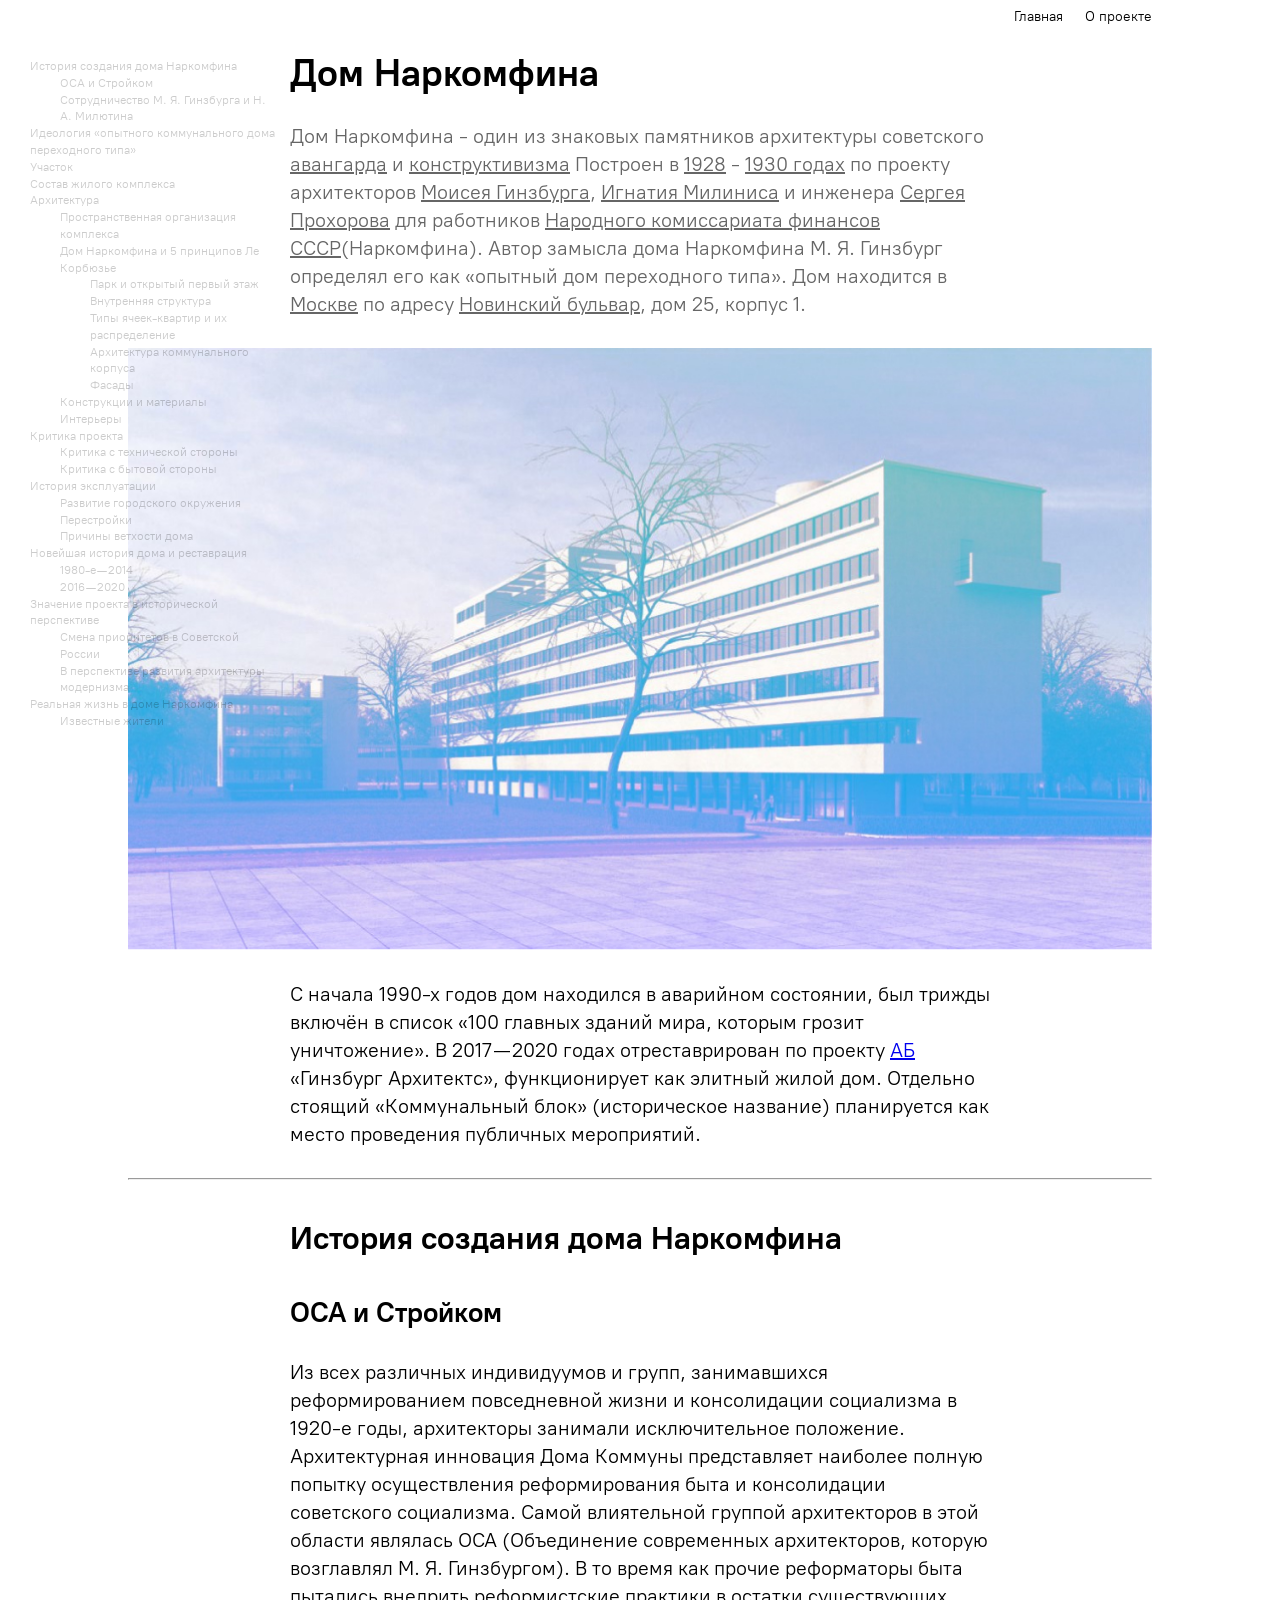
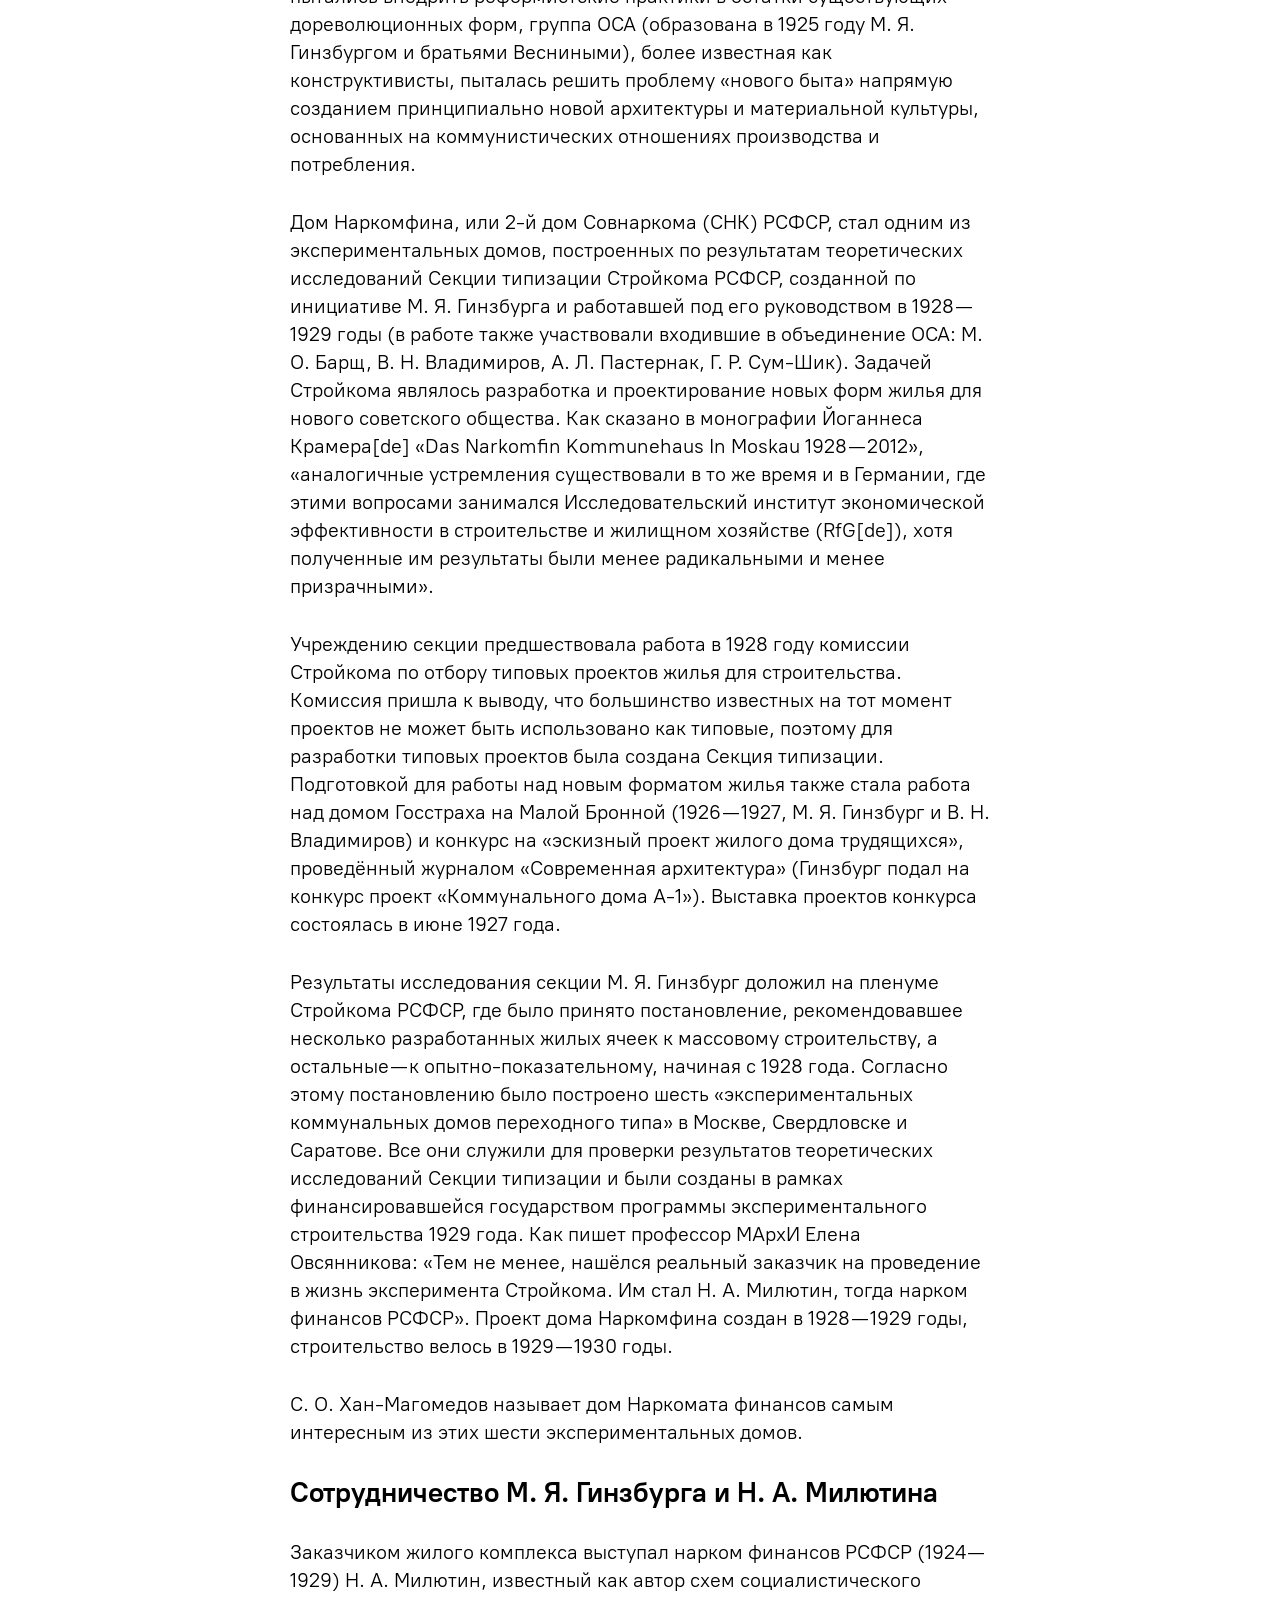
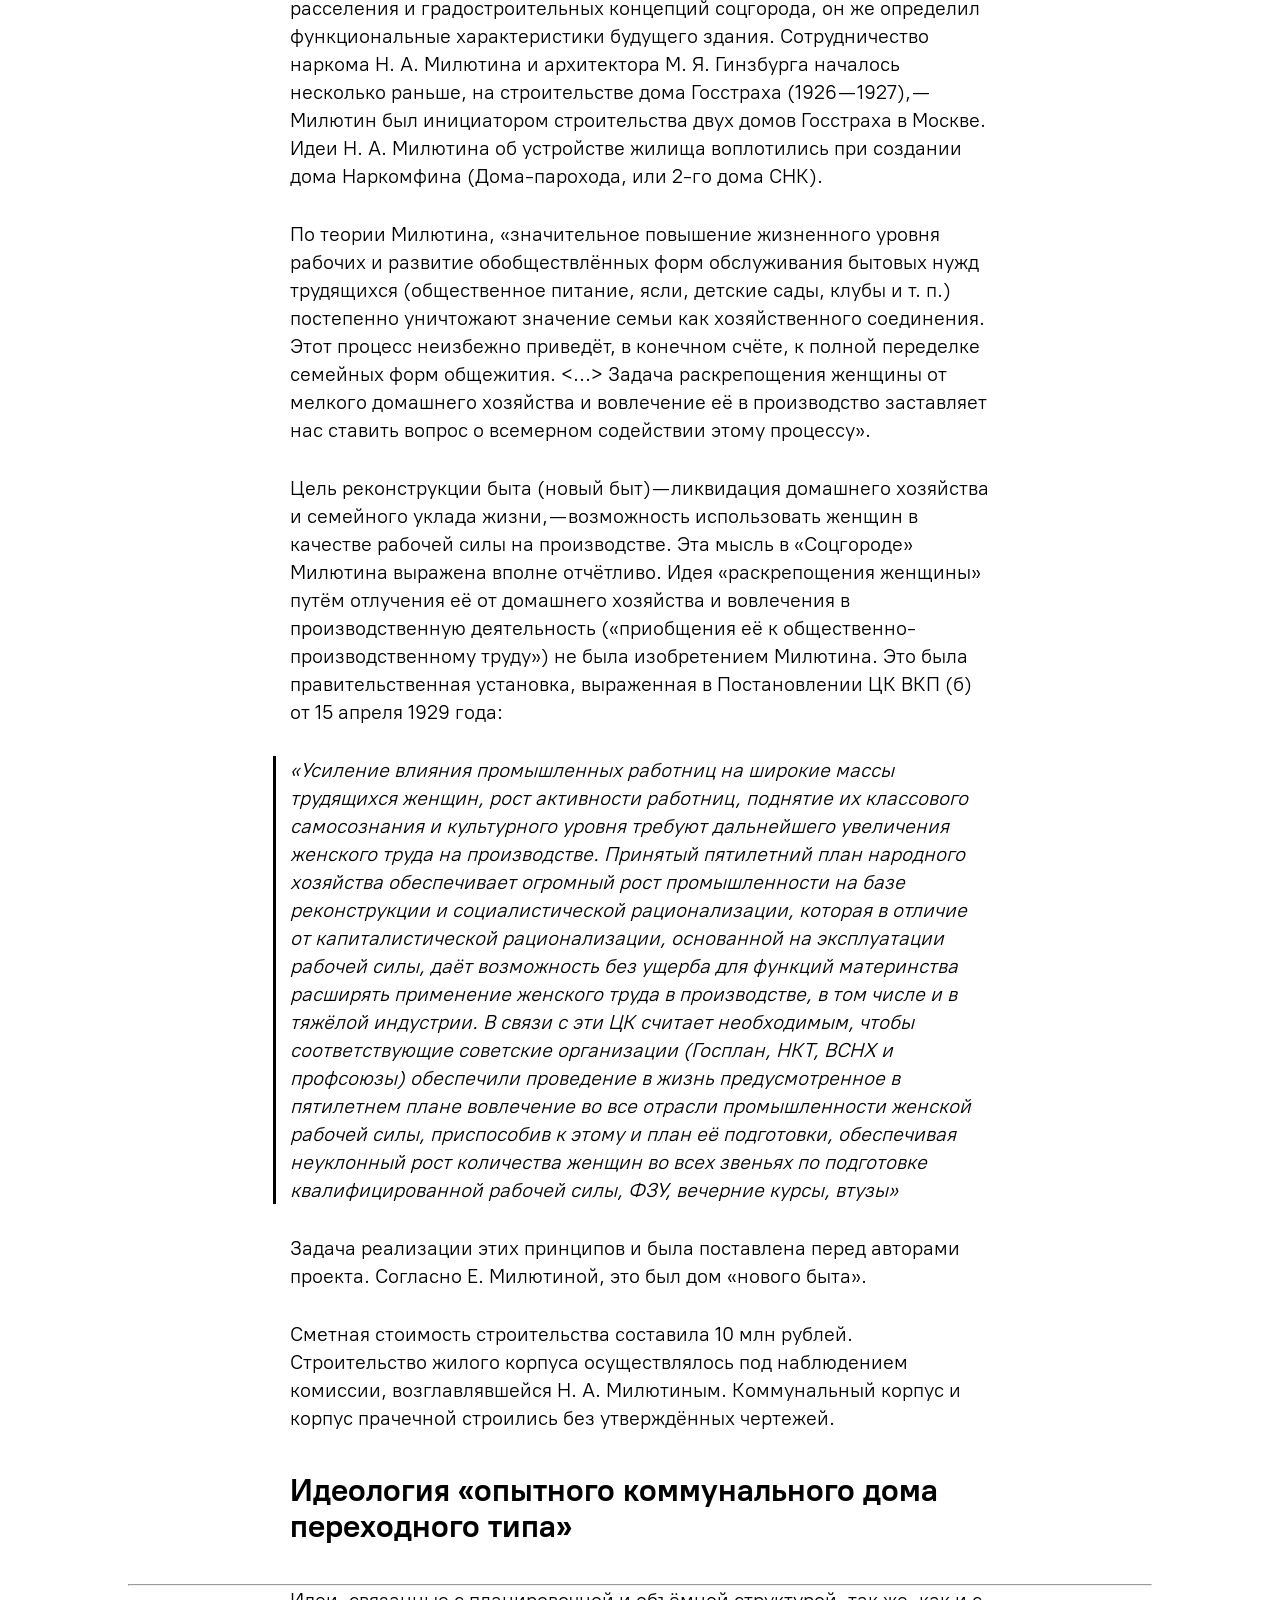
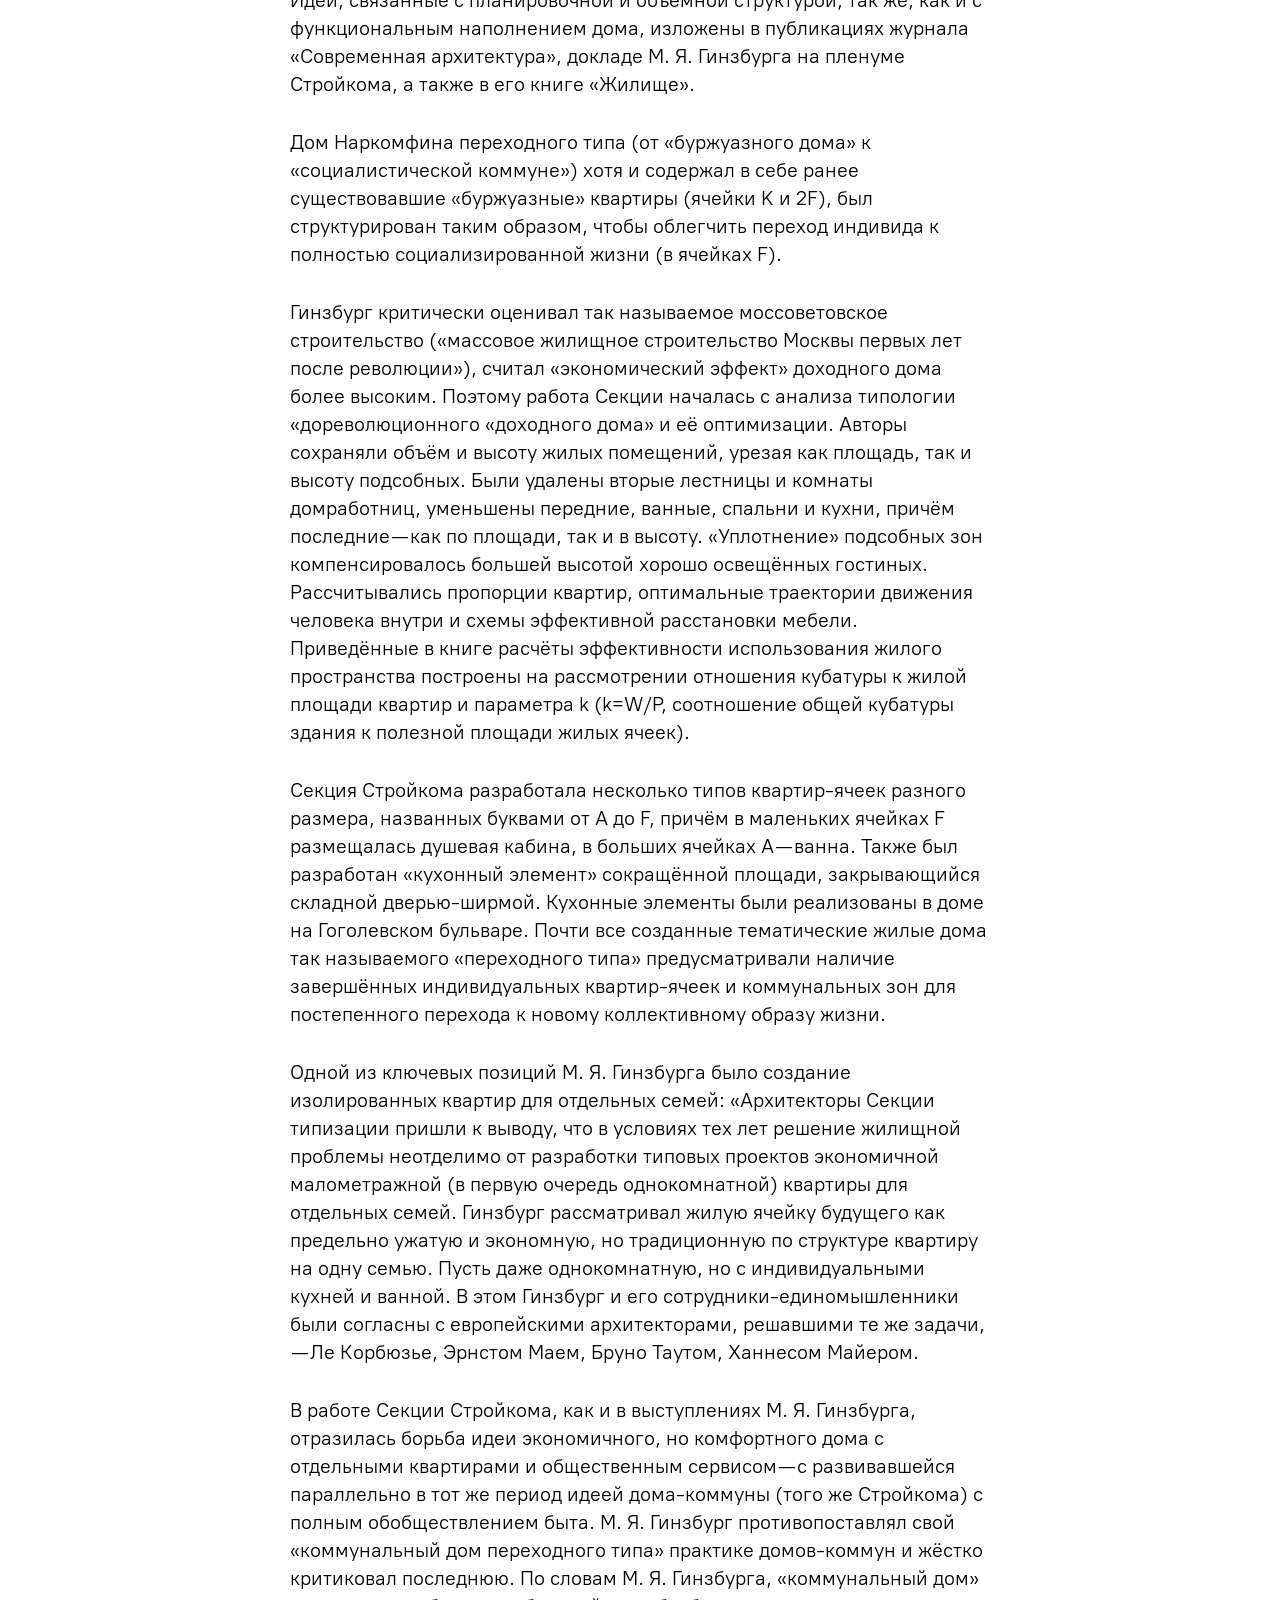
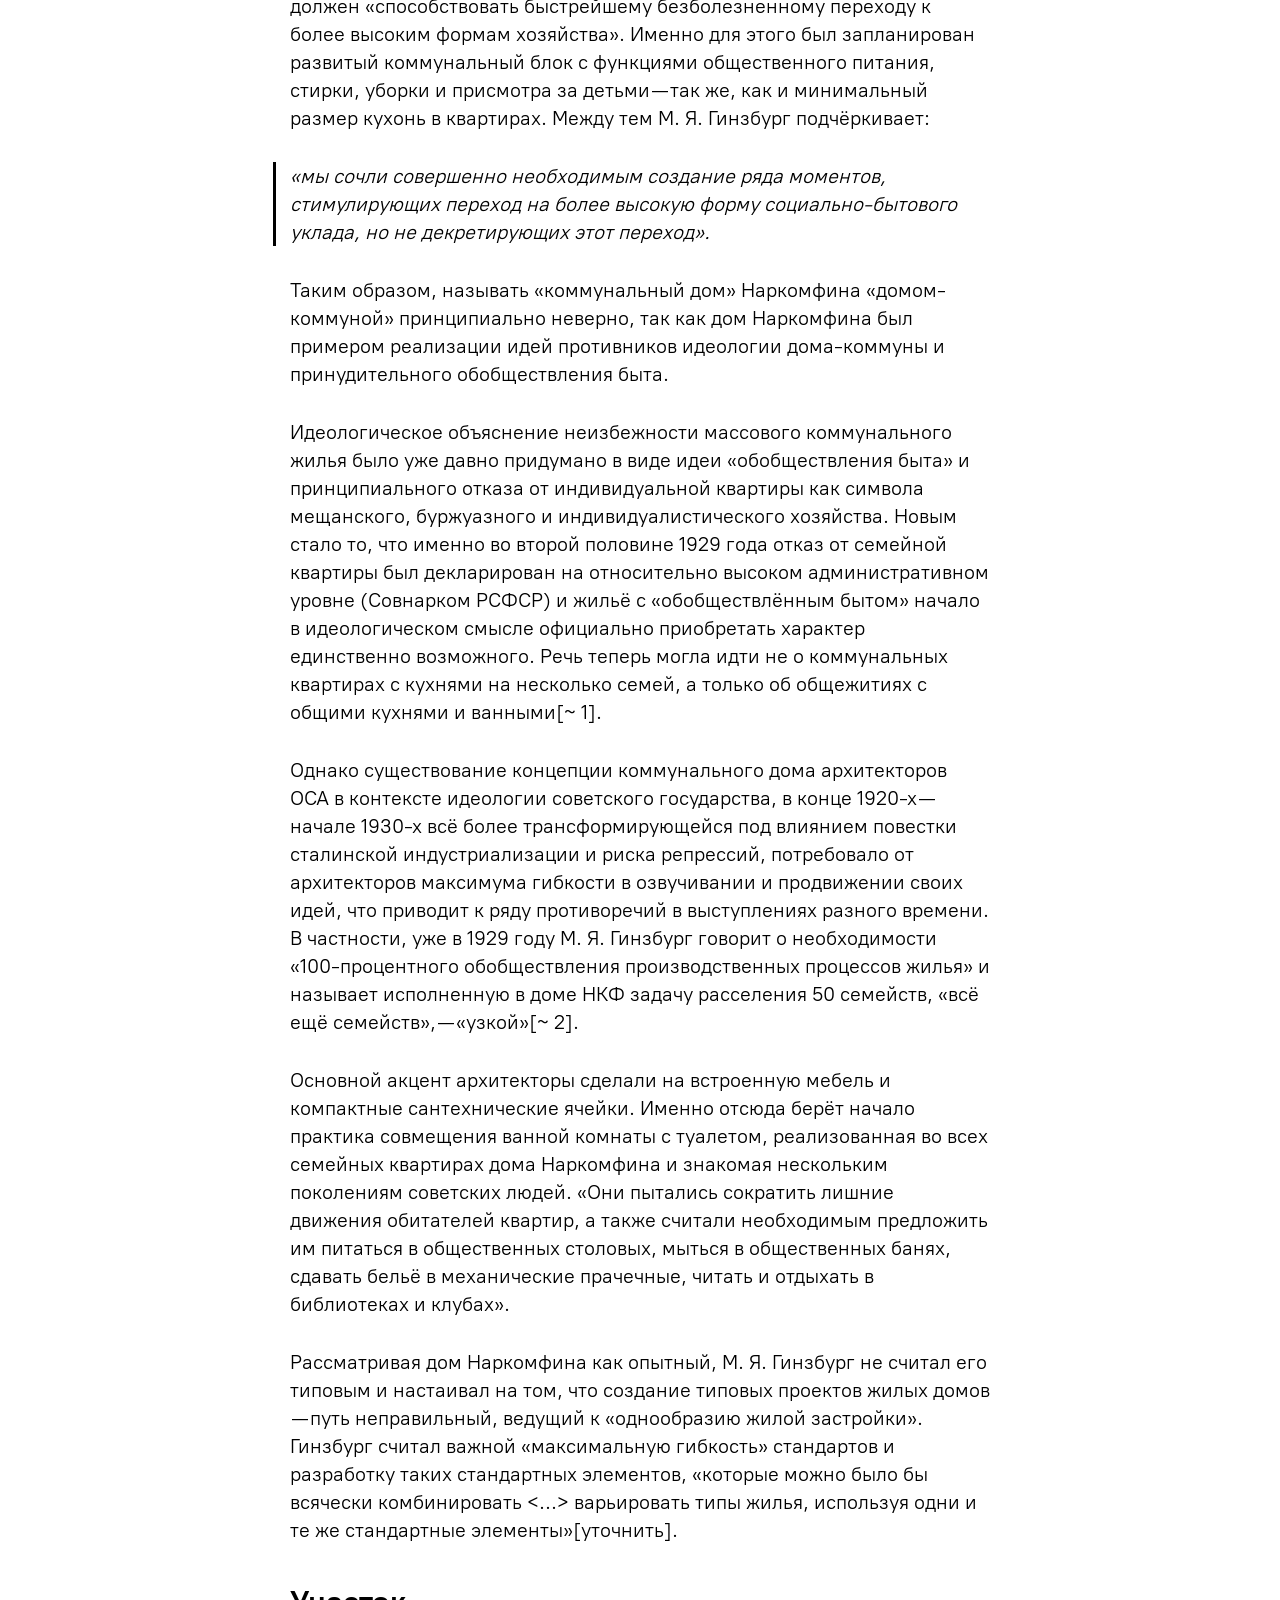
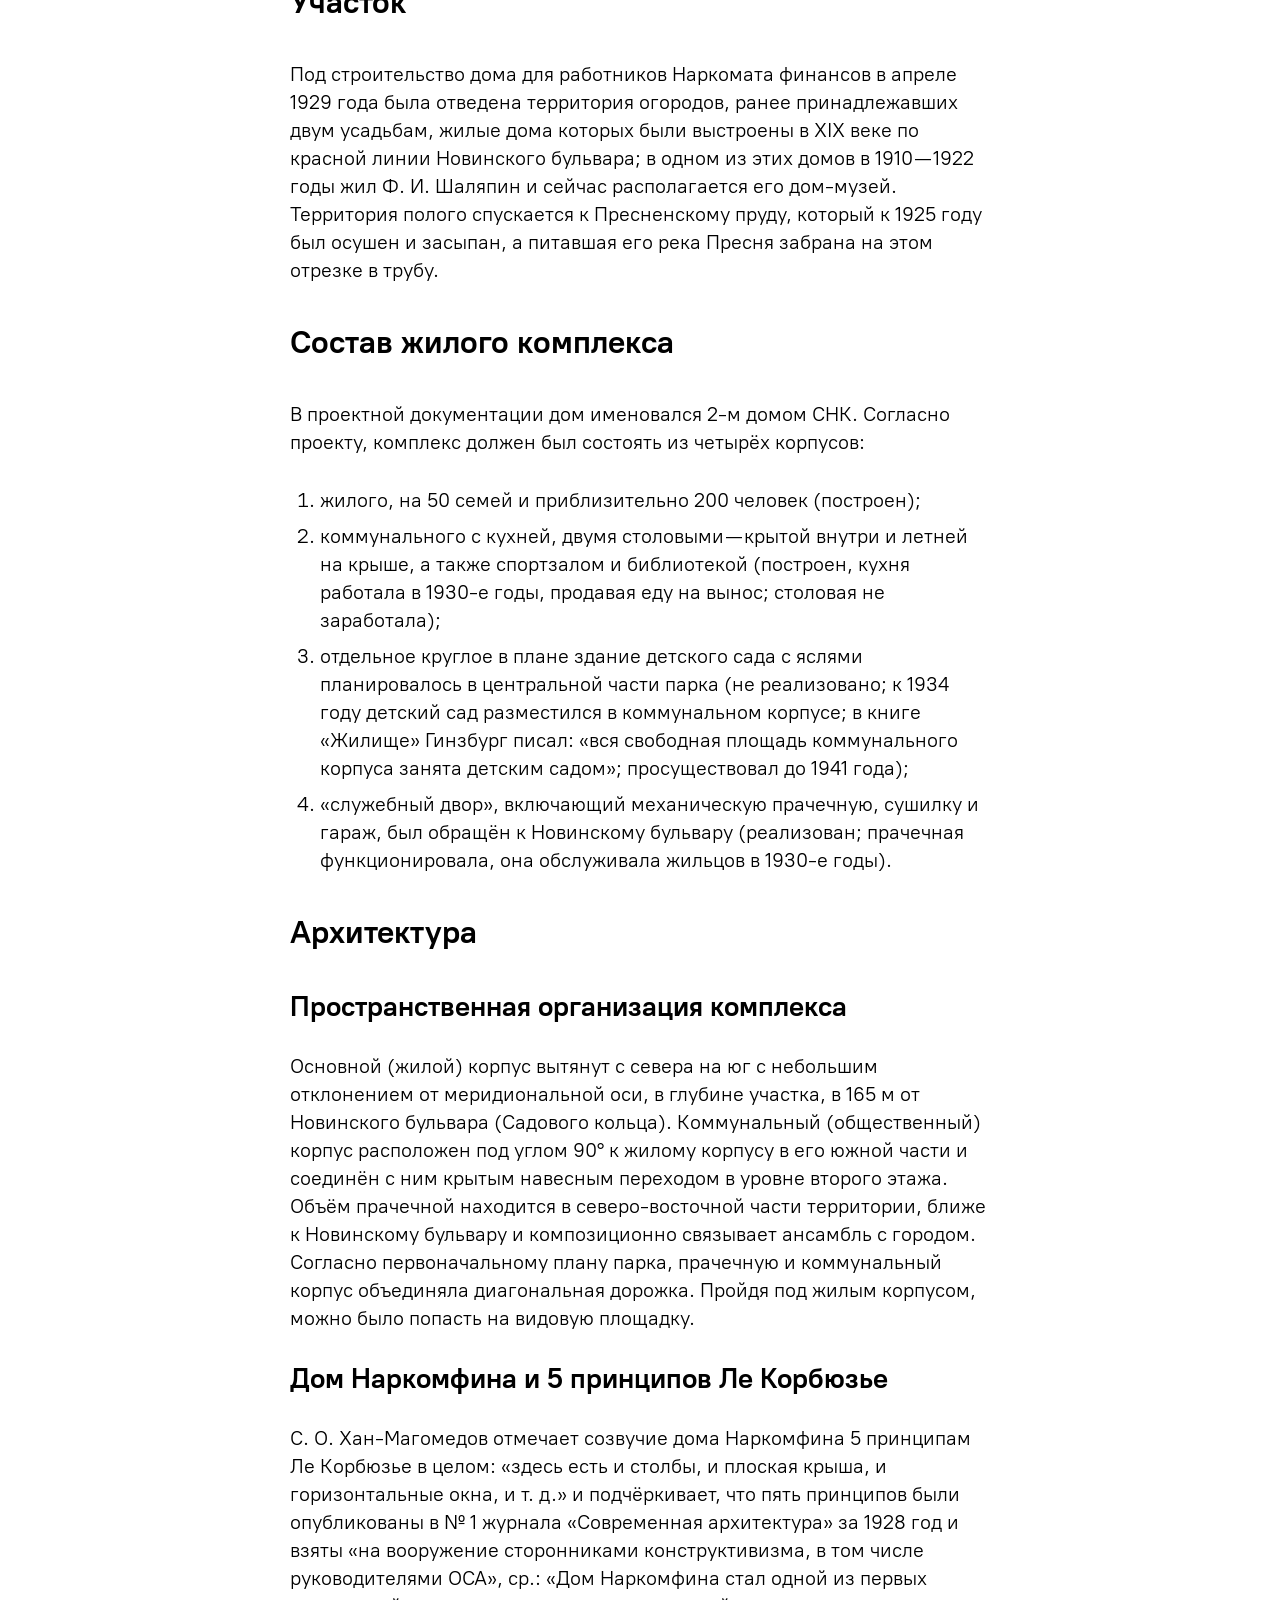
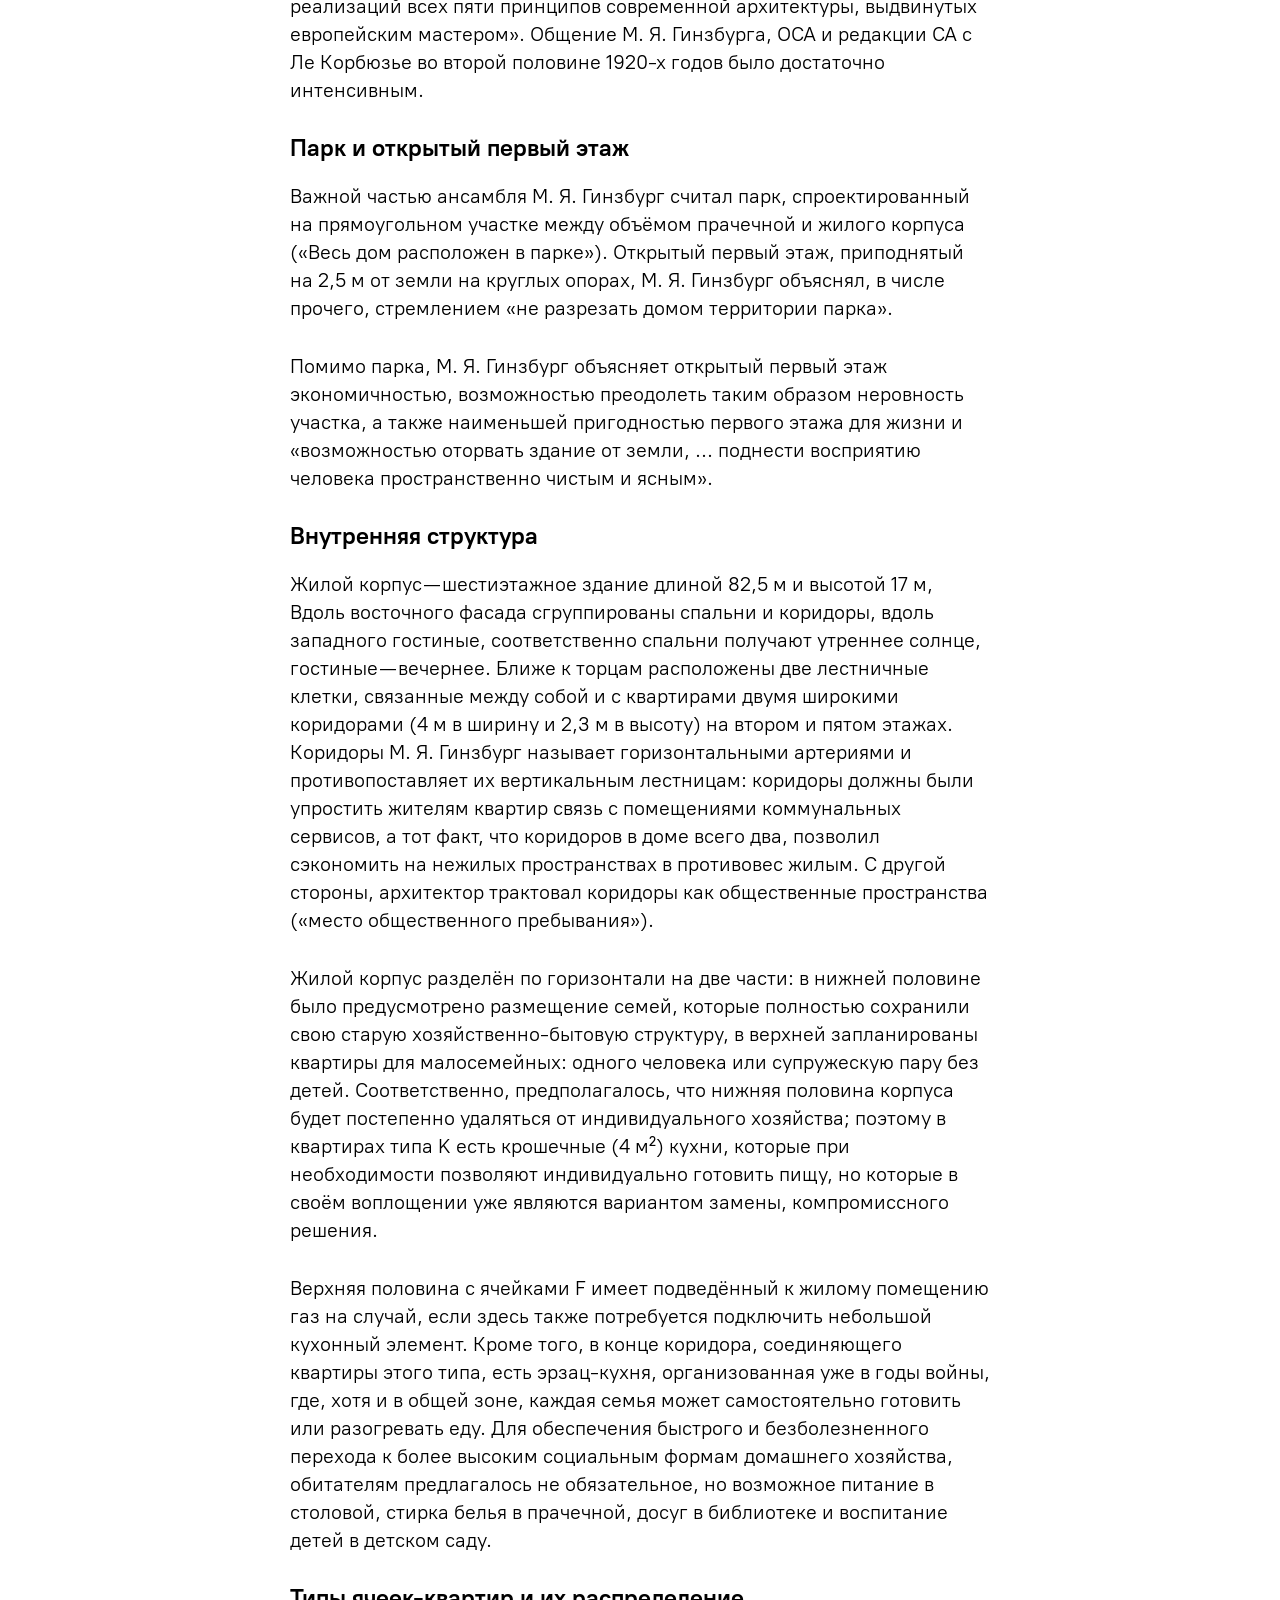
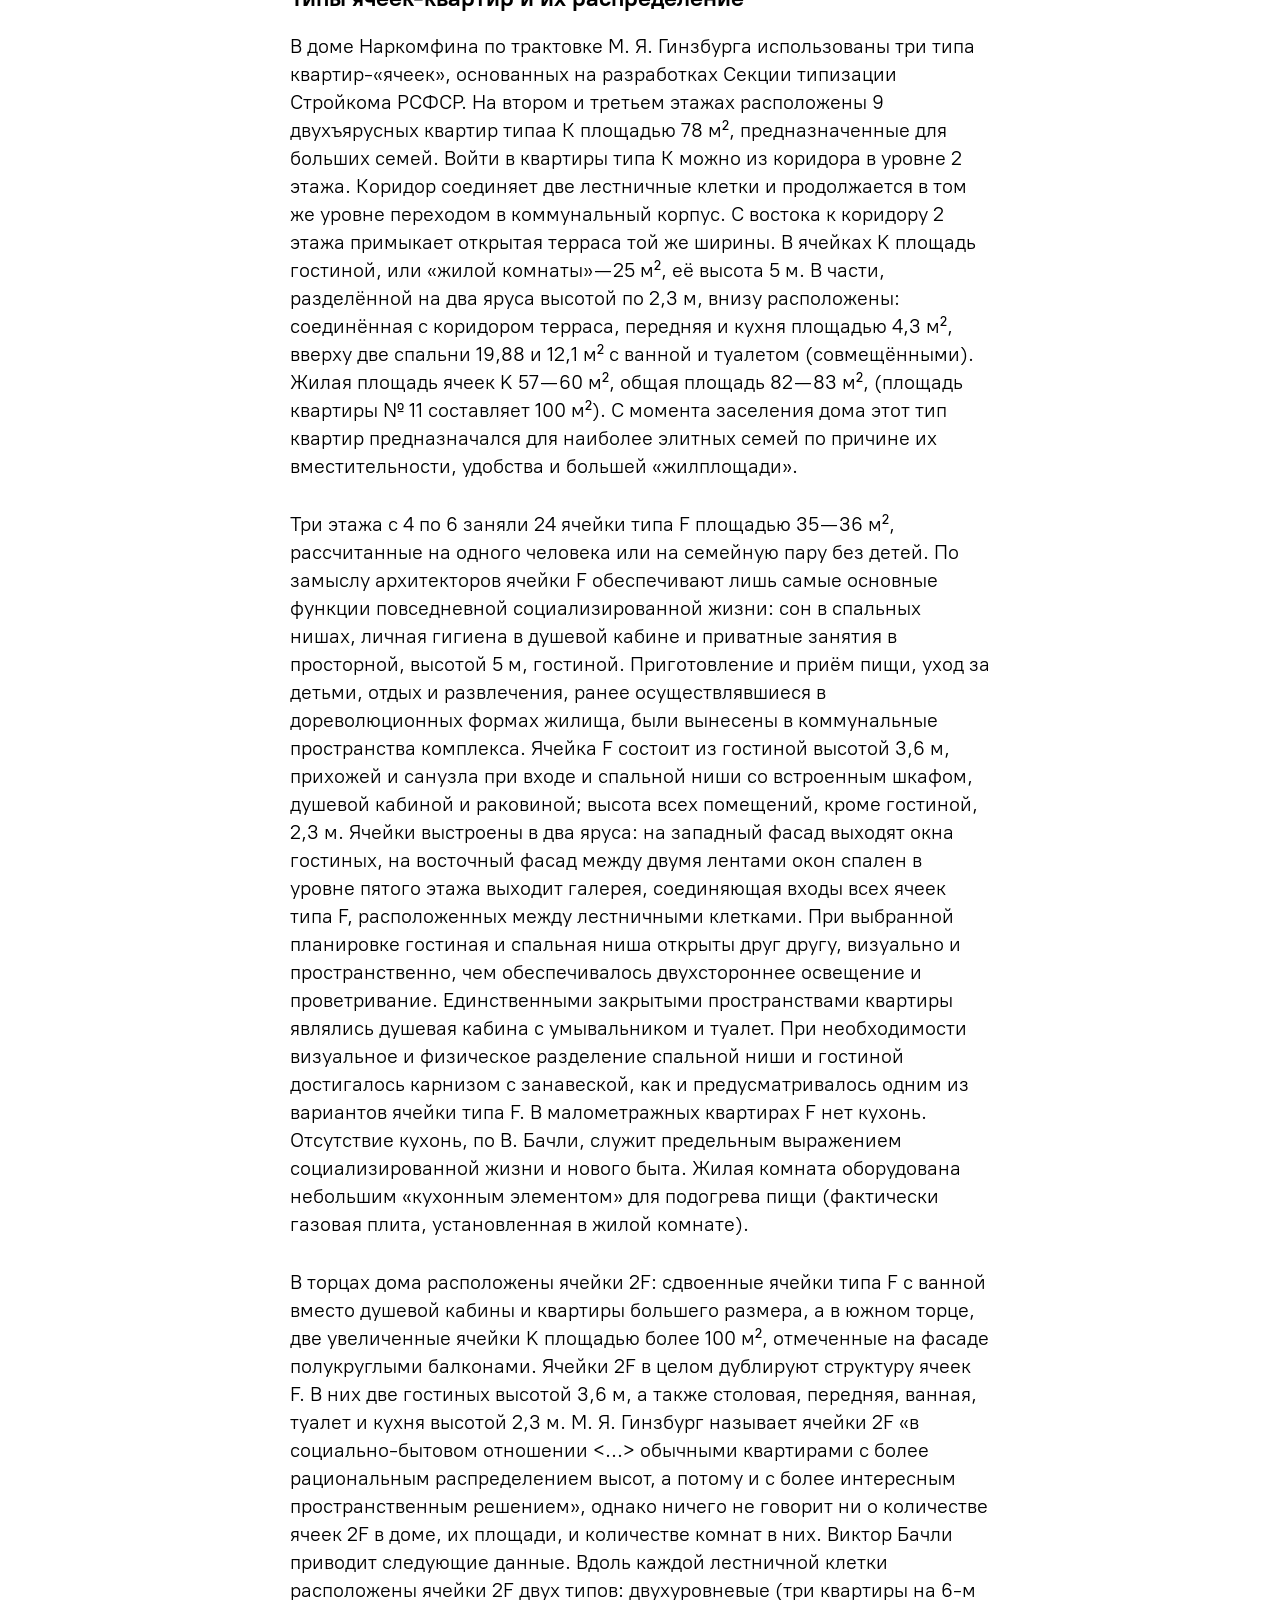
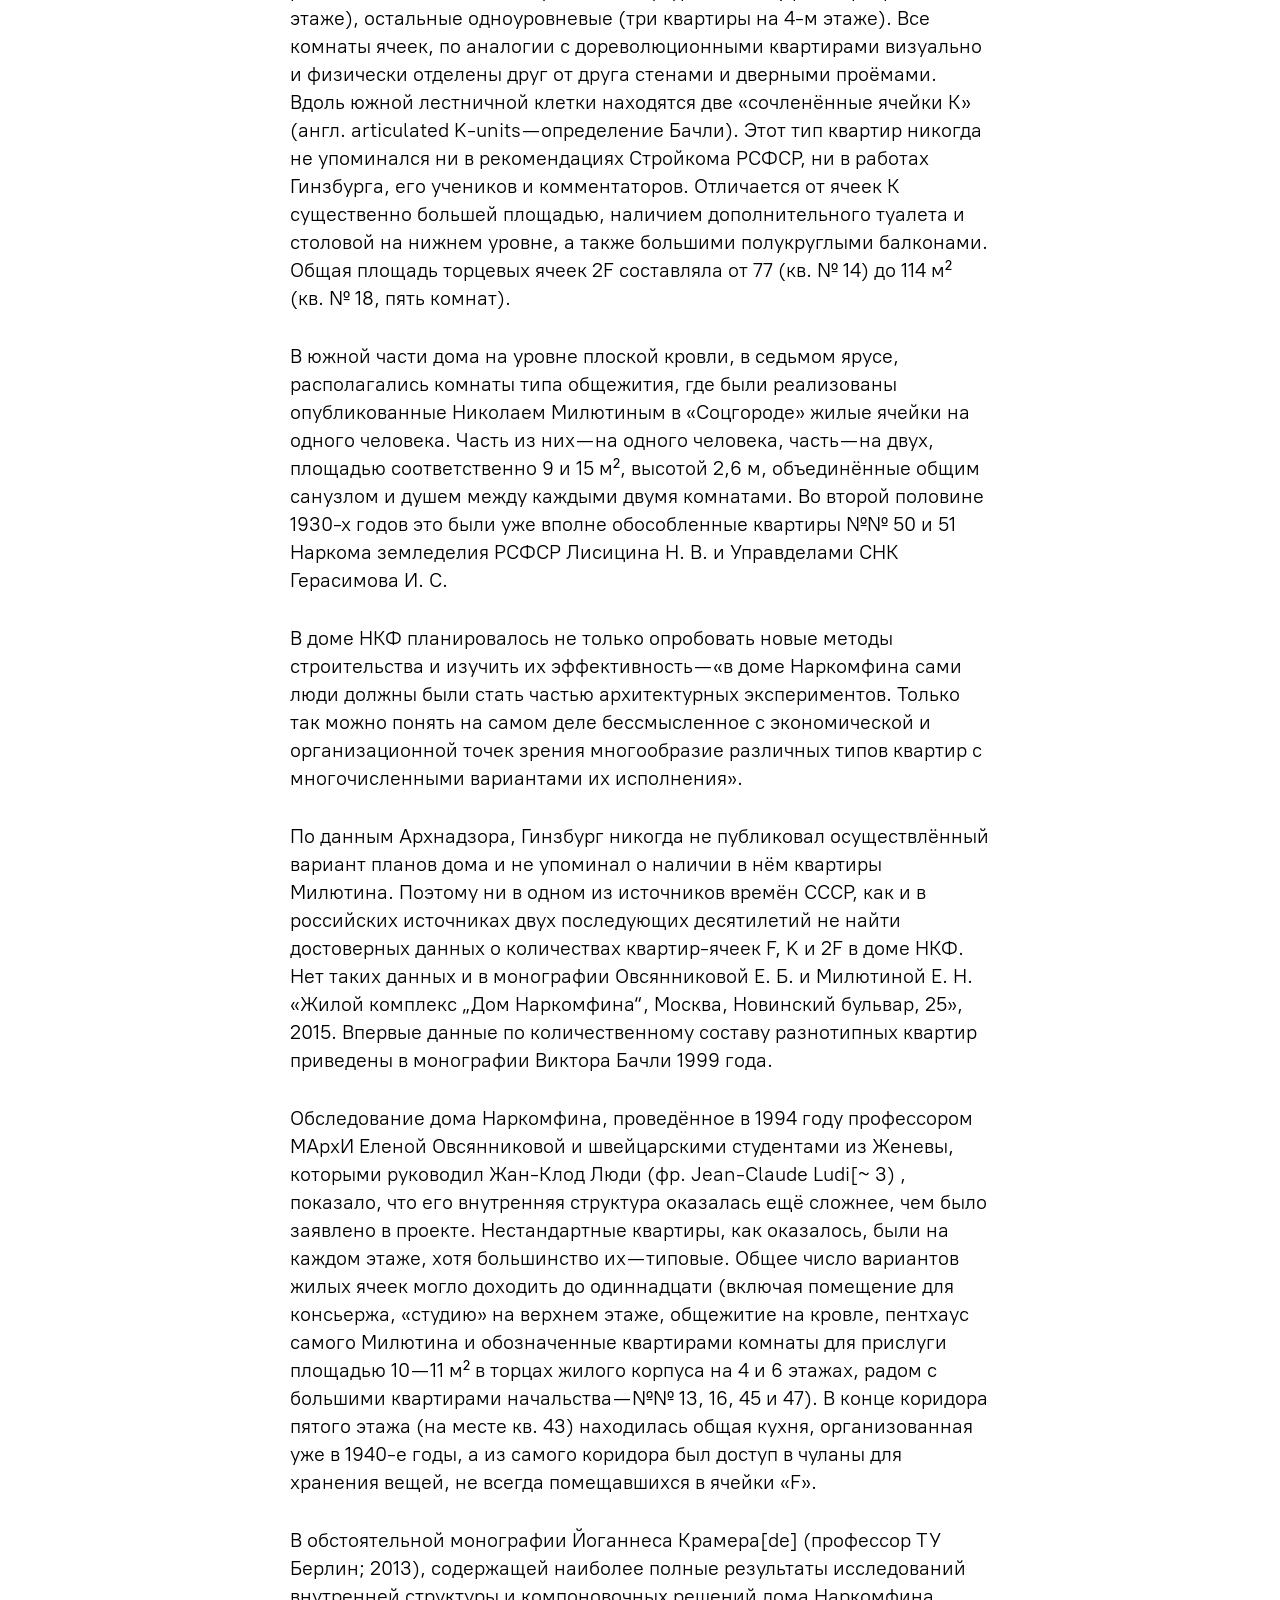
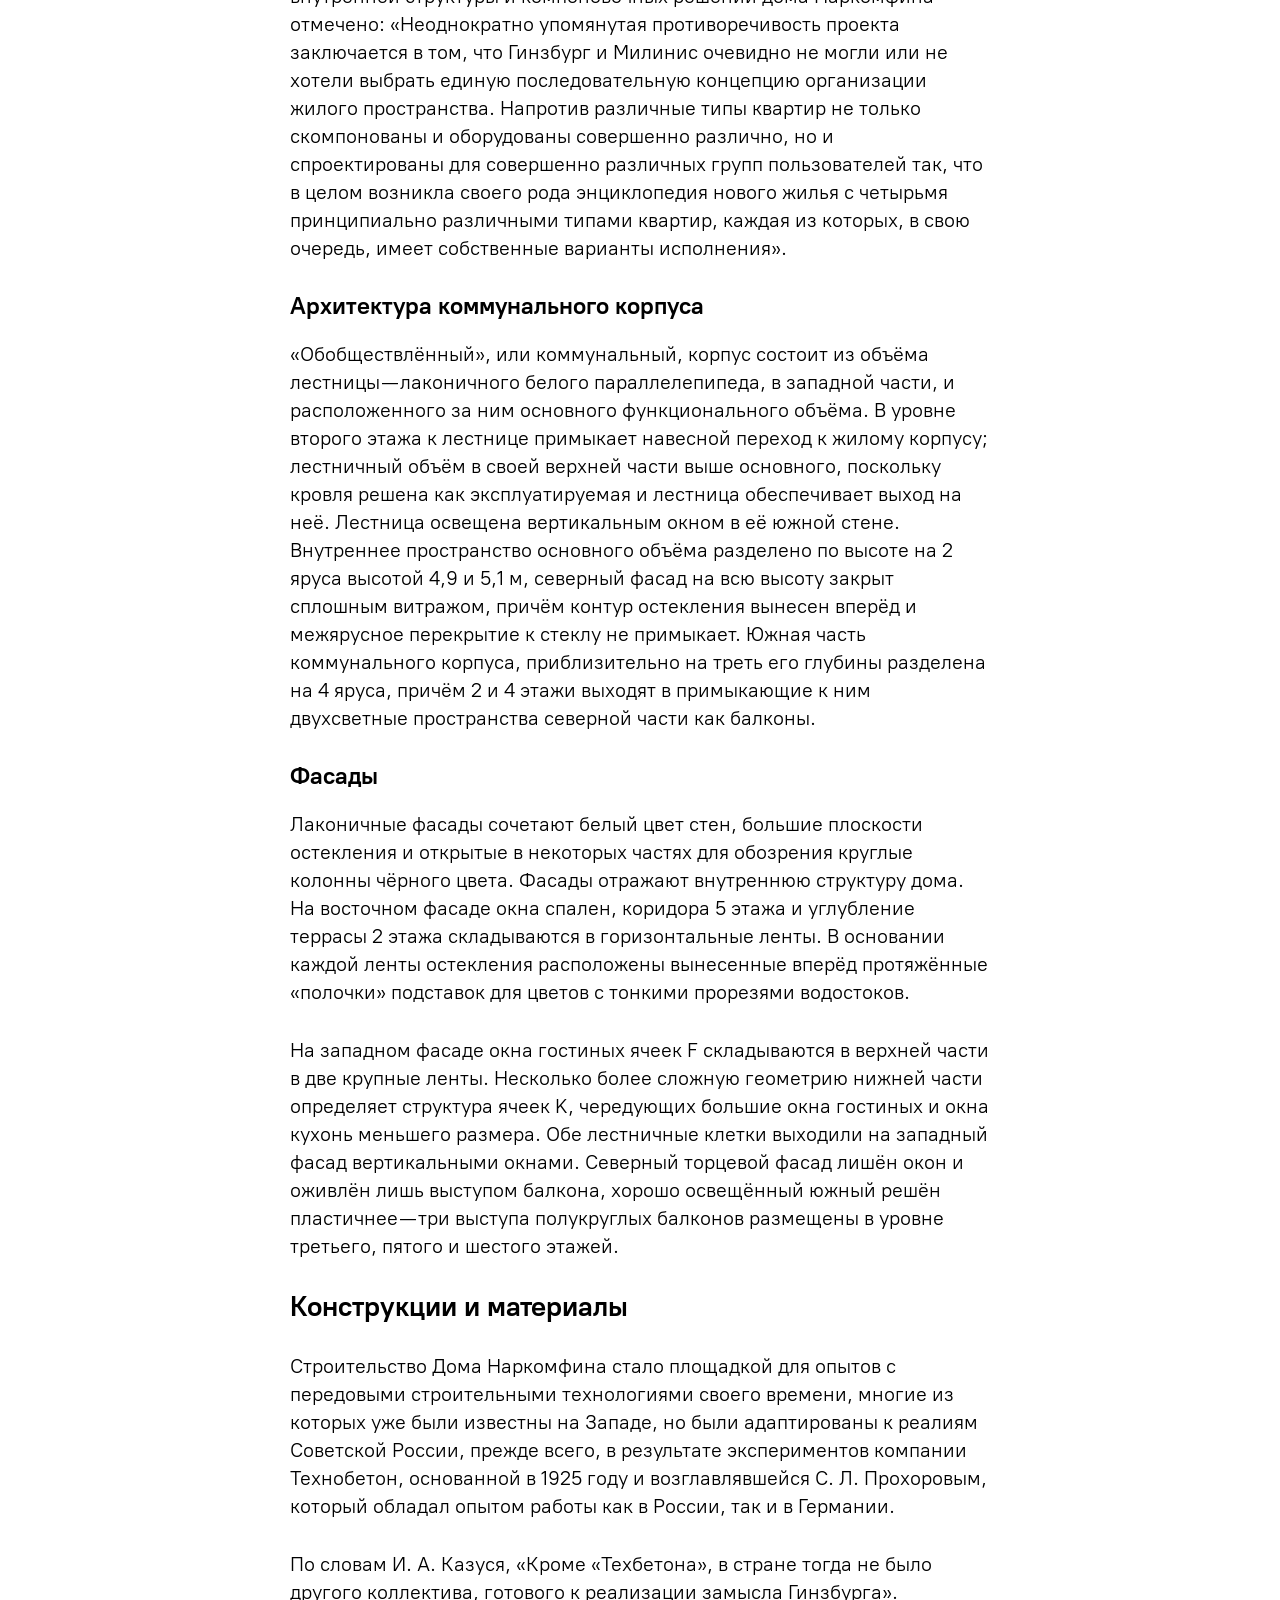
<file: index.html>
<!doctype html>
<html lang="ru">
  <head>
    <meta charset="UTF-8" />
    <meta name="viewport" content="width=device-width, initial-scale=1.0" />
    <title>Дом Наркомфина</title>
    <link rel="stylesheet" href="stylesheets/style.css" />
    <link rel="icon" href="images/favicon.ico" type="image/x-icon" />
    <link rel="icon" href="images/favicon.png" type="image/png" />
  </head>
  <body>
    <nav class="menubar">
      <a href="index.html">Главная</a>
      <a href="about.html">О проекте</a>
    </nav>
    <nav class="sidebar">
      <ul>
        <li><a href="#1">История создания дома Наркомфина</a></li>
        <ul>
          <li><a href="#1_1">ОСА и Стройком</a></li>
          <li>
            <a href="#1_2">Сотрудничество М. Я. Гинзбурга и Н. А. Милютина</a>
          </li>
        </ul>
        <li>
          <a href="#2"
            >Идеология «опытного коммунального дома переходного типа»</a
          >
        </li>
        <li><a href="#3">Участок</a></li>
        <li><a href="#4">Состав жилого комплекса</a></li>
        <li><a href="#5">Архитектура</a></li>
        <ul>
          <li><a href="#5_1">Пространственная организация комплекса</a></li>
          <li><a href="#5_2">Дом Наркомфина и 5 принципов Ле Корбюзье</a></li>
          <ul>
            <li><a href="#5_2_1">Парк и открытый первый этаж</a></li>
            <li><a href="#5_2_2">Внутренняя структура</a></li>
            <li><a href="#5_2_3">Типы ячеек-квартир и их распределение</a></li>
            <li><a href="#5_2_4">Архитектура коммунального корпуса</a></li>
            <li><a href="#5_2_5">Фасады</a></li>
          </ul>
          <li><a href="#5_3">Конструкции и материалы</a></li>
          <li><a href="#5_4">Интерьеры</a></li>
        </ul>
        <li><a href="#6">Критика проекта</a></li>
        <ul>
          <li><a href="#6_1">Критика с технической стороны</a></li>
          <li><a href="#6_2">Критика с бытовой стороны</a></li>
        </ul>
        <li><a href="#7">История эксплуатации</a></li>
        <ul>
          <li><a href="#7_1">Развитие городского окружения</a></li>
          <li><a href="#7_2">Перестройки</a></li>
          <li><a href="#7_3">Причины ветхости дома</a></li>
        </ul>
        <li><a href="#8">Новейшая история дома и реставрация</a></li>
        <ul>
          <li><a href="#8_1">1980-е — 2014</a></li>
          <li><a href="#8_2">2016—2020</a></li>
        </ul>
        <li><a href="#9">Значение проекта в исторической перспективе</a></li>
        <ul>
          <li><a href="#9_1">Смена приоритетов в Советской России</a></li>
          <li>
            <a href="#9_2">В перспективе развития архитектуры модернизма</a>
          </li>
        </ul>
        <li><a href="#10">Реальная жизнь в доме Наркомфина</a></li>
        <ul>
          <li><a href="#10_1">Известные жители</a></li>
        </ul>
      </ul>
    </nav>

    <h1>Дом Наркомфина</h1>
    <p>
      <b>Дом Наркомфина</b> - один из знаковых памятников архитектуры советского
      <a
        href="https://ru.wikipedia.org/wiki/%D0%90%D0%B2%D0%B0%D0%BD%D0%B3%D0%B0%D1%80%D0%B4_(%D0%B8%D1%81%D0%BA%D1%83%D1%81%D1%81%D1%82%D0%B2%D0%BE)"
        >авангарда</a
      >
      и
      <a
        href="https://ru.wikipedia.org/wiki/%D0%9A%D0%BE%D0%BD%D1%81%D1%82%D1%80%D1%83%D0%BA%D1%82%D0%B8%D0%B2%D0%B8%D0%B7%D0%BC_(%D0%B8%D1%81%D0%BA%D1%83%D1%81%D1%81%D1%82%D0%B2%D0%BE)"
        >конструктивизма</a
      >
      Построен в
      <a href="https://ru.wikipedia.org/wiki/1928_%D0%B3%D0%BE%D0%B4">1928</a>
      -
      <a href="https://ru.wikipedia.org/wiki/1930_%D0%B3%D0%BE%D0%B4"
        >1930 годах</a
      >
      по проекту архитекторов
      <a
        href="https://ru.wikipedia.org/wiki/%D0%93%D0%B8%D0%BD%D0%B7%D0%B1%D1%83%D1%80%D0%B3,_%D0%9C%D0%BE%D0%B8%D1%81%D0%B5%D0%B9_%D0%AF%D0%BA%D0%BE%D0%B2%D0%BB%D0%B5%D0%B2%D0%B8%D1%87"
        >Моисея Гинзбурга</a
      >,
      <a
        href="https://ru.wikipedia.org/wiki/%D0%9C%D0%B8%D0%BB%D0%B8%D0%BD%D0%B8%D1%81,_%D0%98%D0%B3%D0%BD%D0%B0%D1%82%D0%B8%D0%B9_%D0%A4%D1%80%D0%B0%D0%BD%D1%86%D0%B5%D0%B2%D0%B8%D1%87"
        >Игнатия Милиниса</a
      >
      и инженера
      <a
        href="https://ru.wikipedia.org/wiki/%D0%A1%D0%B5%D1%80%D0%B3%D0%B5%D0%B9_%D0%9B%D1%8C%D0%B2%D0%BE%D0%B2%D0%B8%D1%87_%D0%9F%D1%80%D0%BE%D1%85%D0%BE%D1%80%D0%BE%D0%B2"
        >Сергея Прохорова</a
      >
      для работников
      <a
        href="https://ru.wikipedia.org/wiki/%D0%9D%D0%B0%D1%80%D0%BE%D0%B4%D0%BD%D1%8B%D0%B9_%D0%BA%D0%BE%D0%BC%D0%B8%D1%81%D1%81%D0%B0%D1%80%D0%B8%D0%B0%D1%82_%D1%84%D0%B8%D0%BD%D0%B0%D0%BD%D1%81%D0%BE%D0%B2_%D0%A1%D0%A1%D0%A1%D0%A0"
        >Народного комиссариата финансов СССР</a
      >(Наркомфина). Автор замысла дома Наркомфина М. Я. Гинзбург определял его
      как «опытный дом переходного типа». Дом находится в
      <a
        href="https://ru.wikipedia.org/wiki/%D0%9C%D0%BE%D1%81%D0%BA%D0%B2%D0%B0"
        >Москве</a
      >
      по адресу
      <a
        href="https://ru.wikipedia.org/wiki/%D0%9D%D0%BE%D0%B2%D0%B8%D0%BD%D1%81%D0%BA%D0%B8%D0%B9_%D0%B1%D1%83%D0%BB%D1%8C%D0%B2%D0%B0%D1%80"
        >Новинский бульвар</a
      >, дом 25, корпус 1.
    </p>
    <img src="images/narkomfin.jpg" alt="обложка статьи" />
    <p>
      С начала 1990-х годов дом находился в аварийном состоянии, был трижды
      включён в список «100 главных зданий мира, которым грозит уничтожение». В
      2017—2020 годах отреставрирован по проекту
      <a
        href="https://ru.wikipedia.org/wiki/%D0%90%D1%80%D1%85%D0%B8%D1%82%D0%B5%D0%BA%D1%82%D1%83%D1%80%D0%BD%D0%BE%D0%B5_%D0%B1%D1%8E%D1%80%D0%BE"
        >АБ</a
      >
      «Гинзбург Архитектс», функционирует как элитный жилой дом. Отдельно
      стоящий «Коммунальный блок» (историческое название) планируется как место
      проведения публичных мероприятий.
    </p>
    <hr />
    <h2 id="1">История создания дома Наркомфина</h2>

    <h3 id="1_1">ОСА и Стройком</h3>
    <p>
      Из всех различных индивидуумов и групп, занимавшихся реформированием
      повседневной жизни и консолидации социализма в 1920-е годы, архитекторы
      занимали исключительное положение. Архитектурная инновация Дома Коммуны
      представляет наиболее полную попытку осуществления реформирования быта и
      консолидации советского социализма. Самой влиятельной группой архитекторов
      в этой области являлась ОСА (Объединение современных архитекторов, которую
      возглавлял М. Я. Гинзбургом). В то время как прочие реформаторы быта
      пытались внедрить реформистские практики в остатки существующих
      дореволюционных форм, группа ОСА (образована в 1925 году М. Я. Гинзбургом
      и братьями Весниными), более известная как конструктивисты, пыталась
      решить проблему «нового быта» напрямую созданием принципиально новой
      архитектуры и материальной культуры, основанных на коммунистических
      отношениях производства и потребления.
    </p>
    <p>
      Дом Наркомфина, или 2-й дом Совнаркома (СНК) РСФСР, стал одним из
      экспериментальных домов, построенных по результатам теоретических
      исследований Секции типизации Стройкома РСФСР, созданной по инициативе М.
      Я. Гинзбурга и работавшей под его руководством в 1928—1929 годы (в работе
      также участвовали входившие в объединение ОСА: М. О. Барщ, В. Н.
      Владимиров, А. Л. Пастернак, Г. Р. Сум-Шик). Задачей Стройкома являлось
      разработка и проектирование новых форм жилья для нового советского
      общества. Как сказано в монографии Йоганнеса Крамера[de] «Das Narkomfin
      Kommunehaus In Moskau 1928—2012»,
      <i
        >«аналогичные устремления существовали в то же время и в Германии, где
        этими вопросами занимался Исследовательский институт экономической
        эффективности в строительстве и жилищном хозяйстве (RfG[de]), хотя
        полученные им результаты были менее радикальными и менее призрачными».
      </i>
    </p>
    <p>
      Учреждению секции предшествовала работа в 1928 году комиссии Стройкома по
      отбору типовых проектов жилья для строительства. Комиссия пришла к выводу,
      что большинство известных на тот момент проектов не может быть
      использовано как типовые, поэтому для разработки типовых проектов была
      создана Секция типизации. Подготовкой для работы над новым форматом жилья
      также стала работа над домом Госстраха на Малой Бронной (1926—1927, М. Я.
      Гинзбург и В. Н. Владимиров) и конкурс на «эскизный проект жилого дома
      трудящихся», проведённый журналом «Современная архитектура» (Гинзбург
      подал на конкурс проект «Коммунального дома А-1»). Выставка проектов
      конкурса состоялась в июне 1927 года.
    </p>
    <p>
      Результаты исследования секции М. Я. Гинзбург доложил на пленуме Стройкома
      РСФСР, где было принято постановление, рекомендовавшее несколько
      разработанных жилых ячеек к массовому строительству, а остальные — к
      опытно-показательному, начиная с 1928 года. Согласно этому постановлению
      было построено шесть «экспериментальных коммунальных домов переходного
      типа» в Москве, Свердловске и Саратове. Все они служили для проверки
      результатов теоретических исследований Секции типизации и были созданы в
      рамках финансировавшейся государством программы экспериментального
      строительства 1929 года. Как пишет профессор МАрхИ Елена Овсянникова: «Тем
      не менее, нашёлся реальный заказчик на проведение в жизнь эксперимента
      Стройкома. Им стал Н. А. Милютин, тогда нарком финансов РСФСР». Проект
      дома Наркомфина создан в 1928—1929 годы, строительство велось в 1929—1930
      годы.
    </p>
    <p>
      С. О. Хан-Магомедов называет дом Наркомата финансов самым интересным из
      этих шести экспериментальных домов.
    </p>
    <h3 id="1_2">Сотрудничество М. Я. Гинзбурга и Н. А. Милютина</h3>
    <p>
      Заказчиком жилого комплекса выступал нарком финансов РСФСР (1924—1929) Н.
      А. Милютин, известный как автор схем социалистического расселения и
      градостроительных концепций соцгорода, он же определил функциональные
      характеристики будущего здания. Сотрудничество наркома Н. А. Милютина и
      архитектора М. Я. Гинзбурга началось несколько раньше, на строительстве
      дома Госстраха (1926—1927), — Милютин был инициатором строительства двух
      домов Госстраха в Москве. Идеи Н. А. Милютина об устройстве жилища
      воплотились при создании дома Наркомфина (Дома-парохода, или 2-го дома
      СНК).
    </p>
    <p>
      По теории Милютина,
      <i>
        «значительное повышение жизненного уровня рабочих и развитие
        обобществлённых форм обслуживания бытовых нужд трудящихся (общественное
        питание, ясли, детские сады, клубы и т. п.) постепенно уничтожают
        значение семьи как хозяйственного соединения. Этот процесс неизбежно
        приведёт, в конечном счёте, к полной переделке семейных форм общежития.
        <…> Задача раскрепощения женщины от мелкого домашнего хозяйства и
        вовлечение её в производство заставляет нас ставить вопрос о всемерном
        содействии этому процессу».
      </i>
    </p>
    <p>
      Цель реконструкции быта (<i>новый быт</i>) — ликвидация домашнего
      хозяйства и семейного уклада жизни, — возможность использовать женщин в
      качестве рабочей силы на производстве. Эта мысль в «Соцгороде» Милютина
      выражена вполне отчётливо. Идея «раскрепощения женщины» путём отлучения её
      от домашнего хозяйства и вовлечения в производственную деятельность
      («приобщения её к общественно-производственному труду») не была
      изобретением Милютина. Это была правительственная установка, выраженная в
      Постановлении ЦК ВКП (б) от 15 апреля 1929 года:
    </p>
    <blockquote class="redBlockquote">
      «Усиление влияния промышленных работниц на широкие массы трудящихся
      женщин, рост активности работниц, поднятие их классового самосознания и
      культурного уровня требуют дальнейшего увеличения женского труда на
      производстве. Принятый пятилетний план народного хозяйства обеспечивает
      огромный рост промышленности на базе реконструкции и социалистической
      рационализации, которая в отличие от капиталистической рационализации,
      основанной на эксплуатации рабочей силы, даёт возможность без ущерба для
      функций материнства расширять применение женского труда в производстве, в
      том числе и в тяжёлой индустрии. В связи с эти ЦК считает необходимым,
      чтобы соответствующие советские организации (Госплан, НКТ, ВСНХ и
      профсоюзы) обеспечили проведение в жизнь предусмотренное в пятилетнем
      плане вовлечение во все отрасли промышленности женской рабочей силы,
      приспособив к этому и план её подготовки, обеспечивая неуклонный рост
      количества женщин во всех звеньях по подготовке квалифицированной рабочей
      силы, ФЗУ, вечерние курсы, втузы»
    </blockquote>
    <p>
      Задача реализации этих принципов и была поставлена перед авторами проекта.
      Согласно Е. Милютиной, это был дом «нового быта».
    </p>
    <p>
      Сметная стоимость строительства составила 10 млн рублей. Строительство
      жилого корпуса осуществлялось под наблюдением комиссии, возглавлявшейся Н.
      А. Милютиным. Коммунальный корпус и корпус прачечной строились без
      утверждённых чертежей.
    </p>
    <h2 id="2">Идеология «опытного коммунального дома переходного типа»</h2>
    <hr />
    <p>
      Идеи, связанные с планировочной и объёмной структурой, так же, как и с
      функциональным наполнением дома, изложены в публикациях журнала
      «Современная архитектура», докладе М. Я. Гинзбурга на пленуме Стройкома, а
      также в его книге «Жилище».
    </p>
    <p>
      Дом Наркомфина переходного типа (от «буржуазного дома» к «социалистической
      коммуне») хотя и содержал в себе ранее существовавшие «буржуазные»
      квартиры (ячейки K и 2F), был структурирован таким образом, чтобы
      облегчить переход индивида к полностью социализированной жизни (в ячейках
      F).
    </p>
    <p>
      Гинзбург критически оценивал так называемое моссоветовское строительство
      («массовое жилищное строительство Москвы первых лет после революции»),
      считал «экономический эффект» доходного дома более высоким. Поэтому работа
      Секции началась с анализа типологии «дореволюционного «доходного дома» и
      её оптимизации. Авторы сохраняли объём и высоту жилых помещений, урезая
      как площадь, так и высоту подсобных. Были удалены вторые лестницы и
      комнаты домработниц, уменьшены передние, ванные, спальни и кухни, причём
      последние — как по площади, так и в высоту. «Уплотнение» подсобных зон
      компенсировалось большей высотой хорошо освещённых гостиных.
      Рассчитывались пропорции квартир, оптимальные траектории движения человека
      внутри и схемы эффективной расстановки мебели. Приведённые в книге расчёты
      эффективности использования жилого пространства построены на рассмотрении
      отношения кубатуры к жилой площади квартир и параметра k (k=W/P,
      соотношение общей кубатуры здания к полезной площади жилых ячеек).
    </p>
    <p>
      Секция Стройкома разработала несколько типов квартир-ячеек разного
      размера, названных буквами от A до F, причём в маленьких ячейках F
      размещалась душевая кабина, в больших ячейках А — ванна. Также был
      разработан «кухонный элемент» сокращённой площади, закрывающийся складной
      дверью-ширмой. Кухонные элементы были реализованы в доме на Гоголевском
      бульваре. Почти все созданные тематические жилые дома так называемого
      «переходного типа» предусматривали наличие завершённых индивидуальных
      квартир-ячеек и коммунальных зон для постепенного перехода к новому
      коллективному образу жизни.
    </p>
    <p>
      Одной из ключевых позиций М. Я. Гинзбурга было создание изолированных
      квартир для отдельных семей: «Архитекторы Секции типизации пришли к
      выводу, что в условиях тех лет решение жилищной проблемы неотделимо от
      разработки типовых проектов экономичной малометражной (в первую очередь
      однокомнатной) квартиры для отдельных семей. Гинзбург рассматривал жилую
      ячейку будущего как предельно ужатую и экономную, но традиционную по
      структуре квартиру на одну семью. Пусть даже однокомнатную, но с
      индивидуальными кухней и ванной. В этом Гинзбург и его
      сотрудники-единомышленники были согласны с европейскими архитекторами,
      решавшими те же задачи, — Ле Корбюзье, Эрнстом Маем, Бруно Таутом,
      Ханнесом Майером.
    </p>
    <p>
      В работе Секции Стройкома, как и в выступлениях М. Я. Гинзбурга,
      отразилась борьба идеи экономичного, но комфортного дома с отдельными
      квартирами и общественным сервисом — с развивавшейся параллельно в тот же
      период идеей дома-коммуны (того же Стройкома) с полным обобществлением
      быта. М. Я. Гинзбург противопоставлял свой «коммунальный дом переходного
      типа» практике домов-коммун и жёстко критиковал последнюю. По словам М. Я.
      Гинзбурга, «коммунальный дом» должен
      <i
        >«способствовать быстрейшему безболезненному переходу к более высоким
        формам хозяйства»</i
      >. Именно для этого был запланирован развитый коммунальный блок с
      функциями общественного питания, стирки, уборки и присмотра за детьми —
      так же, как и минимальный размер кухонь в квартирах. Между тем М. Я.
      Гинзбург подчёркивает:
    </p>
    <blockquote>
      <i
        >«мы сочли совершенно необходимым создание ряда моментов, стимулирующих
        переход на более высокую форму социально-бытового уклада, но не
        декретирующих этот переход».</i
      >
    </blockquote>
    <p>
      Таким образом, называть «коммунальный дом» Наркомфина «домом-коммуной»
      принципиально неверно, так как дом Наркомфина был примером реализации идей
      противников идеологии дома-коммуны и принудительного обобществления быта.
    </p>
    <p>
      Идеологическое объяснение неизбежности массового коммунального жилья было
      уже давно придумано в виде идеи «обобществления быта» и принципиального
      отказа от индивидуальной квартиры как символа мещанского, буржуазного и
      индивидуалистического хозяйства. Новым стало то, что именно во второй
      половине 1929 года отказ от семейной квартиры был декларирован на
      относительно высоком административном уровне (Совнарком РСФСР) и жильё с
      «обобществлённым бытом» начало в идеологическом смысле официально
      приобретать характер единственно возможного. Речь теперь могла идти не о
      коммунальных квартирах с кухнями на несколько семей, а только об
      общежитиях с общими кухнями и ванными[~ 1].
    </p>
    <p>
      Однако существование концепции коммунального дома архитекторов ОСА в
      контексте идеологии советского государства, в конце 1920-х — начале 1930-х
      всё более трансформирующейся под влиянием повестки сталинской
      индустриализации и риска репрессий, потребовало от архитекторов максимума
      гибкости в озвучивании и продвижении своих идей, что приводит к ряду
      противоречий в выступлениях разного времени. В частности, уже в 1929 году
      М. Я. Гинзбург говорит о необходимости «100-процентного обобществления
      производственных процессов жилья» и называет исполненную в доме НКФ задачу
      расселения 50 семейств, <i>«всё ещё семейств»</i>, — «узкой»[~ 2].
    </p>
    <p>
      Основной акцент архитекторы сделали на встроенную мебель и компактные
      сантехнические ячейки. Именно отсюда берёт начало практика совмещения
      ванной комнаты с туалетом, реализованная во всех семейных квартирах дома
      Наркомфина и знакомая нескольким поколениям советских людей.
      <i>
        «Они пытались сократить лишние движения обитателей квартир, а также
        считали необходимым предложить им питаться в общественных столовых,
        мыться в общественных банях, сдавать бельё в механические прачечные,
        читать и отдыхать в библиотеках и клубах».
      </i>
    </p>
    <p>
      Рассматривая дом Наркомфина как опытный, М. Я. Гинзбург не считал его
      типовым и настаивал на том, что создание типовых проектов жилых домов —
      путь неправильный, ведущий к «однообразию жилой застройки». Гинзбург
      считал важной «максимальную гибкость» стандартов и разработку таких
      стандартных элементов, «которые можно было бы всячески комбинировать <…>
      варьировать типы жилья, используя одни и те же стандартные
      элементы»[уточнить].
    </p>
    <h2 id="3">Участок</h2>
    <p>
      Под строительство дома для работников Наркомата финансов в апреле 1929
      года была отведена территория огородов, ранее принадлежавших двум
      усадьбам, жилые дома которых были выстроены в XIX веке по красной линии
      Новинского бульвара; в одном из этих домов в 1910—1922 годы жил Ф. И.
      Шаляпин и сейчас располагается его дом-музей. Территория полого спускается
      к Пресненскому пруду, который к 1925 году был осушен и засыпан, а питавшая
      его река Пресня забрана на этом отрезке в трубу.
    </p>
    <h2 id="4">Состав жилого комплекса</h2>

    <p>
      В проектной документации дом именовался 2-м домом СНК. Согласно проекту,
      комплекс должен был состоять из четырёх корпусов:
    </p>
    <ol>
      <li>жилого, на 50 семей и приблизительно 200 человек (построен);</li>
      <li>
        коммунального с кухней, двумя столовыми — крытой внутри и летней на
        крыше, а также спортзалом и библиотекой (построен, кухня работала в
        1930-е годы, продавая еду на вынос; столовая не заработала);
      </li>
      <li>
        отдельное круглое в плане здание детского сада с яслями планировалось в
        центральной части парка (не реализовано; к 1934 году детский сад
        разместился в коммунальном корпусе; в книге «Жилище» Гинзбург писал:
        «вся свободная площадь коммунального корпуса занята детским садом»;
        просуществовал до 1941 года);
      </li>
      <li>
        «служебный двор», включающий механическую прачечную, сушилку и гараж,
        был обращён к Новинскому бульвару (реализован; прачечная
        функционировала, она обслуживала жильцов в 1930-е годы).
      </li>
    </ol>
    <h2 id="5">Архитектура</h2>

    <h3 id="">Пространственная организация комплекса</h3>
    <p>
      Основной (жилой) корпус вытянут с севера на юг с небольшим отклонением от
      меридиональной оси, в глубине участка, в 165 м от Новинского бульвара
      (Садового кольца). Коммунальный (общественный) корпус расположен под углом
      90° к жилому корпусу в его южной части и соединён с ним крытым навесным
      переходом в уровне второго этажа. Объём прачечной находится в
      северо-восточной части территории, ближе к Новинскому бульвару и
      композиционно связывает ансамбль с городом. Согласно первоначальному плану
      парка, прачечную и коммунальный корпус объединяла диагональная дорожка.
      Пройдя под жилым корпусом, можно было попасть на видовую площадку.
    </p>
    <h3 id="">Дом Наркомфина и 5 принципов Ле Корбюзье</h3>
    <p>
      С. О. Хан-Магомедов отмечает созвучие дома Наркомфина 5 принципам Ле
      Корбюзье в целом: «здесь есть и столбы, и плоская крыша, и горизонтальные
      окна, и т. д.» и подчёркивает, что пять принципов были опубликованы в № 1
      журнала «Современная архитектура» за 1928 год и взяты «на вооружение
      сторонниками конструктивизма, в том числе руководителями ОСА», ср.: «Дом
      Наркомфина стал одной из первых реализаций всех пяти принципов современной
      архитектуры, выдвинутых европейским мастером». Общение М. Я. Гинзбурга,
      ОСА и редакции СА с Ле Корбюзье во второй половине 1920-х годов было
      достаточно интенсивным.
    </p>
    <h4 id="5_2_1">Парк и открытый первый этаж</h4>
    <p>
      Важной частью ансамбля М. Я. Гинзбург считал парк, спроектированный на
      прямоугольном участке между объёмом прачечной и жилого корпуса («Весь дом
      расположен в парке»). Открытый первый этаж, приподнятый на 2,5 м от земли
      на круглых опорах, М. Я. Гинзбург объяснял, в числе прочего, стремлением
      «не разрезать домом территории парка».
    </p>
    <p>
      Помимо парка, М. Я. Гинзбург объясняет открытый первый этаж
      экономичностью, возможностью преодолеть таким образом неровность участка,
      а также наименьшей пригодностью первого этажа для жизни и «возможностью
      оторвать здание от земли, … поднести восприятию человека пространственно
      чистым и ясным».
    </p>
    <h4 id="5_2_2">Внутренняя структура</h4>
    <p>
      Жилой корпус — шестиэтажное здание длиной 82,5 м и высотой 17 м, Вдоль
      восточного фасада сгруппированы спальни и коридоры, вдоль западного
      гостиные, соответственно спальни получают утреннее солнце, гостиные —
      вечернее. Ближе к торцам расположены две лестничные клетки, связанные
      между собой и с квартирами двумя широкими коридорами (4 м в ширину и 2,3 м
      в высоту) на втором и пятом этажах. Коридоры М. Я. Гинзбург называет
      горизонтальными артериями и противопоставляет их вертикальным лестницам:
      коридоры должны были упростить жителям квартир связь с помещениями
      коммунальных сервисов, а тот факт, что коридоров в доме всего два,
      позволил сэкономить на нежилых пространствах в противовес жилым. С другой
      стороны, архитектор трактовал коридоры как общественные пространства
      («место общественного пребывания»).
    </p>
    <p>
      Жилой корпус разделён по горизонтали на две части: в нижней половине было
      предусмотрено размещение семей, которые полностью сохранили свою старую
      хозяйственно-бытовую структуру, в верхней запланированы квартиры для
      малосемейных: одного человека или супружескую пару без детей.
      Соответственно, предполагалось, что нижняя половина корпуса будет
      постепенно удаляться от индивидуального хозяйства; поэтому в квартирах
      типа K есть крошечные (4 м²) кухни, которые при необходимости позволяют
      индивидуально готовить пищу, но которые в своём воплощении уже являются
      вариантом замены, компромиссного решения.
    </p>
    <p>
      Верхняя половина с ячейками F имеет подведённый к жилому помещению газ на
      случай, если здесь также потребуется подключить небольшой кухонный
      элемент. Кроме того, в конце коридора, соединяющего квартиры этого типа,
      есть эрзац-кухня, организованная уже в годы войны, где, хотя и в общей
      зоне, каждая семья может самостоятельно готовить или разогревать еду. Для
      обеспечения быстрого и безболезненного перехода к более высоким социальным
      формам домашнего хозяйства, обитателям предлагалось не обязательное, но
      возможное питание в столовой, стирка белья в прачечной, досуг в библиотеке
      и воспитание детей в детском саду.
    </p>
    <h4 id="5_2_3">Типы ячеек-квартир и их распределение</h4>
    <p>
      В доме Наркомфина по трактовке М. Я. Гинзбурга использованы три типа
      квартир-«ячеек», основанных на разработках Секции типизации Стройкома
      РСФСР. На втором и третьем этажах расположены 9 двухъярусных квартир
      <b>типаа К</b> площадью 78 м², предназначенные для больших семей. Войти в
      квартиры типа К можно из коридора в уровне 2 этажа. Коридор соединяет две
      лестничные клетки и продолжается в том же уровне переходом в коммунальный
      корпус. С востока к коридору 2 этажа примыкает открытая терраса той же
      ширины. В <b>ячейках K</b> площадь гостиной, или «жилой комнаты» — 25 м²,
      её высота 5 м. В части, разделённой на два яруса высотой по 2,3 м, внизу
      расположены: соединённая с коридором терраса, передняя и кухня площадью
      4,3 м², вверху две спальни 19,88 и 12,1 м² с ванной и туалетом
      (совмещёнными). Жилая площадь ячеек K 57—60 м², общая площадь 82—83 м²,
      (площадь квартиры № 11 составляет 100 м²). С момента заселения дома этот
      тип квартир предназначался для наиболее элитных семей по причине их
      вместительности, удобства и большей «жилплощади».
    </p>
    <p>
      Три этажа с 4 по 6 заняли 24 ячейки <b>типа F</b> площадью 35—36 м²,
      рассчитанные на одного человека или на семейную пару без детей. По замыслу
      архитекторов ячейки F обеспечивают лишь самые основные функции
      повседневной социализированной жизни: сон в спальных нишах, личная гигиена
      в душевой кабине и приватные занятия в просторной, высотой 5 м, гостиной.
      Приготовление и приём пищи, уход за детьми, отдых и развлечения, ранее
      осуществлявшиеся в дореволюционных формах жилища, были вынесены в
      коммунальные пространства комплекса. Ячейка F состоит из гостиной высотой
      3,6 м, прихожей и санузла при входе и спальной ниши со встроенным шкафом,
      душевой кабиной и раковиной; высота всех помещений, кроме гостиной, 2,3 м.
      Ячейки выстроены в два яруса: на западный фасад выходят окна гостиных, на
      восточный фасад между двумя лентами окон спален в уровне пятого этажа
      выходит галерея, соединяющая входы всех ячеек типа F, расположенных между
      лестничными клетками. При выбранной планировке гостиная и спальная ниша
      открыты друг другу, визуально и пространственно, чем обеспечивалось
      двухстороннее освещение и проветривание. Единственными закрытыми
      пространствами квартиры являлись душевая кабина с умывальником и туалет.
      При необходимости визуальное и физическое разделение спальной ниши и
      гостиной достигалось карнизом с занавеской, как и предусматривалось одним
      из вариантов ячейки <b>типа F</b>. В малометражных квартирах F нет кухонь.
      Отсутствие кухонь, по В. Бачли, служит предельным выражением
      социализированной жизни и нового быта. Жилая комната оборудована небольшим
      «кухонным элементом» для подогрева пищи (фактически газовая плита,
      установленная в жилой комнате).
    </p>
    <p>
      В торцах дома расположены <b>ячейки 2F</b>: сдвоенные ячейки типа F с
      ванной вместо душевой кабины и квартиры большего размера, а в южном торце,
      две <b>увеличенные ячейки K</b> площадью более 100 м², отмеченные на
      фасаде полукруглыми балконами. Ячейки 2F в целом дублируют структуру ячеек
      F. В них две гостиных высотой 3,6 м, а также столовая, передняя, ванная,
      туалет и кухня высотой 2,3 м. М. Я. Гинзбург называет ячейки 2F «в
      социально-бытовом отношении <…> обычными квартирами с более рациональным
      распределением высот, а потому и с более интересным пространственным
      решением», однако ничего не говорит ни о количестве ячеек 2F в доме, их
      площади, и количестве комнат в них. Виктор Бачли приводит следующие
      данные. Вдоль каждой лестничной клетки расположены ячейки 2F двух типов:
      двухуровневые (три квартиры на 6-м этаже), остальные одноуровневые (три
      квартиры на 4-м этаже). Все комнаты ячеек, по аналогии с дореволюционными
      квартирами визуально и физически отделены друг от друга стенами и дверными
      проёмами. Вдоль южной лестничной клетки находятся две
      <i>«сочленённые ячейки К» (англ. articulated K-units</i> — определение
      Бачли). Этот тип квартир никогда не упоминался ни в рекомендациях
      Стройкома РСФСР, ни в работах Гинзбурга, его учеников и комментаторов.
      Отличается от ячеек К существенно большей площадью, наличием
      дополнительного туалета и столовой на нижнем уровне, а также большими
      полукруглыми балконами. Общая площадь торцевых <b>ячеек 2F</b> составляла
      от 77 (кв. № 14) до 114 м² (кв. № 18, пять комнат).
    </p>
    <p>
      В южной части дома на уровне плоской кровли, в седьмом ярусе,
      располагались комнаты типа общежития, где были реализованы опубликованные
      Николаем Милютиным в «Соцгороде» жилые ячейки на одного человека. Часть из
      них — на одного человека, часть — на двух, площадью соответственно 9 и 15
      м², высотой 2,6 м, объединённые общим санузлом и душем между каждыми двумя
      комнатами. Во второй половине 1930-х годов это были уже вполне
      обособленные квартиры №№ 50 и 51 Наркома земледелия РСФСР Лисицина Н. В. и
      Управделами СНК Герасимова И. С.
    </p>
    <p>
      В доме НКФ планировалось не только опробовать новые методы строительства и
      изучить их эффективность —
      <i>
        «в доме Наркомфина сами люди должны были стать частью архитектурных
        экспериментов. Только так можно понять на самом деле бессмысленное с
        экономической и организационной точек зрения многообразие различных
        типов квартир с многочисленными вариантами их исполнения».
      </i>
    </p>
    <p>
      По данным Архнадзора, Гинзбург никогда не публиковал осуществлённый
      вариант планов дома и не упоминал о наличии в нём квартиры Милютина.
      Поэтому ни в одном из источников времён СССР, как и в российских
      источниках двух последующих десятилетий не найти достоверных данных о
      количествах квартир-ячеек F, K и 2F в доме НКФ. Нет таких данных и в
      монографии Овсянниковой Е. Б. и Милютиной Е. Н. «Жилой комплекс „Дом
      Наркомфина“, Москва, Новинский бульвар, 25», 2015. Впервые данные по
      количественному составу разнотипных квартир приведены в монографии Виктора
      Бачли 1999 года.
    </p>
    <p>
      Обследование дома Наркомфина, проведённое в 1994 году профессором МАрхИ
      Еленой Овсянниковой и швейцарскими студентами из Женевы, которыми
      руководил Жан-Клод Люди (фр. <i>Jean-Claude Ludi[~ 3</i>) , показало, что
      его внутренняя структура оказалась ещё сложнее, чем было заявлено в
      проекте. Нестандартные квартиры, как оказалось, были на каждом этаже, хотя
      большинство их — типовые. Общее число вариантов жилых ячеек могло доходить
      до одиннадцати (включая помещение для консьержа, «студию» на верхнем
      этаже, общежитие на кровле, пентхаус самого Милютина и обозначенные
      квартирами комнаты для прислуги площадью 10—11 м² в торцах жилого корпуса
      на 4 и 6 этажах, радом с большими квартирами начальства — №№ 13, 16, 45 и
      47). В конце коридора пятого этажа (на месте кв. 43) находилась общая
      кухня, организованная уже в 1940-е годы, а из самого коридора был доступ в
      чуланы для хранения вещей, не всегда помещавшихся в ячейки «F».
    </p>
    <p>
      В обстоятельной монографии Йоганнеса Крамера[de] (профессор ТУ Берлин;
      2013), содержащей наиболее полные результаты исследований внутренней
      структуры и компоновочных решений дома Наркомфина отмечено:
      <i
        >«Неоднократно упомянутая противоречивость проекта заключается в том,
        что Гинзбург и Милинис очевидно не могли или не хотели выбрать единую
        последовательную концепцию организации жилого пространства. Напротив
        различные типы квартир не только скомпонованы и оборудованы совершенно
        различно, но и спроектированы для совершенно различных групп
        пользователей так, что в целом возникла своего рода энциклопедия нового
        жилья с четырьмя принципиально различными типами квартир, каждая из
        которых, в свою очередь, имеет собственные варианты исполнения».
      </i>
    </p>
    <h4 id="5_2_4">Архитектура коммунального корпуса</h4>
    <p>
      «Обобществлённый», или коммунальный, корпус состоит из объёма лестницы —
      лаконичного белого параллелепипеда, в западной части, и расположенного за
      ним основного функционального объёма. В уровне второго этажа к лестнице
      примыкает навесной переход к жилому корпусу; лестничный объём в своей
      верхней части выше основного, поскольку кровля решена как эксплуатируемая
      и лестница обеспечивает выход на неё. Лестница освещена вертикальным окном
      в её южной стене. Внутреннее пространство основного объёма разделено по
      высоте на 2 яруса высотой 4,9 и 5,1 м, северный фасад на всю высоту закрыт
      сплошным витражом, причём контур остекления вынесен вперёд и межярусное
      перекрытие к стеклу не примыкает. Южная часть коммунального корпуса,
      приблизительно на треть его глубины разделена на 4 яруса, причём 2 и 4
      этажи выходят в примыкающие к ним двухсветные пространства северной части
      как балконы.
    </p>
    <h4 id="5_2_5">Фасады</h4>
    <p>
      Лаконичные фасады сочетают белый цвет стен, большие плоскости остекления и
      открытые в некоторых частях для обозрения круглые колонны чёрного цвета.
      Фасады отражают внутреннюю структуру дома. На восточном фасаде окна
      спален, коридора 5 этажа и углубление террасы 2 этажа складываются в
      горизонтальные ленты. В основании каждой ленты остекления расположены
      вынесенные вперёд протяжённые «полочки» подставок для цветов с тонкими
      прорезями водостоков.
    </p>
    <p>
      На западном фасаде окна гостиных ячеек F складываются в верхней части в
      две крупные ленты. Несколько более сложную геометрию нижней части
      определяет структура ячеек K, чередующих большие окна гостиных и окна
      кухонь меньшего размера. Обе лестничные клетки выходили на западный фасад
      вертикальными окнами. Северный торцевой фасад лишён окон и оживлён лишь
      выступом балкона, хорошо освещённый южный решён пластичнее — три выступа
      полукруглых балконов размещены в уровне третьего, пятого и шестого этажей.
    </p>
    <h3 id="">Конструкции и материалы</h3>
    <p>
      Строительство Дома Наркомфина стало площадкой для опытов с передовыми
      строительными технологиями своего времени, многие из которых уже были
      известны на Западе, но были адаптированы к реалиям Советской России,
      прежде всего, в результате экспериментов компании Технобетон, основанной в
      1925 году и возглавлявшейся С. Л. Прохоровым, который обладал опытом
      работы как в России, так и в Германии.
    </p>
    <p>
      По словам И. А. Казуся, «Кроме «Техбетона», в стране тогда не было другого
      коллектива, готового к реализации замысла Гинзбурга».
    </p>
    <p>
      Конструктивная схема дома включает несущий монолитный железобетонный
      каркас, самонесущие наружные и внутренние стены из бетонитовых камней и
      перекрытия из монолитного железобетона с заполнением из пустотелых
      бетонитовых камней. Жилой корпус на три блока двумя деформационными швами.
      Монолитные ленточные фундаменты имеют различную глубину заложения в
      зависимости от состояния грунтов на конкретных участках.
    </p>
    <h4 id="">Железобетонный каркас</h4>
    <p>Несущая конструкция всех корпусов — железобетонный каркас.</p>
    <blockquote>
      <i
        >«Статическую нагрузку несут круглые железобетонные столбы с арматурой
        Консидера. В поперечном направлении расстояние между осями 3,50 и 4,50
        м. В продольном направлении — 3,75 м. Столбы в продольном и поперечном
        направлении связаны железобетонными прогонами. В поперечном направлении
        имеются консоли по обе стороны, дающие общую глубину корпуса 10,15 м.
        Таким образом почти все столбы оказываются внутри архитектурного
        пространства, и наружные стены по каждому этажу передают нагрузку
        столбам через консоли. Толщина столбов 35 см. Наружные стены выполнены
        из пустотелых шлакобетонных камней типа „Крестьянин“ в полтора камня с
        засыпкой между камнями 6 см шлака. Общая толщина наружных стен 36
        см».</i
      >
    </blockquote>
    <p>
      Как следует из иллюстраций, приведённых в книге Е. Овсянниковой и Е.
      Милютиной «Жилой комплекс «Дом Наркомфина», выполненных в 2007 году, когда
      штукатурка стен повсеместно обвалилась, материалом стен главного фасада
      являлись шлаковые блоки, а торцевые поверхности дома выполнены из
      обожжённого кирпича.
    </p>
    <h4 id="">Блоки Прохорова</h4>
    <p>
      Важным нововведением С. Л. Прохорова стало использование блоков
      «холодного» бетонитового камня с двумя крупными отверстиями: для
      междуэтажных перекрытий и внутри вертикальных стен между квартирами и в
      ограждении лестничных клеток. Пустоты блоков использовали для прокладки
      канализационных, водосточных и вентиляционных каналов, размещённых внутри
      здания.
    </p>
    <p>
      «Холодные» блоки с двумя отверстиями М. Я. Гинзбург называет «обычными для
      немецкого бетонного строительства» (действительно, они известны, в
      частности, в практике Баухауса). С. Л. Прохоров организовал производство
      похожих блоков с крупными отверстиями прямо на стройплощадке дома
      Наркомфина с использованием станков для производства блоков «Крестьянин»,
      куда подкладывались деревянные вкладыши для изготовления отверстий.
      Впоследствии они получили название «блоков Прохорова».
    </p>
    <p>
      В составе межэтажных перекрытий бетонитовые блоки чередовались с балками
      из армированного бетона. Ширина основных армированных балок, соединяющих
      колонны, — 40 см, между ними на расстоянии 50—60 см отливались
      дополнительные балки шириной 10—15 см; между ними с помощью досок
      специальной опалубки (без гвоздей) укладывали бетонитовые блоки с
      отверстиями внутри. Перекрытие получалось прочным и лёгким. Такая
      технология позволяла экономить до 20 процентов бетона по сравнению с
      монолитной железобетонной плитой.
    </p>
    <h4 id="">Инженерные коммуникации</h4>
    <p>
      Блоки Прохорова позволили спрятать каналы канализации и водоснабжения и
      вентиляции в стены и перекрытия, освободив пространство квартир (поверху
      была проложена только электропроводка). Часть чугунных канализационных
      труб была проложена в составе перекрытий, в местах стыковки больших и
      малых квартир-«ячеек» для прокладки канализации использовались сдвоенные
      балки. Поскольку трубы заливали бетоном вместе с блоками и с арматурой,
      это повлекло отложенные проблемы с доступом к ним для ремонта во время
      эксплуатации, который по этой причине не осуществлялся, протечкам и
      последующей необходимости в разборке и замене части стен во время
      реставрации.
    </p>
    <h4 id="">Внешние стены</h4>
    <p>
      Каркас колонн позволил снять конструктивную нагрузку с внешних стен,
      сделав их самонесущими, и позволил использовать ленточные окна,
      отказавшись от вертикальных простенков. Внешние стены дома сложены из
      бетонных «камней» типа «Крестьянин», со щелевидными пустотами внутри.
      Данный материал напоминает поризованные керамические блоки-«камни», широко
      используемые в современном строительстве. Блоки «Крестьянин»,
      использованные в доме Наркомфина, находят аналогии в современной
      строительной продукции, по размерам и другим параметрам. В составе внешних
      стен блоки укладывали вперевязку в три слоя: целый блок, теплоизоляционный
      слой шлака и полблока. Стена получалась тонкой, 36 см, лёгкой и тёплой. С.
      Л. Прохоров подчёркивал, что такая конструкция стены позволяет экономить
      до 25 % бетона, а её теплоизоляционный эффект лучше, чем у кирпичной стены
      в 2,5 кирпича.
    </p>
    <h4 id="">Другие экспериментальные материалы</h4>
    <p>
      Камышит и соломит, материалы, нередко упоминаемые в связи с Домом
      Наркомфина и строительством периода авангарда в целом, представляют собой
      теплоизоляционные материалы — аналог современной минеральной ваты
      органического происхождения, — из сухой травы или соломы. В доме
      Наркомфина камышит и соломит были использованы в небольшом количестве,
      преимущественно для теплоизоляции мест, в которых балки основного каркаса
      выходят на внешний контур, ради того, чтобы избежать возникновения
      «мостиков холода».
    </p>
    <p>
      Фибролит — прессованные плиты из деревянной стружки и опилок, можно
      считать предтечей современного ДСП[уточнить] или ДВП. В доме Наркомфина
      фибролит использовался только для межкомнатных перегородок. Этот материал
      не выдержал испытания временем, плиты деформировались и утратили несущую
      способность.
    </p>
    <p>
      Ксилолит — покрытие пола из опилок, связанных магнезитом, по
      эксплуатационным качествам аналогичен цементному наливному полу, но теплее
      и мягче. В доме Наркомфина толщина напольного покрытия из ксилолита — 2
      см, его укладывали в 2 слоя. Покрытие сохранилось и законсервировано в
      Коммунальном корпусе и на ступеньках лестниц. Ксилолит по-прежнему
      применяется в интерьерах промышленных помещений
    </p>
    <p>
      Плоская гольццементная кровля дома утеплена шлаком и снабжена водостоками,
      проведёнными в теле внешних стен дома, в частности, на южном торце.
      Мощение кровли было выполнено бетонными плитками с заполнением из гальки.
      Примерно 30—35 % плиток сохранилось и законсервировано по время
      реставрации 2017—2020 годов.
    </p>
    <p>
      Технологические решения кровли с теплоизоляцией «торфоплитами» из
      прессованного торфа и гидроизоляцией битумом следовали схеме,
      разработанной ведущим германским специалистом по плоским крышам Эрнстом
      Маем.
    </p>
    <h3 id="">Интерьеры</h3>
    <h4 id="">Освещение</h4>
    <p>
      Архитекторы дома Наркомфина уделяли большое внимание освещённости
      внутренних пространств. «Лучшей системой», зрительно расширяющей
      пространство, М. Я. Гинзбург называет «горизонтальную световую ленту,
      подтянутую к потолку». При этом по словам архитектора «горизонтальная
      лента даёт значительно более равномерную освещённость». Расчёты коснулись
      и оптимальных отрезков стены выше и ниже окна: в обоих случаях оптимальной
      названа высота простенка 1 м сверху или снизу. Идеальным же решением
      признано сплошное остекление, апробированное в доме Наркомфина на примере
      витража коммунального корпуса.
    </p>
    <h4 id="">Сдвижные окна</h4>
    <p>
      Одно из нововведений дома Наркомфина — окна, скользящие по направляющим,
      сходные с изобретёнными Ле Корбюзье и Пьером Жаннере. Они были
      «доработаны» с учётом климата. Ленточные окна включали два элемента:
      подвижные и неподвижные. Неподвижные с железобетонными рамами, подвижные —
      с дубовыми, скользящими на роликах по направляющему рельсу и
      прижимающимися к бетону рукояткой с эксцентриком. Места прижима в окне с
      деревянной рамой были обиты брезентом и войлоком.
    </p>
    <h4 id="">Цвет</h4>
    <p>
      Эксперименты с цветом в доме Наркомфина стали продолжением опытов, начатых
      М. Я. Гинзбургом в архитектурной комнате бывшего МВТУ (ныне МГТУ им. Н. Э.
      Баумана) и признанных автором не очень удачными: «длительное пребывание в
      этой комнате утомляло». Работой по подбору цветовых решений квартир дома
      Наркомфина руководил художник из Баухауса профессор Хиннерк Шепер[de].
      Стены в квартирах не оклеивали обоями, а гладко окрашивали — тёплые гаммы
      колеров для одних квартир и холодные для других. В квартирах тёплой гаммы
      для потолка была выбрана светлая охра, для стен лимонно-жёлтый. В холодной
      гамме для потолка использовали голубой оттенок брауншвейг, стены же были
      голубоватого и зеленоватого оттенков[~ 4]. В обоих случаях была выбрана
      менее интенсивная гамма, чем в опыте с комнатой МВТУ.
    </p>
    <p>
      «Опыты показали, что тёплая гамма пространственно ограничивает объём:
      холодная же, наоборот, как бы расширяет помещение», — пишет М. Я.
      Гинзбург. Вывод, сделанный архитекторами из экспериментальной раскраски
      интерьеров — следует быть чрезвычайно осторожным в выборе цвета, а яркий
      цвет уместен на потолке, куда мы смотрим не так часто: поэтому основной,
      более яркий тон в окраске квартир дома Наркомфина применялся именно на
      потолках.
    </p>
    <p>
      Во всех жилых помещениях семейных квартир полы из дубового паркета
      (широкий паркет 8 см). В ванных комнатах, по крайней мере, трёхкомнатных
      квартир до 1960 года сохранялись полы из пробкового дерева, позднее
      заменены кафельной плиткой. Электропроводка открытого типа — витой провод
      на фарфоровых изоляторах. Электровыключатели поворотные, как и розетки,
      также фарфоровые.
    </p>
    <h2 id="6">Критика проекта</h2>

    <p>
      Дому Наркомфина посвящено большое количество публикаций, как в советских,
      так и в зарубежных источниках. В западных источниках описания дома
      Наркомфина нередко сопровождаются определениями «утопия» и «утопический» —
      «проект дома Наркомфина — продукт утопических мечтаний молодого Советского
      государства» (англ.
      <i>utopian housing project)[~ 5].</i> В советских публикациях авторы
      старались избегать такой трактовки, привычно используя лексику типа
      «эксперимент», «экспериментальный», «переходного типа» и тому подобной, не
      акцентируя внимание на его результатах[~ 6].
    </p>
    <h3 id="6_1">С технической стороны</h3>
    <p>
      Объектом критики, в первую очередь со стороны качества использованных
      строительных материалов, стали несущие стены, так как жилой корпус ни разу
      не ремонтировали за все почти 90 лет его существования. Штукатурка фасадов
      осыпалась, а стены из кустарно выполненных цементных и шлаковых блоков,
      сделанных прямо на стройке, разрушались. Наполнителями в цементном
      растворе служили разные подручные материалы, в том числе металлургический
      шлак, солома, камыш.
    </p>
    <p>
      Каркасная конструкция дома на опорах весьма затруднила устройство в нём
      вертикальных коммуникаций, не говоря о промерзании нижнего жилого этажа.
      Канализационные стояки пришлось утеплять и пропускать в нестандартных,
      специально утолщённых колоннах, что первоначально не учитывалось в
      эскизном архитектурном решении. Ряд проблем вызвала и плоская кровля и
      связанные с ней протечки. Исполнение такой кровли требует особой
      тщательности и качественных материалов, которые в период строительства
      можно было достать только благодаря инициативе заказчика ранга Милютина.
      Такая кровля требует постоянного ухода — прочистки загрязнённых или
      замёрзших внутренних водостоков, починки покрытия, регулярного сбрасывания
      снега.
    </p>
    <p>
      Использованный во внутренней отделке дома «камышит» оказался плохим
      звукоизолирующим материалом, в частности, в качестве внутренних
      перегородок между первоначально «спальными комнатами», в силу
      обстоятельств заселённых различными семьями. По этому поводу было
      высказано много критических замечаний. К моменту окончания войны
      вентиляционные шахты оказались забитыми, вытяжная вентиляция повсеместно
      не работала. Из-за отсутствия Фиксационных чертежей здания, а также
      поэтажных чертежей разводок водоснабжения, дом оказался фактически
      неремонтопригодным, чем объясняется непроведение капитальных ремонтов за
      весь период его существования.
    </p>
    <p>
      Эксперимент с устройством раздвижных горизонтальных окон
      <i>«не достиг цели и вызвал нарекания жильцов». </i> Ленточные окна
      шириной во всю стену совершенно не отвечали реалиям московского климата.
      Места прижима в окне с деревянной рамой были обиты брезентом и войлоком.
      Через пару десятилетий уплотнения износились, к тому же бетонные рамы
      стали осыпаться, обнажая металлическую арматуру, сдвижные элементы окон
      заклинивали и в зимнее время пропускали холодный воздух.
    </p>
    <p>
      Оборудование квартир не удалось сделать идеальным, ни стилистически, ни
      функционально. Например, там, где удавалось поставить ванну, то это были
      громоздкие дореволюционные чугунные изделия, занимавшие слишком много
      места в габаритах первоначально запланированных душевых кабин. Солидная по
      площади ванная комната была только в квартире Милютина.
    </p>
    <h3 id="6_2">С бытовой стороны</h3>
    <p>
      С бытовой стороны Дом Наркомфина также вызывал множество нареканий.
      Основой явилось нарушение заложенного в проекте принципа заселения типовых
      ячеек (квартир), связанного с тяжелейшим жилищным кризисом в СССР. В Доме
      Наркомфина в 1940—1970-е годы были распространены примеры
      квартир-коммуналок, когда одной из семей приходилось жить в общей комнате,
      а другой — в спальне. При этом минимальные размеры кухонь и санузлов
      приводили к скандалам и, в результате, к резкой критике архитектуры
      авангарда и системы в целом. По-видимому, благополучными исключениями
      являлись квартиры бывших наркомов Н. Милютина и Н. Семашко.
    </p>
    <p>
      Не выдержал Дом Наркомфина и конкуренцию с традиционными в отношении
      строительных технологий домами, выстроенными по инициативе Моссовета. Если
      в Доме Наркомфина лёгкие бетонные блоки разрушались, то толстые и
      непромерзаемые кирпичные стены домов Моссовета до сих пор отличаются
      хорошей звукоизоляцией всех помещений и сохраняют микроклимат в квартирах.
    </p>
    <p>
      В итоге Дом Наркомфина так и не стал «домом-коммуной переходного типа» — к
      середине 1930-х годов утопические проекты первых лет советской власти
      сошли на нет, да и сами жильцы отказались от этой идеи.
    </p>
    <p>
      По словам современного автора
      <i
        >«довольно быстро выяснилось, что номенклатурная элита не готова жить по
        утопическим заветам Гинзбурга»[63</i
      >
      . По данным Виктора Бачли, в предвоенные годы почти половина домохозяйств
      (семей) дома Наркомфина содержала домработницу и не показывала желания
      социализироваться.
    </p>
    <p>
      Идущую вдоль нижнего коридора галерею, предназначенную для встреч и
      общения, быстро превратили в места для сушки белья, позднее — в
      индивидуальные кладовки; терраса с садом на крыше так и не была достроена,
      а общей столовой почти никто не пользовался. Жильцы с удовольствием
      покупали в столовой готовые блюда, однако предпочитали забирать их с собой
      в квартиры, а не питаться вместе[~ 7]. В таком виде коммунальный корпус
      существовал недолго. Через некоторое время общественное питание перестало
      удовлетворять основную массу жильцов, и кухня стала нерентабельной. Вслед
      за этим изменилось и назначение двухсветных залов. Они были приспособлены
      вначале под типографию, а в дальнейшем — под конструкторское бюро.
    </p>
    <p>
      Успешно функционировали только два коммунальных хозяйственно-бытовых
      учреждения: прачечная и детский сад (в коммунальном корпусе). Но и они во
      время войны были закрыты.
    </p>
    <p>
      Авторы монографии советского периода (1986), посвящённой Дому Наркомфина,
      подводя итоги, писали, что «эксперимент с организацией новых форм ведения
      социально-бытового хозяйства для начала 1930-х годов был преждевременным и
      оказался несостоятельным».
    </p>
    <p>
      Английский историк материальной культуры Виктор Бачли в своей работе 1999
      года писал более откровенно, что
      <i
        >«утопизм и стремление к реформированию повседневной жизни, положенные в
        основу проекта дома Наркомфина, впали в немилость практически сразу по
        его завершении. С началом пятилетки и консолидации власти Сталиным
        заложенные в проект идеи коллективизма и феминизма были отвергнуты как
        левацкие и троцкистские».
      </i>
    </p>
    <p>
      По словам современного автора, искусствоведа, проживавшего в доме
      Наркомфина,
      <i
        >«местные жители, владельцы ячеек, наследники номенклатурных работников,
        Моисея Гинзбурга люто ненавидели за его отрицание быта».</i
      >
    </p>
    <h2 id="7">История эксплуатации и проект реставрации</h2>

    <h3 id="">Развитие городского окружения</h3>
    <p>
      В 1933—1935 году на территории, первоначально предназначавшейся для
      детского сада и яслей жилого комплекса (вдоль его южной границы), по
      проекту архитектора Сергея Леонтовича был построен жилой дом работников
      Совнаркома (дом 25, корп. 10), композиционно никак не связанный с
      комплексом. СНК РСФСР выбрал архитектуру, более отвечающую преобладающему
      климату, и построил дом в классическом стиле по проекту архитектора
      Леонтовича. Второй дом СНК был отчётливо «буржуазным», состоящим из
      роскошных отдельных D-ячеек, предназначенных для размещения нуклеарных
      семей, с большими отдельными кухнями.
    </p>
    <p>
      В итоге сохранение усадебных построек по линии Новинского бульвара, а
      также строительство в границах первоначально отведённого участка ещё
      одного жилого дома, чужеродного комплексу, не позволило полностью
      осуществить авторский замысел по организации пространства. К 1934 году
      комплекс начал утрачивать композиционную целостность. Изменения коснулись
      парка между жилым и общественным корпусами и прачечной. В 1937 году были
      пересажены деревья с Новинского бульвара, что нарушило визуальные связи
      элементов композиции. Застройка «пространства первого этажа» прачечной
      исключила возможность прохода через её объём на территорию комплекса.
      Вместе с тем фото немецкой аэросъёмки 1941 года показывает, что
      диагональная дорожка парка от прачечной до сочленения обоих корпусов
      Наркомфина сохранилась.
    </p>
    <p>
      Не были построены: детский сад и ясли, жилой корпус второй очереди (авторы
      проекта архитекторы М. Я. Гинзбург и Г. А. Зунблат) и комплекс служебного
      дворика, объединяющего гараж для жильцов, прачечную, котельную. Сооружена
      была лишь прачечная, использовавшаяся жильцами лишь в первые годы, а после
      войны перешедшая в ведомственное подчинение.
    </p>
    <p>
      К началу 1940-х годов участок вдоль северной границы территории жилого
      комплекса (за дворовым фасадом корпуса прачечной во всю его длину, и в
      глубину двора вплоть до дома Наркомфина с его восточной, северной и
      частично с западной сторон) был выделен под ведомственный гараж СНК РСФСР,
      позднее Совмина РСФСР, его территория площадью около гектара была покрыта
      асфальтом, гараж обнесён забором, а парк за домом с видом на Москва-реку
      был ликвидирован. Гараж просуществовал до 1965 года. В начале 1950-х годов
      в непосредственной близости от дома Наркомфина была возведена одна из
      сталинских высоток — жилой дом на Кудринской площади, ставшая
      архитектурной доминантой Краснопресненского района.
    </p>
    <h3 id="">Перестройки</h3>
    <p>
      С середины 1930-х годов дом № 25, корп. 1 стоял на балансе Совета народных
      комиссаров, с 1946 года — Совета Министров РСФСР вплоть до начала 1960-х
      годов. В 1961 году снят с баланса Совета Министров РСФСР и передан в
      общегородское подчинение (в ЖЭК-6). Коммунальный блок остался на балансе
      Совмина РСФСР и выполнял функцию типографии.
    </p>
    <p>
      В процессе строительства в выходящем на кровлю объёме, предназначенном для
      вентиляционной камеры, разместилась двухуровневая квартира-«пентхаус»
      министра финансов Николая Милютина, спроектированная им для своей семьи с
      согласия М. Гинзбурга[~ 8].
    </p>
    <p>
      Поскольку отдельно стоящее здание детского сада и яслей не было построено,
      значительную часть коммунального корпуса отдали под детский сад. Из
      предусмотренных замыслом общественных функций этого корпуса в 1930-е годы
      в полную силу заработала только кухня. Столовая работала вполсилы,
      поскольку жильцы предпочитали брать обеды на дом. Через некоторое время
      общественное питание перестало удовлетворять основную массу жильцов, и
      кухня стала нерентабельной. Вслед за этим изменилось и назначение
      двухсветных залов. Они были приспособлены вначале под типографию, а в
      дальнейшем — под конструкторское бюро.
    </p>
    <p>
      Идущую вдоль нижнего коридора галерею, предназначенную для встреч и
      общения, жильцы коммунальных квартир постепенно превратили в
      индивидуальные кладовки. В 1930-е годы северная торцевая часть галереи
      второго этажа заложена с образованием дополнительного помещения. В ячейках
      К — в процессе превращения их в коммунальные[~ 9] — парапеты галерей
      верхних уровней повсеместно были заложены в 1930-е и 1940-е годы, на узких
      площадках галерей образованы дополнительные кухни,
      <i
        >тем самым визуально просторный характер квартир был сильно изуродован. </i
      >Совмещённые санузлы квартир типов К и 2F повсеместно были переоборудованы
      в раздельные установкой дополнительных перегородок за счёт уменьшении
      площади ванных комнат.
    </p>
    <p>
      К 1936 году ввиду острого дефицита жилья пролёты между столбами-опорами
      первого этажа были застроены, здесь были размещены дополнительные шесть
      квартир (сверх пятидесяти проектных) с частичным заглублением их в цоколь,
      в общий тамбур которых (на две квартиры) с улицы можно было попасть
      спуском по четырём ступенькам вниз. По планировке трёхкомнатные квартиры
      принципиально отличалась от имевшихся в доме. Включали три жилые комнаты,
      и отдельные кухню, ванную комнату и туалет. Бачли называет их вполне
      сталинскими квартирами.
    </p>
    <p>
      После репрессий 1937—1938 годов небольшие комнаты-квартиры №№ 13, 16, 45,
      47 и большая квартира 43 семьи репрессированного Д. З. Лебедя (стала
      коммунальной кухней) исчезают из реестров домохозяйств дома Наркомфина и,
      как следует из поэтажных планов, приведённых в монографиях Крамера и
      Бачли, в сопредельных с большими квартирами стенах были сделаны проходы, а
      сами комнаты таким образом были включены в их состав (№№ 13, 16, 45 и 47).
    </p>
    <p>
      К началу 1990-х годов из двадцати четырёх ячеек F сохранили оригинальную
      планировку лишь четыре ячейки-квартиры, в которых дифференциация
      пространства обеспечивалась занавесками — практика, отвечавшая
      первоначальным замыслам архитекторов. В остальных квартирах этого типа
      была выполнена сегментация объёма посредством возведения стены с дверью,
      чем обеспечивалось создание полностью изолированной спальной комнаты.
    </p>
    <p>
      После войны в северной части цокольного этажа было организовано служебное
      общежитие (до войны это была отдельная квартира на одну семью, глава
      которой, научный консультант Совета народных комиссаров, был репрессирован
      в 1937 году, а на освободившуюся площадь вселились уже три семьи), третье
      в доме. Служебное помещение было также пристроено к южному фасаду,
      надстроен коммунальный корпус. В 1959 году со стороны западного фасада
      дома пристроена лифтовая шахта, соединённая переходами с основной
      лестницей и примыкающая вплотную к вытяжной трубе котельной.
    </p>
    <p>
      Практически все трёхкомнатные квартиры нижних этажей превратились в
      коммунальные, к чему не были приспособлены; минимальные размеры кухонь и
      санузлов приводили к скандалам. Минимальная ширина лестницы с двумя
      поворотами, соединяющей оба яруса трёхкомнатных квартир, не позволяла
      поднимать по ней габаритную мебель, набиравшую популярность к началу
      1960-х годов. По ней было невозможно спустить с верхнего яруса (где
      располагались спальни) гроб с телом умершего, и покойника приходилось
      выносить на руках.
    </p>
    <p>
      Как пишет в своих воспоминаниях о Доме Наркомфина Екатерина Милютина,
      «квартиры для одиночек заселили семьями, семейные сделали коммунальными.
      Вместо закрытой столовой (коммунальный корпус) на пятом этаже сделали
      коммунальную кухню с рядами плит и корыт. Детский сад закрыли,
      коммунальный корпус превратился в типографию. Прачечная сохранилась, но
      она постепенно перестала обслуживать жильцов. В конце концов дом передали
      в ЖЭК, покрасили немыслимой жёлтой краской и перестали ремонтировать».
    </p>
    <p>
      По состоянию на начало 1960-х годов в доме насчитывалось 58 квартир со 178
      жителями.
    </p>
    <h3 id="">Причины ветхости дома</h3>
    <p>
      За все годы существования дома не было выполнено ни одного капитального
      ремонта. В конце 1970-х власти Москвы собирались сделать капремонт, для
      чего выселили тридцать квартир, но так и не успели. Процесс расселения
      возобновился в конце 1980-х годов, однако по состоянию на начало 2008 года
      там проживало около 15 семей (в реальности одиночек). Отсутствие
      капитального ремонта привели к тому, что дом очень сильно обветшал, его
      состояние долгое время оценивалось экспертами как «критическое». В 2006
      году дом Наркомфина был включён в список памятников мировой культуры,
      находящихся под угрозой исчезновения Всемирного фонда памятников[en]. С
      2010 года часть пустых квартир сдана в аренду под мастерские либо жилые
      помещения, которые в основном заняла «творческая молодёжь», небезразличная
      к архитектурному шедевру.
    </p>
    <p>
      Отсутствие капитального ремонта дома (помимо окраски фасадов) объясняется
      тем, что дом оказался неремонтопригодным — после войны 1941—1945 годов в
      архивах не оказалось детальных чертежей здания, а равным образом и
      чертежей коммуникаций водоснабжения, канализации и вентиляции[~ 10]. Как
      сообщает Е. Б. Овсянникова (2015), «чертежи, чудесным образом, были
      обнаружены в цюрихском архиве Ле Корбюзье». Фиксационные чертежи здания
      также нашлись в 2012 году в семейном архиве А. Гинзбурга
    </p>
    <p>
      Долгое время в публичном пространстве отсутствовала информация о причинах
      бедственного положения дома Наркомфина, так и о не решавшейся на
      протяжении десятилетий ситуации вокруг него. Причина оказалась простой —
      отношение московских властей к эпохе авангарда. Градоначальник Юрий Лужков
      считал себя его идейным противником. Он не уставал повторять, что это
      вредная и ошибочная архитектура. Западные, но не российские средства
      информации цитировали фрагмент выступления Лужкова на открытии ТЦ
      «Новинский пассаж», состоявшемся 8 апреля 2004 года:
      <i
        >«Какая радость, что в нашем городе появляются такие замечательные
        торговые центры, не то, что этот мусор», — сказал Лужков, указывая в
        направлении Наркомфина[~ 11].
      </i>
      — сказал Лужков, указывая в направлении Наркомфина[~ 11].
    </p>
    <h2 id="8">Новейшая история дома и реставрация</h2>
    <p>
      С начала 2000-х годов возникали дискуссии о судьбе дома, предполагавшие
      как снос здания, так и его значительную перестройку. К 2012 году началось
      обрушение конструкций в коммунальном блоке. В 2014 появился проект
      реставрации дома Наркомфина, предложенный архитектурным бюро Kleinewelt
      Architekten, однако исследование самого здания и оригинальных чертежей
      началось только в 2017 году. В том же был утверждён план реконструкции
      здания под руководством внука Моисея Гинзбурга – Алексея и его бюро
      Ginzburg Architects. За ход реконструкции отвечала компания «Лига прав».
      Реконструкция, целью которой было восстановление оригинальных внешней и
      внутренней планировки дома, ленточного остекления, цветовых решений и
      отдельных элементов, была завершена в 2020 году.
    </p>
    <p>
      В 2021 году Музей современного искусства «Гараж» совместно с издательством
      Strelka Press осуществил переиздание книги архитектора Дома Наркомфина
      Моисея Гинзбурга «Стиль и эпоха. Проблемы современной архитектуры», а с
      2022 года «Гараж» проводит по Дому экскурсии и открыл кафе НРКМФН для
      жильцов дома и патронов Музея на третьем этаже коммунального блока.
    </p>
    <h2 id="9">Значение проекта в исторической перспективе</h2>

    <p>
      Дом Наркомфина, будучи задуман как исследовательский эксперимент как
      минимум в нескольких областях: социально-бытовой,
      инженерно-конструктивной, объёмно-планировочной и
      пространственно-пластической, сохранил свою роль знакового примера
      русского авангарда, что проявляется в живом интересе к нему со стороны
      архитекторов, преимущественно западных и части российских, и историков
      авангарда.
    </p>
    <p>
      Принцип компоновки жилых ячеек, подобный применённому в проекте дома
      Наркомфина, был реализован в ряде проектов и на Западе, в частности, в
      построенном в Бреслау[de] (Вроцлаве) по проекту Ганса Шаруна общежитии для
      холостых[de] (1929 год). Наличие коридора, обслуживающего несколько
      уровней, характерно для жилых единиц Ле Корбюзье.
    </p>
    <p>
      Дом безусловно признан важной частью социальных и типологических поисков
      архитектуры модернизма в области жилого строительства, родственных
      экспериментам Баухауса и Ле Корбюзье[~ 12].
    </p>
    <p>
      С начала 1926 года Ле Корбюзье присутствует в списке зарубежных
      корреспондентов журнала «Современная архитектура». В 1926, когда ОСА
      занялось пропагандой плоских кровель, в 4-м номере журнала появились
      комментарии на эту тему архитекторов Бруно Таута, Беренса, Ауда и Ле
      Корбюзье (Кеннет Фремптон. Современная архитектура. Критический взгляд на
      историю развития. М., 1990 (перевод по Thames & Hudson[en], London, 1980,
      1985). С. 256. Ле Корбюзье указан в составе редколлегии двух номеров
      журнала: № 6 за 1928 и № 1 за 1929.
    </p>
    <blockquote>
      «…не в композиционных поисках основная ценность этого экспериментального
      дома, а в поисках нового в социальном отношении типа жилища». С. О.
      Хан-Магомедов.
    </blockquote>
    <p>
      По словам С. О. Хан-Магомедова, ни один из социально-бытовых и
      типологических экспериментов в архитектуре 1920-х годах, ни в
      домах-коммунах, ни в отличных от них домах переходного типа, не был
      доведён до конца: «ни в части проверки экономический целесообразности
      малометражных квартир, ни в части организации коммунального обслуживания
      жителей домов, ни в части применения новой строительной техники».
    </p>
    <p>
      Сдача дома Наркомфина (1930) по времени совпала с критическим переломом в
      судьбе архитектуры в СССР: все профессиональные объединения были
      распущены, а вместо них возник Союз архитекторов СССР, призванный
      определять облик новой советской архитектуры. Конструктивизм и рационализм
      были заклеймены как „формализм“ и иностранные заимствования, чуждые
      советскому человеку. В архитектуре был объявлен курс на «освоение
      классического наследия»[~ 13]. Новое градостроительство с 1931 года было
      ориентировано на создание монументальных городских центров и рассматривало
      в качестве достойной обсуждения жилой архитектуры только декорировавшие
      эти центры отдельные дома. В 1932 году дом Наркомфина был подвергнут
      резкой критике в печати после чего упоминания о „доме работников
      Наркомфина“ исчезают из публичного пространства и появляются лишь спустя
      четыре десятилетия.
    </p>
    <p>
      Окончание строительства и заселение Дома Наркомфина (1931 год) по времени
      совпали с открытием 102-этажного небоскрёба Эмпайр-стейт-билдинг в
      Нью-Йорке. Оба здания носили статусный характер, и каждое из них, в своей
      стране, являлось техническим, технологическим и культурным прорывом, как
      верили их создатели, в будущее. Эмпайр стейт билдинг сохранил своё
      значение, и по сей день остаётся культурным символом Америки (англ.
      <i>American cultural icon);</i> что касается идей и принципов, заложенных
      в проект Дома Наркомфина, то они были преданы забвению вскоре по его
      завершении. Как пишет Виктор Бачли в «Археология социализма»:
    </p>
    <blockquote>
      <i>
        »В свете постановления ЦК ВКП (б) от 16 мая 1930 года «О работе по
        перестройке быта» и пертурбаций в архитектуре предшествующего 1929 года
        жилой дом Наркомфина, на момент его завершения в 1930 году, уже
        представлялся достаточно архаичным. К 1930 году идея перехода от
        буржуазных К-ячеек к социалистическим F-ячейкам и к полностью
        социалистическому Дому Коммуны теряла почву под ногами в пользу вполне
        буржуазных D-ячеек. Завершение строительства дома Наркомфина должно было
        казаться триумфом реформаторов быта, в действительности неуклонно
        терявших почву под ногами перед лицом набиравшего силу сталинского
        аппарата и структурной реорганизации профессии архитектора. К 1932 году,
        во время написания Гинзбургом книги «Жилище», дом Наркомфина уже был
        отправлен власть имущими на свалку истории как своеобразное и архаичное
        проявление ушедшей эпохи".
      </i>
    </blockquote>
    <p>
      Историк сталинской архитектуры Дмитрий Хмельницкий даёт ключ к пониманию
      причин удаления Николая Милютина из архитектуры и последующего ожидания им
      ареста: «Эпопея с „домами-коммунами“ теоретиков Сабсовича и Милютина была
      уникальной попыткой партийных функционеров среднего ранга привязать
      реальное архитектурное проектирование к официальной идеологии[~ 14]. Эта
      попытка дорого обошлась обоим энтузиастам. Однако сама идея
      „обобществления быта“ не была запрещена, наоборот, она последовательно
      проводилась в жизнь с конца 1920-х по середину 1950-х годов. Но
      реализовывалась она не в виде каменных благоустроенных общежитий, а в виде
      коммунальных деревянных бараков».
    </p>
    <h2 id="10">Реальная жизнь в доме Наркомфина</h2>

    <p>
      Дом заселялся в 1931 году (одновременно с заселением Дома на набережной,
      улица Серафимовича, д. 2) представителями советской номенклатуры
      республиканского уровня — наркомами и заместителями наркомов СНК РСФСР,
      начальниками главных управлений наркоматов и т. п. Наиболее заметные из
      них по своему положению занимали квартиры в верхних этажах и в торцах
      жилого корпуса. Позднее, в 1937—1938 годах, большинство из них было
      осуждено и расстреляно как «враги народа»[~ 15].
    </p>
    <p>
      Виктор Бачли, детально исследовавший изменение социального состава дома,
      приходит к выводу о двух волнах «чистки» 1934-го и 1937—1938 годов,
      оказавших сильное влияние на состав обитателей дома Наркомфина; и впервые
      приводит ряд квартир репрессированных жильцов, не вошедших в расстрельные
      списки «Мемориала», дополняя их. По данным Виктора Бачли, практически по
      всем типам ячеек/квартир дома Наркомфина отмечены случаи, когда глава
      семейства, въехавший в освобождённую в результате «чистки» квартиру,
      впоследствии сам был репрессирован, а на освободившуюся жилплощадь были
      поселены новые чиновники наркоматов. Сказанное наглядно проявилось для
      ячеек типа К и ячеек-квартир 2F в торцевых частях дома. При этом автор
      исследования отметил общую тенденцию последовательного понижения
      социального статуса новоприбывавших жильцов дома.
    </p>
    <p>
      По количеству репрессированных жильцов в годы «большого террора» дом
      Наркомфина (он же 2-й дом СНК), вероятно, сопоставим лишь с 1-м домом СНК
      (Дом на набережной). Жильцы, поголовно советская номенклатура
      республиканского уровня, более двадцати квартир были репрессированы
      (фактически это означает репрессии, как минимум, по каждой второй
      квартире). Практически все они были расстреляны, но были и отбывавшие срок
      приговора в ГУЛАГе. И по воспоминаниям Екатерины Милютиной, в конце 1950-х
      годов в дом ещё наведывались взрослые дети семей, выселенные из дома в
      1937 и 1938 годах, желавшие посмотреть на свои квартиры и на тех, кто в
      них теперь живёт.
    </p>
    <p>
      Исследовавший «миграцию» обитателей дома Виктор Бачли сообщает о
      регистрации по всем типам квартир дома Наркомфина замещения выбывших в
      результате репрессий семей чинами НКВД, как по отдельным квартирам, так и
      по комнатам в больших коммунальных квартирах. Все годы существования СССР
      информация о проживавших в той ли иной квартире жильцах, а равным образом,
      и данные о том, куда делись все эти люди, носили характер государственной
      тайны, и задавать такие вопросы было не принято. Несмотря на проживание в
      доме известных партийных и советских деятелей (<i>элите большевиков</i>по
      В. Бачли) на доме Наркомфина никогда не было установлено никаких памятных
      знаков, как и не возникало самой постановки вопроса о сохранения такой
      памяти, видимо, потому, что жизнь большинства указанных деятелей
      трагически закончилась на Бутовском полигоне.
    </p>
    <h3 id="">Известные жители</h3>
    <ul>
      <li>
        Антонов-Овсеенко Владимир Александрович, кв. 48 — нарком юстиции РСФСР,
        с женой Софьей Ивановной Левиной. Расстрелян 10.02.1938 года, жена
        расстреляна 08.02.1938 года.
      </li>
      <li>Бган Ольга Павловна, кв. ? — актриса театра и кино</li>
      <li>
        Бухарцев Дмитрий Павлович, кв. 29 — кандидат экономических наук,
        корреспондент газеты «Известия» в Германии в 1934—1936 годах, сотрудник
        ОГПУ-НКВД; расстрелян 03.06.1937 года.
      </li>
      <li>
        Вишневский Александр Александрович, кв. 35 (5 этаж) — доктор медицинских
        наук (1936), позднее главный хирург Советской армии
      </li>
      <li>
        Воскресенский Кирилл Александрович, кв. ? — учёный-биолог, основатель
        Беломорской биологической станции (1938)
      </li>
      <li>
        Герасимов Иван Семёнович, кв. 51 (7 этаж) — управляющий делами СНК
        РСФСР; расстрелян 26.10.1937 года.
      </li>
      <li>
        Гордеев Михаил Григорьевич, кв. 27 — публицист, коллекционер живописи
      </li>
      <li>
        Гостынский Владимир Викторович, кв. 18 — начальник управления НКФ,
        ближайший помощник Н. Милютина, с семьёй.
      </li>
      <li>
        Гуревич Моисей Григорьевич, кв. 41 — заместитель наркома здравоохранения
        РСФСР. Расстрелян 26.10.1937 года.
      </li>
      <li>
        Гурович, Эдуард Яковлевич, кв. 8 — начальник Восточного центрального
        управления речного транспорта Наркомата водного транспорта СССР.
        Расстрелян 08.01.1938 года.
      </li>
      <li>
        Дейнека Александр Александрович, кв. 7, позже кв. 35 — советский
        живописец с женой Серафимой Ивановной Лычевой
      </li>
      <li>
        Жуков Савелий Григорьевич, кв. 11 — заместитель наркома Наркомата
        Совхозов РСФСР — репрессирован.
      </li>
      <li>
        Инсарова (Окорокова) Ольга Фёдоровна, кв. 11 (после Жукова С. Г.) —
        оперная певица Большого театра.
      </li>
      <li>
        Карклин Мартын Мартынович, кв. 44 — председатель ЦК союза работников
        хозяйственных учреждений. Вдовец, проживал вместе с детьми от первого
        брака (Искра и Ким) и гражданской женой — членом Верховного Суда РСФСР —
        Пуре Паулиной Павловной. Арестован 25 декабря 1937 года, расстрелян 11
        апреля 1938 года. Дети отправлены в детдом (спецприёмник НКВД) в бывшем
        Даниловском монастыре. Паулина Павловна арестована в августе 1938 года,
        сослана
      </li>
      <li>
        Карп Сергей Бенедиктович, кв. 47 — председатель Госплана РСФСР.
        Расстрелян 30.10.1937 года. Жена Сарра Давыдовна Крейндель
        репрессирована как «член семьи врага народа»
      </li>
      <li>
        Келин Пётр Иванович, кв. ? — художник и преподаватель живописи,
        ближайший друг Н. А. Милютина[страница не указана 626 дней].
      </li>
      <li>
        Копылов Николай Васильевич, кв. 12 (4 этаж) — управляющий трестом
        «Оргэнерго» Наркомата тяжёлой промышленности СССР. Арестован 30.09.1936
        г., расстрелян 20.06.1938 года.
      </li>
      <li>
        Крыленко Николай Васильевич, кв. 46 — нарком юстиции СССР. Арестован,
        расстрелян 29.07.1938 года.
      </li>
      <li>
        Крючков Пётр Петрович, кв. 13 — многолетний секретарь А. М. Горького, к
        1937 году директор Музея А. М. Горького, с женой Крючковой Елизаветой
        Захарьевной. Расстрелян 15.03.1938 года, жена расстреляна 17.09.1938.
        После ареста семьи Крючковых квартира № 13 перешла к семье Н. А.
        Семашко.
      </li>
      <li>
        Куперман, Абрам Борухович, кв. 35 (после А. А. Вишневского), 7 (после А.
        А. Дейнеки).
      </li>
      <li>
        Лебедь Дмитрий Захарович, кв. 43 (5 этаж) — зам. председателя Совнаркома
        РСФСР. Расстрелян 30.10.1937 года. Квартира 43 аннулирована, на её месте
        образована коммунальная кухня.
      </li>
      <li>
        Лисицын Николай Васильевич, кв. 50 (7 этаж) — нарком земледелия РСФСР.
        Расстрелян 22.08.1938 года.
      </li>
      <li>
        Милютин Николай Александрович, кв. 49 (7 этаж) — в 1924—1929 годах
        наркомфин РСФСР, в 1929 году председатель Малого СНК — один из идеологов
        «новых форм социалистического жилища». Квартира Милютина,
        спроектированная и построенная им для своей семьи с согласия М.
        Гинзбурга, находилась на крыше здания, в помещении, запланированном под
        вентиляционную камеру, оборудование для которой не было закуплено из-за
        нехватки денег. Двухуровневая квартира — первый в мире «пентхауз».
      </li>
      <li>
        Полуян Ян Васильевич, кв. 26 — начальник Главного энергетического
        управления Наркомата коммунального хозяйства РСФСР, расстрелян 8.10.1937
        года
      </li>
      <li>
        Рыскулов Турар Рыскулович, кв. 40 — заместитель председателя СНК РСФСР.
      </li>
      <li>
        Семашко Николай Александрович, кв. 14 — бывший нарком здравоохранения
        РСФСР, с семьёй
      </li>
      <li>
        Соколов Николай Константинович, кв. 42 — председатель Правления Госбанка
        СССР; арестован 21.12.1940 года, расстрелян 30.07.1941 года.
      </li>
      <li>Соловьёв Владимир Александрович, кв. ? — драматург</li>
      <li>
        Сулимов Даниил Егорович, кв. 45 — председатель СНК РСФСР. Проживал
        вместе с женой Сулимовой Е. Н., сыном Владимиром и племянницей Агрипиной
        Сулимовой. Сулимов был арестован 27.06.1937 года, расстрелян 27.11.1937
        года. Спустя 3 недели после его ареста была арестована жена Елена
        Николаевна, осуждена на 25 лет лагерей, этапирована в Магадан. Сына и
        племянницу выселили из квартиры
      </li>
    </ul>
    <p>
      В период отделки здания в нём находилась мастерская М. Я. Гинзбурга (см.
      фото, автор Владимир Грюнталь). По воспоминаниям старожилов, живших здесь
      в 1940—1950-х годах, в первую очередь, Милютиных (кв. 49), Семашко (кв.
      14), Зайцевых (кв. 3), при заселении дома Гинзбургу была предложена в нём
      квартира, но он отказался, отдав предпочтение жилью традиционной
      архитектуры
    </p>
    <p>
      Контингент живущих был в какой-то мере однородным лишь в первые годы после
      заселения дома. После чистки 1934-го, арестов 1937—1938 годов и окончания
      Великой Отечественной войны он существенным образом изменился. В конце
      1950-х годов дом был передан в общегородское подчинение, небольшое число
      номенклатурных жильцов переселилось в благоустроенные квартиры на
      Ленинском проспекте, а освободившиеся помещения были заполнены работниками
      коммунальных служб и ЖЭКов.
    </p>
    <p>
      На 1970-й год в доме насчитывалось более пятнадцати коммунальных квартир.
      Из 24 квартир типа F коммунальными стали не менее восьми, из 9 квартир
      типа К коммунальными стали шесть. Заметное освобождение коммунальных
      квартир первого этажа, как наименее приемлемых, отмечено к 1977 году. А в
      1980-е годы оказалась покинутой и большая часть квартир типа F.
    </p>
    <p>
      В начале 1970-х годов в доме проводились съёмки восьмисерийного
      телевизионного художественного фильма «Такая короткая долгая жизнь».
    </p>
    <!-- <div>
      <div class="square"></div>
    </div> -->
  </body>
</html>
</file>
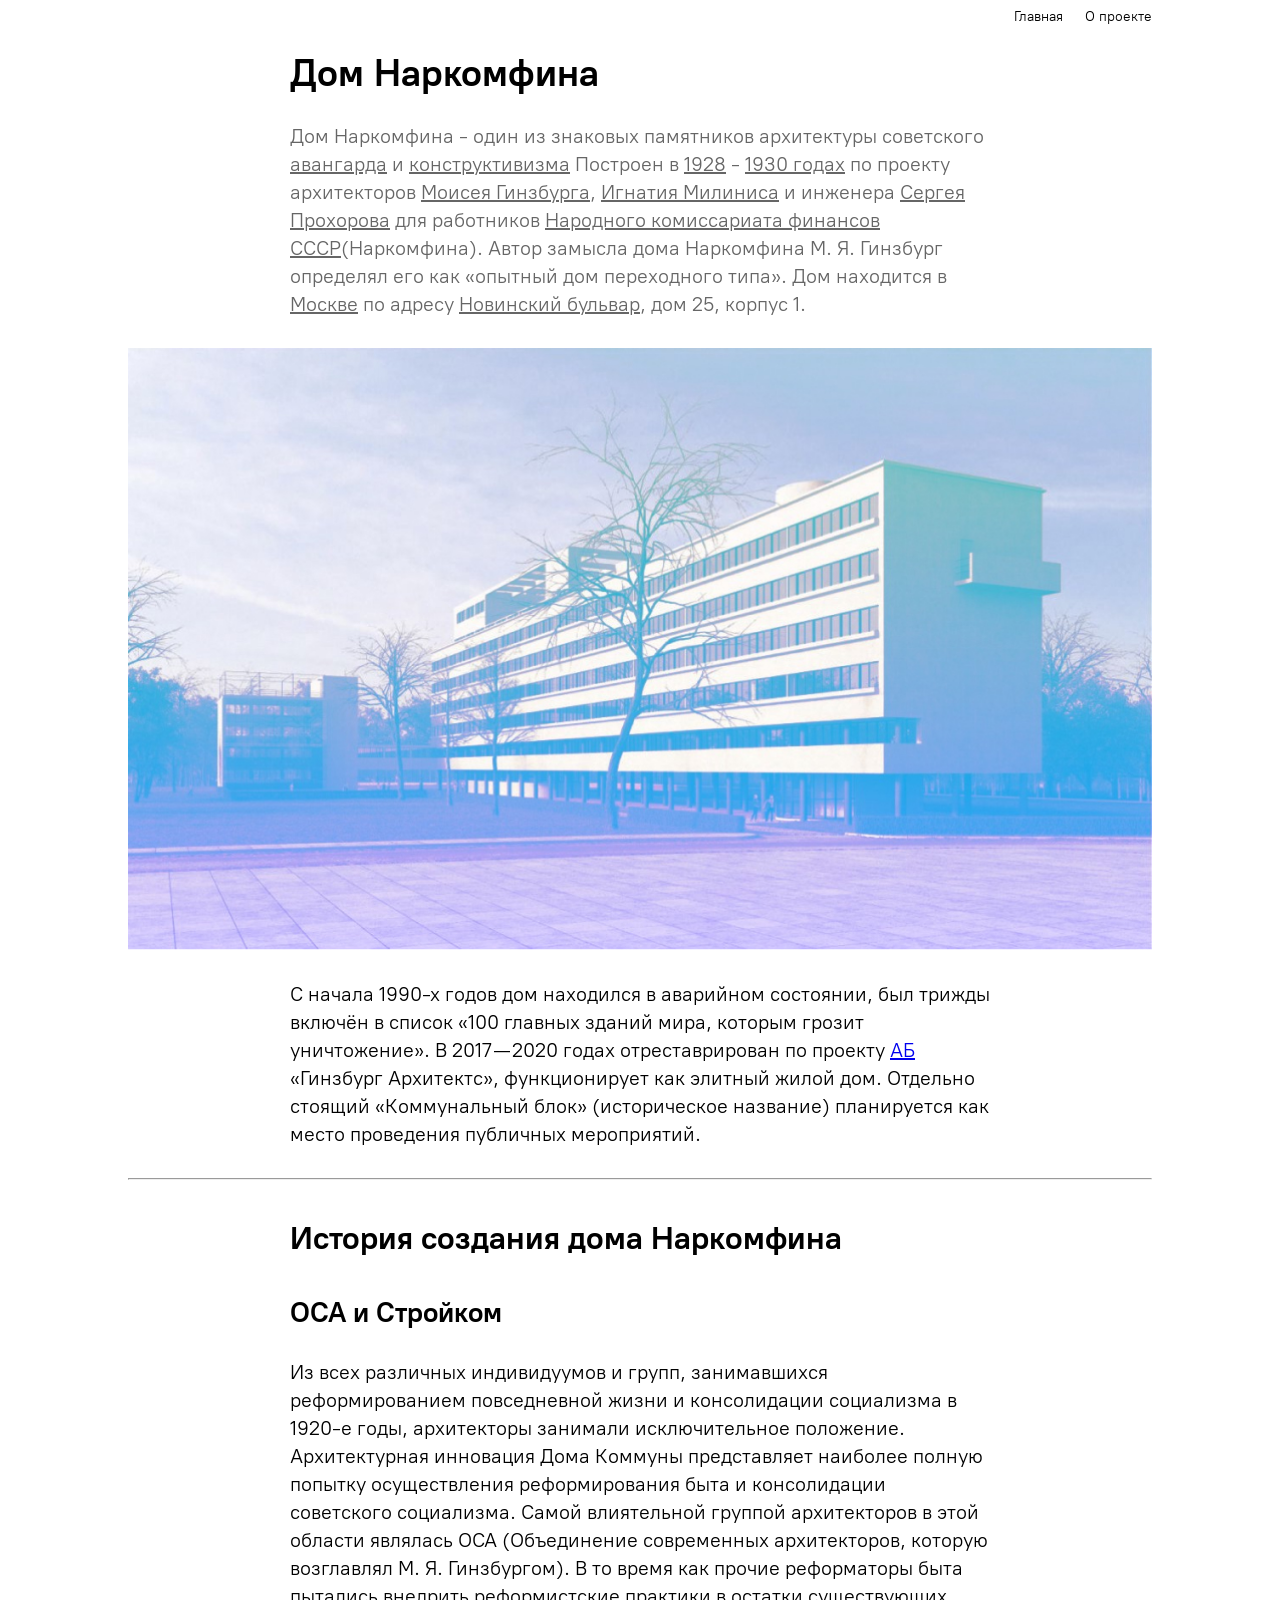
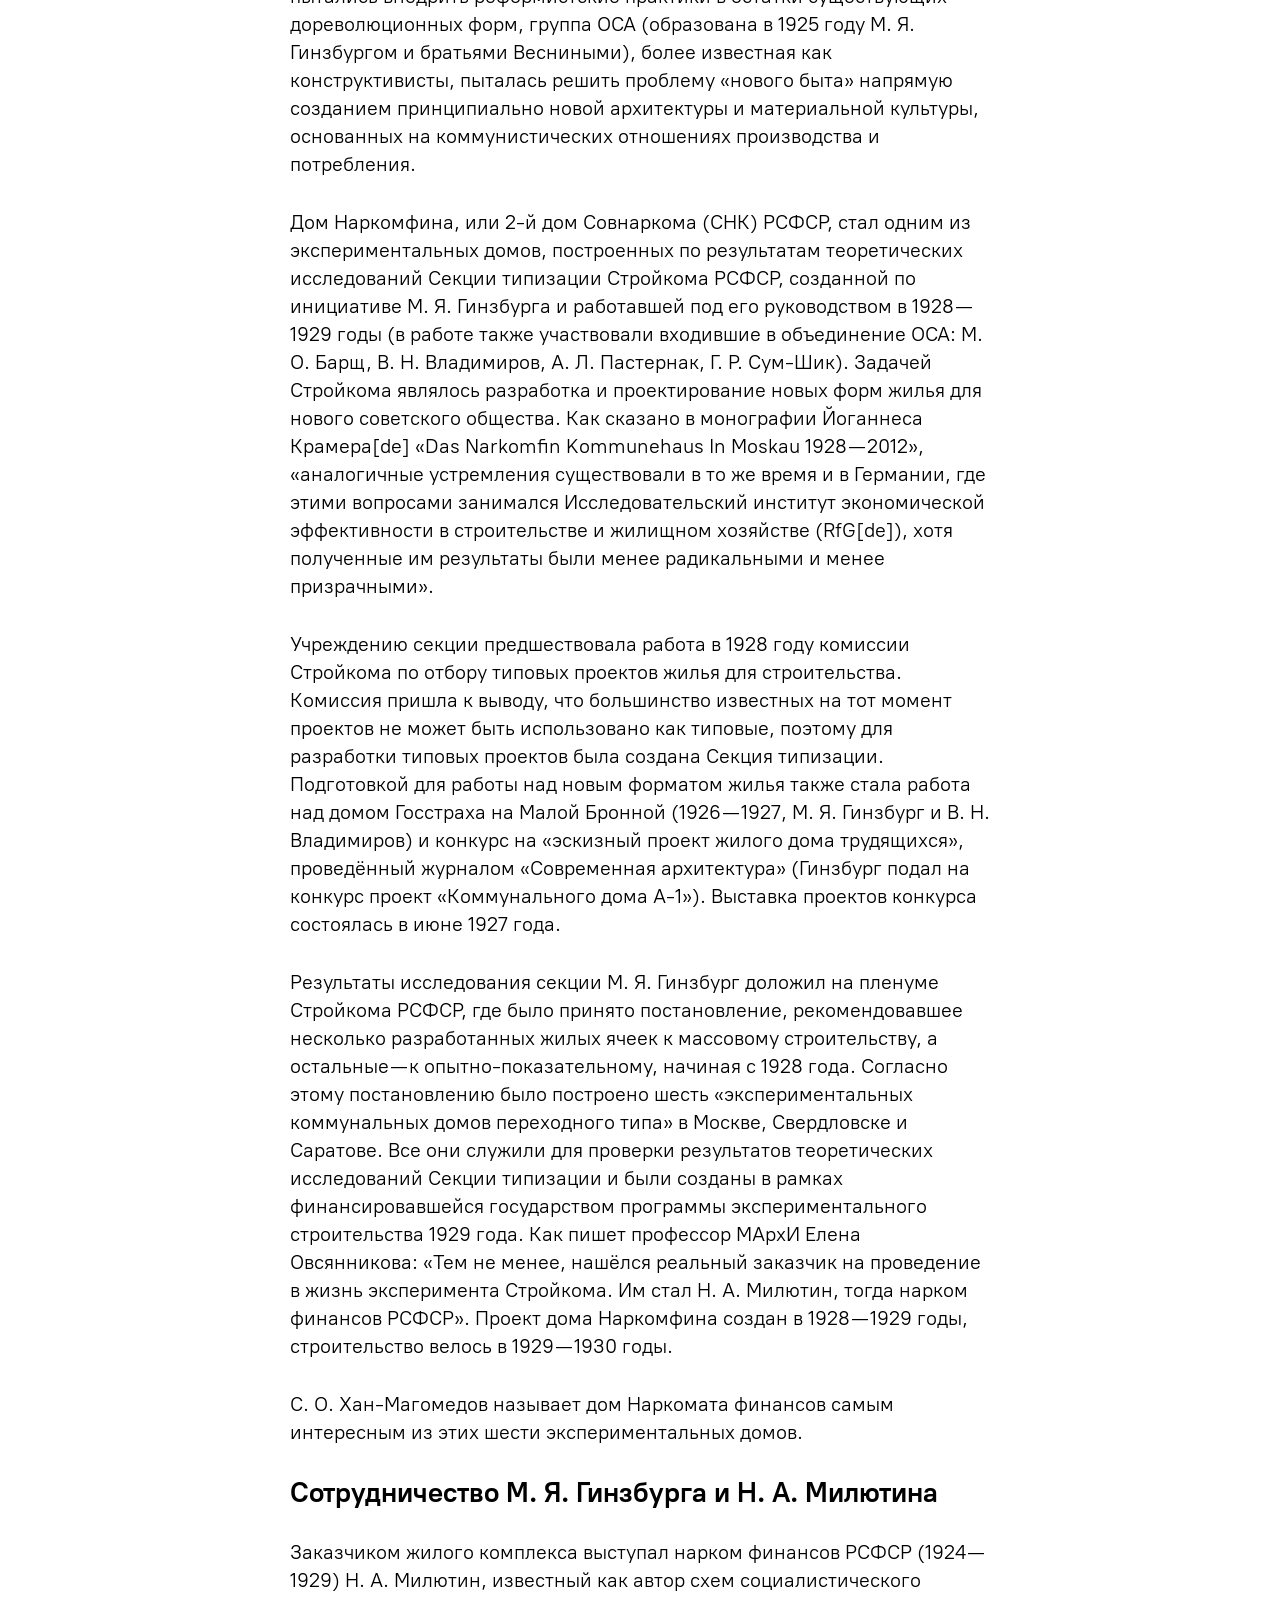
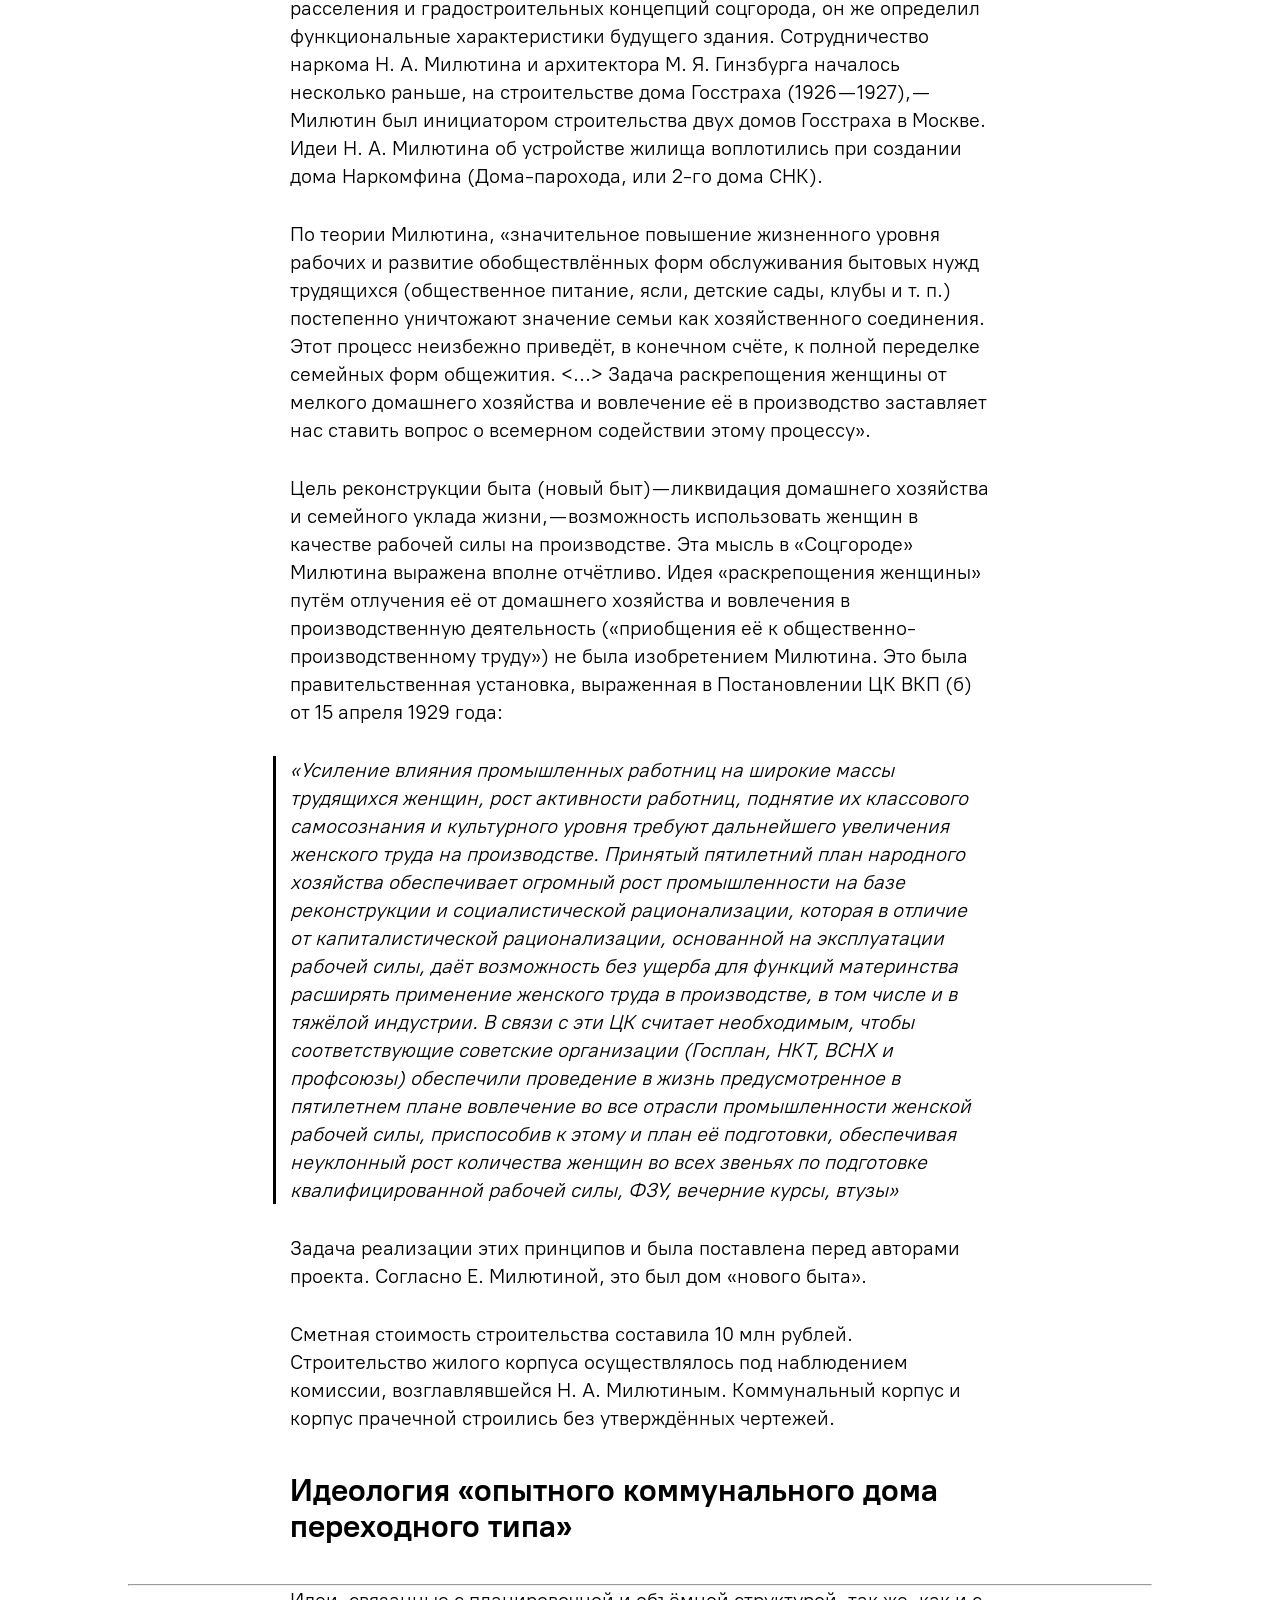
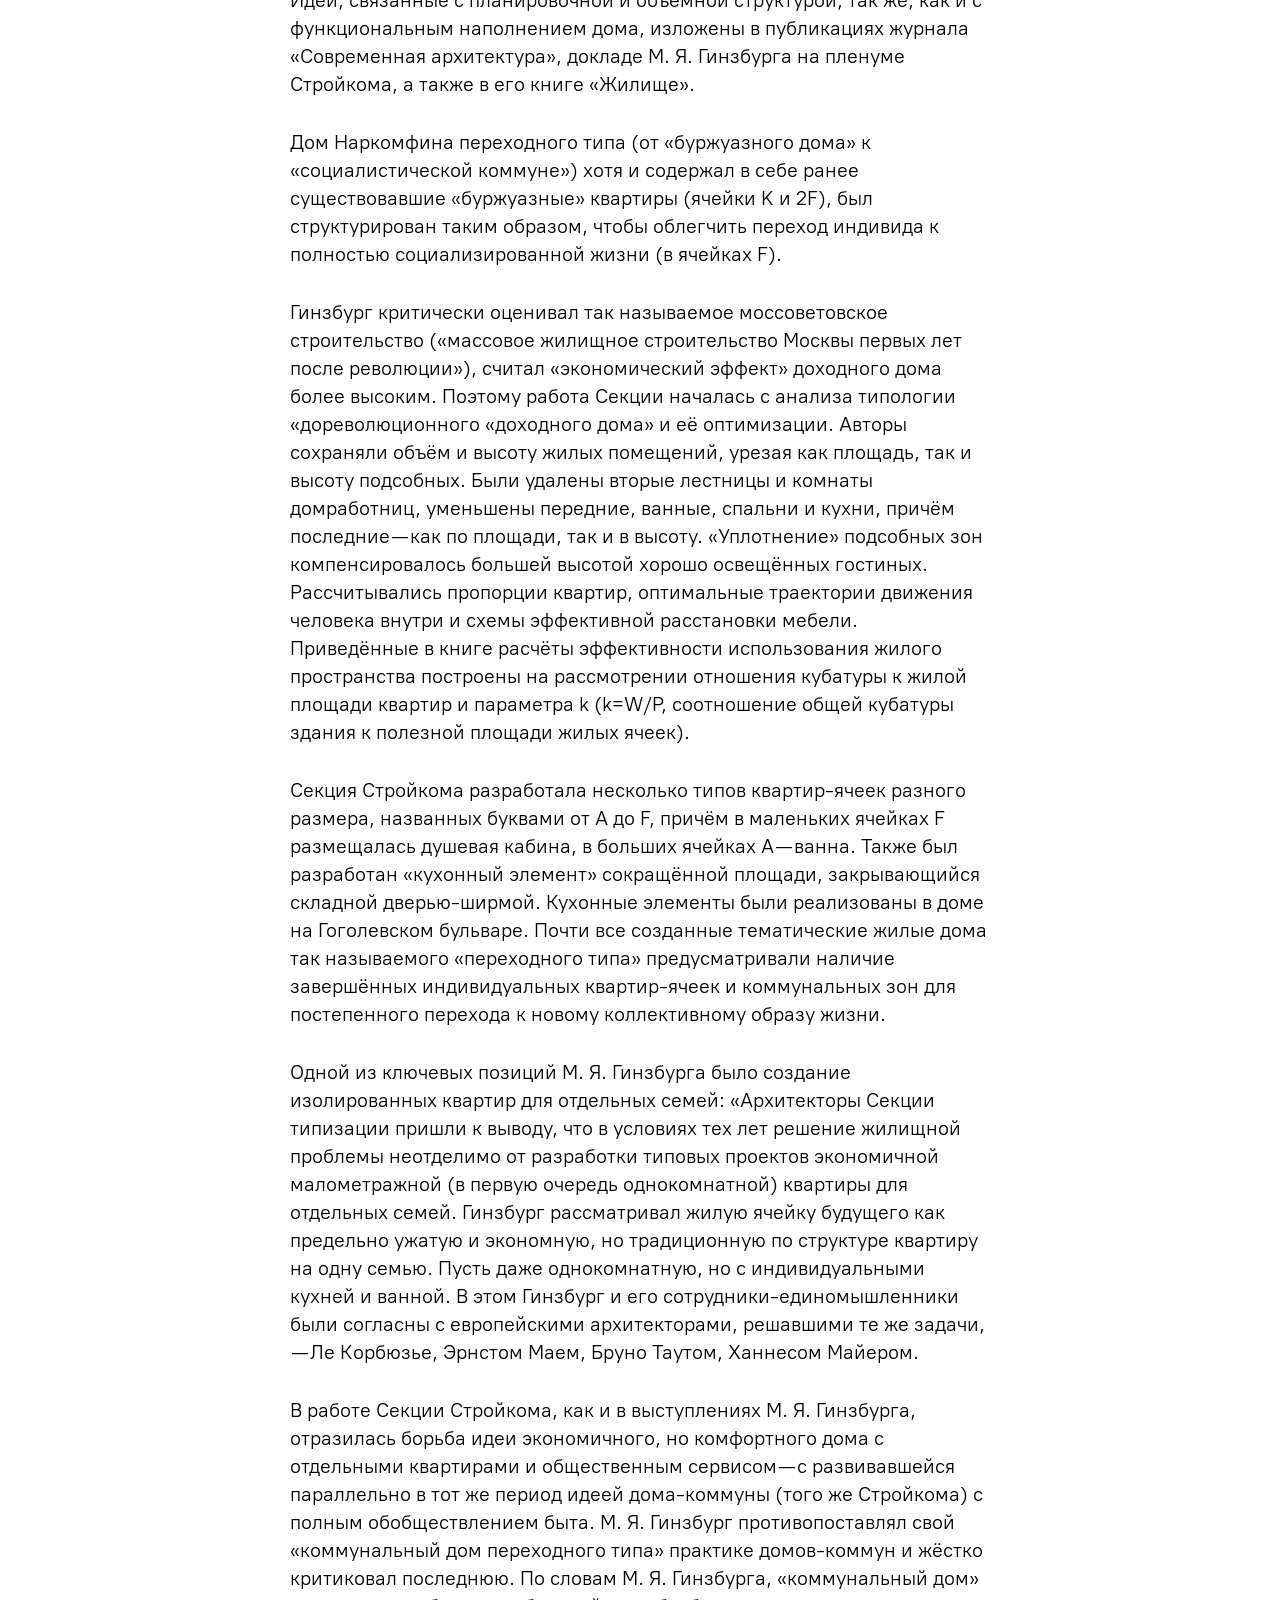
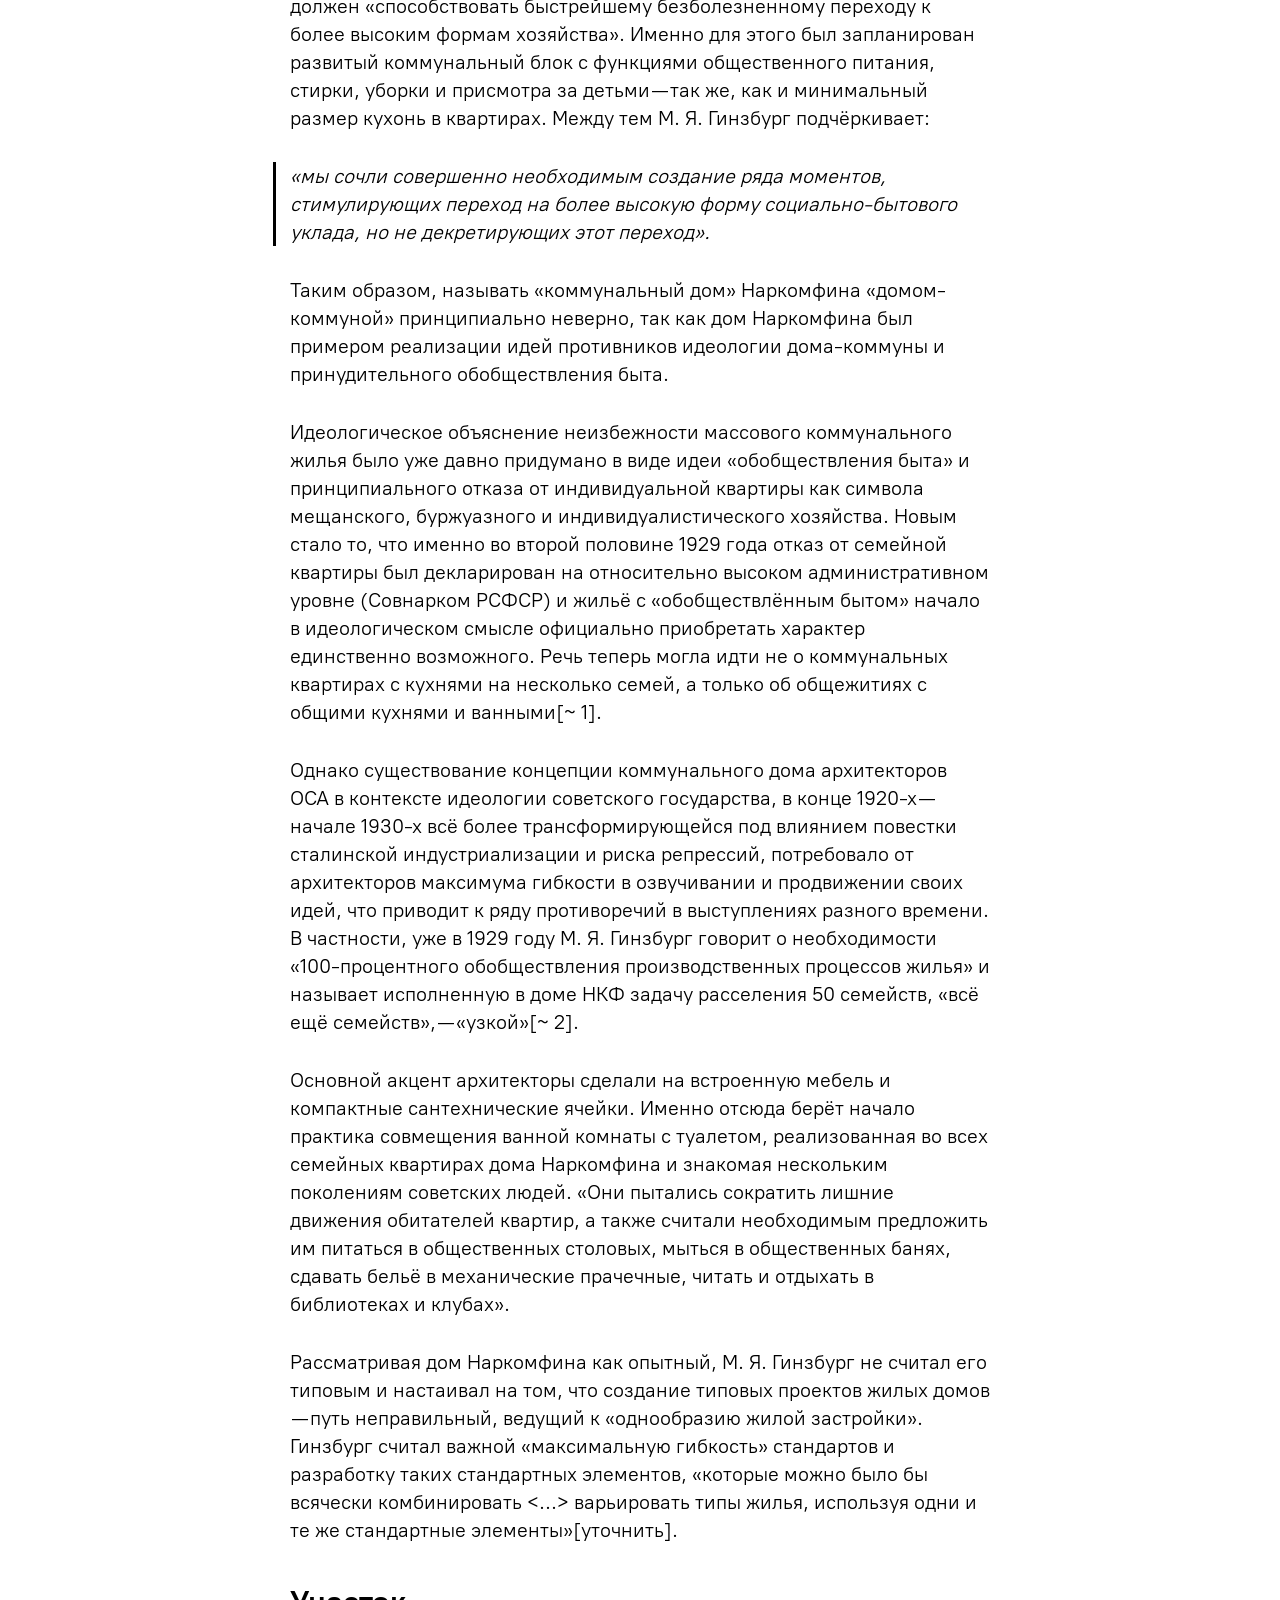
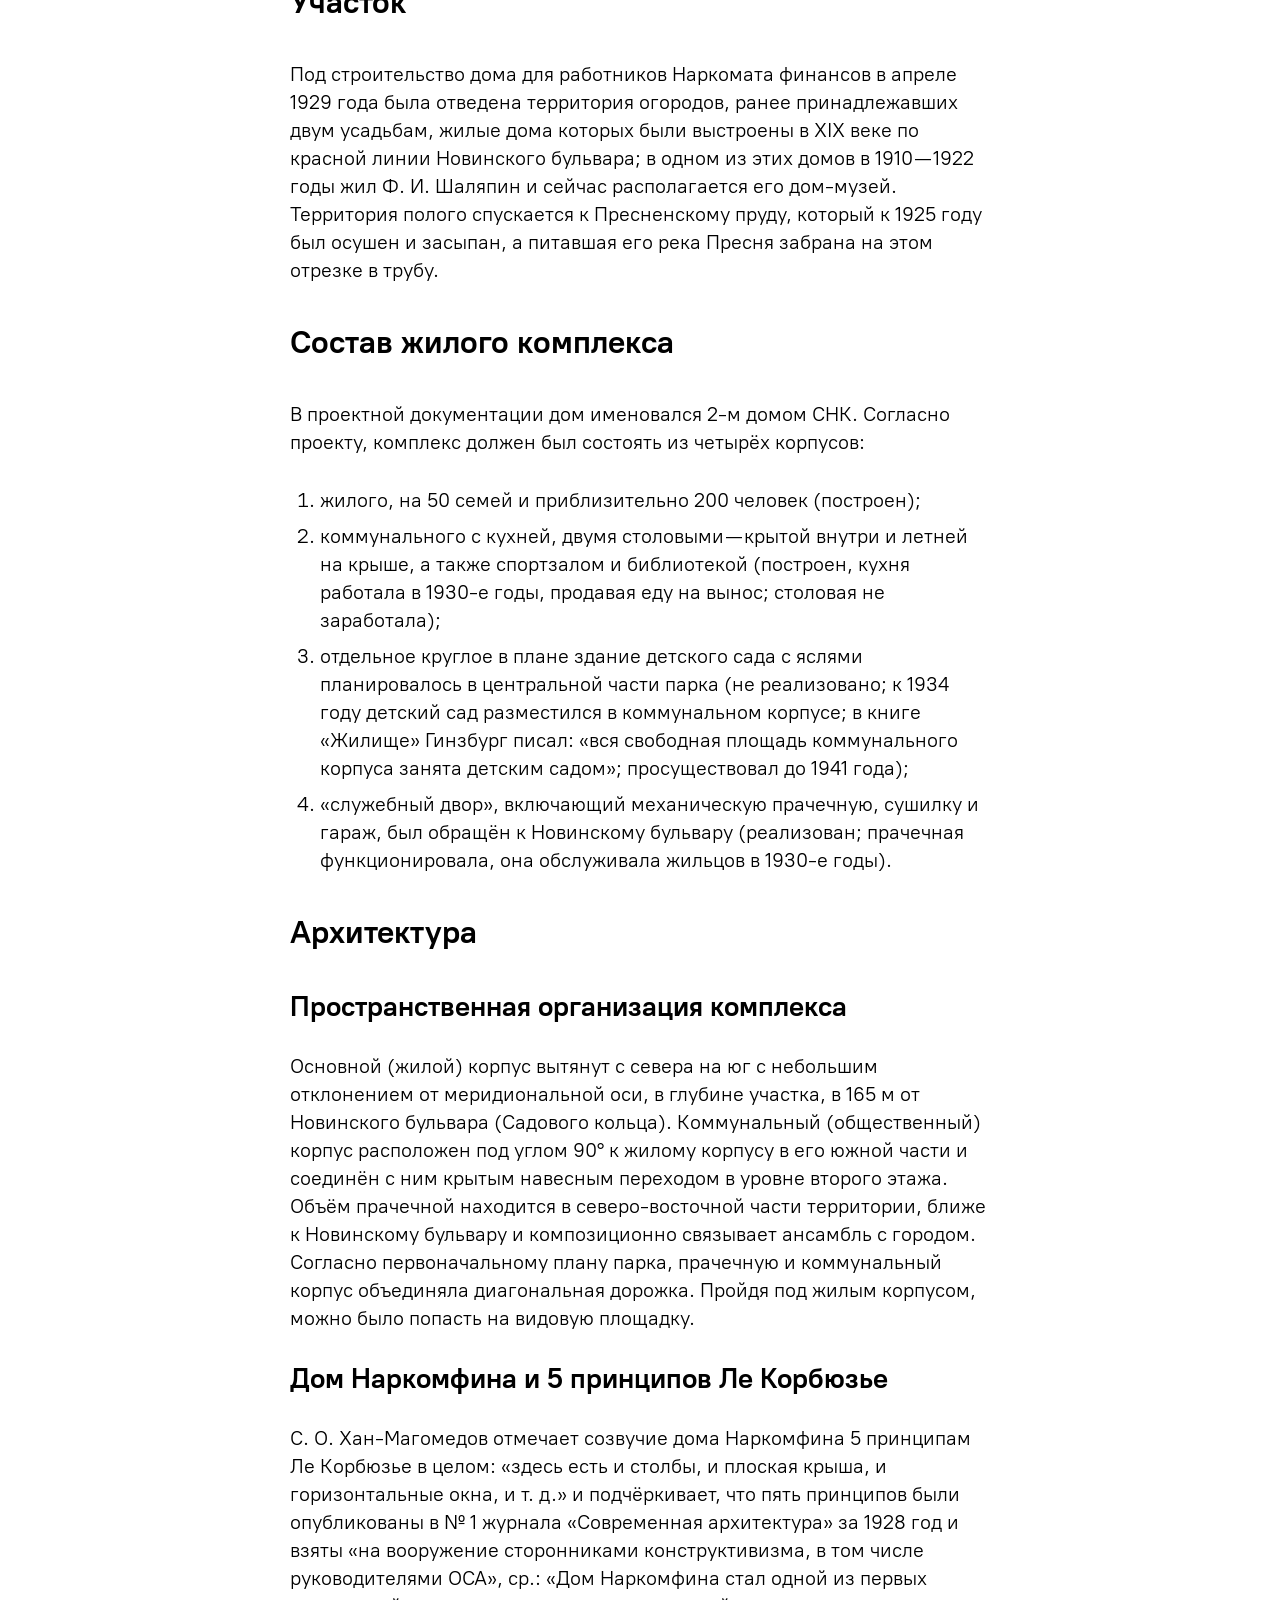
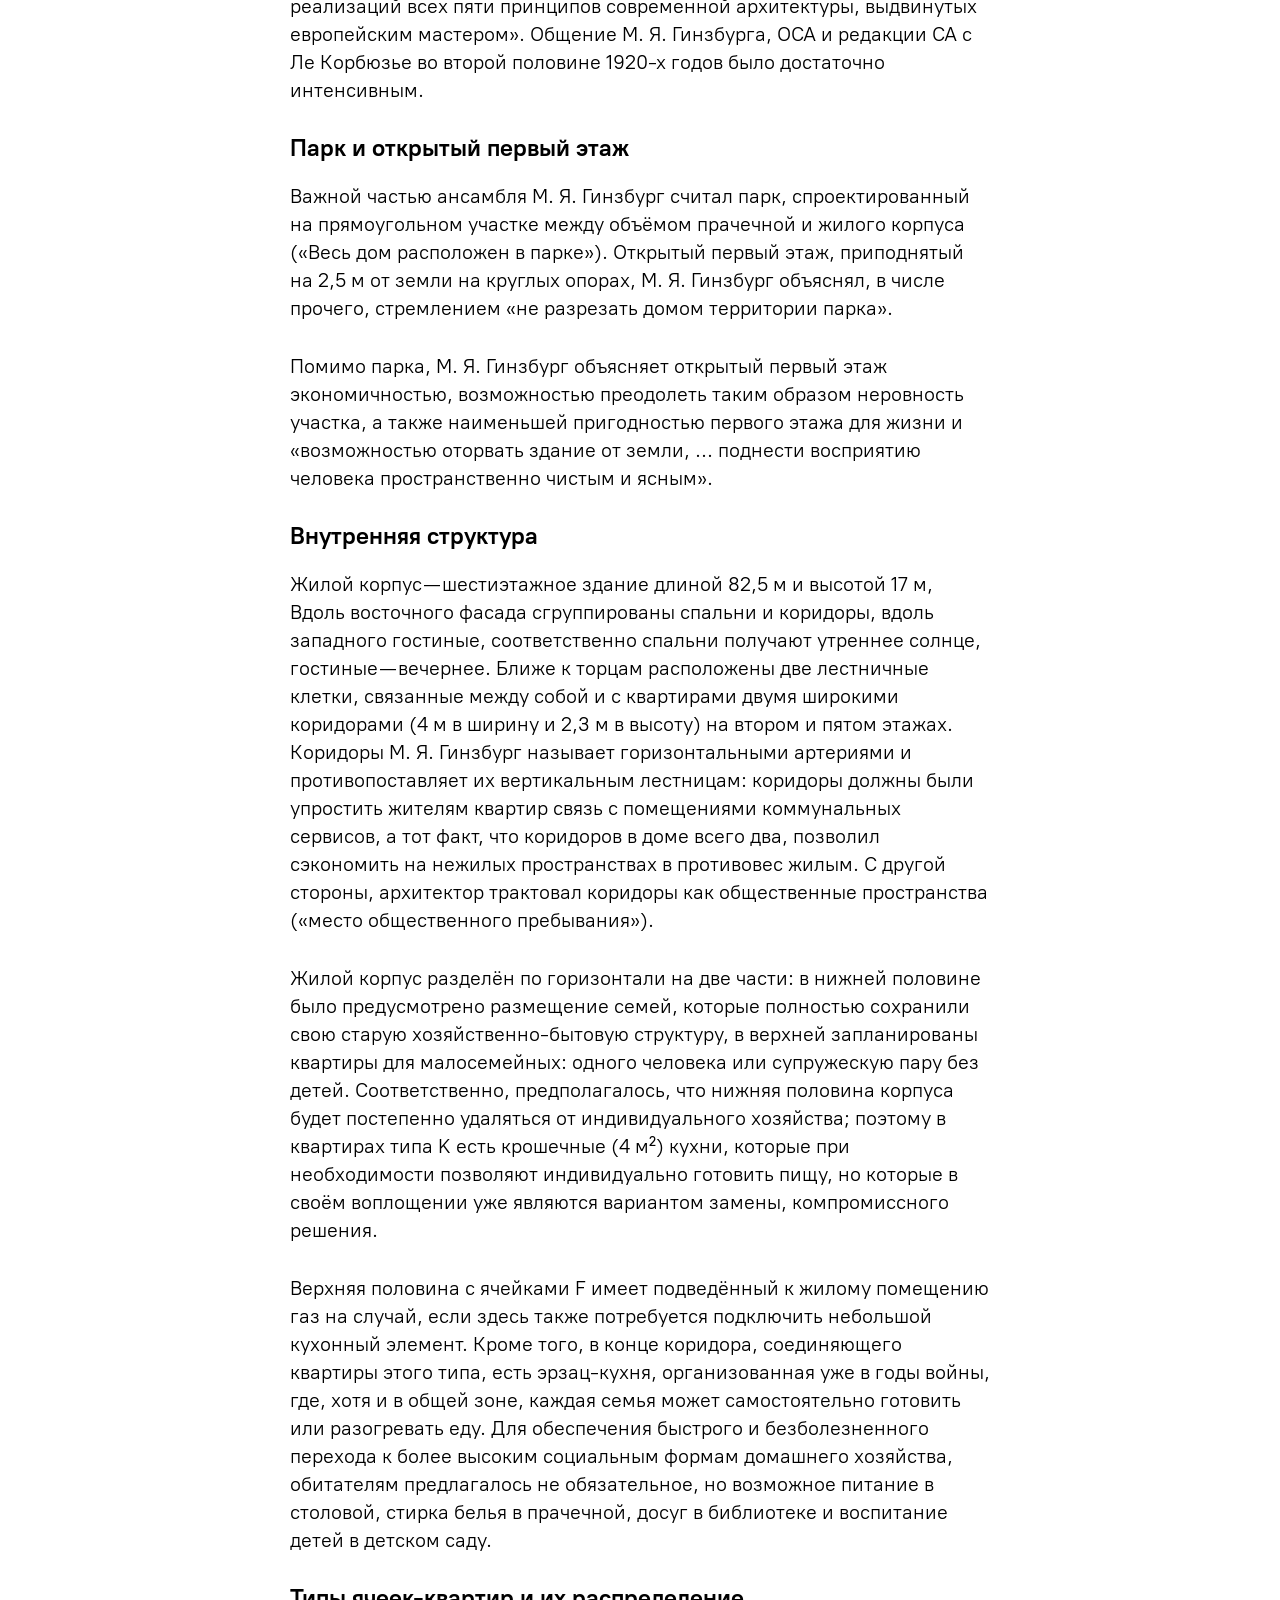
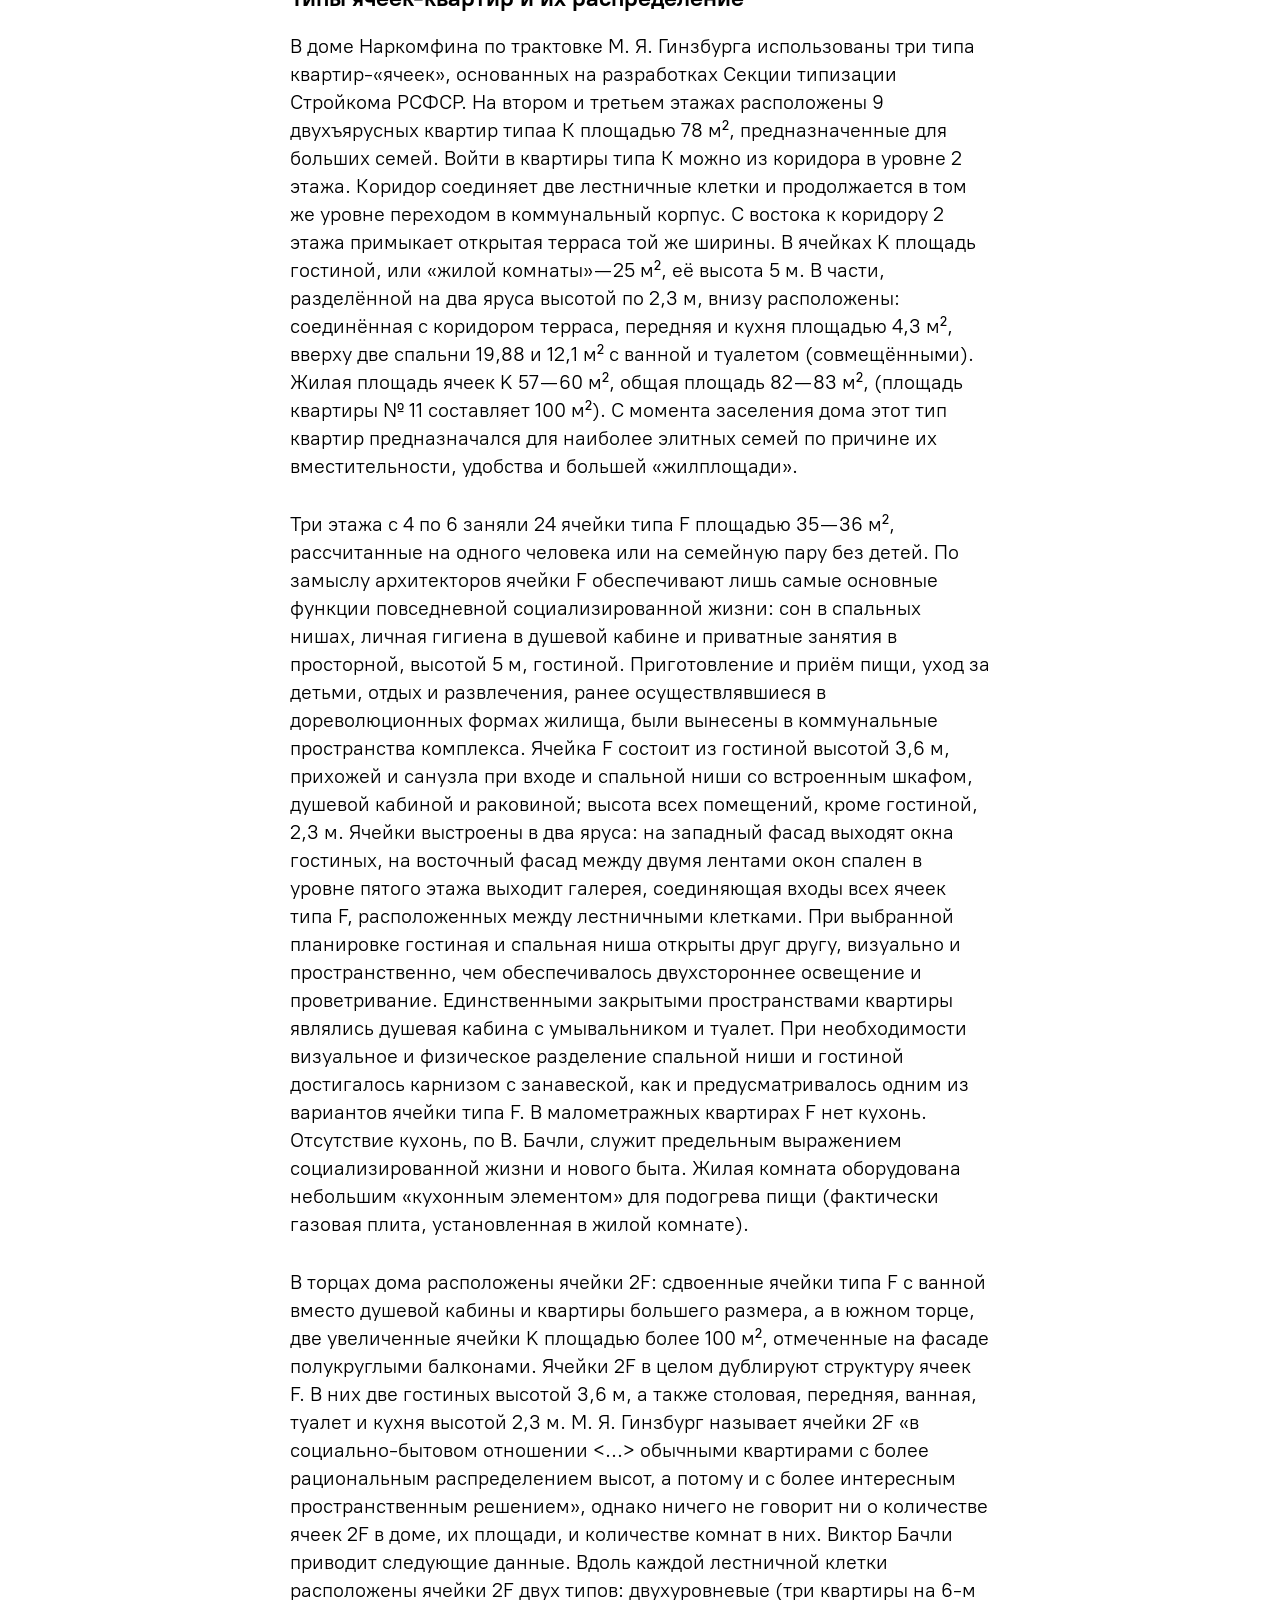
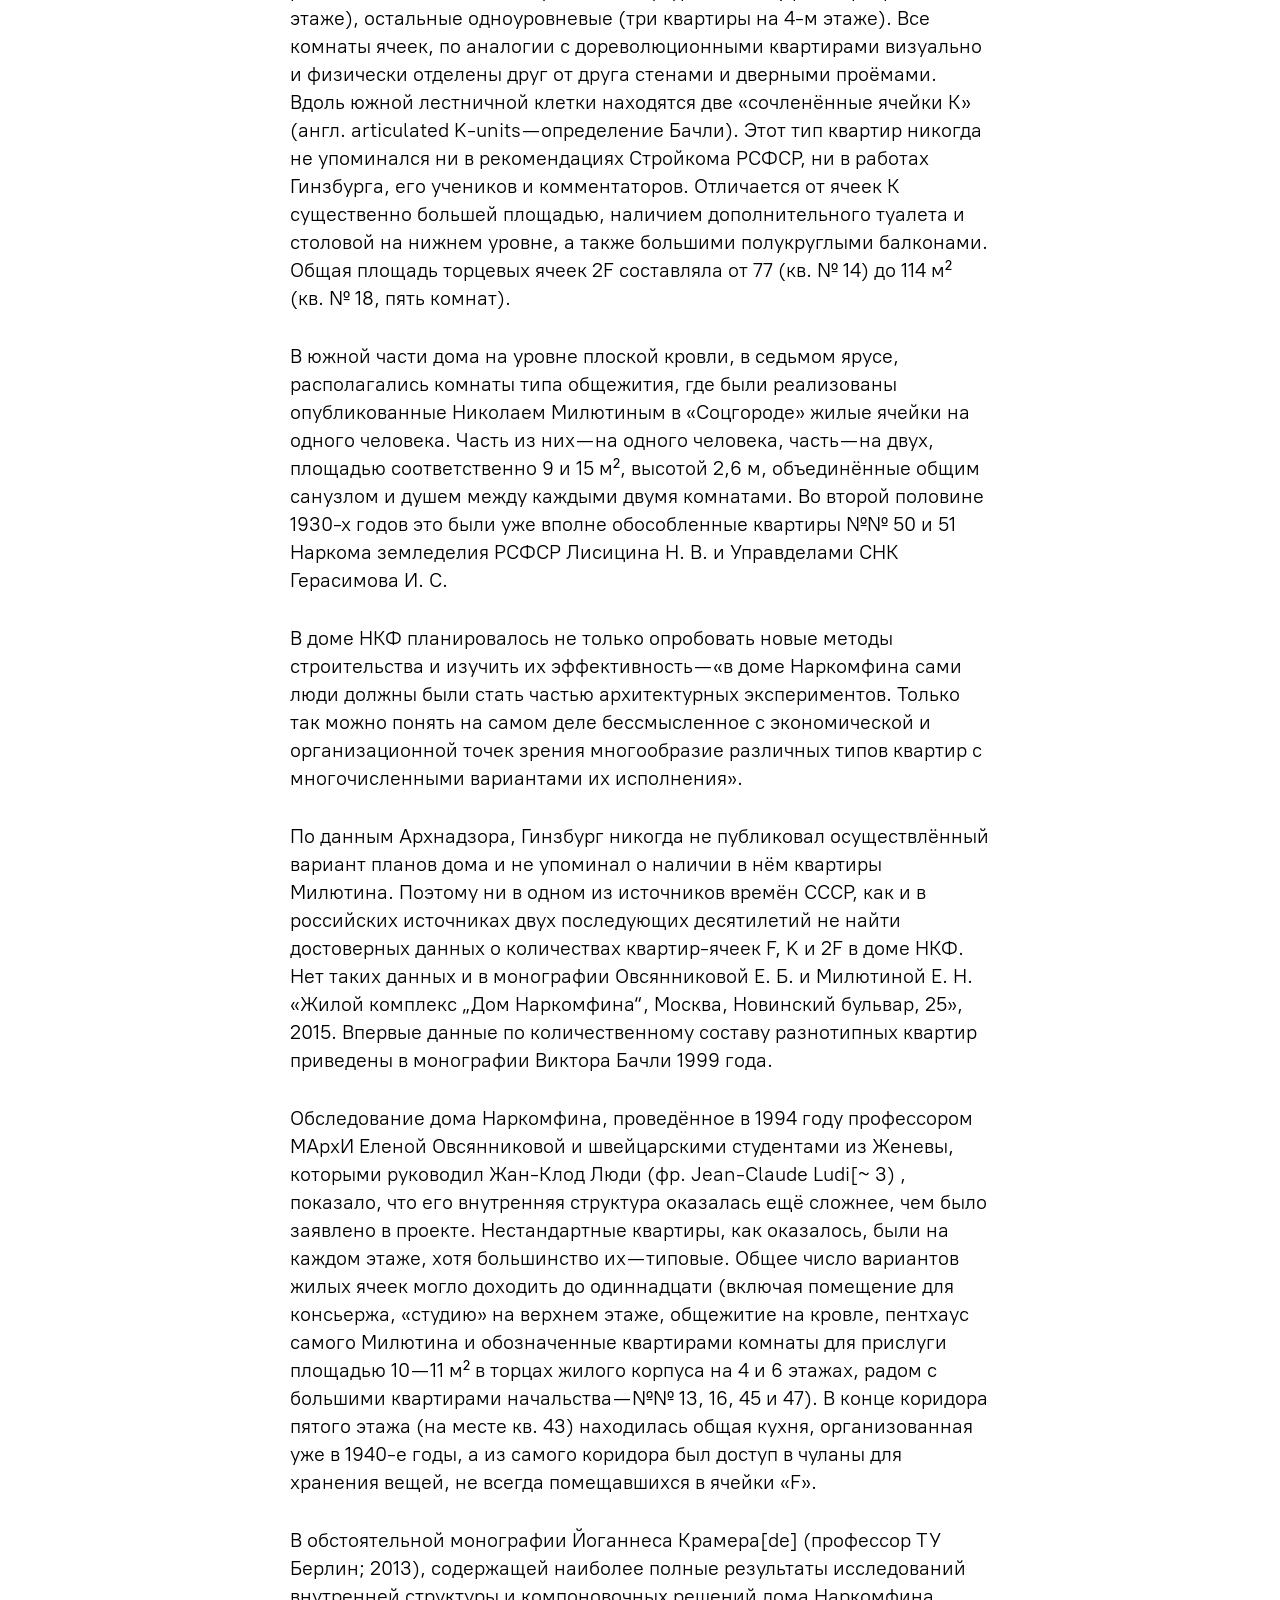
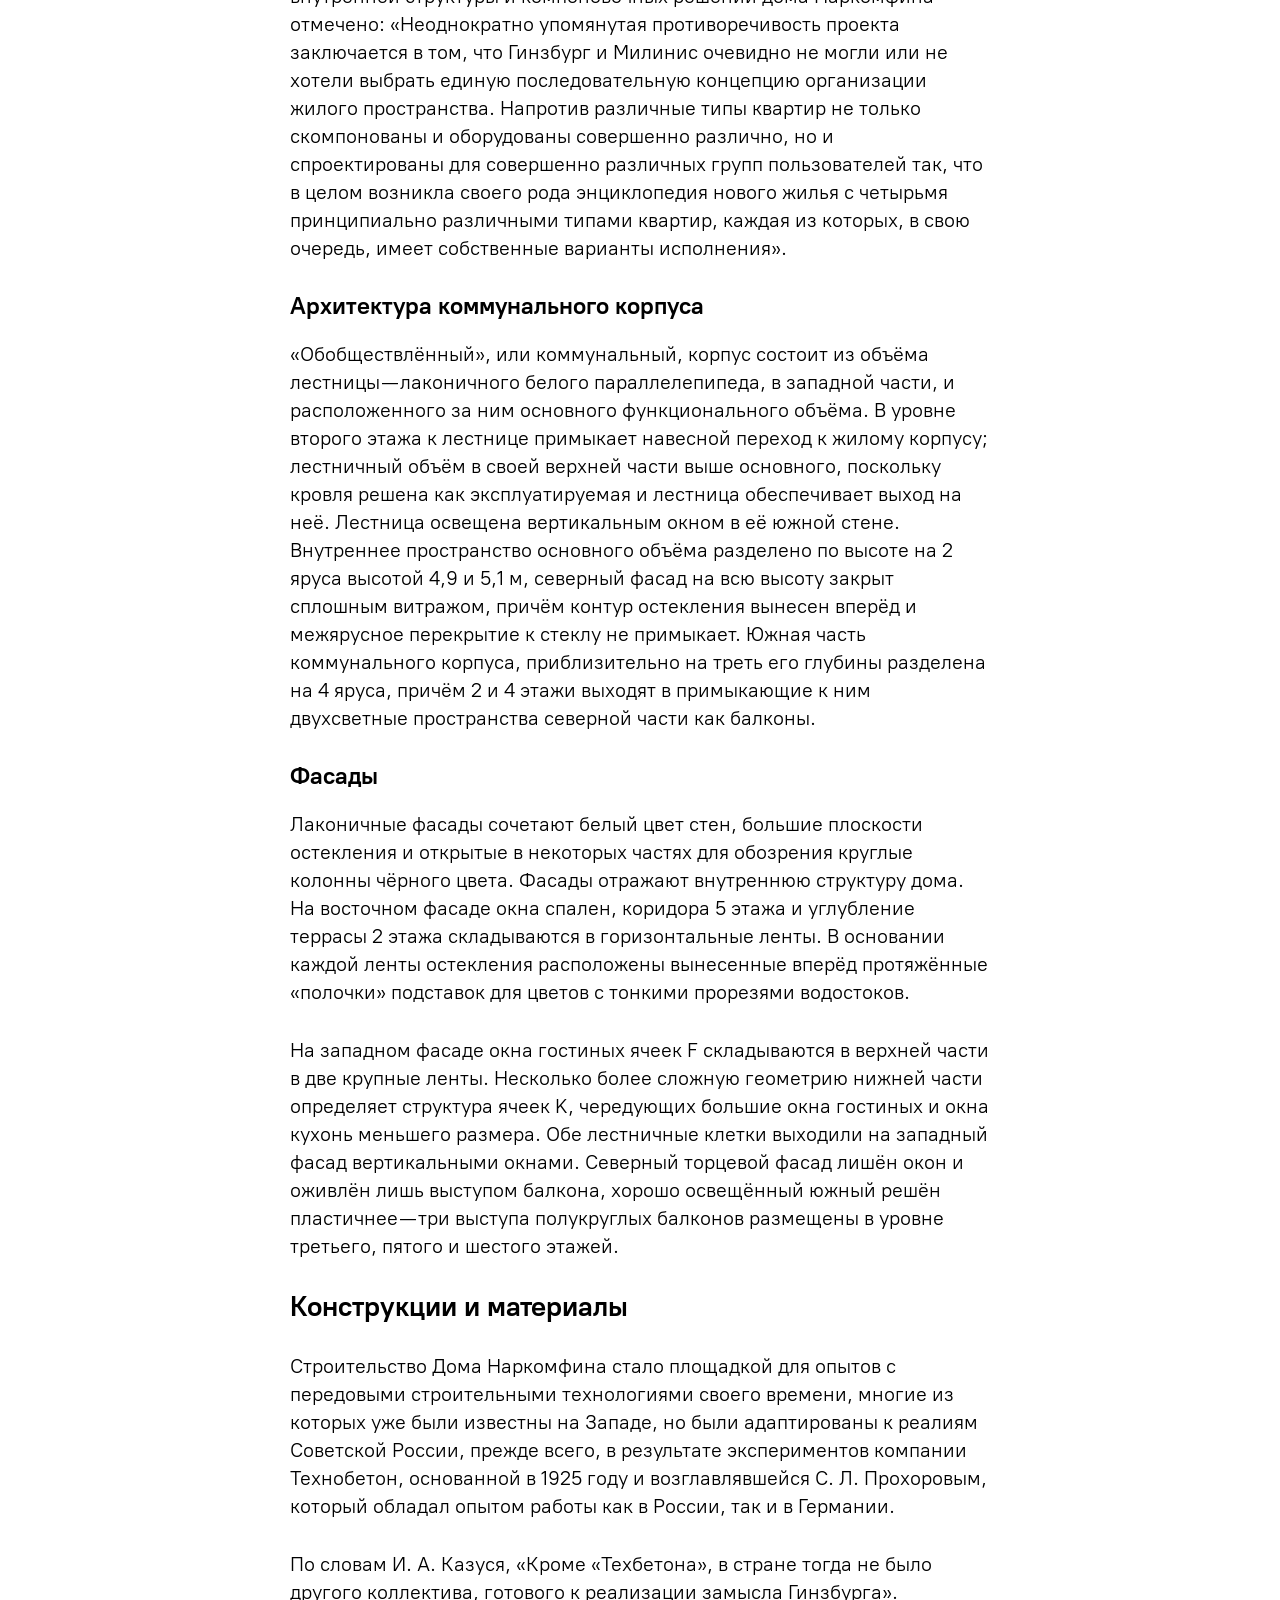
<file: 1_module/index.html>
<!doctype html>
<html lang="ru">
  <head>
    <meta charset="UTF-8" />
    <meta name="viewport" content="width=device-width, initial-scale=1.0" />
    <title>Дом Наркомфина</title>
    <link rel="stylesheet" href="stylesheets/style.css" />
    <link rel="icon" href="images/favicon.ico" type="image/x-icon" />
    <link rel="icon" href="images/favicon.png" type="image/png" />
  </head>
  <body class="article">
    <nav class="menubar">
      <a href="index.html">Главная</a>
      <a href="about.html">О проекте</a>
    </nav>
    <nav class="sidebar">
      <ul>
        <li><a href="#1">История создания дома Наркомфина</a></li>
        <ul>
          <li><a href="#1_1">ОСА и Стройком</a></li>
          <li>
            <a href="#1_2">Сотрудничество М. Я. Гинзбурга и Н. А. Милютина</a>
          </li>
        </ul>
        <li>
          <a href="#2"
            >Идеология «опытного коммунального дома переходного типа»</a
          >
        </li>
        <li><a href="#3">Участок</a></li>
        <li><a href="#4">Состав жилого комплекса</a></li>
        <li><a href="#5">Архитектура</a></li>
        <ul>
          <li><a href="#5_1">Пространственная организация комплекса</a></li>
          <li><a href="#5_2">Дом Наркомфина и 5 принципов Ле Корбюзье</a></li>
          <ul>
            <li><a href="#5_2_1">Парк и открытый первый этаж</a></li>
            <li><a href="#5_2_2">Внутренняя структура</a></li>
            <li><a href="#5_2_3">Типы ячеек-квартир и их распределение</a></li>
            <li><a href="#5_2_4">Архитектура коммунального корпуса</a></li>
            <li><a href="#5_2_5">Фасады</a></li>
          </ul>
          <li><a href="#5_3">Конструкции и материалы</a></li>
          <li><a href="#5_4">Интерьеры</a></li>
        </ul>
        <li><a href="#6">Критика проекта</a></li>
        <ul>
          <li><a href="#6_1">Критика с технической стороны</a></li>
          <li><a href="#6_2">Критика с бытовой стороны</a></li>
        </ul>
        <li><a href="#7">История эксплуатации</a></li>
        <ul>
          <li><a href="#7_1">Развитие городского окружения</a></li>
          <li><a href="#7_2">Перестройки</a></li>
          <li><a href="#7_3">Причины ветхости дома</a></li>
        </ul>
        <li><a href="#8">Новейшая история дома и реставрация</a></li>
        <ul>
          <li><a href="#8_1">1980-е — 2014</a></li>
          <li><a href="#8_2">2016—2020</a></li>
        </ul>
        <li><a href="#9">Значение проекта в исторической перспективе</a></li>
        <ul>
          <li><a href="#9_1">Смена приоритетов в Советской России</a></li>
          <li>
            <a href="#9_2">В перспективе развития архитектуры модернизма</a>
          </li>
        </ul>
        <li><a href="#10">Реальная жизнь в доме Наркомфина</a></li>
        <ul>
          <li><a href="#10_1">Известные жители</a></li>
        </ul>
      </ul>
    </nav>

    <h1>Дом Наркомфина</h1>
    <p>
      <b>Дом Наркомфина</b> - один из знаковых памятников архитектуры советского
      <a
        href="https://ru.wikipedia.org/wiki/%D0%90%D0%B2%D0%B0%D0%BD%D0%B3%D0%B0%D1%80%D0%B4_(%D0%B8%D1%81%D0%BA%D1%83%D1%81%D1%81%D1%82%D0%B2%D0%BE)"
        >авангарда</a
      >
      и
      <a
        href="https://ru.wikipedia.org/wiki/%D0%9A%D0%BE%D0%BD%D1%81%D1%82%D1%80%D1%83%D0%BA%D1%82%D0%B8%D0%B2%D0%B8%D0%B7%D0%BC_(%D0%B8%D1%81%D0%BA%D1%83%D1%81%D1%81%D1%82%D0%B2%D0%BE)"
        >конструктивизма</a
      >
      Построен в
      <a href="https://ru.wikipedia.org/wiki/1928_%D0%B3%D0%BE%D0%B4">1928</a>
      -
      <a href="https://ru.wikipedia.org/wiki/1930_%D0%B3%D0%BE%D0%B4"
        >1930 годах</a
      >
      по проекту архитекторов
      <a
        href="https://ru.wikipedia.org/wiki/%D0%93%D0%B8%D0%BD%D0%B7%D0%B1%D1%83%D1%80%D0%B3,_%D0%9C%D0%BE%D0%B8%D1%81%D0%B5%D0%B9_%D0%AF%D0%BA%D0%BE%D0%B2%D0%BB%D0%B5%D0%B2%D0%B8%D1%87"
        >Моисея Гинзбурга</a
      >,
      <a
        href="https://ru.wikipedia.org/wiki/%D0%9C%D0%B8%D0%BB%D0%B8%D0%BD%D0%B8%D1%81,_%D0%98%D0%B3%D0%BD%D0%B0%D1%82%D0%B8%D0%B9_%D0%A4%D1%80%D0%B0%D0%BD%D1%86%D0%B5%D0%B2%D0%B8%D1%87"
        >Игнатия Милиниса</a
      >
      и инженера
      <a
        href="https://ru.wikipedia.org/wiki/%D0%A1%D0%B5%D1%80%D0%B3%D0%B5%D0%B9_%D0%9B%D1%8C%D0%B2%D0%BE%D0%B2%D0%B8%D1%87_%D0%9F%D1%80%D0%BE%D1%85%D0%BE%D1%80%D0%BE%D0%B2"
        >Сергея Прохорова</a
      >
      для работников
      <a
        href="https://ru.wikipedia.org/wiki/%D0%9D%D0%B0%D1%80%D0%BE%D0%B4%D0%BD%D1%8B%D0%B9_%D0%BA%D0%BE%D0%BC%D0%B8%D1%81%D1%81%D0%B0%D1%80%D0%B8%D0%B0%D1%82_%D1%84%D0%B8%D0%BD%D0%B0%D0%BD%D1%81%D0%BE%D0%B2_%D0%A1%D0%A1%D0%A1%D0%A0"
        >Народного комиссариата финансов СССР</a
      >(Наркомфина). Автор замысла дома Наркомфина М. Я. Гинзбург определял его
      как «опытный дом переходного типа». Дом находится в
      <a
        href="https://ru.wikipedia.org/wiki/%D0%9C%D0%BE%D1%81%D0%BA%D0%B2%D0%B0"
        >Москве</a
      >
      по адресу
      <a
        href="https://ru.wikipedia.org/wiki/%D0%9D%D0%BE%D0%B2%D0%B8%D0%BD%D1%81%D0%BA%D0%B8%D0%B9_%D0%B1%D1%83%D0%BB%D1%8C%D0%B2%D0%B0%D1%80"
        >Новинский бульвар</a
      >, дом 25, корпус 1.
    </p>
    <img src="images/narkomfin.jpg" alt="обложка статьи" />
    <p>
      С начала 1990-х годов дом находился в аварийном состоянии, был трижды
      включён в список «100 главных зданий мира, которым грозит уничтожение». В
      2017—2020 годах отреставрирован по проекту
      <a
        href="https://ru.wikipedia.org/wiki/%D0%90%D1%80%D1%85%D0%B8%D1%82%D0%B5%D0%BA%D1%82%D1%83%D1%80%D0%BD%D0%BE%D0%B5_%D0%B1%D1%8E%D1%80%D0%BE"
        >АБ</a
      >
      «Гинзбург Архитектс», функционирует как элитный жилой дом. Отдельно
      стоящий «Коммунальный блок» (историческое название) планируется как место
      проведения публичных мероприятий.
    </p>
    <hr />
    <h2 id="1">История создания дома Наркомфина</h2>

    <h3 id="1_1">ОСА и Стройком</h3>
    <p>
      Из всех различных индивидуумов и групп, занимавшихся реформированием
      повседневной жизни и консолидации социализма в 1920-е годы, архитекторы
      занимали исключительное положение. Архитектурная инновация Дома Коммуны
      представляет наиболее полную попытку осуществления реформирования быта и
      консолидации советского социализма. Самой влиятельной группой архитекторов
      в этой области являлась ОСА (Объединение современных архитекторов, которую
      возглавлял М. Я. Гинзбургом). В то время как прочие реформаторы быта
      пытались внедрить реформистские практики в остатки существующих
      дореволюционных форм, группа ОСА (образована в 1925 году М. Я. Гинзбургом
      и братьями Весниными), более известная как конструктивисты, пыталась
      решить проблему «нового быта» напрямую созданием принципиально новой
      архитектуры и материальной культуры, основанных на коммунистических
      отношениях производства и потребления.
    </p>
    <p>
      Дом Наркомфина, или 2-й дом Совнаркома (СНК) РСФСР, стал одним из
      экспериментальных домов, построенных по результатам теоретических
      исследований Секции типизации Стройкома РСФСР, созданной по инициативе М.
      Я. Гинзбурга и работавшей под его руководством в 1928—1929 годы (в работе
      также участвовали входившие в объединение ОСА: М. О. Барщ, В. Н.
      Владимиров, А. Л. Пастернак, Г. Р. Сум-Шик). Задачей Стройкома являлось
      разработка и проектирование новых форм жилья для нового советского
      общества. Как сказано в монографии Йоганнеса Крамера[de] «Das Narkomfin
      Kommunehaus In Moskau 1928—2012»,
      <i
        >«аналогичные устремления существовали в то же время и в Германии, где
        этими вопросами занимался Исследовательский институт экономической
        эффективности в строительстве и жилищном хозяйстве (RfG[de]), хотя
        полученные им результаты были менее радикальными и менее призрачными».
      </i>
    </p>
    <p>
      Учреждению секции предшествовала работа в 1928 году комиссии Стройкома по
      отбору типовых проектов жилья для строительства. Комиссия пришла к выводу,
      что большинство известных на тот момент проектов не может быть
      использовано как типовые, поэтому для разработки типовых проектов была
      создана Секция типизации. Подготовкой для работы над новым форматом жилья
      также стала работа над домом Госстраха на Малой Бронной (1926—1927, М. Я.
      Гинзбург и В. Н. Владимиров) и конкурс на «эскизный проект жилого дома
      трудящихся», проведённый журналом «Современная архитектура» (Гинзбург
      подал на конкурс проект «Коммунального дома А-1»). Выставка проектов
      конкурса состоялась в июне 1927 года.
    </p>
    <p>
      Результаты исследования секции М. Я. Гинзбург доложил на пленуме Стройкома
      РСФСР, где было принято постановление, рекомендовавшее несколько
      разработанных жилых ячеек к массовому строительству, а остальные — к
      опытно-показательному, начиная с 1928 года. Согласно этому постановлению
      было построено шесть «экспериментальных коммунальных домов переходного
      типа» в Москве, Свердловске и Саратове. Все они служили для проверки
      результатов теоретических исследований Секции типизации и были созданы в
      рамках финансировавшейся государством программы экспериментального
      строительства 1929 года. Как пишет профессор МАрхИ Елена Овсянникова: «Тем
      не менее, нашёлся реальный заказчик на проведение в жизнь эксперимента
      Стройкома. Им стал Н. А. Милютин, тогда нарком финансов РСФСР». Проект
      дома Наркомфина создан в 1928—1929 годы, строительство велось в 1929—1930
      годы.
    </p>
    <p>
      С. О. Хан-Магомедов называет дом Наркомата финансов самым интересным из
      этих шести экспериментальных домов.
    </p>
    <h3 id="1_2">Сотрудничество М. Я. Гинзбурга и Н. А. Милютина</h3>
    <p>
      Заказчиком жилого комплекса выступал нарком финансов РСФСР (1924—1929) Н.
      А. Милютин, известный как автор схем социалистического расселения и
      градостроительных концепций соцгорода, он же определил функциональные
      характеристики будущего здания. Сотрудничество наркома Н. А. Милютина и
      архитектора М. Я. Гинзбурга началось несколько раньше, на строительстве
      дома Госстраха (1926—1927), — Милютин был инициатором строительства двух
      домов Госстраха в Москве. Идеи Н. А. Милютина об устройстве жилища
      воплотились при создании дома Наркомфина (Дома-парохода, или 2-го дома
      СНК).
    </p>
    <p>
      По теории Милютина,
      <i>
        «значительное повышение жизненного уровня рабочих и развитие
        обобществлённых форм обслуживания бытовых нужд трудящихся (общественное
        питание, ясли, детские сады, клубы и т. п.) постепенно уничтожают
        значение семьи как хозяйственного соединения. Этот процесс неизбежно
        приведёт, в конечном счёте, к полной переделке семейных форм общежития.
        <…> Задача раскрепощения женщины от мелкого домашнего хозяйства и
        вовлечение её в производство заставляет нас ставить вопрос о всемерном
        содействии этому процессу».
      </i>
    </p>
    <p>
      Цель реконструкции быта (<i>новый быт</i>) — ликвидация домашнего
      хозяйства и семейного уклада жизни, — возможность использовать женщин в
      качестве рабочей силы на производстве. Эта мысль в «Соцгороде» Милютина
      выражена вполне отчётливо. Идея «раскрепощения женщины» путём отлучения её
      от домашнего хозяйства и вовлечения в производственную деятельность
      («приобщения её к общественно-производственному труду») не была
      изобретением Милютина. Это была правительственная установка, выраженная в
      Постановлении ЦК ВКП (б) от 15 апреля 1929 года:
    </p>
    <blockquote class="redBlockquote">
      «Усиление влияния промышленных работниц на широкие массы трудящихся
      женщин, рост активности работниц, поднятие их классового самосознания и
      культурного уровня требуют дальнейшего увеличения женского труда на
      производстве. Принятый пятилетний план народного хозяйства обеспечивает
      огромный рост промышленности на базе реконструкции и социалистической
      рационализации, которая в отличие от капиталистической рационализации,
      основанной на эксплуатации рабочей силы, даёт возможность без ущерба для
      функций материнства расширять применение женского труда в производстве, в
      том числе и в тяжёлой индустрии. В связи с эти ЦК считает необходимым,
      чтобы соответствующие советские организации (Госплан, НКТ, ВСНХ и
      профсоюзы) обеспечили проведение в жизнь предусмотренное в пятилетнем
      плане вовлечение во все отрасли промышленности женской рабочей силы,
      приспособив к этому и план её подготовки, обеспечивая неуклонный рост
      количества женщин во всех звеньях по подготовке квалифицированной рабочей
      силы, ФЗУ, вечерние курсы, втузы»
    </blockquote>
    <p>
      Задача реализации этих принципов и была поставлена перед авторами проекта.
      Согласно Е. Милютиной, это был дом «нового быта».
    </p>
    <p>
      Сметная стоимость строительства составила 10 млн рублей. Строительство
      жилого корпуса осуществлялось под наблюдением комиссии, возглавлявшейся Н.
      А. Милютиным. Коммунальный корпус и корпус прачечной строились без
      утверждённых чертежей.
    </p>
    <h2 id="2">Идеология «опытного коммунального дома переходного типа»</h2>
    <hr />
    <p>
      Идеи, связанные с планировочной и объёмной структурой, так же, как и с
      функциональным наполнением дома, изложены в публикациях журнала
      «Современная архитектура», докладе М. Я. Гинзбурга на пленуме Стройкома, а
      также в его книге «Жилище».
    </p>
    <p>
      Дом Наркомфина переходного типа (от «буржуазного дома» к «социалистической
      коммуне») хотя и содержал в себе ранее существовавшие «буржуазные»
      квартиры (ячейки K и 2F), был структурирован таким образом, чтобы
      облегчить переход индивида к полностью социализированной жизни (в ячейках
      F).
    </p>
    <p>
      Гинзбург критически оценивал так называемое моссоветовское строительство
      («массовое жилищное строительство Москвы первых лет после революции»),
      считал «экономический эффект» доходного дома более высоким. Поэтому работа
      Секции началась с анализа типологии «дореволюционного «доходного дома» и
      её оптимизации. Авторы сохраняли объём и высоту жилых помещений, урезая
      как площадь, так и высоту подсобных. Были удалены вторые лестницы и
      комнаты домработниц, уменьшены передние, ванные, спальни и кухни, причём
      последние — как по площади, так и в высоту. «Уплотнение» подсобных зон
      компенсировалось большей высотой хорошо освещённых гостиных.
      Рассчитывались пропорции квартир, оптимальные траектории движения человека
      внутри и схемы эффективной расстановки мебели. Приведённые в книге расчёты
      эффективности использования жилого пространства построены на рассмотрении
      отношения кубатуры к жилой площади квартир и параметра k (k=W/P,
      соотношение общей кубатуры здания к полезной площади жилых ячеек).
    </p>
    <p>
      Секция Стройкома разработала несколько типов квартир-ячеек разного
      размера, названных буквами от A до F, причём в маленьких ячейках F
      размещалась душевая кабина, в больших ячейках А — ванна. Также был
      разработан «кухонный элемент» сокращённой площади, закрывающийся складной
      дверью-ширмой. Кухонные элементы были реализованы в доме на Гоголевском
      бульваре. Почти все созданные тематические жилые дома так называемого
      «переходного типа» предусматривали наличие завершённых индивидуальных
      квартир-ячеек и коммунальных зон для постепенного перехода к новому
      коллективному образу жизни.
    </p>
    <p>
      Одной из ключевых позиций М. Я. Гинзбурга было создание изолированных
      квартир для отдельных семей: «Архитекторы Секции типизации пришли к
      выводу, что в условиях тех лет решение жилищной проблемы неотделимо от
      разработки типовых проектов экономичной малометражной (в первую очередь
      однокомнатной) квартиры для отдельных семей. Гинзбург рассматривал жилую
      ячейку будущего как предельно ужатую и экономную, но традиционную по
      структуре квартиру на одну семью. Пусть даже однокомнатную, но с
      индивидуальными кухней и ванной. В этом Гинзбург и его
      сотрудники-единомышленники были согласны с европейскими архитекторами,
      решавшими те же задачи, — Ле Корбюзье, Эрнстом Маем, Бруно Таутом,
      Ханнесом Майером.
    </p>
    <p>
      В работе Секции Стройкома, как и в выступлениях М. Я. Гинзбурга,
      отразилась борьба идеи экономичного, но комфортного дома с отдельными
      квартирами и общественным сервисом — с развивавшейся параллельно в тот же
      период идеей дома-коммуны (того же Стройкома) с полным обобществлением
      быта. М. Я. Гинзбург противопоставлял свой «коммунальный дом переходного
      типа» практике домов-коммун и жёстко критиковал последнюю. По словам М. Я.
      Гинзбурга, «коммунальный дом» должен
      <i
        >«способствовать быстрейшему безболезненному переходу к более высоким
        формам хозяйства»</i
      >. Именно для этого был запланирован развитый коммунальный блок с
      функциями общественного питания, стирки, уборки и присмотра за детьми —
      так же, как и минимальный размер кухонь в квартирах. Между тем М. Я.
      Гинзбург подчёркивает:
    </p>
    <blockquote>
      <i
        >«мы сочли совершенно необходимым создание ряда моментов, стимулирующих
        переход на более высокую форму социально-бытового уклада, но не
        декретирующих этот переход».</i
      >
    </blockquote>
    <p>
      Таким образом, называть «коммунальный дом» Наркомфина «домом-коммуной»
      принципиально неверно, так как дом Наркомфина был примером реализации идей
      противников идеологии дома-коммуны и принудительного обобществления быта.
    </p>
    <p>
      Идеологическое объяснение неизбежности массового коммунального жилья было
      уже давно придумано в виде идеи «обобществления быта» и принципиального
      отказа от индивидуальной квартиры как символа мещанского, буржуазного и
      индивидуалистического хозяйства. Новым стало то, что именно во второй
      половине 1929 года отказ от семейной квартиры был декларирован на
      относительно высоком административном уровне (Совнарком РСФСР) и жильё с
      «обобществлённым бытом» начало в идеологическом смысле официально
      приобретать характер единственно возможного. Речь теперь могла идти не о
      коммунальных квартирах с кухнями на несколько семей, а только об
      общежитиях с общими кухнями и ванными[~ 1].
    </p>
    <p>
      Однако существование концепции коммунального дома архитекторов ОСА в
      контексте идеологии советского государства, в конце 1920-х — начале 1930-х
      всё более трансформирующейся под влиянием повестки сталинской
      индустриализации и риска репрессий, потребовало от архитекторов максимума
      гибкости в озвучивании и продвижении своих идей, что приводит к ряду
      противоречий в выступлениях разного времени. В частности, уже в 1929 году
      М. Я. Гинзбург говорит о необходимости «100-процентного обобществления
      производственных процессов жилья» и называет исполненную в доме НКФ задачу
      расселения 50 семейств, <i>«всё ещё семейств»</i>, — «узкой»[~ 2].
    </p>
    <p>
      Основной акцент архитекторы сделали на встроенную мебель и компактные
      сантехнические ячейки. Именно отсюда берёт начало практика совмещения
      ванной комнаты с туалетом, реализованная во всех семейных квартирах дома
      Наркомфина и знакомая нескольким поколениям советских людей.
      <i>
        «Они пытались сократить лишние движения обитателей квартир, а также
        считали необходимым предложить им питаться в общественных столовых,
        мыться в общественных банях, сдавать бельё в механические прачечные,
        читать и отдыхать в библиотеках и клубах».
      </i>
    </p>
    <p>
      Рассматривая дом Наркомфина как опытный, М. Я. Гинзбург не считал его
      типовым и настаивал на том, что создание типовых проектов жилых домов —
      путь неправильный, ведущий к «однообразию жилой застройки». Гинзбург
      считал важной «максимальную гибкость» стандартов и разработку таких
      стандартных элементов, «которые можно было бы всячески комбинировать <…>
      варьировать типы жилья, используя одни и те же стандартные
      элементы»[уточнить].
    </p>
    <h2 id="3">Участок</h2>
    <p>
      Под строительство дома для работников Наркомата финансов в апреле 1929
      года была отведена территория огородов, ранее принадлежавших двум
      усадьбам, жилые дома которых были выстроены в XIX веке по красной линии
      Новинского бульвара; в одном из этих домов в 1910—1922 годы жил Ф. И.
      Шаляпин и сейчас располагается его дом-музей. Территория полого спускается
      к Пресненскому пруду, который к 1925 году был осушен и засыпан, а питавшая
      его река Пресня забрана на этом отрезке в трубу.
    </p>
    <h2 id="4">Состав жилого комплекса</h2>

    <p>
      В проектной документации дом именовался 2-м домом СНК. Согласно проекту,
      комплекс должен был состоять из четырёх корпусов:
    </p>
    <ol>
      <li>жилого, на 50 семей и приблизительно 200 человек (построен);</li>
      <li>
        коммунального с кухней, двумя столовыми — крытой внутри и летней на
        крыше, а также спортзалом и библиотекой (построен, кухня работала в
        1930-е годы, продавая еду на вынос; столовая не заработала);
      </li>
      <li>
        отдельное круглое в плане здание детского сада с яслями планировалось в
        центральной части парка (не реализовано; к 1934 году детский сад
        разместился в коммунальном корпусе; в книге «Жилище» Гинзбург писал:
        «вся свободная площадь коммунального корпуса занята детским садом»;
        просуществовал до 1941 года);
      </li>
      <li>
        «служебный двор», включающий механическую прачечную, сушилку и гараж,
        был обращён к Новинскому бульвару (реализован; прачечная
        функционировала, она обслуживала жильцов в 1930-е годы).
      </li>
    </ol>
    <h2 id="5">Архитектура</h2>

    <h3 id="">Пространственная организация комплекса</h3>
    <p>
      Основной (жилой) корпус вытянут с севера на юг с небольшим отклонением от
      меридиональной оси, в глубине участка, в 165 м от Новинского бульвара
      (Садового кольца). Коммунальный (общественный) корпус расположен под углом
      90° к жилому корпусу в его южной части и соединён с ним крытым навесным
      переходом в уровне второго этажа. Объём прачечной находится в
      северо-восточной части территории, ближе к Новинскому бульвару и
      композиционно связывает ансамбль с городом. Согласно первоначальному плану
      парка, прачечную и коммунальный корпус объединяла диагональная дорожка.
      Пройдя под жилым корпусом, можно было попасть на видовую площадку.
    </p>
    <h3 id="">Дом Наркомфина и 5 принципов Ле Корбюзье</h3>
    <p>
      С. О. Хан-Магомедов отмечает созвучие дома Наркомфина 5 принципам Ле
      Корбюзье в целом: «здесь есть и столбы, и плоская крыша, и горизонтальные
      окна, и т. д.» и подчёркивает, что пять принципов были опубликованы в № 1
      журнала «Современная архитектура» за 1928 год и взяты «на вооружение
      сторонниками конструктивизма, в том числе руководителями ОСА», ср.: «Дом
      Наркомфина стал одной из первых реализаций всех пяти принципов современной
      архитектуры, выдвинутых европейским мастером». Общение М. Я. Гинзбурга,
      ОСА и редакции СА с Ле Корбюзье во второй половине 1920-х годов было
      достаточно интенсивным.
    </p>
    <h4 id="5_2_1">Парк и открытый первый этаж</h4>
    <p>
      Важной частью ансамбля М. Я. Гинзбург считал парк, спроектированный на
      прямоугольном участке между объёмом прачечной и жилого корпуса («Весь дом
      расположен в парке»). Открытый первый этаж, приподнятый на 2,5 м от земли
      на круглых опорах, М. Я. Гинзбург объяснял, в числе прочего, стремлением
      «не разрезать домом территории парка».
    </p>
    <p>
      Помимо парка, М. Я. Гинзбург объясняет открытый первый этаж
      экономичностью, возможностью преодолеть таким образом неровность участка,
      а также наименьшей пригодностью первого этажа для жизни и «возможностью
      оторвать здание от земли, … поднести восприятию человека пространственно
      чистым и ясным».
    </p>
    <h4 id="5_2_2">Внутренняя структура</h4>
    <p>
      Жилой корпус — шестиэтажное здание длиной 82,5 м и высотой 17 м, Вдоль
      восточного фасада сгруппированы спальни и коридоры, вдоль западного
      гостиные, соответственно спальни получают утреннее солнце, гостиные —
      вечернее. Ближе к торцам расположены две лестничные клетки, связанные
      между собой и с квартирами двумя широкими коридорами (4 м в ширину и 2,3 м
      в высоту) на втором и пятом этажах. Коридоры М. Я. Гинзбург называет
      горизонтальными артериями и противопоставляет их вертикальным лестницам:
      коридоры должны были упростить жителям квартир связь с помещениями
      коммунальных сервисов, а тот факт, что коридоров в доме всего два,
      позволил сэкономить на нежилых пространствах в противовес жилым. С другой
      стороны, архитектор трактовал коридоры как общественные пространства
      («место общественного пребывания»).
    </p>
    <p>
      Жилой корпус разделён по горизонтали на две части: в нижней половине было
      предусмотрено размещение семей, которые полностью сохранили свою старую
      хозяйственно-бытовую структуру, в верхней запланированы квартиры для
      малосемейных: одного человека или супружескую пару без детей.
      Соответственно, предполагалось, что нижняя половина корпуса будет
      постепенно удаляться от индивидуального хозяйства; поэтому в квартирах
      типа K есть крошечные (4 м²) кухни, которые при необходимости позволяют
      индивидуально готовить пищу, но которые в своём воплощении уже являются
      вариантом замены, компромиссного решения.
    </p>
    <p>
      Верхняя половина с ячейками F имеет подведённый к жилому помещению газ на
      случай, если здесь также потребуется подключить небольшой кухонный
      элемент. Кроме того, в конце коридора, соединяющего квартиры этого типа,
      есть эрзац-кухня, организованная уже в годы войны, где, хотя и в общей
      зоне, каждая семья может самостоятельно готовить или разогревать еду. Для
      обеспечения быстрого и безболезненного перехода к более высоким социальным
      формам домашнего хозяйства, обитателям предлагалось не обязательное, но
      возможное питание в столовой, стирка белья в прачечной, досуг в библиотеке
      и воспитание детей в детском саду.
    </p>
    <h4 id="5_2_3">Типы ячеек-квартир и их распределение</h4>
    <p>
      В доме Наркомфина по трактовке М. Я. Гинзбурга использованы три типа
      квартир-«ячеек», основанных на разработках Секции типизации Стройкома
      РСФСР. На втором и третьем этажах расположены 9 двухъярусных квартир
      <b>типаа К</b> площадью 78 м², предназначенные для больших семей. Войти в
      квартиры типа К можно из коридора в уровне 2 этажа. Коридор соединяет две
      лестничные клетки и продолжается в том же уровне переходом в коммунальный
      корпус. С востока к коридору 2 этажа примыкает открытая терраса той же
      ширины. В <b>ячейках K</b> площадь гостиной, или «жилой комнаты» — 25 м²,
      её высота 5 м. В части, разделённой на два яруса высотой по 2,3 м, внизу
      расположены: соединённая с коридором терраса, передняя и кухня площадью
      4,3 м², вверху две спальни 19,88 и 12,1 м² с ванной и туалетом
      (совмещёнными). Жилая площадь ячеек K 57—60 м², общая площадь 82—83 м²,
      (площадь квартиры № 11 составляет 100 м²). С момента заселения дома этот
      тип квартир предназначался для наиболее элитных семей по причине их
      вместительности, удобства и большей «жилплощади».
    </p>
    <p>
      Три этажа с 4 по 6 заняли 24 ячейки <b>типа F</b> площадью 35—36 м²,
      рассчитанные на одного человека или на семейную пару без детей. По замыслу
      архитекторов ячейки F обеспечивают лишь самые основные функции
      повседневной социализированной жизни: сон в спальных нишах, личная гигиена
      в душевой кабине и приватные занятия в просторной, высотой 5 м, гостиной.
      Приготовление и приём пищи, уход за детьми, отдых и развлечения, ранее
      осуществлявшиеся в дореволюционных формах жилища, были вынесены в
      коммунальные пространства комплекса. Ячейка F состоит из гостиной высотой
      3,6 м, прихожей и санузла при входе и спальной ниши со встроенным шкафом,
      душевой кабиной и раковиной; высота всех помещений, кроме гостиной, 2,3 м.
      Ячейки выстроены в два яруса: на западный фасад выходят окна гостиных, на
      восточный фасад между двумя лентами окон спален в уровне пятого этажа
      выходит галерея, соединяющая входы всех ячеек типа F, расположенных между
      лестничными клетками. При выбранной планировке гостиная и спальная ниша
      открыты друг другу, визуально и пространственно, чем обеспечивалось
      двухстороннее освещение и проветривание. Единственными закрытыми
      пространствами квартиры являлись душевая кабина с умывальником и туалет.
      При необходимости визуальное и физическое разделение спальной ниши и
      гостиной достигалось карнизом с занавеской, как и предусматривалось одним
      из вариантов ячейки <b>типа F</b>. В малометражных квартирах F нет кухонь.
      Отсутствие кухонь, по В. Бачли, служит предельным выражением
      социализированной жизни и нового быта. Жилая комната оборудована небольшим
      «кухонным элементом» для подогрева пищи (фактически газовая плита,
      установленная в жилой комнате).
    </p>
    <p>
      В торцах дома расположены <b>ячейки 2F</b>: сдвоенные ячейки типа F с
      ванной вместо душевой кабины и квартиры большего размера, а в южном торце,
      две <b>увеличенные ячейки K</b> площадью более 100 м², отмеченные на
      фасаде полукруглыми балконами. Ячейки 2F в целом дублируют структуру ячеек
      F. В них две гостиных высотой 3,6 м, а также столовая, передняя, ванная,
      туалет и кухня высотой 2,3 м. М. Я. Гинзбург называет ячейки 2F «в
      социально-бытовом отношении <…> обычными квартирами с более рациональным
      распределением высот, а потому и с более интересным пространственным
      решением», однако ничего не говорит ни о количестве ячеек 2F в доме, их
      площади, и количестве комнат в них. Виктор Бачли приводит следующие
      данные. Вдоль каждой лестничной клетки расположены ячейки 2F двух типов:
      двухуровневые (три квартиры на 6-м этаже), остальные одноуровневые (три
      квартиры на 4-м этаже). Все комнаты ячеек, по аналогии с дореволюционными
      квартирами визуально и физически отделены друг от друга стенами и дверными
      проёмами. Вдоль южной лестничной клетки находятся две
      <i>«сочленённые ячейки К» (англ. articulated K-units</i> — определение
      Бачли). Этот тип квартир никогда не упоминался ни в рекомендациях
      Стройкома РСФСР, ни в работах Гинзбурга, его учеников и комментаторов.
      Отличается от ячеек К существенно большей площадью, наличием
      дополнительного туалета и столовой на нижнем уровне, а также большими
      полукруглыми балконами. Общая площадь торцевых <b>ячеек 2F</b> составляла
      от 77 (кв. № 14) до 114 м² (кв. № 18, пять комнат).
    </p>
    <p>
      В южной части дома на уровне плоской кровли, в седьмом ярусе,
      располагались комнаты типа общежития, где были реализованы опубликованные
      Николаем Милютиным в «Соцгороде» жилые ячейки на одного человека. Часть из
      них — на одного человека, часть — на двух, площадью соответственно 9 и 15
      м², высотой 2,6 м, объединённые общим санузлом и душем между каждыми двумя
      комнатами. Во второй половине 1930-х годов это были уже вполне
      обособленные квартиры №№ 50 и 51 Наркома земледелия РСФСР Лисицина Н. В. и
      Управделами СНК Герасимова И. С.
    </p>
    <p>
      В доме НКФ планировалось не только опробовать новые методы строительства и
      изучить их эффективность —
      <i>
        «в доме Наркомфина сами люди должны были стать частью архитектурных
        экспериментов. Только так можно понять на самом деле бессмысленное с
        экономической и организационной точек зрения многообразие различных
        типов квартир с многочисленными вариантами их исполнения».
      </i>
    </p>
    <p>
      По данным Архнадзора, Гинзбург никогда не публиковал осуществлённый
      вариант планов дома и не упоминал о наличии в нём квартиры Милютина.
      Поэтому ни в одном из источников времён СССР, как и в российских
      источниках двух последующих десятилетий не найти достоверных данных о
      количествах квартир-ячеек F, K и 2F в доме НКФ. Нет таких данных и в
      монографии Овсянниковой Е. Б. и Милютиной Е. Н. «Жилой комплекс „Дом
      Наркомфина“, Москва, Новинский бульвар, 25», 2015. Впервые данные по
      количественному составу разнотипных квартир приведены в монографии Виктора
      Бачли 1999 года.
    </p>
    <p>
      Обследование дома Наркомфина, проведённое в 1994 году профессором МАрхИ
      Еленой Овсянниковой и швейцарскими студентами из Женевы, которыми
      руководил Жан-Клод Люди (фр. <i>Jean-Claude Ludi[~ 3</i>) , показало, что
      его внутренняя структура оказалась ещё сложнее, чем было заявлено в
      проекте. Нестандартные квартиры, как оказалось, были на каждом этаже, хотя
      большинство их — типовые. Общее число вариантов жилых ячеек могло доходить
      до одиннадцати (включая помещение для консьержа, «студию» на верхнем
      этаже, общежитие на кровле, пентхаус самого Милютина и обозначенные
      квартирами комнаты для прислуги площадью 10—11 м² в торцах жилого корпуса
      на 4 и 6 этажах, радом с большими квартирами начальства — №№ 13, 16, 45 и
      47). В конце коридора пятого этажа (на месте кв. 43) находилась общая
      кухня, организованная уже в 1940-е годы, а из самого коридора был доступ в
      чуланы для хранения вещей, не всегда помещавшихся в ячейки «F».
    </p>
    <p>
      В обстоятельной монографии Йоганнеса Крамера[de] (профессор ТУ Берлин;
      2013), содержащей наиболее полные результаты исследований внутренней
      структуры и компоновочных решений дома Наркомфина отмечено:
      <i
        >«Неоднократно упомянутая противоречивость проекта заключается в том,
        что Гинзбург и Милинис очевидно не могли или не хотели выбрать единую
        последовательную концепцию организации жилого пространства. Напротив
        различные типы квартир не только скомпонованы и оборудованы совершенно
        различно, но и спроектированы для совершенно различных групп
        пользователей так, что в целом возникла своего рода энциклопедия нового
        жилья с четырьмя принципиально различными типами квартир, каждая из
        которых, в свою очередь, имеет собственные варианты исполнения».
      </i>
    </p>
    <h4 id="5_2_4">Архитектура коммунального корпуса</h4>
    <p>
      «Обобществлённый», или коммунальный, корпус состоит из объёма лестницы —
      лаконичного белого параллелепипеда, в западной части, и расположенного за
      ним основного функционального объёма. В уровне второго этажа к лестнице
      примыкает навесной переход к жилому корпусу; лестничный объём в своей
      верхней части выше основного, поскольку кровля решена как эксплуатируемая
      и лестница обеспечивает выход на неё. Лестница освещена вертикальным окном
      в её южной стене. Внутреннее пространство основного объёма разделено по
      высоте на 2 яруса высотой 4,9 и 5,1 м, северный фасад на всю высоту закрыт
      сплошным витражом, причём контур остекления вынесен вперёд и межярусное
      перекрытие к стеклу не примыкает. Южная часть коммунального корпуса,
      приблизительно на треть его глубины разделена на 4 яруса, причём 2 и 4
      этажи выходят в примыкающие к ним двухсветные пространства северной части
      как балконы.
    </p>
    <h4 id="5_2_5">Фасады</h4>
    <p>
      Лаконичные фасады сочетают белый цвет стен, большие плоскости остекления и
      открытые в некоторых частях для обозрения круглые колонны чёрного цвета.
      Фасады отражают внутреннюю структуру дома. На восточном фасаде окна
      спален, коридора 5 этажа и углубление террасы 2 этажа складываются в
      горизонтальные ленты. В основании каждой ленты остекления расположены
      вынесенные вперёд протяжённые «полочки» подставок для цветов с тонкими
      прорезями водостоков.
    </p>
    <p>
      На западном фасаде окна гостиных ячеек F складываются в верхней части в
      две крупные ленты. Несколько более сложную геометрию нижней части
      определяет структура ячеек K, чередующих большие окна гостиных и окна
      кухонь меньшего размера. Обе лестничные клетки выходили на западный фасад
      вертикальными окнами. Северный торцевой фасад лишён окон и оживлён лишь
      выступом балкона, хорошо освещённый южный решён пластичнее — три выступа
      полукруглых балконов размещены в уровне третьего, пятого и шестого этажей.
    </p>
    <h3 id="">Конструкции и материалы</h3>
    <p>
      Строительство Дома Наркомфина стало площадкой для опытов с передовыми
      строительными технологиями своего времени, многие из которых уже были
      известны на Западе, но были адаптированы к реалиям Советской России,
      прежде всего, в результате экспериментов компании Технобетон, основанной в
      1925 году и возглавлявшейся С. Л. Прохоровым, который обладал опытом
      работы как в России, так и в Германии.
    </p>
    <p>
      По словам И. А. Казуся, «Кроме «Техбетона», в стране тогда не было другого
      коллектива, готового к реализации замысла Гинзбурга».
    </p>
    <p>
      Конструктивная схема дома включает несущий монолитный железобетонный
      каркас, самонесущие наружные и внутренние стены из бетонитовых камней и
      перекрытия из монолитного железобетона с заполнением из пустотелых
      бетонитовых камней. Жилой корпус на три блока двумя деформационными швами.
      Монолитные ленточные фундаменты имеют различную глубину заложения в
      зависимости от состояния грунтов на конкретных участках.
    </p>
    <h4 id="">Железобетонный каркас</h4>
    <p>Несущая конструкция всех корпусов — железобетонный каркас.</p>
    <blockquote>
      <i
        >«Статическую нагрузку несут круглые железобетонные столбы с арматурой
        Консидера. В поперечном направлении расстояние между осями 3,50 и 4,50
        м. В продольном направлении — 3,75 м. Столбы в продольном и поперечном
        направлении связаны железобетонными прогонами. В поперечном направлении
        имеются консоли по обе стороны, дающие общую глубину корпуса 10,15 м.
        Таким образом почти все столбы оказываются внутри архитектурного
        пространства, и наружные стены по каждому этажу передают нагрузку
        столбам через консоли. Толщина столбов 35 см. Наружные стены выполнены
        из пустотелых шлакобетонных камней типа „Крестьянин“ в полтора камня с
        засыпкой между камнями 6 см шлака. Общая толщина наружных стен 36
        см».</i
      >
    </blockquote>
    <p>
      Как следует из иллюстраций, приведённых в книге Е. Овсянниковой и Е.
      Милютиной «Жилой комплекс «Дом Наркомфина», выполненных в 2007 году, когда
      штукатурка стен повсеместно обвалилась, материалом стен главного фасада
      являлись шлаковые блоки, а торцевые поверхности дома выполнены из
      обожжённого кирпича.
    </p>
    <h4 id="">Блоки Прохорова</h4>
    <p>
      Важным нововведением С. Л. Прохорова стало использование блоков
      «холодного» бетонитового камня с двумя крупными отверстиями: для
      междуэтажных перекрытий и внутри вертикальных стен между квартирами и в
      ограждении лестничных клеток. Пустоты блоков использовали для прокладки
      канализационных, водосточных и вентиляционных каналов, размещённых внутри
      здания.
    </p>
    <p>
      «Холодные» блоки с двумя отверстиями М. Я. Гинзбург называет «обычными для
      немецкого бетонного строительства» (действительно, они известны, в
      частности, в практике Баухауса). С. Л. Прохоров организовал производство
      похожих блоков с крупными отверстиями прямо на стройплощадке дома
      Наркомфина с использованием станков для производства блоков «Крестьянин»,
      куда подкладывались деревянные вкладыши для изготовления отверстий.
      Впоследствии они получили название «блоков Прохорова».
    </p>
    <p>
      В составе межэтажных перекрытий бетонитовые блоки чередовались с балками
      из армированного бетона. Ширина основных армированных балок, соединяющих
      колонны, — 40 см, между ними на расстоянии 50—60 см отливались
      дополнительные балки шириной 10—15 см; между ними с помощью досок
      специальной опалубки (без гвоздей) укладывали бетонитовые блоки с
      отверстиями внутри. Перекрытие получалось прочным и лёгким. Такая
      технология позволяла экономить до 20 процентов бетона по сравнению с
      монолитной железобетонной плитой.
    </p>
    <h4 id="">Инженерные коммуникации</h4>
    <p>
      Блоки Прохорова позволили спрятать каналы канализации и водоснабжения и
      вентиляции в стены и перекрытия, освободив пространство квартир (поверху
      была проложена только электропроводка). Часть чугунных канализационных
      труб была проложена в составе перекрытий, в местах стыковки больших и
      малых квартир-«ячеек» для прокладки канализации использовались сдвоенные
      балки. Поскольку трубы заливали бетоном вместе с блоками и с арматурой,
      это повлекло отложенные проблемы с доступом к ним для ремонта во время
      эксплуатации, который по этой причине не осуществлялся, протечкам и
      последующей необходимости в разборке и замене части стен во время
      реставрации.
    </p>
    <h4 id="">Внешние стены</h4>
    <p>
      Каркас колонн позволил снять конструктивную нагрузку с внешних стен,
      сделав их самонесущими, и позволил использовать ленточные окна,
      отказавшись от вертикальных простенков. Внешние стены дома сложены из
      бетонных «камней» типа «Крестьянин», со щелевидными пустотами внутри.
      Данный материал напоминает поризованные керамические блоки-«камни», широко
      используемые в современном строительстве. Блоки «Крестьянин»,
      использованные в доме Наркомфина, находят аналогии в современной
      строительной продукции, по размерам и другим параметрам. В составе внешних
      стен блоки укладывали вперевязку в три слоя: целый блок, теплоизоляционный
      слой шлака и полблока. Стена получалась тонкой, 36 см, лёгкой и тёплой. С.
      Л. Прохоров подчёркивал, что такая конструкция стены позволяет экономить
      до 25 % бетона, а её теплоизоляционный эффект лучше, чем у кирпичной стены
      в 2,5 кирпича.
    </p>
    <h4 id="">Другие экспериментальные материалы</h4>
    <p>
      Камышит и соломит, материалы, нередко упоминаемые в связи с Домом
      Наркомфина и строительством периода авангарда в целом, представляют собой
      теплоизоляционные материалы — аналог современной минеральной ваты
      органического происхождения, — из сухой травы или соломы. В доме
      Наркомфина камышит и соломит были использованы в небольшом количестве,
      преимущественно для теплоизоляции мест, в которых балки основного каркаса
      выходят на внешний контур, ради того, чтобы избежать возникновения
      «мостиков холода».
    </p>
    <p>
      Фибролит — прессованные плиты из деревянной стружки и опилок, можно
      считать предтечей современного ДСП[уточнить] или ДВП. В доме Наркомфина
      фибролит использовался только для межкомнатных перегородок. Этот материал
      не выдержал испытания временем, плиты деформировались и утратили несущую
      способность.
    </p>
    <p>
      Ксилолит — покрытие пола из опилок, связанных магнезитом, по
      эксплуатационным качествам аналогичен цементному наливному полу, но теплее
      и мягче. В доме Наркомфина толщина напольного покрытия из ксилолита — 2
      см, его укладывали в 2 слоя. Покрытие сохранилось и законсервировано в
      Коммунальном корпусе и на ступеньках лестниц. Ксилолит по-прежнему
      применяется в интерьерах промышленных помещений
    </p>
    <p>
      Плоская гольццементная кровля дома утеплена шлаком и снабжена водостоками,
      проведёнными в теле внешних стен дома, в частности, на южном торце.
      Мощение кровли было выполнено бетонными плитками с заполнением из гальки.
      Примерно 30—35 % плиток сохранилось и законсервировано по время
      реставрации 2017—2020 годов.
    </p>
    <p>
      Технологические решения кровли с теплоизоляцией «торфоплитами» из
      прессованного торфа и гидроизоляцией битумом следовали схеме,
      разработанной ведущим германским специалистом по плоским крышам Эрнстом
      Маем.
    </p>
    <h3 id="">Интерьеры</h3>
    <h4 id="">Освещение</h4>
    <p>
      Архитекторы дома Наркомфина уделяли большое внимание освещённости
      внутренних пространств. «Лучшей системой», зрительно расширяющей
      пространство, М. Я. Гинзбург называет «горизонтальную световую ленту,
      подтянутую к потолку». При этом по словам архитектора «горизонтальная
      лента даёт значительно более равномерную освещённость». Расчёты коснулись
      и оптимальных отрезков стены выше и ниже окна: в обоих случаях оптимальной
      названа высота простенка 1 м сверху или снизу. Идеальным же решением
      признано сплошное остекление, апробированное в доме Наркомфина на примере
      витража коммунального корпуса.
    </p>
    <h4 id="">Сдвижные окна</h4>
    <p>
      Одно из нововведений дома Наркомфина — окна, скользящие по направляющим,
      сходные с изобретёнными Ле Корбюзье и Пьером Жаннере. Они были
      «доработаны» с учётом климата. Ленточные окна включали два элемента:
      подвижные и неподвижные. Неподвижные с железобетонными рамами, подвижные —
      с дубовыми, скользящими на роликах по направляющему рельсу и
      прижимающимися к бетону рукояткой с эксцентриком. Места прижима в окне с
      деревянной рамой были обиты брезентом и войлоком.
    </p>
    <h4 id="">Цвет</h4>
    <p>
      Эксперименты с цветом в доме Наркомфина стали продолжением опытов, начатых
      М. Я. Гинзбургом в архитектурной комнате бывшего МВТУ (ныне МГТУ им. Н. Э.
      Баумана) и признанных автором не очень удачными: «длительное пребывание в
      этой комнате утомляло». Работой по подбору цветовых решений квартир дома
      Наркомфина руководил художник из Баухауса профессор Хиннерк Шепер[de].
      Стены в квартирах не оклеивали обоями, а гладко окрашивали — тёплые гаммы
      колеров для одних квартир и холодные для других. В квартирах тёплой гаммы
      для потолка была выбрана светлая охра, для стен лимонно-жёлтый. В холодной
      гамме для потолка использовали голубой оттенок брауншвейг, стены же были
      голубоватого и зеленоватого оттенков[~ 4]. В обоих случаях была выбрана
      менее интенсивная гамма, чем в опыте с комнатой МВТУ.
    </p>
    <p>
      «Опыты показали, что тёплая гамма пространственно ограничивает объём:
      холодная же, наоборот, как бы расширяет помещение», — пишет М. Я.
      Гинзбург. Вывод, сделанный архитекторами из экспериментальной раскраски
      интерьеров — следует быть чрезвычайно осторожным в выборе цвета, а яркий
      цвет уместен на потолке, куда мы смотрим не так часто: поэтому основной,
      более яркий тон в окраске квартир дома Наркомфина применялся именно на
      потолках.
    </p>
    <p>
      Во всех жилых помещениях семейных квартир полы из дубового паркета
      (широкий паркет 8 см). В ванных комнатах, по крайней мере, трёхкомнатных
      квартир до 1960 года сохранялись полы из пробкового дерева, позднее
      заменены кафельной плиткой. Электропроводка открытого типа — витой провод
      на фарфоровых изоляторах. Электровыключатели поворотные, как и розетки,
      также фарфоровые.
    </p>
    <h2 id="6">Критика проекта</h2>

    <p>
      Дому Наркомфина посвящено большое количество публикаций, как в советских,
      так и в зарубежных источниках. В западных источниках описания дома
      Наркомфина нередко сопровождаются определениями «утопия» и «утопический» —
      «проект дома Наркомфина — продукт утопических мечтаний молодого Советского
      государства» (англ.
      <i>utopian housing project)[~ 5].</i> В советских публикациях авторы
      старались избегать такой трактовки, привычно используя лексику типа
      «эксперимент», «экспериментальный», «переходного типа» и тому подобной, не
      акцентируя внимание на его результатах[~ 6].
    </p>
    <h3 id="6_1">С технической стороны</h3>
    <p>
      Объектом критики, в первую очередь со стороны качества использованных
      строительных материалов, стали несущие стены, так как жилой корпус ни разу
      не ремонтировали за все почти 90 лет его существования. Штукатурка фасадов
      осыпалась, а стены из кустарно выполненных цементных и шлаковых блоков,
      сделанных прямо на стройке, разрушались. Наполнителями в цементном
      растворе служили разные подручные материалы, в том числе металлургический
      шлак, солома, камыш.
    </p>
    <p>
      Каркасная конструкция дома на опорах весьма затруднила устройство в нём
      вертикальных коммуникаций, не говоря о промерзании нижнего жилого этажа.
      Канализационные стояки пришлось утеплять и пропускать в нестандартных,
      специально утолщённых колоннах, что первоначально не учитывалось в
      эскизном архитектурном решении. Ряд проблем вызвала и плоская кровля и
      связанные с ней протечки. Исполнение такой кровли требует особой
      тщательности и качественных материалов, которые в период строительства
      можно было достать только благодаря инициативе заказчика ранга Милютина.
      Такая кровля требует постоянного ухода — прочистки загрязнённых или
      замёрзших внутренних водостоков, починки покрытия, регулярного сбрасывания
      снега.
    </p>
    <p>
      Использованный во внутренней отделке дома «камышит» оказался плохим
      звукоизолирующим материалом, в частности, в качестве внутренних
      перегородок между первоначально «спальными комнатами», в силу
      обстоятельств заселённых различными семьями. По этому поводу было
      высказано много критических замечаний. К моменту окончания войны
      вентиляционные шахты оказались забитыми, вытяжная вентиляция повсеместно
      не работала. Из-за отсутствия Фиксационных чертежей здания, а также
      поэтажных чертежей разводок водоснабжения, дом оказался фактически
      неремонтопригодным, чем объясняется непроведение капитальных ремонтов за
      весь период его существования.
    </p>
    <p>
      Эксперимент с устройством раздвижных горизонтальных окон
      <i>«не достиг цели и вызвал нарекания жильцов». </i> Ленточные окна
      шириной во всю стену совершенно не отвечали реалиям московского климата.
      Места прижима в окне с деревянной рамой были обиты брезентом и войлоком.
      Через пару десятилетий уплотнения износились, к тому же бетонные рамы
      стали осыпаться, обнажая металлическую арматуру, сдвижные элементы окон
      заклинивали и в зимнее время пропускали холодный воздух.
    </p>
    <p>
      Оборудование квартир не удалось сделать идеальным, ни стилистически, ни
      функционально. Например, там, где удавалось поставить ванну, то это были
      громоздкие дореволюционные чугунные изделия, занимавшие слишком много
      места в габаритах первоначально запланированных душевых кабин. Солидная по
      площади ванная комната была только в квартире Милютина.
    </p>
    <h3 id="6_2">С бытовой стороны</h3>
    <p>
      С бытовой стороны Дом Наркомфина также вызывал множество нареканий.
      Основой явилось нарушение заложенного в проекте принципа заселения типовых
      ячеек (квартир), связанного с тяжелейшим жилищным кризисом в СССР. В Доме
      Наркомфина в 1940—1970-е годы были распространены примеры
      квартир-коммуналок, когда одной из семей приходилось жить в общей комнате,
      а другой — в спальне. При этом минимальные размеры кухонь и санузлов
      приводили к скандалам и, в результате, к резкой критике архитектуры
      авангарда и системы в целом. По-видимому, благополучными исключениями
      являлись квартиры бывших наркомов Н. Милютина и Н. Семашко.
    </p>
    <p>
      Не выдержал Дом Наркомфина и конкуренцию с традиционными в отношении
      строительных технологий домами, выстроенными по инициативе Моссовета. Если
      в Доме Наркомфина лёгкие бетонные блоки разрушались, то толстые и
      непромерзаемые кирпичные стены домов Моссовета до сих пор отличаются
      хорошей звукоизоляцией всех помещений и сохраняют микроклимат в квартирах.
    </p>
    <p>
      В итоге Дом Наркомфина так и не стал «домом-коммуной переходного типа» — к
      середине 1930-х годов утопические проекты первых лет советской власти
      сошли на нет, да и сами жильцы отказались от этой идеи.
    </p>
    <p>
      По словам современного автора
      <i
        >«довольно быстро выяснилось, что номенклатурная элита не готова жить по
        утопическим заветам Гинзбурга»[63</i
      >
      . По данным Виктора Бачли, в предвоенные годы почти половина домохозяйств
      (семей) дома Наркомфина содержала домработницу и не показывала желания
      социализироваться.
    </p>
    <p>
      Идущую вдоль нижнего коридора галерею, предназначенную для встреч и
      общения, быстро превратили в места для сушки белья, позднее — в
      индивидуальные кладовки; терраса с садом на крыше так и не была достроена,
      а общей столовой почти никто не пользовался. Жильцы с удовольствием
      покупали в столовой готовые блюда, однако предпочитали забирать их с собой
      в квартиры, а не питаться вместе[~ 7]. В таком виде коммунальный корпус
      существовал недолго. Через некоторое время общественное питание перестало
      удовлетворять основную массу жильцов, и кухня стала нерентабельной. Вслед
      за этим изменилось и назначение двухсветных залов. Они были приспособлены
      вначале под типографию, а в дальнейшем — под конструкторское бюро.
    </p>
    <p>
      Успешно функционировали только два коммунальных хозяйственно-бытовых
      учреждения: прачечная и детский сад (в коммунальном корпусе). Но и они во
      время войны были закрыты.
    </p>
    <p>
      Авторы монографии советского периода (1986), посвящённой Дому Наркомфина,
      подводя итоги, писали, что «эксперимент с организацией новых форм ведения
      социально-бытового хозяйства для начала 1930-х годов был преждевременным и
      оказался несостоятельным».
    </p>
    <p>
      Английский историк материальной культуры Виктор Бачли в своей работе 1999
      года писал более откровенно, что
      <i
        >«утопизм и стремление к реформированию повседневной жизни, положенные в
        основу проекта дома Наркомфина, впали в немилость практически сразу по
        его завершении. С началом пятилетки и консолидации власти Сталиным
        заложенные в проект идеи коллективизма и феминизма были отвергнуты как
        левацкие и троцкистские».
      </i>
    </p>
    <p>
      По словам современного автора, искусствоведа, проживавшего в доме
      Наркомфина,
      <i
        >«местные жители, владельцы ячеек, наследники номенклатурных работников,
        Моисея Гинзбурга люто ненавидели за его отрицание быта».</i
      >
    </p>
    <h2 id="7">История эксплуатации и проект реставрации</h2>

    <h3 id="">Развитие городского окружения</h3>
    <p>
      В 1933—1935 году на территории, первоначально предназначавшейся для
      детского сада и яслей жилого комплекса (вдоль его южной границы), по
      проекту архитектора Сергея Леонтовича был построен жилой дом работников
      Совнаркома (дом 25, корп. 10), композиционно никак не связанный с
      комплексом. СНК РСФСР выбрал архитектуру, более отвечающую преобладающему
      климату, и построил дом в классическом стиле по проекту архитектора
      Леонтовича. Второй дом СНК был отчётливо «буржуазным», состоящим из
      роскошных отдельных D-ячеек, предназначенных для размещения нуклеарных
      семей, с большими отдельными кухнями.
    </p>
    <p>
      В итоге сохранение усадебных построек по линии Новинского бульвара, а
      также строительство в границах первоначально отведённого участка ещё
      одного жилого дома, чужеродного комплексу, не позволило полностью
      осуществить авторский замысел по организации пространства. К 1934 году
      комплекс начал утрачивать композиционную целостность. Изменения коснулись
      парка между жилым и общественным корпусами и прачечной. В 1937 году были
      пересажены деревья с Новинского бульвара, что нарушило визуальные связи
      элементов композиции. Застройка «пространства первого этажа» прачечной
      исключила возможность прохода через её объём на территорию комплекса.
      Вместе с тем фото немецкой аэросъёмки 1941 года показывает, что
      диагональная дорожка парка от прачечной до сочленения обоих корпусов
      Наркомфина сохранилась.
    </p>
    <p>
      Не были построены: детский сад и ясли, жилой корпус второй очереди (авторы
      проекта архитекторы М. Я. Гинзбург и Г. А. Зунблат) и комплекс служебного
      дворика, объединяющего гараж для жильцов, прачечную, котельную. Сооружена
      была лишь прачечная, использовавшаяся жильцами лишь в первые годы, а после
      войны перешедшая в ведомственное подчинение.
    </p>
    <p>
      К началу 1940-х годов участок вдоль северной границы территории жилого
      комплекса (за дворовым фасадом корпуса прачечной во всю его длину, и в
      глубину двора вплоть до дома Наркомфина с его восточной, северной и
      частично с западной сторон) был выделен под ведомственный гараж СНК РСФСР,
      позднее Совмина РСФСР, его территория площадью около гектара была покрыта
      асфальтом, гараж обнесён забором, а парк за домом с видом на Москва-реку
      был ликвидирован. Гараж просуществовал до 1965 года. В начале 1950-х годов
      в непосредственной близости от дома Наркомфина была возведена одна из
      сталинских высоток — жилой дом на Кудринской площади, ставшая
      архитектурной доминантой Краснопресненского района.
    </p>
    <h3 id="">Перестройки</h3>
    <p>
      С середины 1930-х годов дом № 25, корп. 1 стоял на балансе Совета народных
      комиссаров, с 1946 года — Совета Министров РСФСР вплоть до начала 1960-х
      годов. В 1961 году снят с баланса Совета Министров РСФСР и передан в
      общегородское подчинение (в ЖЭК-6). Коммунальный блок остался на балансе
      Совмина РСФСР и выполнял функцию типографии.
    </p>
    <p>
      В процессе строительства в выходящем на кровлю объёме, предназначенном для
      вентиляционной камеры, разместилась двухуровневая квартира-«пентхаус»
      министра финансов Николая Милютина, спроектированная им для своей семьи с
      согласия М. Гинзбурга[~ 8].
    </p>
    <p>
      Поскольку отдельно стоящее здание детского сада и яслей не было построено,
      значительную часть коммунального корпуса отдали под детский сад. Из
      предусмотренных замыслом общественных функций этого корпуса в 1930-е годы
      в полную силу заработала только кухня. Столовая работала вполсилы,
      поскольку жильцы предпочитали брать обеды на дом. Через некоторое время
      общественное питание перестало удовлетворять основную массу жильцов, и
      кухня стала нерентабельной. Вслед за этим изменилось и назначение
      двухсветных залов. Они были приспособлены вначале под типографию, а в
      дальнейшем — под конструкторское бюро.
    </p>
    <p>
      Идущую вдоль нижнего коридора галерею, предназначенную для встреч и
      общения, жильцы коммунальных квартир постепенно превратили в
      индивидуальные кладовки. В 1930-е годы северная торцевая часть галереи
      второго этажа заложена с образованием дополнительного помещения. В ячейках
      К — в процессе превращения их в коммунальные[~ 9] — парапеты галерей
      верхних уровней повсеместно были заложены в 1930-е и 1940-е годы, на узких
      площадках галерей образованы дополнительные кухни,
      <i
        >тем самым визуально просторный характер квартир был сильно изуродован. </i
      >Совмещённые санузлы квартир типов К и 2F повсеместно были переоборудованы
      в раздельные установкой дополнительных перегородок за счёт уменьшении
      площади ванных комнат.
    </p>
    <p>
      К 1936 году ввиду острого дефицита жилья пролёты между столбами-опорами
      первого этажа были застроены, здесь были размещены дополнительные шесть
      квартир (сверх пятидесяти проектных) с частичным заглублением их в цоколь,
      в общий тамбур которых (на две квартиры) с улицы можно было попасть
      спуском по четырём ступенькам вниз. По планировке трёхкомнатные квартиры
      принципиально отличалась от имевшихся в доме. Включали три жилые комнаты,
      и отдельные кухню, ванную комнату и туалет. Бачли называет их вполне
      сталинскими квартирами.
    </p>
    <p>
      После репрессий 1937—1938 годов небольшие комнаты-квартиры №№ 13, 16, 45,
      47 и большая квартира 43 семьи репрессированного Д. З. Лебедя (стала
      коммунальной кухней) исчезают из реестров домохозяйств дома Наркомфина и,
      как следует из поэтажных планов, приведённых в монографиях Крамера и
      Бачли, в сопредельных с большими квартирами стенах были сделаны проходы, а
      сами комнаты таким образом были включены в их состав (№№ 13, 16, 45 и 47).
    </p>
    <p>
      К началу 1990-х годов из двадцати четырёх ячеек F сохранили оригинальную
      планировку лишь четыре ячейки-квартиры, в которых дифференциация
      пространства обеспечивалась занавесками — практика, отвечавшая
      первоначальным замыслам архитекторов. В остальных квартирах этого типа
      была выполнена сегментация объёма посредством возведения стены с дверью,
      чем обеспечивалось создание полностью изолированной спальной комнаты.
    </p>
    <p>
      После войны в северной части цокольного этажа было организовано служебное
      общежитие (до войны это была отдельная квартира на одну семью, глава
      которой, научный консультант Совета народных комиссаров, был репрессирован
      в 1937 году, а на освободившуюся площадь вселились уже три семьи), третье
      в доме. Служебное помещение было также пристроено к южному фасаду,
      надстроен коммунальный корпус. В 1959 году со стороны западного фасада
      дома пристроена лифтовая шахта, соединённая переходами с основной
      лестницей и примыкающая вплотную к вытяжной трубе котельной.
    </p>
    <p>
      Практически все трёхкомнатные квартиры нижних этажей превратились в
      коммунальные, к чему не были приспособлены; минимальные размеры кухонь и
      санузлов приводили к скандалам. Минимальная ширина лестницы с двумя
      поворотами, соединяющей оба яруса трёхкомнатных квартир, не позволяла
      поднимать по ней габаритную мебель, набиравшую популярность к началу
      1960-х годов. По ней было невозможно спустить с верхнего яруса (где
      располагались спальни) гроб с телом умершего, и покойника приходилось
      выносить на руках.
    </p>
    <p>
      Как пишет в своих воспоминаниях о Доме Наркомфина Екатерина Милютина,
      «квартиры для одиночек заселили семьями, семейные сделали коммунальными.
      Вместо закрытой столовой (коммунальный корпус) на пятом этаже сделали
      коммунальную кухню с рядами плит и корыт. Детский сад закрыли,
      коммунальный корпус превратился в типографию. Прачечная сохранилась, но
      она постепенно перестала обслуживать жильцов. В конце концов дом передали
      в ЖЭК, покрасили немыслимой жёлтой краской и перестали ремонтировать».
    </p>
    <p>
      По состоянию на начало 1960-х годов в доме насчитывалось 58 квартир со 178
      жителями.
    </p>
    <h3 id="">Причины ветхости дома</h3>
    <p>
      За все годы существования дома не было выполнено ни одного капитального
      ремонта. В конце 1970-х власти Москвы собирались сделать капремонт, для
      чего выселили тридцать квартир, но так и не успели. Процесс расселения
      возобновился в конце 1980-х годов, однако по состоянию на начало 2008 года
      там проживало около 15 семей (в реальности одиночек). Отсутствие
      капитального ремонта привели к тому, что дом очень сильно обветшал, его
      состояние долгое время оценивалось экспертами как «критическое». В 2006
      году дом Наркомфина был включён в список памятников мировой культуры,
      находящихся под угрозой исчезновения Всемирного фонда памятников[en]. С
      2010 года часть пустых квартир сдана в аренду под мастерские либо жилые
      помещения, которые в основном заняла «творческая молодёжь», небезразличная
      к архитектурному шедевру.
    </p>
    <p>
      Отсутствие капитального ремонта дома (помимо окраски фасадов) объясняется
      тем, что дом оказался неремонтопригодным — после войны 1941—1945 годов в
      архивах не оказалось детальных чертежей здания, а равным образом и
      чертежей коммуникаций водоснабжения, канализации и вентиляции[~ 10]. Как
      сообщает Е. Б. Овсянникова (2015), «чертежи, чудесным образом, были
      обнаружены в цюрихском архиве Ле Корбюзье». Фиксационные чертежи здания
      также нашлись в 2012 году в семейном архиве А. Гинзбурга
    </p>
    <p>
      Долгое время в публичном пространстве отсутствовала информация о причинах
      бедственного положения дома Наркомфина, так и о не решавшейся на
      протяжении десятилетий ситуации вокруг него. Причина оказалась простой —
      отношение московских властей к эпохе авангарда. Градоначальник Юрий Лужков
      считал себя его идейным противником. Он не уставал повторять, что это
      вредная и ошибочная архитектура. Западные, но не российские средства
      информации цитировали фрагмент выступления Лужкова на открытии ТЦ
      «Новинский пассаж», состоявшемся 8 апреля 2004 года:
      <i
        >«Какая радость, что в нашем городе появляются такие замечательные
        торговые центры, не то, что этот мусор», — сказал Лужков, указывая в
        направлении Наркомфина[~ 11].
      </i>
      — сказал Лужков, указывая в направлении Наркомфина[~ 11].
    </p>
    <h2 id="8">Новейшая история дома и реставрация</h2>
    <p>
      С начала 2000-х годов возникали дискуссии о судьбе дома, предполагавшие
      как снос здания, так и его значительную перестройку. К 2012 году началось
      обрушение конструкций в коммунальном блоке. В 2014 появился проект
      реставрации дома Наркомфина, предложенный архитектурным бюро Kleinewelt
      Architekten, однако исследование самого здания и оригинальных чертежей
      началось только в 2017 году. В том же был утверждён план реконструкции
      здания под руководством внука Моисея Гинзбурга – Алексея и его бюро
      Ginzburg Architects. За ход реконструкции отвечала компания «Лига прав».
      Реконструкция, целью которой было восстановление оригинальных внешней и
      внутренней планировки дома, ленточного остекления, цветовых решений и
      отдельных элементов, была завершена в 2020 году.
    </p>
    <p>
      В 2021 году Музей современного искусства «Гараж» совместно с издательством
      Strelka Press осуществил переиздание книги архитектора Дома Наркомфина
      Моисея Гинзбурга «Стиль и эпоха. Проблемы современной архитектуры», а с
      2022 года «Гараж» проводит по Дому экскурсии и открыл кафе НРКМФН для
      жильцов дома и патронов Музея на третьем этаже коммунального блока.
    </p>
    <h2 id="9">Значение проекта в исторической перспективе</h2>

    <p>
      Дом Наркомфина, будучи задуман как исследовательский эксперимент как
      минимум в нескольких областях: социально-бытовой,
      инженерно-конструктивной, объёмно-планировочной и
      пространственно-пластической, сохранил свою роль знакового примера
      русского авангарда, что проявляется в живом интересе к нему со стороны
      архитекторов, преимущественно западных и части российских, и историков
      авангарда.
    </p>
    <p>
      Принцип компоновки жилых ячеек, подобный применённому в проекте дома
      Наркомфина, был реализован в ряде проектов и на Западе, в частности, в
      построенном в Бреслау[de] (Вроцлаве) по проекту Ганса Шаруна общежитии для
      холостых[de] (1929 год). Наличие коридора, обслуживающего несколько
      уровней, характерно для жилых единиц Ле Корбюзье.
    </p>
    <p>
      Дом безусловно признан важной частью социальных и типологических поисков
      архитектуры модернизма в области жилого строительства, родственных
      экспериментам Баухауса и Ле Корбюзье[~ 12].
    </p>
    <p>
      С начала 1926 года Ле Корбюзье присутствует в списке зарубежных
      корреспондентов журнала «Современная архитектура». В 1926, когда ОСА
      занялось пропагандой плоских кровель, в 4-м номере журнала появились
      комментарии на эту тему архитекторов Бруно Таута, Беренса, Ауда и Ле
      Корбюзье (Кеннет Фремптон. Современная архитектура. Критический взгляд на
      историю развития. М., 1990 (перевод по Thames & Hudson[en], London, 1980,
      1985). С. 256. Ле Корбюзье указан в составе редколлегии двух номеров
      журнала: № 6 за 1928 и № 1 за 1929.
    </p>
    <blockquote>
      «…не в композиционных поисках основная ценность этого экспериментального
      дома, а в поисках нового в социальном отношении типа жилища». С. О.
      Хан-Магомедов.
    </blockquote>
    <p>
      По словам С. О. Хан-Магомедова, ни один из социально-бытовых и
      типологических экспериментов в архитектуре 1920-х годах, ни в
      домах-коммунах, ни в отличных от них домах переходного типа, не был
      доведён до конца: «ни в части проверки экономический целесообразности
      малометражных квартир, ни в части организации коммунального обслуживания
      жителей домов, ни в части применения новой строительной техники».
    </p>
    <p>
      Сдача дома Наркомфина (1930) по времени совпала с критическим переломом в
      судьбе архитектуры в СССР: все профессиональные объединения были
      распущены, а вместо них возник Союз архитекторов СССР, призванный
      определять облик новой советской архитектуры. Конструктивизм и рационализм
      были заклеймены как „формализм“ и иностранные заимствования, чуждые
      советскому человеку. В архитектуре был объявлен курс на «освоение
      классического наследия»[~ 13]. Новое градостроительство с 1931 года было
      ориентировано на создание монументальных городских центров и рассматривало
      в качестве достойной обсуждения жилой архитектуры только декорировавшие
      эти центры отдельные дома. В 1932 году дом Наркомфина был подвергнут
      резкой критике в печати после чего упоминания о „доме работников
      Наркомфина“ исчезают из публичного пространства и появляются лишь спустя
      четыре десятилетия.
    </p>
    <p>
      Окончание строительства и заселение Дома Наркомфина (1931 год) по времени
      совпали с открытием 102-этажного небоскрёба Эмпайр-стейт-билдинг в
      Нью-Йорке. Оба здания носили статусный характер, и каждое из них, в своей
      стране, являлось техническим, технологическим и культурным прорывом, как
      верили их создатели, в будущее. Эмпайр стейт билдинг сохранил своё
      значение, и по сей день остаётся культурным символом Америки (англ.
      <i>American cultural icon);</i> что касается идей и принципов, заложенных
      в проект Дома Наркомфина, то они были преданы забвению вскоре по его
      завершении. Как пишет Виктор Бачли в «Археология социализма»:
    </p>
    <blockquote>
      <i>
        »В свете постановления ЦК ВКП (б) от 16 мая 1930 года «О работе по
        перестройке быта» и пертурбаций в архитектуре предшествующего 1929 года
        жилой дом Наркомфина, на момент его завершения в 1930 году, уже
        представлялся достаточно архаичным. К 1930 году идея перехода от
        буржуазных К-ячеек к социалистическим F-ячейкам и к полностью
        социалистическому Дому Коммуны теряла почву под ногами в пользу вполне
        буржуазных D-ячеек. Завершение строительства дома Наркомфина должно было
        казаться триумфом реформаторов быта, в действительности неуклонно
        терявших почву под ногами перед лицом набиравшего силу сталинского
        аппарата и структурной реорганизации профессии архитектора. К 1932 году,
        во время написания Гинзбургом книги «Жилище», дом Наркомфина уже был
        отправлен власть имущими на свалку истории как своеобразное и архаичное
        проявление ушедшей эпохи".
      </i>
    </blockquote>
    <p>
      Историк сталинской архитектуры Дмитрий Хмельницкий даёт ключ к пониманию
      причин удаления Николая Милютина из архитектуры и последующего ожидания им
      ареста: «Эпопея с „домами-коммунами“ теоретиков Сабсовича и Милютина была
      уникальной попыткой партийных функционеров среднего ранга привязать
      реальное архитектурное проектирование к официальной идеологии[~ 14]. Эта
      попытка дорого обошлась обоим энтузиастам. Однако сама идея
      „обобществления быта“ не была запрещена, наоборот, она последовательно
      проводилась в жизнь с конца 1920-х по середину 1950-х годов. Но
      реализовывалась она не в виде каменных благоустроенных общежитий, а в виде
      коммунальных деревянных бараков».
    </p>
    <h2 id="10">Реальная жизнь в доме Наркомфина</h2>

    <p>
      Дом заселялся в 1931 году (одновременно с заселением Дома на набережной,
      улица Серафимовича, д. 2) представителями советской номенклатуры
      республиканского уровня — наркомами и заместителями наркомов СНК РСФСР,
      начальниками главных управлений наркоматов и т. п. Наиболее заметные из
      них по своему положению занимали квартиры в верхних этажах и в торцах
      жилого корпуса. Позднее, в 1937—1938 годах, большинство из них было
      осуждено и расстреляно как «враги народа»[~ 15].
    </p>
    <p>
      Виктор Бачли, детально исследовавший изменение социального состава дома,
      приходит к выводу о двух волнах «чистки» 1934-го и 1937—1938 годов,
      оказавших сильное влияние на состав обитателей дома Наркомфина; и впервые
      приводит ряд квартир репрессированных жильцов, не вошедших в расстрельные
      списки «Мемориала», дополняя их. По данным Виктора Бачли, практически по
      всем типам ячеек/квартир дома Наркомфина отмечены случаи, когда глава
      семейства, въехавший в освобождённую в результате «чистки» квартиру,
      впоследствии сам был репрессирован, а на освободившуюся жилплощадь были
      поселены новые чиновники наркоматов. Сказанное наглядно проявилось для
      ячеек типа К и ячеек-квартир 2F в торцевых частях дома. При этом автор
      исследования отметил общую тенденцию последовательного понижения
      социального статуса новоприбывавших жильцов дома.
    </p>
    <p>
      По количеству репрессированных жильцов в годы «большого террора» дом
      Наркомфина (он же 2-й дом СНК), вероятно, сопоставим лишь с 1-м домом СНК
      (Дом на набережной). Жильцы, поголовно советская номенклатура
      республиканского уровня, более двадцати квартир были репрессированы
      (фактически это означает репрессии, как минимум, по каждой второй
      квартире). Практически все они были расстреляны, но были и отбывавшие срок
      приговора в ГУЛАГе. И по воспоминаниям Екатерины Милютиной, в конце 1950-х
      годов в дом ещё наведывались взрослые дети семей, выселенные из дома в
      1937 и 1938 годах, желавшие посмотреть на свои квартиры и на тех, кто в
      них теперь живёт.
    </p>
    <p>
      Исследовавший «миграцию» обитателей дома Виктор Бачли сообщает о
      регистрации по всем типам квартир дома Наркомфина замещения выбывших в
      результате репрессий семей чинами НКВД, как по отдельным квартирам, так и
      по комнатам в больших коммунальных квартирах. Все годы существования СССР
      информация о проживавших в той ли иной квартире жильцах, а равным образом,
      и данные о том, куда делись все эти люди, носили характер государственной
      тайны, и задавать такие вопросы было не принято. Несмотря на проживание в
      доме известных партийных и советских деятелей (<i>элите большевиков</i>по
      В. Бачли) на доме Наркомфина никогда не было установлено никаких памятных
      знаков, как и не возникало самой постановки вопроса о сохранения такой
      памяти, видимо, потому, что жизнь большинства указанных деятелей
      трагически закончилась на Бутовском полигоне.
    </p>
    <h3 id="">Известные жители</h3>
    <ul>
      <li>
        Антонов-Овсеенко Владимир Александрович, кв. 48 — нарком юстиции РСФСР,
        с женой Софьей Ивановной Левиной. Расстрелян 10.02.1938 года, жена
        расстреляна 08.02.1938 года.
      </li>
      <li>Бган Ольга Павловна, кв. ? — актриса театра и кино</li>
      <li>
        Бухарцев Дмитрий Павлович, кв. 29 — кандидат экономических наук,
        корреспондент газеты «Известия» в Германии в 1934—1936 годах, сотрудник
        ОГПУ-НКВД; расстрелян 03.06.1937 года.
      </li>
      <li>
        Вишневский Александр Александрович, кв. 35 (5 этаж) — доктор медицинских
        наук (1936), позднее главный хирург Советской армии
      </li>
      <li>
        Воскресенский Кирилл Александрович, кв. ? — учёный-биолог, основатель
        Беломорской биологической станции (1938)
      </li>
      <li>
        Герасимов Иван Семёнович, кв. 51 (7 этаж) — управляющий делами СНК
        РСФСР; расстрелян 26.10.1937 года.
      </li>
      <li>
        Гордеев Михаил Григорьевич, кв. 27 — публицист, коллекционер живописи
      </li>
      <li>
        Гостынский Владимир Викторович, кв. 18 — начальник управления НКФ,
        ближайший помощник Н. Милютина, с семьёй.
      </li>
      <li>
        Гуревич Моисей Григорьевич, кв. 41 — заместитель наркома здравоохранения
        РСФСР. Расстрелян 26.10.1937 года.
      </li>
      <li>
        Гурович, Эдуард Яковлевич, кв. 8 — начальник Восточного центрального
        управления речного транспорта Наркомата водного транспорта СССР.
        Расстрелян 08.01.1938 года.
      </li>
      <li>
        Дейнека Александр Александрович, кв. 7, позже кв. 35 — советский
        живописец с женой Серафимой Ивановной Лычевой
      </li>
      <li>
        Жуков Савелий Григорьевич, кв. 11 — заместитель наркома Наркомата
        Совхозов РСФСР — репрессирован.
      </li>
      <li>
        Инсарова (Окорокова) Ольга Фёдоровна, кв. 11 (после Жукова С. Г.) —
        оперная певица Большого театра.
      </li>
      <li>
        Карклин Мартын Мартынович, кв. 44 — председатель ЦК союза работников
        хозяйственных учреждений. Вдовец, проживал вместе с детьми от первого
        брака (Искра и Ким) и гражданской женой — членом Верховного Суда РСФСР —
        Пуре Паулиной Павловной. Арестован 25 декабря 1937 года, расстрелян 11
        апреля 1938 года. Дети отправлены в детдом (спецприёмник НКВД) в бывшем
        Даниловском монастыре. Паулина Павловна арестована в августе 1938 года,
        сослана
      </li>
      <li>
        Карп Сергей Бенедиктович, кв. 47 — председатель Госплана РСФСР.
        Расстрелян 30.10.1937 года. Жена Сарра Давыдовна Крейндель
        репрессирована как «член семьи врага народа»
      </li>
      <li>
        Келин Пётр Иванович, кв. ? — художник и преподаватель живописи,
        ближайший друг Н. А. Милютина[страница не указана 626 дней].
      </li>
      <li>
        Копылов Николай Васильевич, кв. 12 (4 этаж) — управляющий трестом
        «Оргэнерго» Наркомата тяжёлой промышленности СССР. Арестован 30.09.1936
        г., расстрелян 20.06.1938 года.
      </li>
      <li>
        Крыленко Николай Васильевич, кв. 46 — нарком юстиции СССР. Арестован,
        расстрелян 29.07.1938 года.
      </li>
      <li>
        Крючков Пётр Петрович, кв. 13 — многолетний секретарь А. М. Горького, к
        1937 году директор Музея А. М. Горького, с женой Крючковой Елизаветой
        Захарьевной. Расстрелян 15.03.1938 года, жена расстреляна 17.09.1938.
        После ареста семьи Крючковых квартира № 13 перешла к семье Н. А.
        Семашко.
      </li>
      <li>
        Куперман, Абрам Борухович, кв. 35 (после А. А. Вишневского), 7 (после А.
        А. Дейнеки).
      </li>
      <li>
        Лебедь Дмитрий Захарович, кв. 43 (5 этаж) — зам. председателя Совнаркома
        РСФСР. Расстрелян 30.10.1937 года. Квартира 43 аннулирована, на её месте
        образована коммунальная кухня.
      </li>
      <li>
        Лисицын Николай Васильевич, кв. 50 (7 этаж) — нарком земледелия РСФСР.
        Расстрелян 22.08.1938 года.
      </li>
      <li>
        Милютин Николай Александрович, кв. 49 (7 этаж) — в 1924—1929 годах
        наркомфин РСФСР, в 1929 году председатель Малого СНК — один из идеологов
        «новых форм социалистического жилища». Квартира Милютина,
        спроектированная и построенная им для своей семьи с согласия М.
        Гинзбурга, находилась на крыше здания, в помещении, запланированном под
        вентиляционную камеру, оборудование для которой не было закуплено из-за
        нехватки денег. Двухуровневая квартира — первый в мире «пентхауз».
      </li>
      <li>
        Полуян Ян Васильевич, кв. 26 — начальник Главного энергетического
        управления Наркомата коммунального хозяйства РСФСР, расстрелян 8.10.1937
        года
      </li>
      <li>
        Рыскулов Турар Рыскулович, кв. 40 — заместитель председателя СНК РСФСР.
      </li>
      <li>
        Семашко Николай Александрович, кв. 14 — бывший нарком здравоохранения
        РСФСР, с семьёй
      </li>
      <li>
        Соколов Николай Константинович, кв. 42 — председатель Правления Госбанка
        СССР; арестован 21.12.1940 года, расстрелян 30.07.1941 года.
      </li>
      <li>Соловьёв Владимир Александрович, кв. ? — драматург</li>
      <li>
        Сулимов Даниил Егорович, кв. 45 — председатель СНК РСФСР. Проживал
        вместе с женой Сулимовой Е. Н., сыном Владимиром и племянницей Агрипиной
        Сулимовой. Сулимов был арестован 27.06.1937 года, расстрелян 27.11.1937
        года. Спустя 3 недели после его ареста была арестована жена Елена
        Николаевна, осуждена на 25 лет лагерей, этапирована в Магадан. Сына и
        племянницу выселили из квартиры
      </li>
    </ul>
    <p>
      В период отделки здания в нём находилась мастерская М. Я. Гинзбурга (см.
      фото, автор Владимир Грюнталь). По воспоминаниям старожилов, живших здесь
      в 1940—1950-х годах, в первую очередь, Милютиных (кв. 49), Семашко (кв.
      14), Зайцевых (кв. 3), при заселении дома Гинзбургу была предложена в нём
      квартира, но он отказался, отдав предпочтение жилью традиционной
      архитектуры
    </p>
    <p>
      Контингент живущих был в какой-то мере однородным лишь в первые годы после
      заселения дома. После чистки 1934-го, арестов 1937—1938 годов и окончания
      Великой Отечественной войны он существенным образом изменился. В конце
      1950-х годов дом был передан в общегородское подчинение, небольшое число
      номенклатурных жильцов переселилось в благоустроенные квартиры на
      Ленинском проспекте, а освободившиеся помещения были заполнены работниками
      коммунальных служб и ЖЭКов.
    </p>
    <p>
      На 1970-й год в доме насчитывалось более пятнадцати коммунальных квартир.
      Из 24 квартир типа F коммунальными стали не менее восьми, из 9 квартир
      типа К коммунальными стали шесть. Заметное освобождение коммунальных
      квартир первого этажа, как наименее приемлемых, отмечено к 1977 году. А в
      1980-е годы оказалась покинутой и большая часть квартир типа F.
    </p>
    <p>
      В начале 1970-х годов в доме проводились съёмки восьмисерийного
      телевизионного художественного фильма «Такая короткая долгая жизнь».
    </p>
    <!-- <div>
      <div class="square"></div>
    </div> -->
  </body>
</html>
</file>
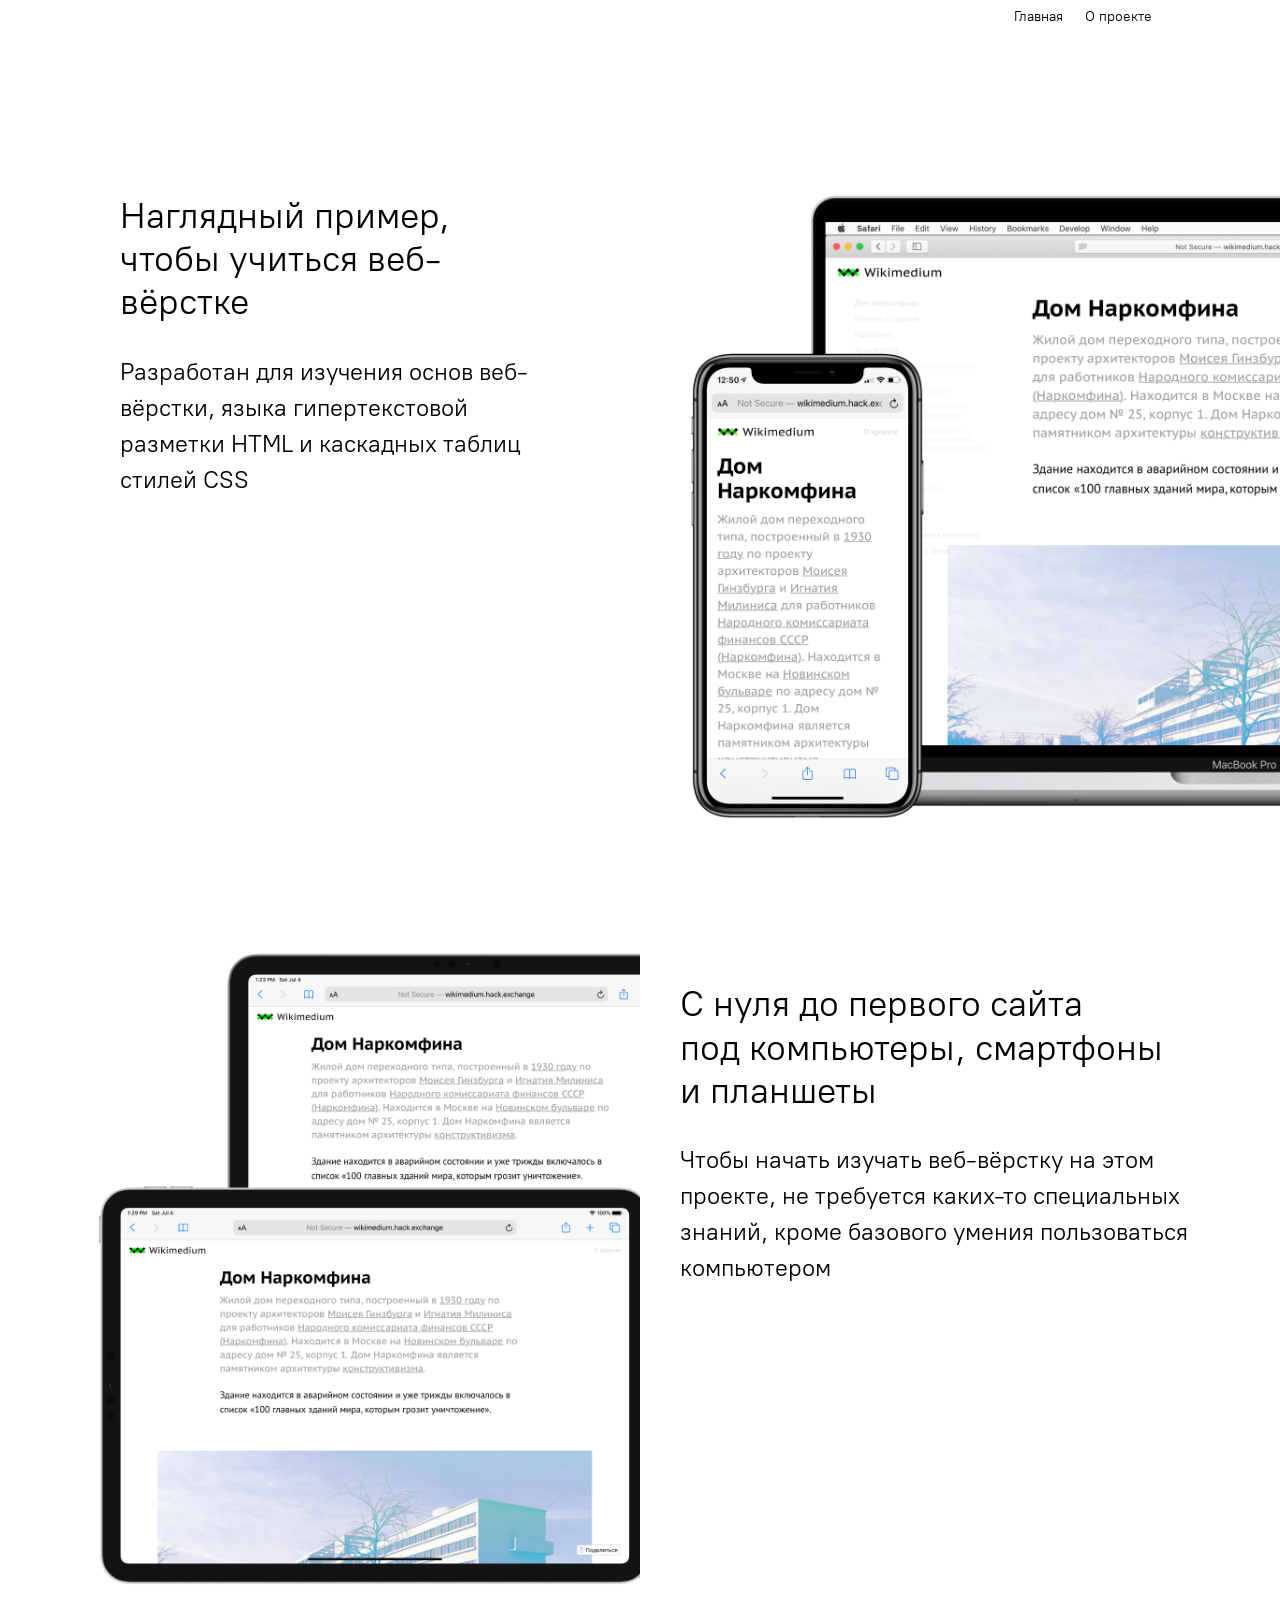
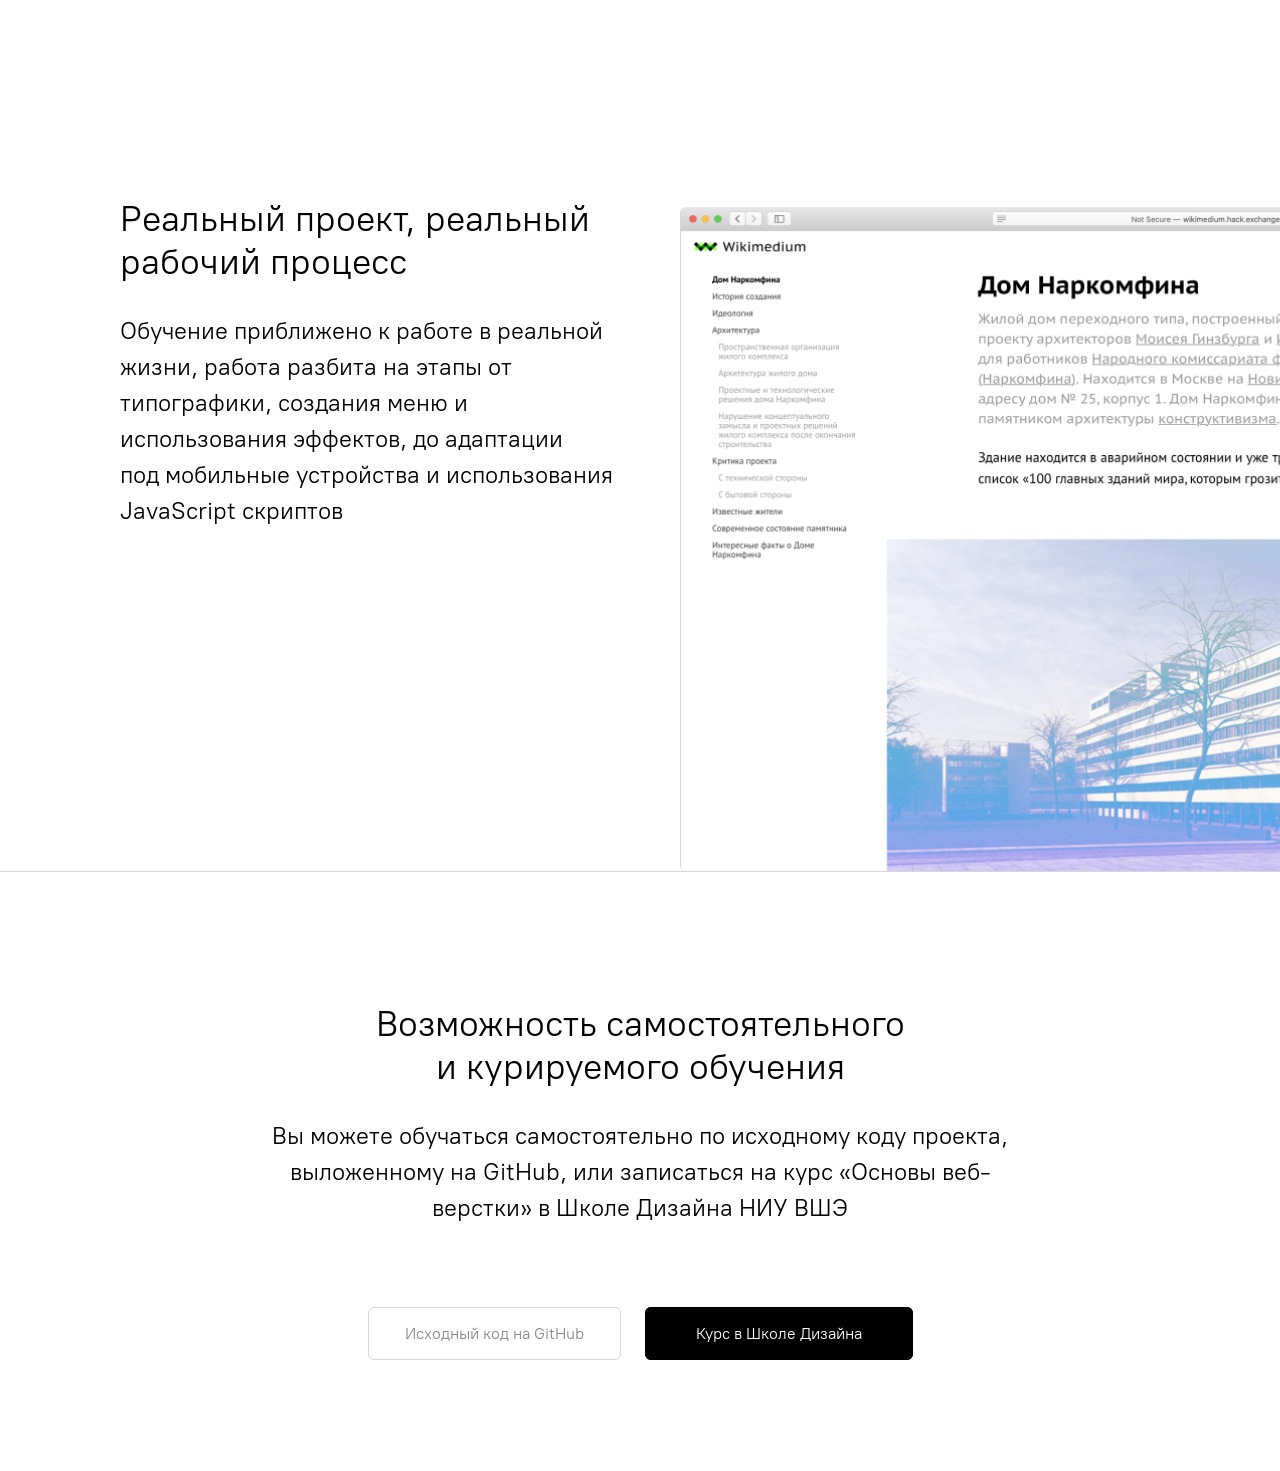
<file: about.html>
<!doctype html>
<html lang="ru">
  <head>
    <meta charset="UTF-8" />
    <meta name="viewport" content="width=device-width, initial-scale=1.0" />
    <title>О проекте</title>
    <link rel="stylesheet" href="stylesheets/style.css" />
    <link rel="icon" href="images/favicon.ico" type="image/x-icon" />
    <link rel="icon" href="images/favicon.png" type="image/png" />
  </head>
  <body class="about-page">
    <nav class="menubar">
      <a href="index.html">Главная</a>
      <a href="about.html">О проекте</a>
    </nav>

    <main class="about">
      <section class="section-1">
        <div>
          <h2>Наглядный пример, чтобы&nbsp;учиться веб-вёрстке</h2>
          <p>
            Разработан для изучения основ веб-вёрстки, языка гипертекстовой
            разметки HTML и&nbsp;каскадных таблиц стилей CSS
          </p>
        </div>

        <div>
          <img src="images/about1.png" alt="" />
        </div>
      </section>

      <section class="section-2">
        <div>
          <img src="images/about2.png" alt="" />
        </div>

        <div>
          <h2>
            С нуля до первого сайта под&nbsp;компьютеры, смартфоны
            и&nbsp;планшеты
          </h2>
          <p>
            Чтобы начать изучать веб-вёрстку на этом проекте, не требуется
            каких-то специальных знаний, кроме базового умения пользоваться
            компьютером
          </p>
        </div>
      </section>

      <section class="section-3">
        <div>
          <h2>Реальный проект, реальный рабочий процесс</h2>
          <p>
            Обучение приближено к работе в реальной жизни, работа разбита на
            этапы от типографики, создания меню и использования эффектов, до
            адаптации под&nbsp;мобильные устройства и использования
            JavaScript&nbsp;скриптов
          </p>
        </div>

        <div>
          <img src="images/about3.png" alt="" />
        </div>
      </section>

      <section class="section-4">
        <div>
          <h2>Возможность самостоятельного<br />и курируемого обучения</h2>

          <p>
            Вы можете обучаться самостоятельно по исходному коду проекта,
            выложенному на GitHub, или записаться на курс «Основы веб-верстки» в
            Школе Дизайна НИУ ВШЭ
          </p>
        </div>

        <div class="about-links">
          <a
            href="https://github.com/annkomkova/b26ds09"
            class="about-link light"
            >Исходный код на GitHub</a
          >
          <a
            href="https://design.hse.ru/ba/design/programming"
            class="about-link dark"
            >Курс в Школе Дизайна</a
          >
        </div>
      </section>
    </main>
  </body>
</html>
</file>
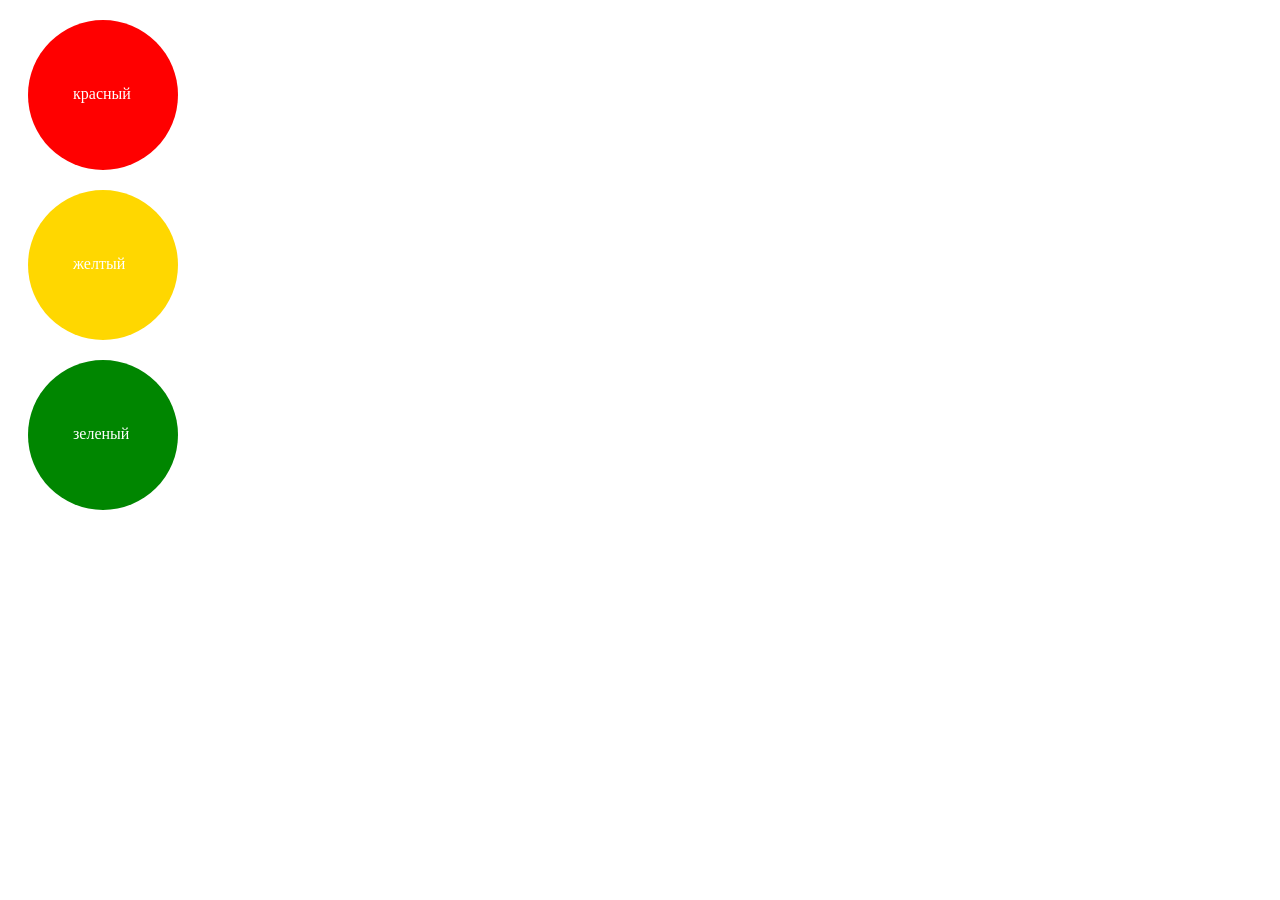
<file: css-base.html>
<!doctype html>
<html lang="en">
  <head>
    <meta charset="UTF-8" />
    <meta name="viewport" content="width=device-width, initial-scale=1.0" />
    <title>Основы CSS</title>
    <style>
      * {
        box-sizing: border-box;
      }
      body {
        color: white;
      }
      p {
        width: 150px;
        height: 150px;
        background-color: cornflowerblue;
        border-radius: 0;
        margin: 20px;
        padding: 65px 45px;
      }
      p {
        border-radius: 100%;
      }
      .red {
        background-color: #ff0000;
      }
      .gold {
        background-color: gold;
      }
      .green {
        background-color: rgb(0, 134, 0);
      }
    </style>
  </head>
  <body>
    <p class="red">красный</p>
    <p class="gold">желтый</p>
    <p class="green">зеленый</p>
  </body>
</html>
</file>
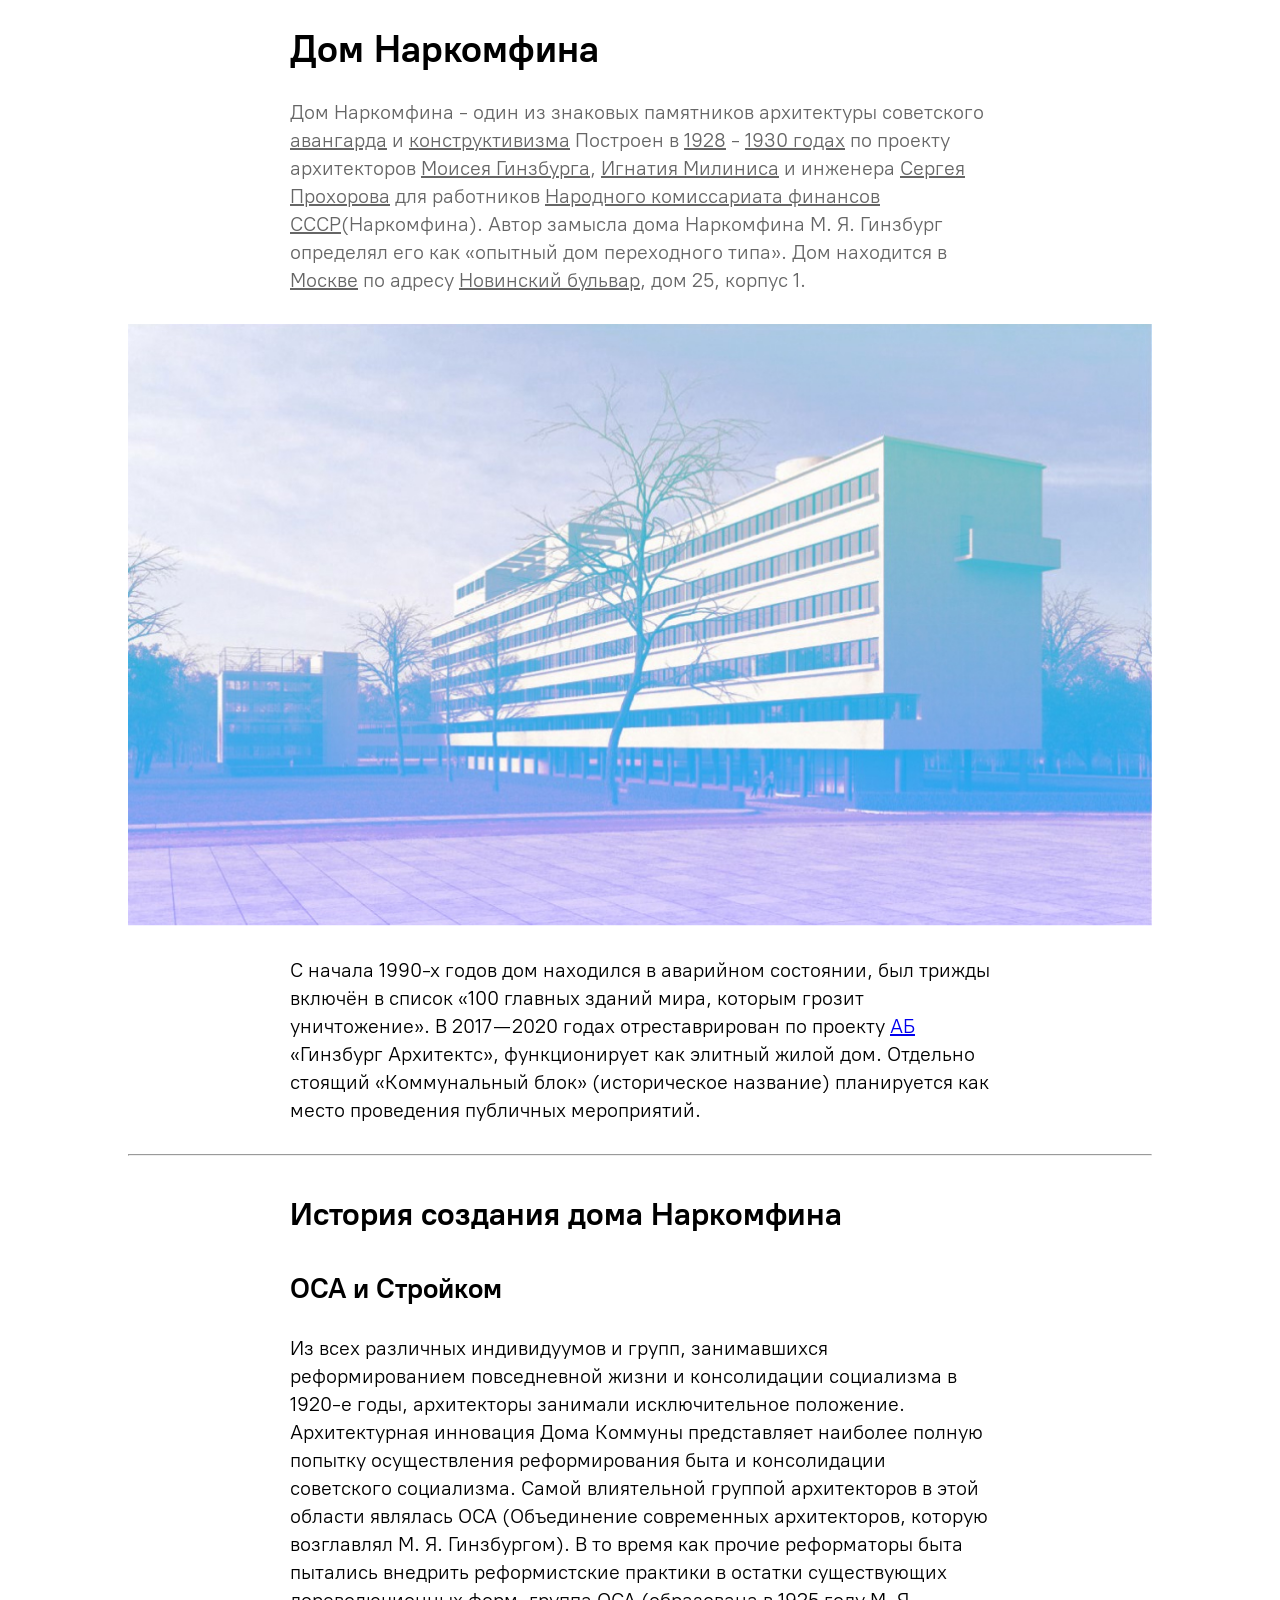
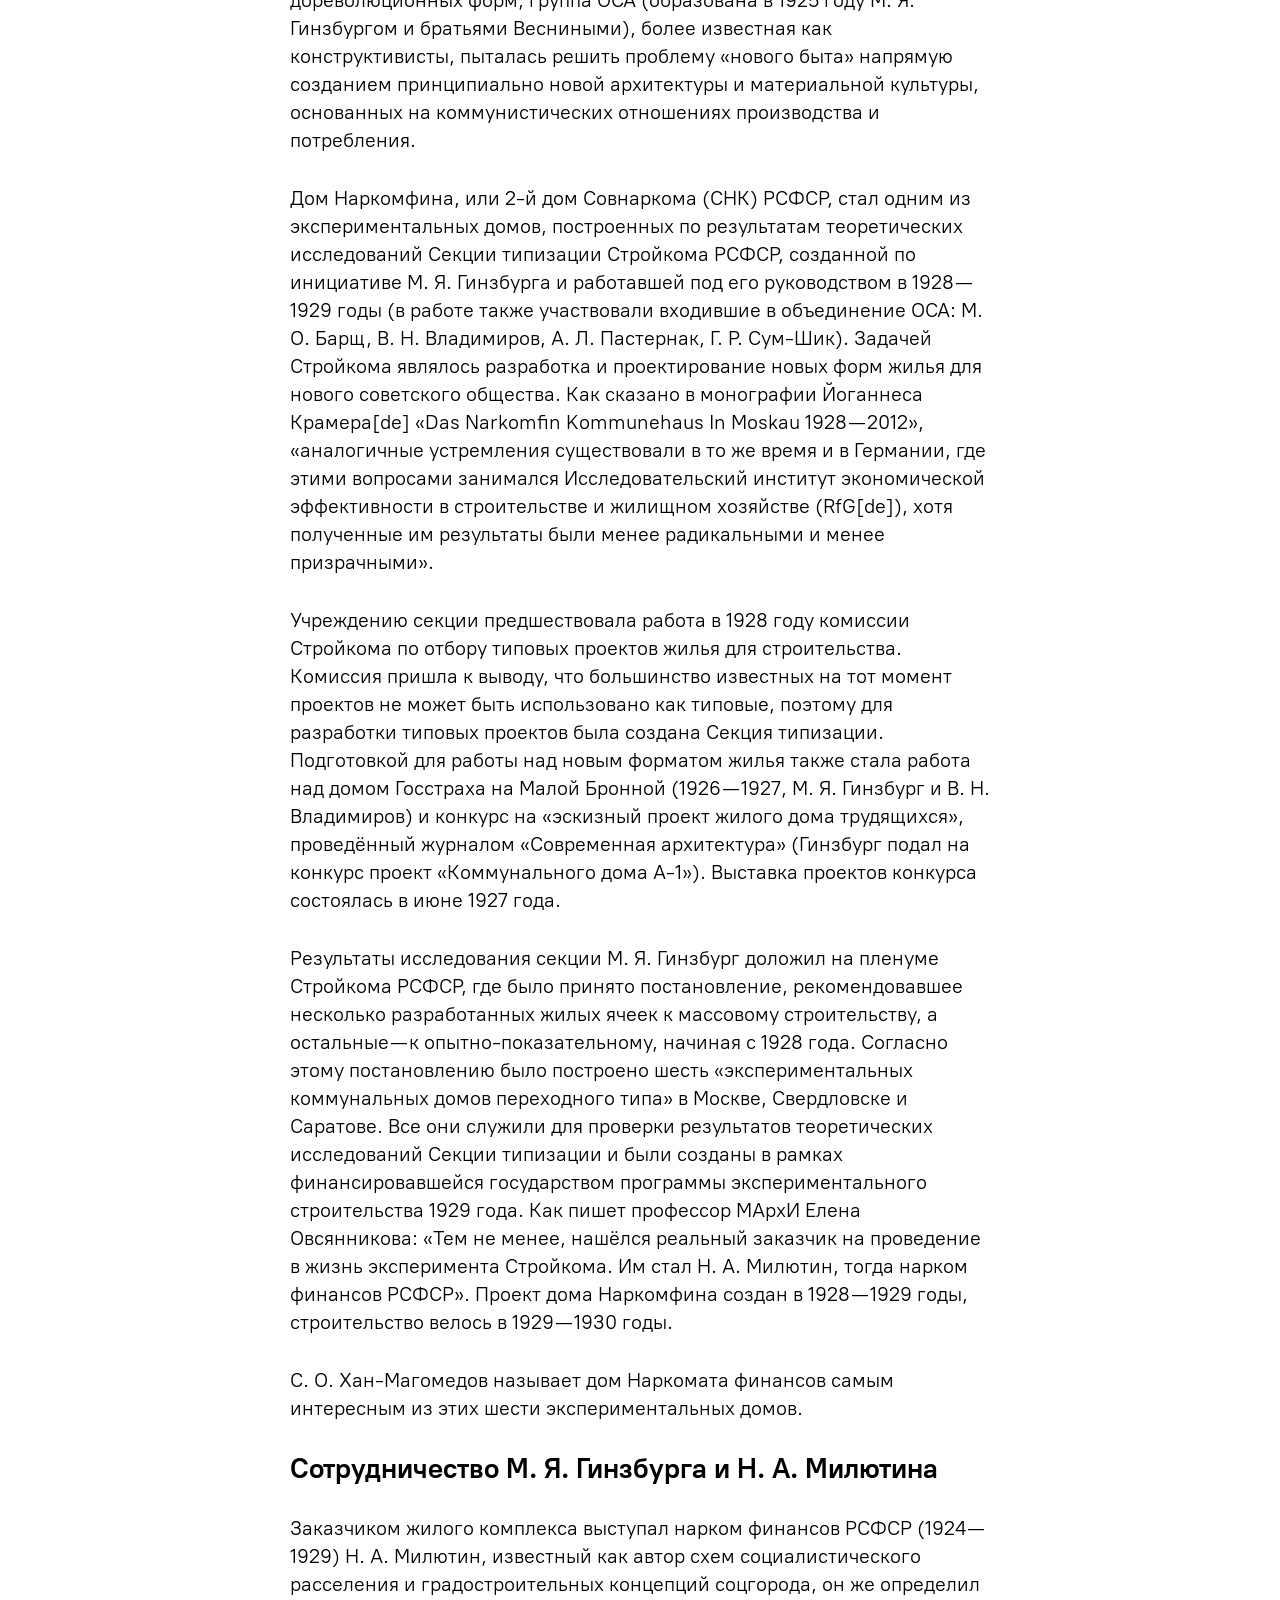
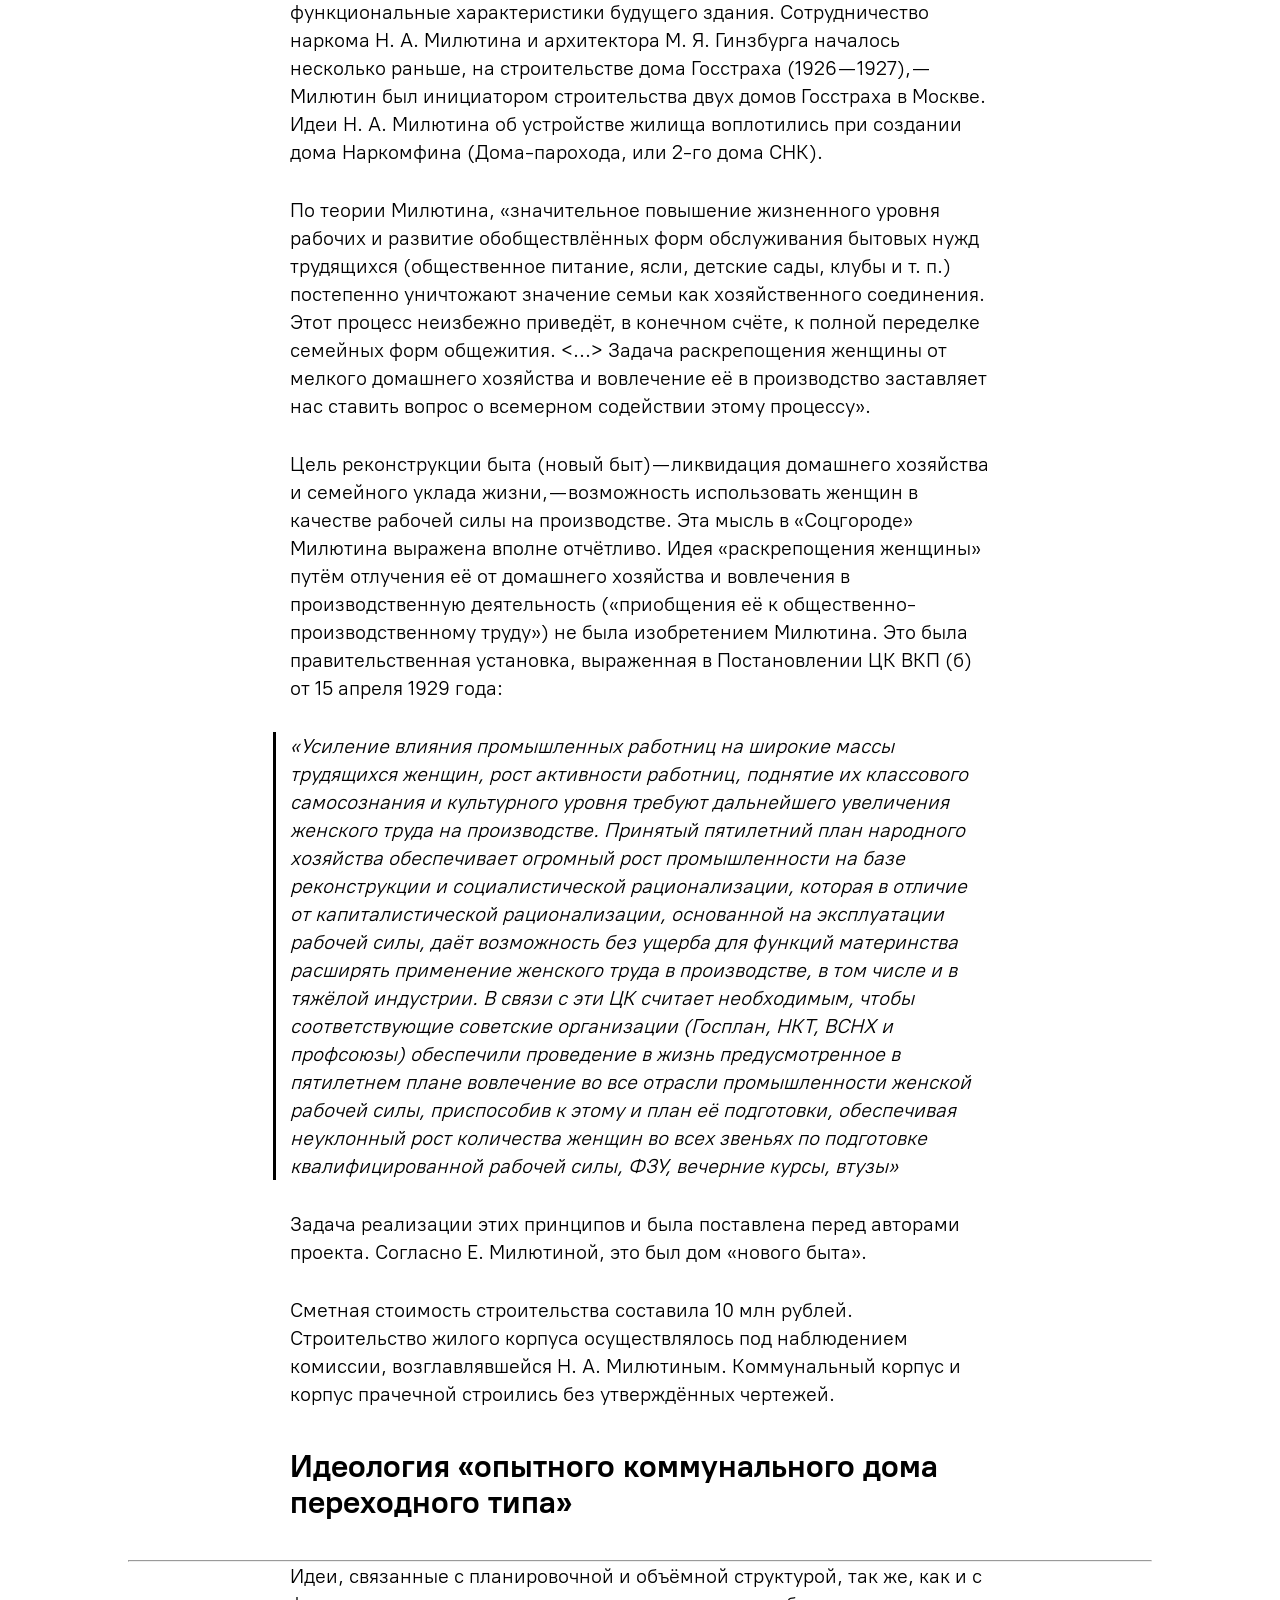
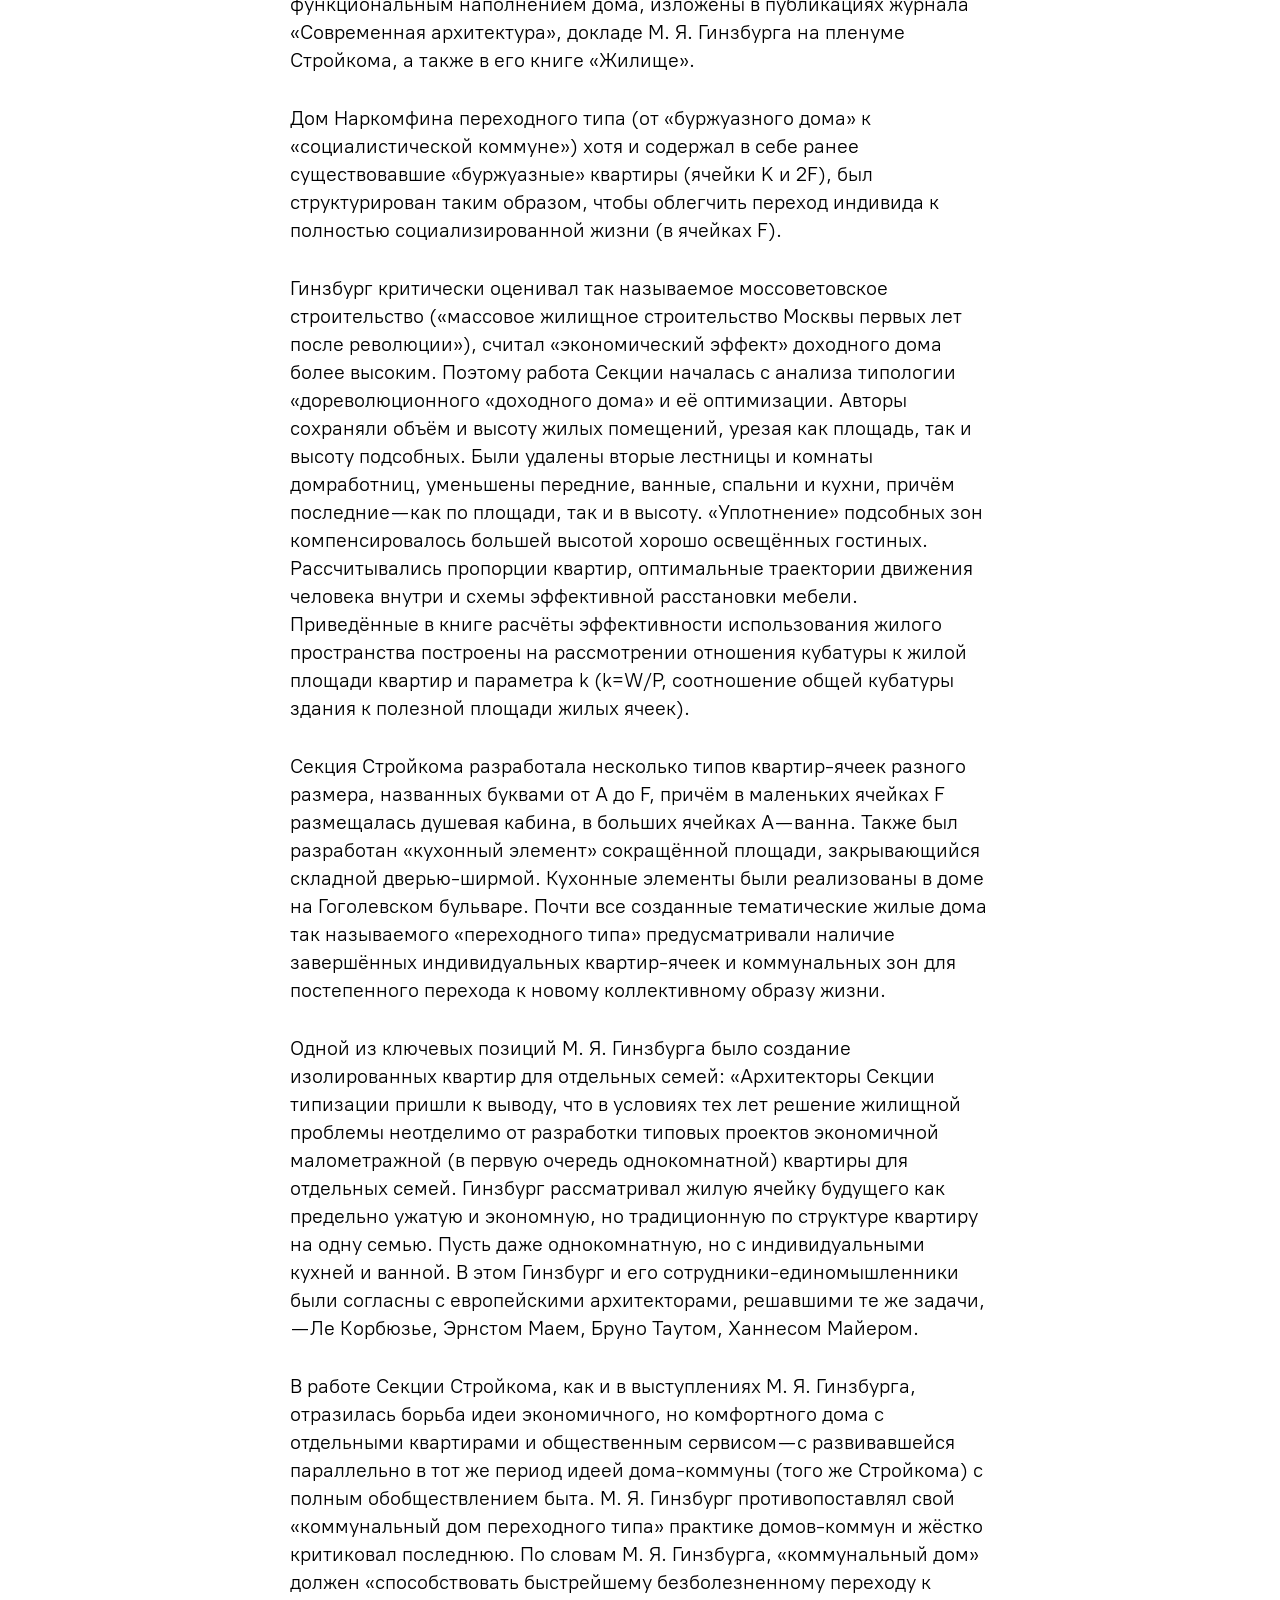
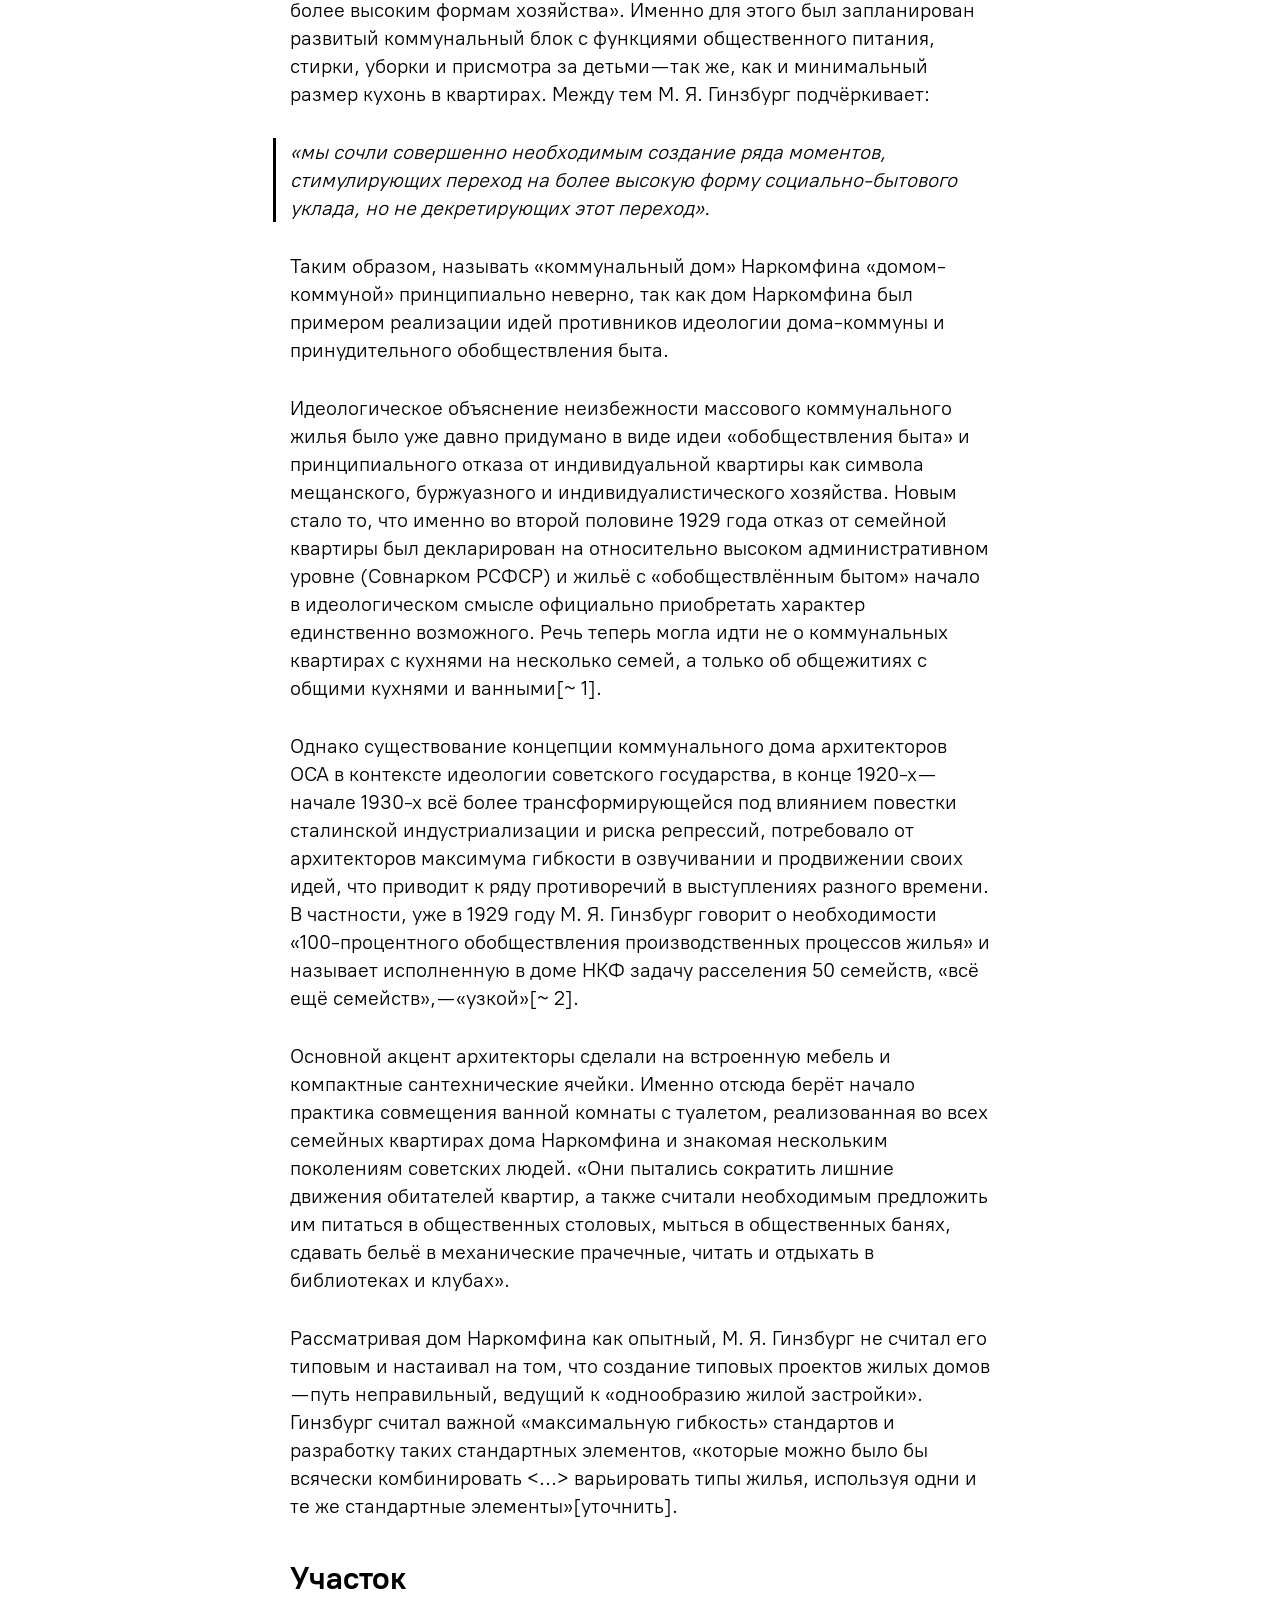
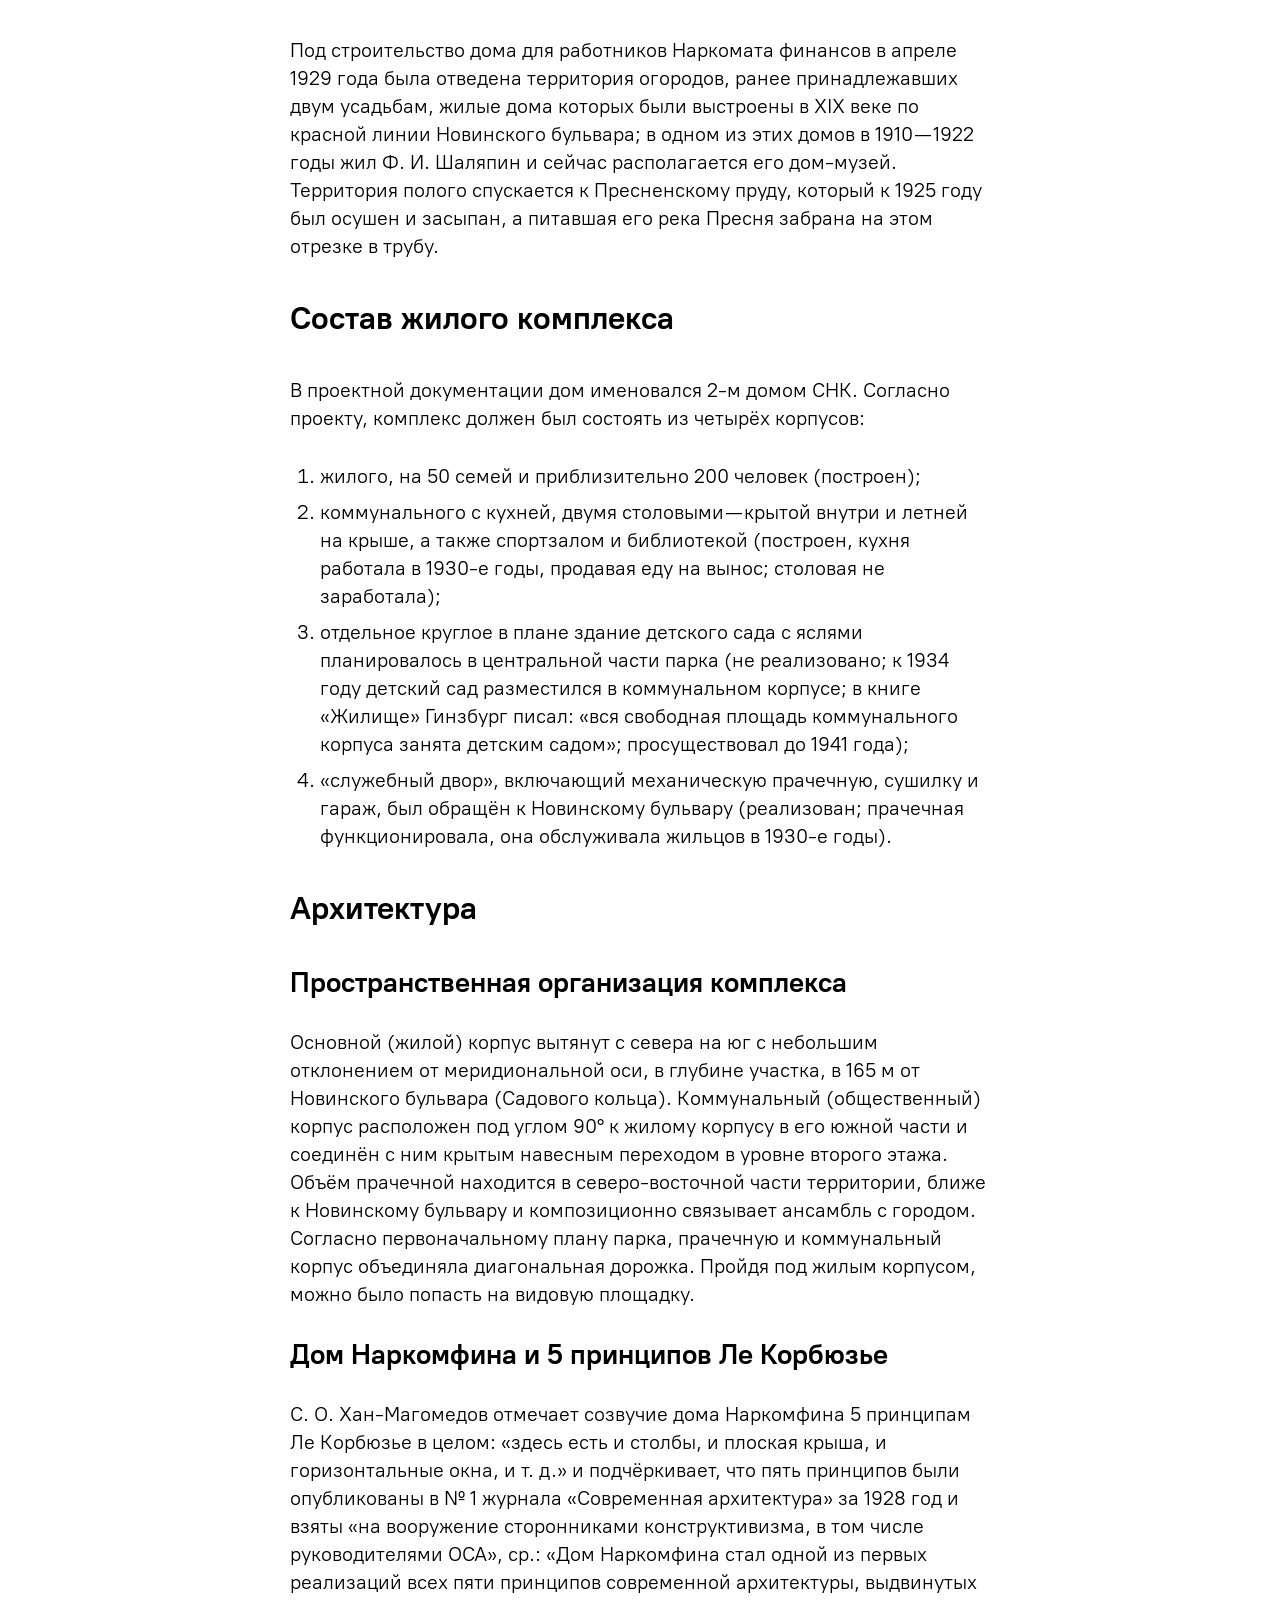
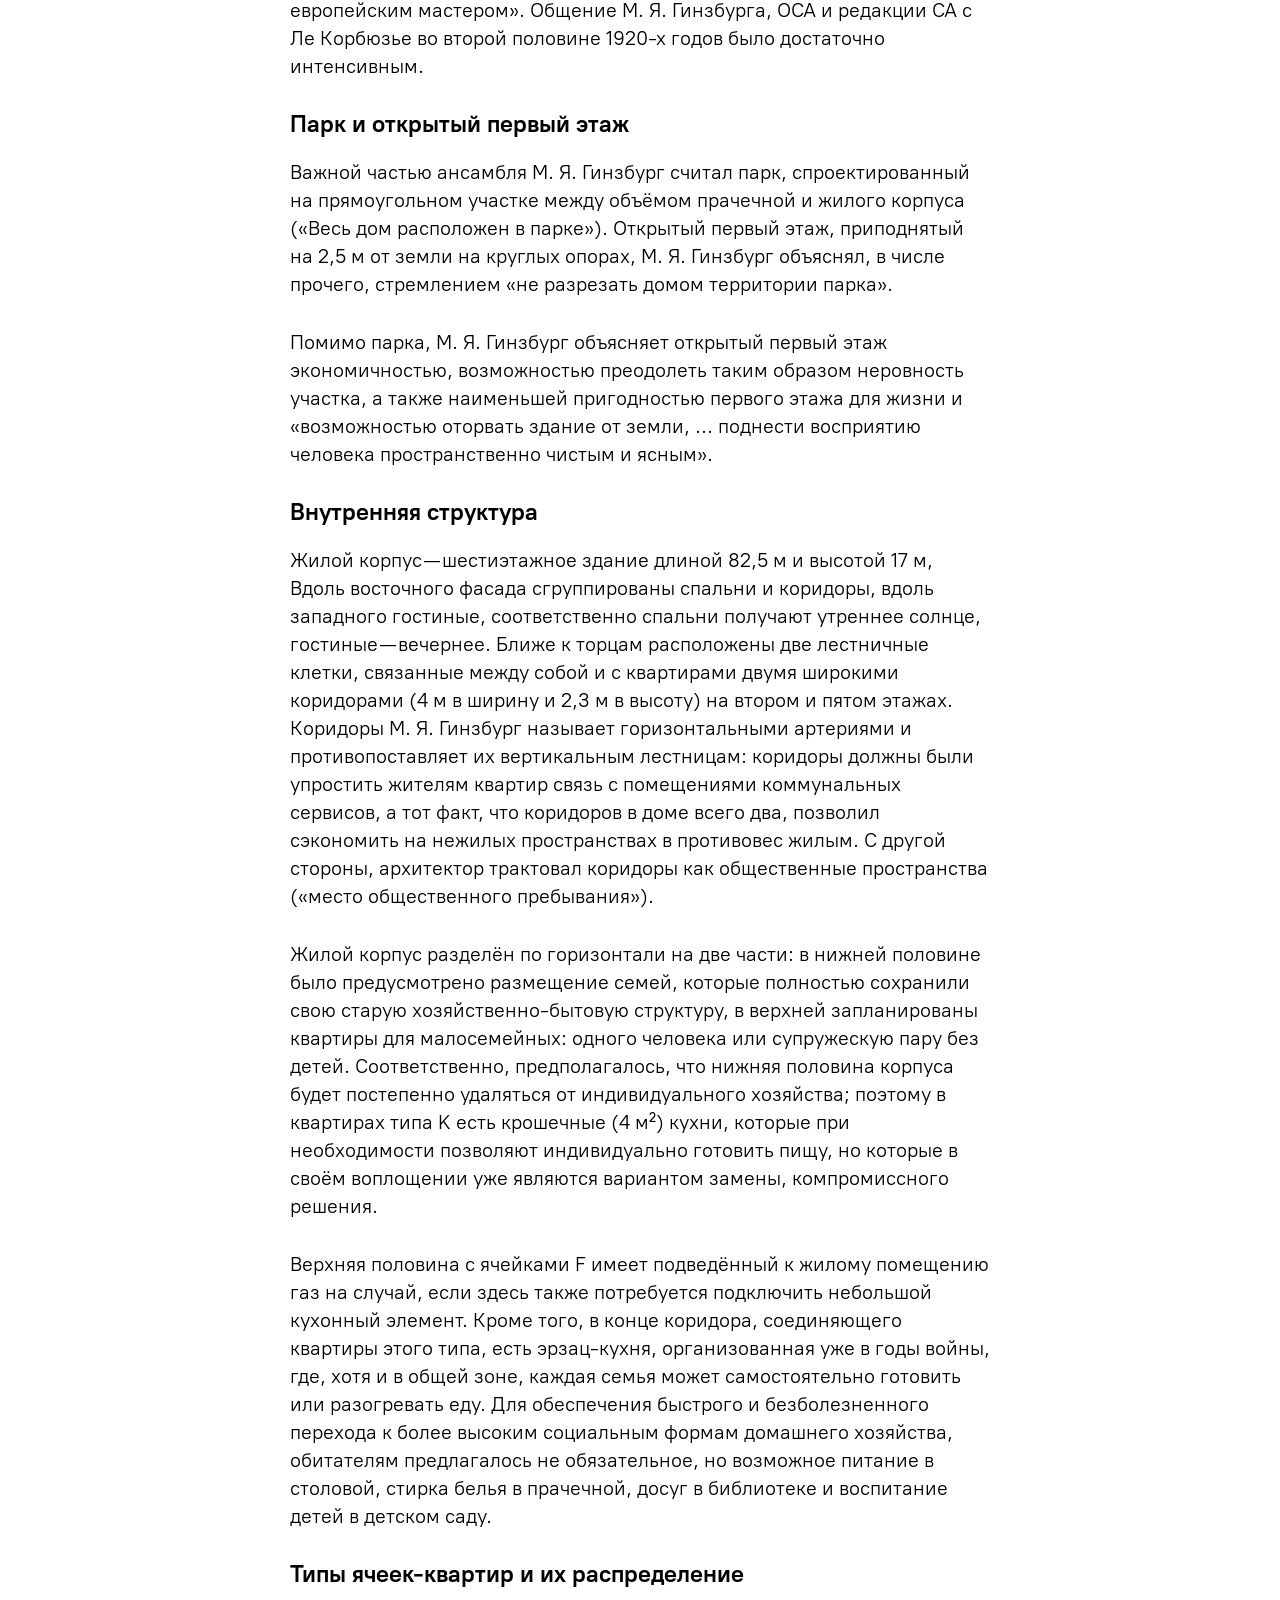
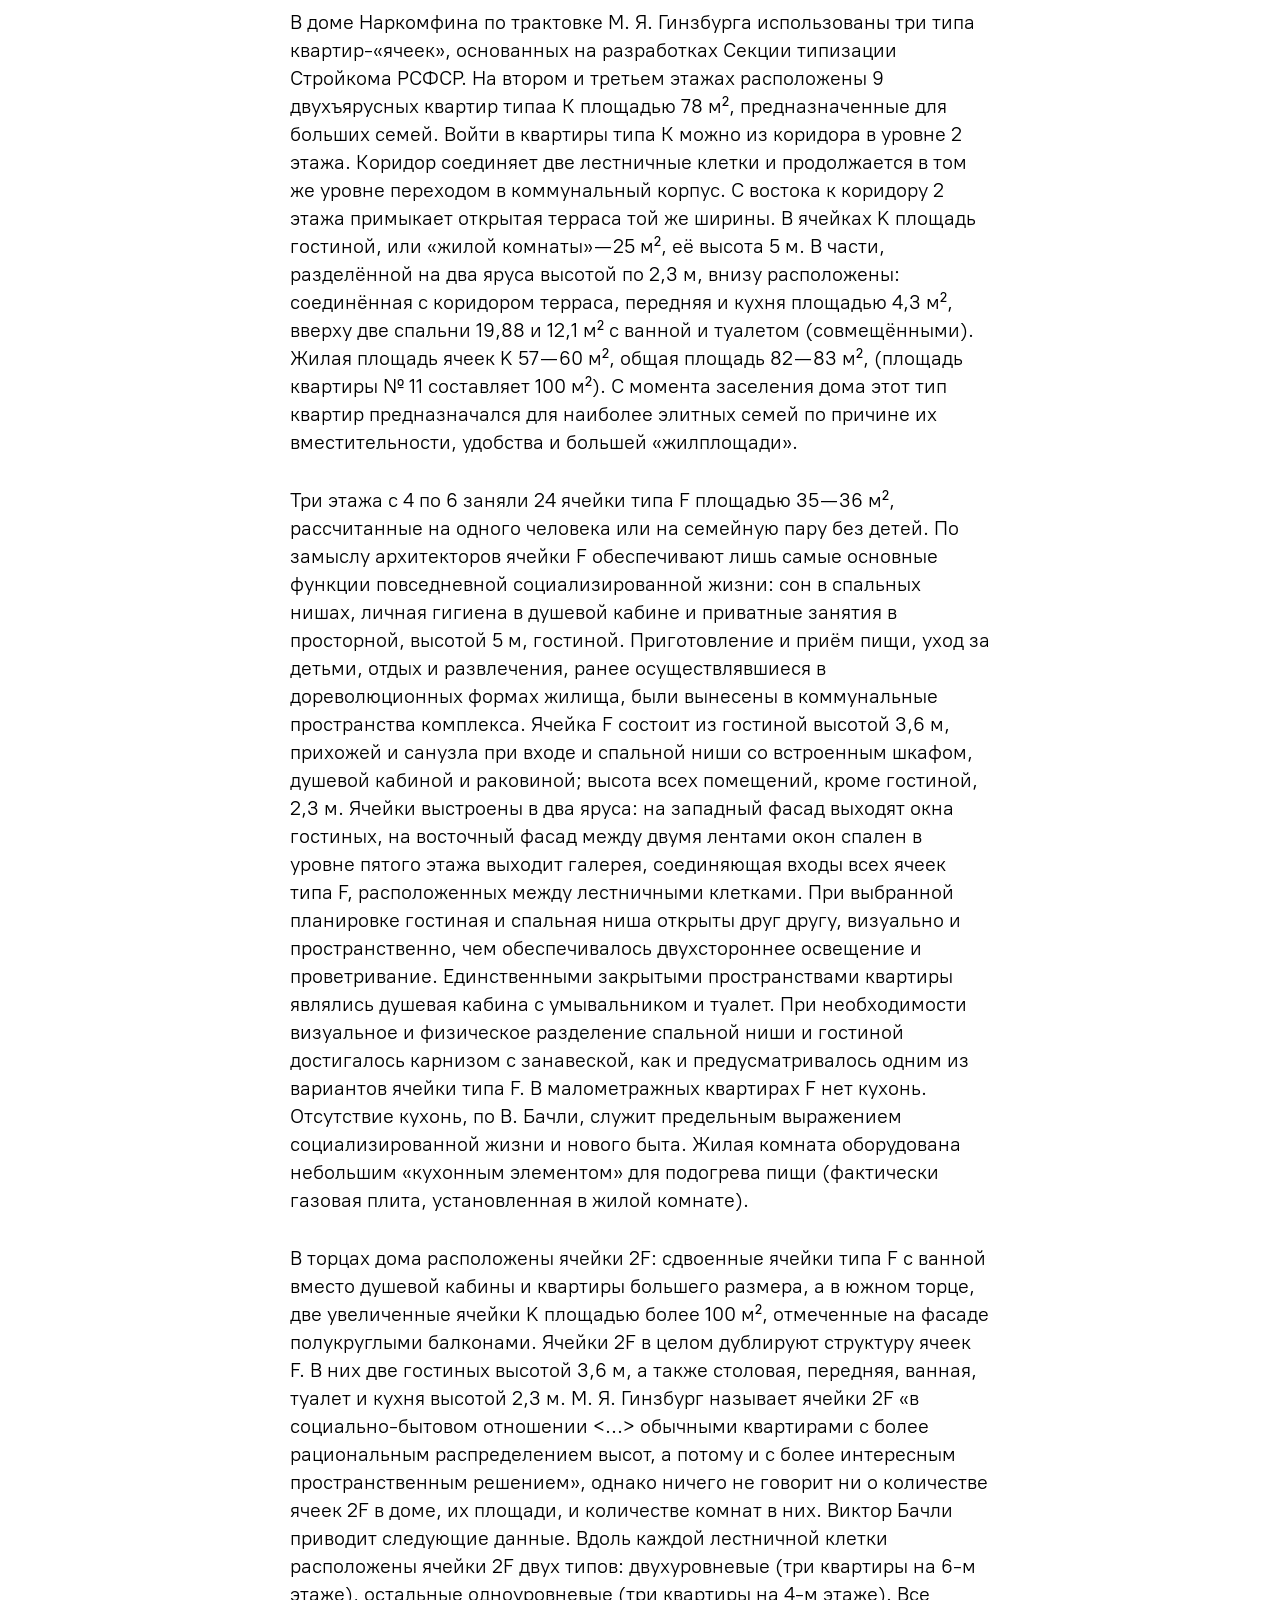
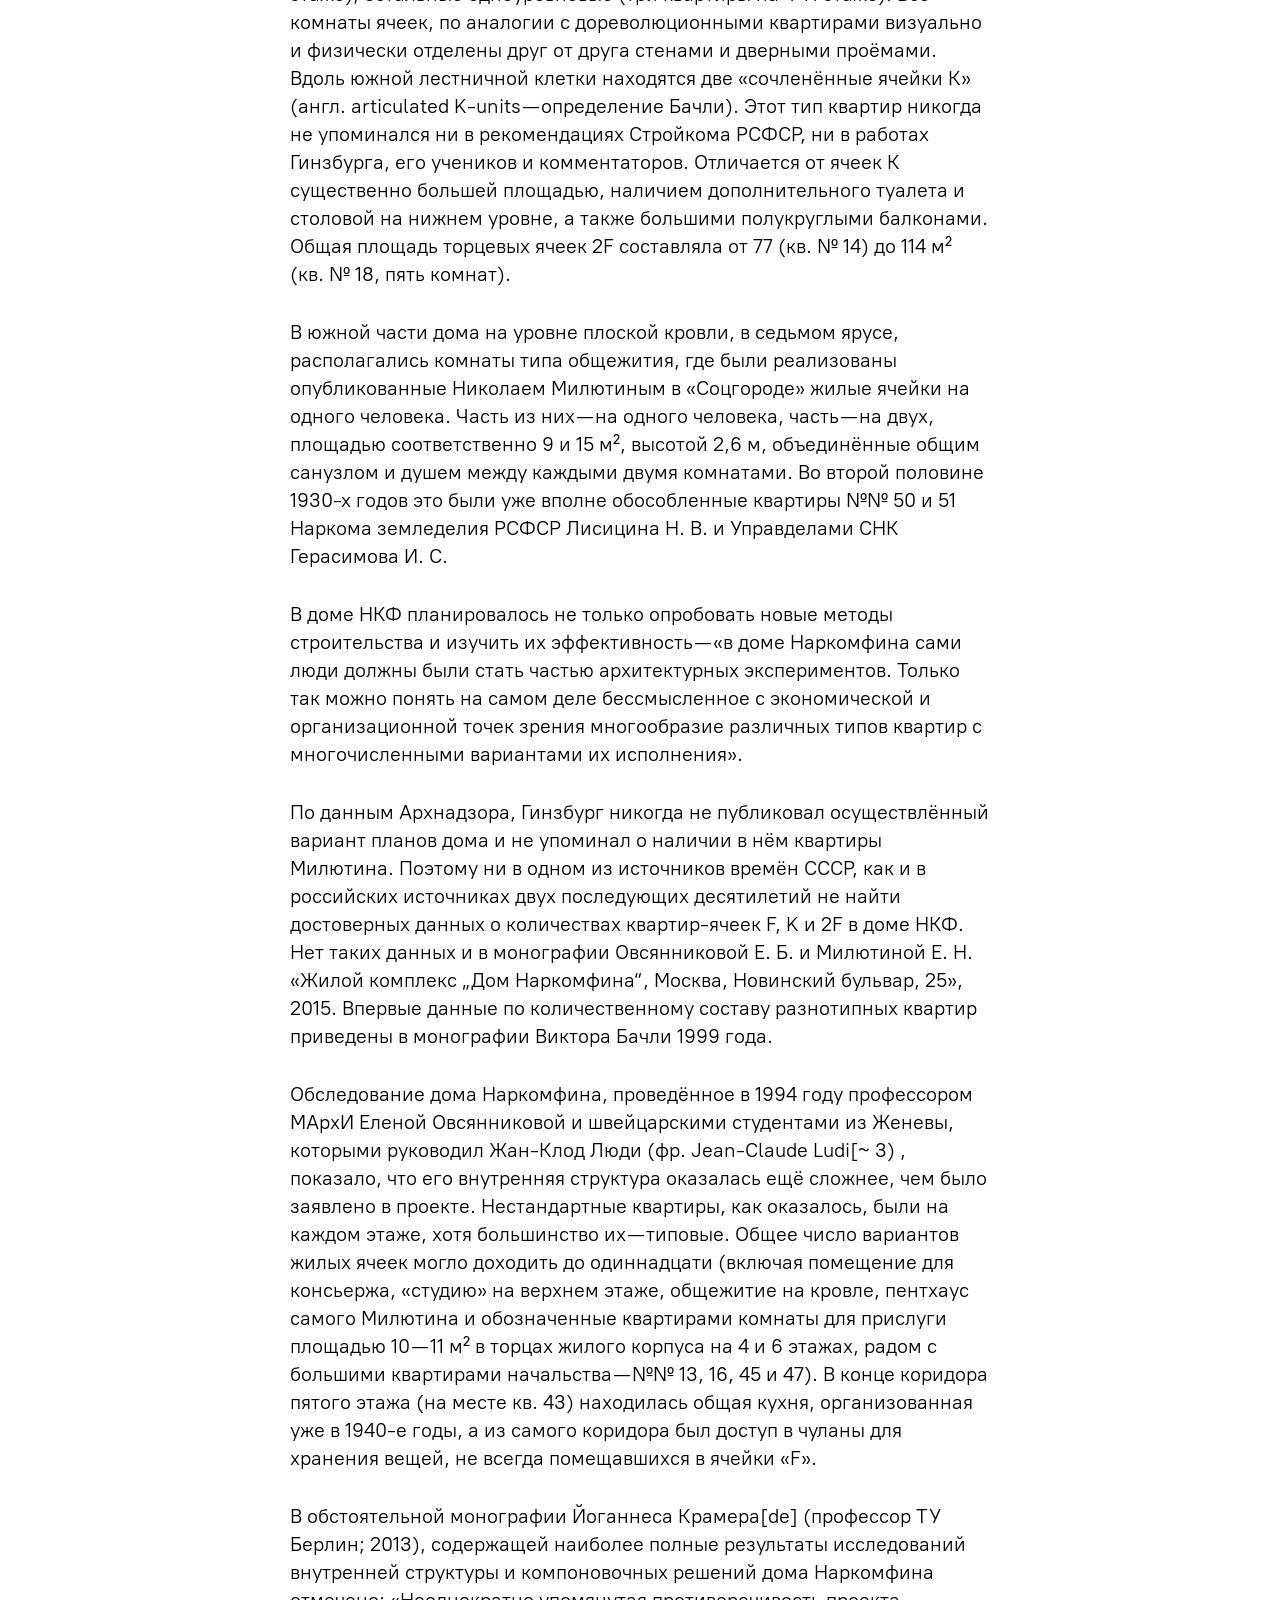
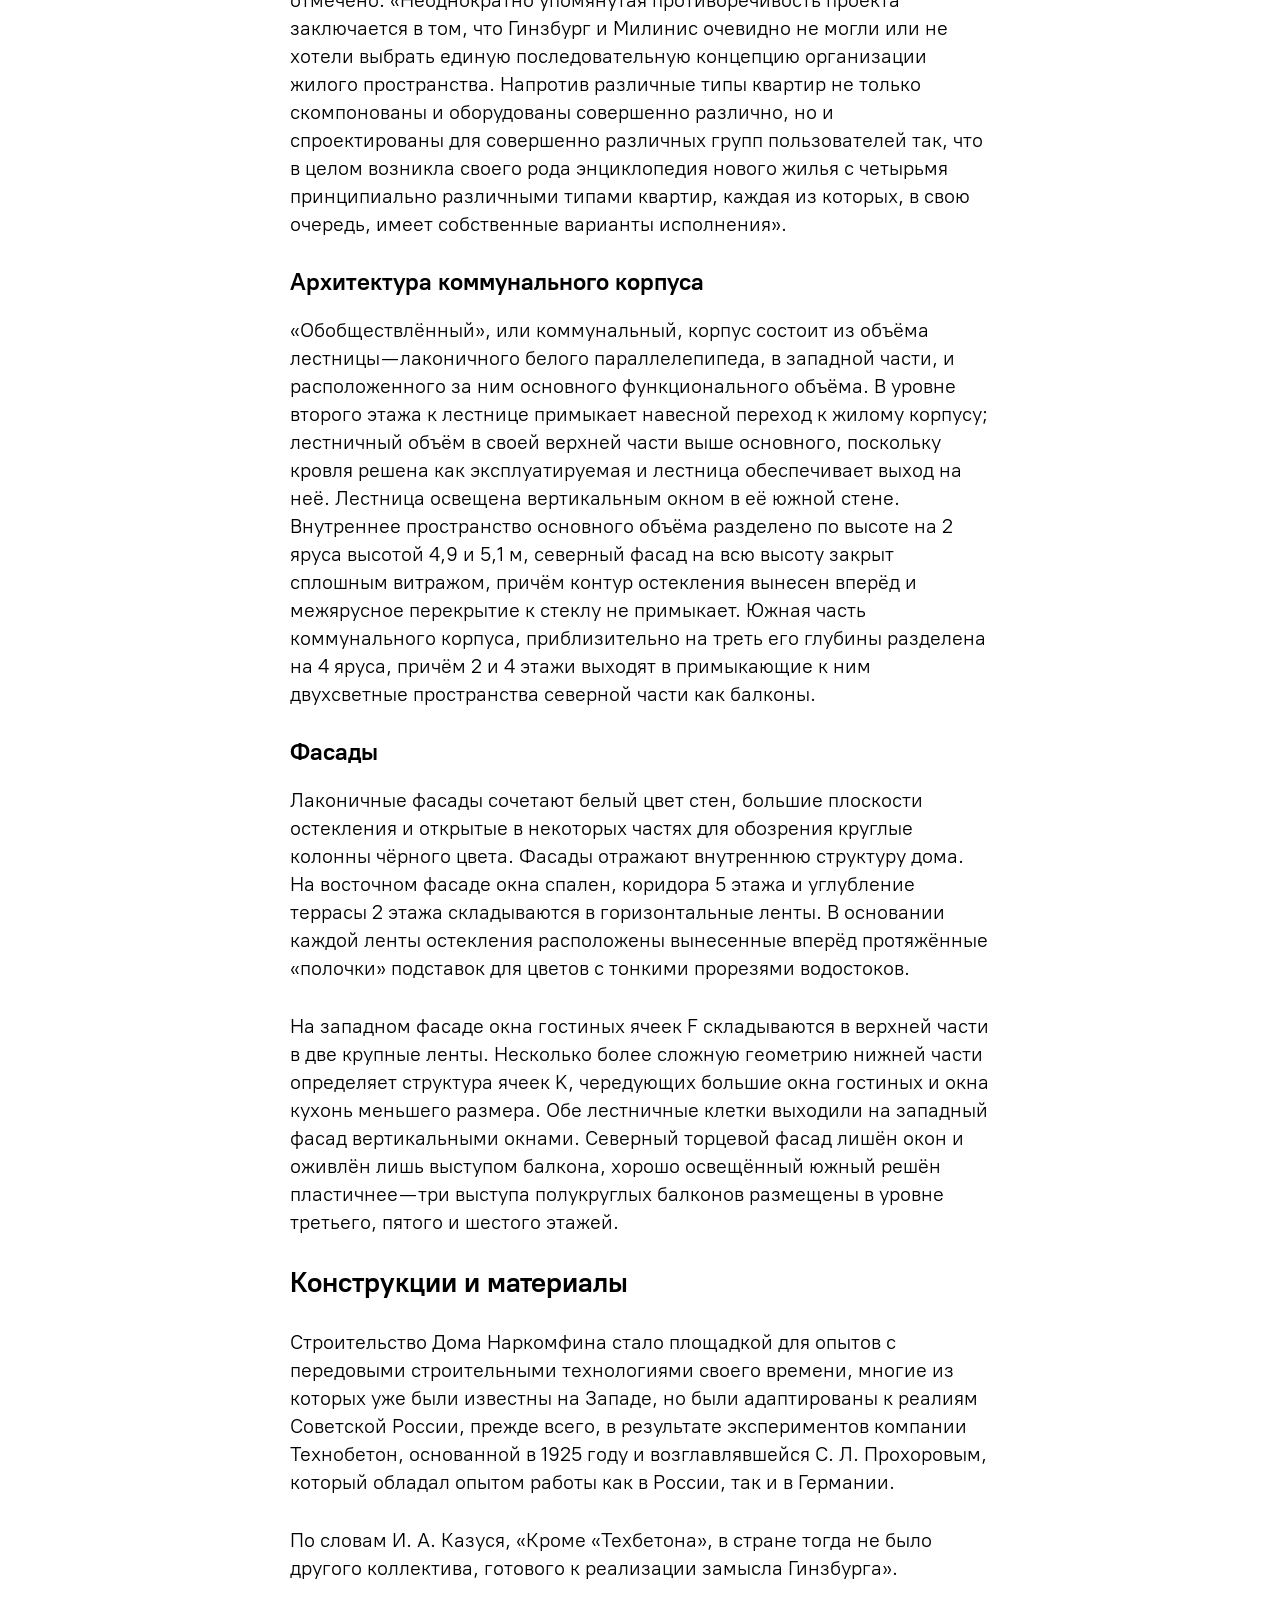
<file: narkomfin.html>
<!doctype html>
<html lang="ru">
  <head>
    <meta charset="UTF-8" />
    <meta name="viewport" content="width=device-width, initial-scale=1.0" />
    <title>Дом Наркомфина</title>
    <link rel="stylesheet" href="stylesheets/style.css" />
  </head>
  <body>
    <h1>Дом Наркомфина</h1>
    <p>
      <b>Дом Наркомфина</b> - один из знаковых памятников архитектуры советского
      <a
        href="https://ru.wikipedia.org/wiki/%D0%90%D0%B2%D0%B0%D0%BD%D0%B3%D0%B0%D1%80%D0%B4_(%D0%B8%D1%81%D0%BA%D1%83%D1%81%D1%81%D1%82%D0%B2%D0%BE)"
        >авангарда</a
      >
      и
      <a
        href="https://ru.wikipedia.org/wiki/%D0%9A%D0%BE%D0%BD%D1%81%D1%82%D1%80%D1%83%D0%BA%D1%82%D0%B8%D0%B2%D0%B8%D0%B7%D0%BC_(%D0%B8%D1%81%D0%BA%D1%83%D1%81%D1%81%D1%82%D0%B2%D0%BE)"
        >конструктивизма</a
      >
      Построен в
      <a href="https://ru.wikipedia.org/wiki/1928_%D0%B3%D0%BE%D0%B4">1928</a>
      -
      <a href="https://ru.wikipedia.org/wiki/1930_%D0%B3%D0%BE%D0%B4"
        >1930 годах</a
      >
      по проекту архитекторов
      <a
        href="https://ru.wikipedia.org/wiki/%D0%93%D0%B8%D0%BD%D0%B7%D0%B1%D1%83%D1%80%D0%B3,_%D0%9C%D0%BE%D0%B8%D1%81%D0%B5%D0%B9_%D0%AF%D0%BA%D0%BE%D0%B2%D0%BB%D0%B5%D0%B2%D0%B8%D1%87"
        >Моисея Гинзбурга</a
      >,
      <a
        href="https://ru.wikipedia.org/wiki/%D0%9C%D0%B8%D0%BB%D0%B8%D0%BD%D0%B8%D1%81,_%D0%98%D0%B3%D0%BD%D0%B0%D1%82%D0%B8%D0%B9_%D0%A4%D1%80%D0%B0%D0%BD%D1%86%D0%B5%D0%B2%D0%B8%D1%87"
        >Игнатия Милиниса</a
      >
      и инженера
      <a
        href="https://ru.wikipedia.org/wiki/%D0%A1%D0%B5%D1%80%D0%B3%D0%B5%D0%B9_%D0%9B%D1%8C%D0%B2%D0%BE%D0%B2%D0%B8%D1%87_%D0%9F%D1%80%D0%BE%D1%85%D0%BE%D1%80%D0%BE%D0%B2"
        >Сергея Прохорова</a
      >
      для работников
      <a
        href="https://ru.wikipedia.org/wiki/%D0%9D%D0%B0%D1%80%D0%BE%D0%B4%D0%BD%D1%8B%D0%B9_%D0%BA%D0%BE%D0%BC%D0%B8%D1%81%D1%81%D0%B0%D1%80%D0%B8%D0%B0%D1%82_%D1%84%D0%B8%D0%BD%D0%B0%D0%BD%D1%81%D0%BE%D0%B2_%D0%A1%D0%A1%D0%A1%D0%A0"
        >Народного комиссариата финансов СССР</a
      >(Наркомфина). Автор замысла дома Наркомфина М. Я. Гинзбург определял его
      как «опытный дом переходного типа». Дом находится в
      <a
        href="https://ru.wikipedia.org/wiki/%D0%9C%D0%BE%D1%81%D0%BA%D0%B2%D0%B0"
        >Москве</a
      >
      по адресу
      <a
        href="https://ru.wikipedia.org/wiki/%D0%9D%D0%BE%D0%B2%D0%B8%D0%BD%D1%81%D0%BA%D0%B8%D0%B9_%D0%B1%D1%83%D0%BB%D1%8C%D0%B2%D0%B0%D1%80"
        >Новинский бульвар</a
      >, дом 25, корпус 1.
    </p>
    <img src="images/narkomfin.jpg" alt="обложка статьи" />
    <p>
      С начала 1990-х годов дом находился в аварийном состоянии, был трижды
      включён в список «100 главных зданий мира, которым грозит уничтожение». В
      2017—2020 годах отреставрирован по проекту
      <a
        href="https://ru.wikipedia.org/wiki/%D0%90%D1%80%D1%85%D0%B8%D1%82%D0%B5%D0%BA%D1%82%D1%83%D1%80%D0%BD%D0%BE%D0%B5_%D0%B1%D1%8E%D1%80%D0%BE"
        >АБ</a
      >
      «Гинзбург Архитектс», функционирует как элитный жилой дом. Отдельно
      стоящий «Коммунальный блок» (историческое название) планируется как место
      проведения публичных мероприятий.
    </p>
    <hr />
    <h2>История создания дома Наркомфина</h2>

    <h3>ОСА и Стройком</h3>
    <p>
      Из всех различных индивидуумов и групп, занимавшихся реформированием
      повседневной жизни и консолидации социализма в 1920-е годы, архитекторы
      занимали исключительное положение. Архитектурная инновация Дома Коммуны
      представляет наиболее полную попытку осуществления реформирования быта и
      консолидации советского социализма. Самой влиятельной группой архитекторов
      в этой области являлась ОСА (Объединение современных архитекторов, которую
      возглавлял М. Я. Гинзбургом). В то время как прочие реформаторы быта
      пытались внедрить реформистские практики в остатки существующих
      дореволюционных форм, группа ОСА (образована в 1925 году М. Я. Гинзбургом
      и братьями Весниными), более известная как конструктивисты, пыталась
      решить проблему «нового быта» напрямую созданием принципиально новой
      архитектуры и материальной культуры, основанных на коммунистических
      отношениях производства и потребления.
    </p>
    <p>
      Дом Наркомфина, или 2-й дом Совнаркома (СНК) РСФСР, стал одним из
      экспериментальных домов, построенных по результатам теоретических
      исследований Секции типизации Стройкома РСФСР, созданной по инициативе М.
      Я. Гинзбурга и работавшей под его руководством в 1928—1929 годы (в работе
      также участвовали входившие в объединение ОСА: М. О. Барщ, В. Н.
      Владимиров, А. Л. Пастернак, Г. Р. Сум-Шик). Задачей Стройкома являлось
      разработка и проектирование новых форм жилья для нового советского
      общества. Как сказано в монографии Йоганнеса Крамера[de] «Das Narkomfin
      Kommunehaus In Moskau 1928—2012»,
      <i
        >«аналогичные устремления существовали в то же время и в Германии, где
        этими вопросами занимался Исследовательский институт экономической
        эффективности в строительстве и жилищном хозяйстве (RfG[de]), хотя
        полученные им результаты были менее радикальными и менее призрачными».
      </i>
    </p>
    <p>
      Учреждению секции предшествовала работа в 1928 году комиссии Стройкома по
      отбору типовых проектов жилья для строительства. Комиссия пришла к выводу,
      что большинство известных на тот момент проектов не может быть
      использовано как типовые, поэтому для разработки типовых проектов была
      создана Секция типизации. Подготовкой для работы над новым форматом жилья
      также стала работа над домом Госстраха на Малой Бронной (1926—1927, М. Я.
      Гинзбург и В. Н. Владимиров) и конкурс на «эскизный проект жилого дома
      трудящихся», проведённый журналом «Современная архитектура» (Гинзбург
      подал на конкурс проект «Коммунального дома А-1»). Выставка проектов
      конкурса состоялась в июне 1927 года.
    </p>
    <p>
      Результаты исследования секции М. Я. Гинзбург доложил на пленуме Стройкома
      РСФСР, где было принято постановление, рекомендовавшее несколько
      разработанных жилых ячеек к массовому строительству, а остальные — к
      опытно-показательному, начиная с 1928 года. Согласно этому постановлению
      было построено шесть «экспериментальных коммунальных домов переходного
      типа» в Москве, Свердловске и Саратове. Все они служили для проверки
      результатов теоретических исследований Секции типизации и были созданы в
      рамках финансировавшейся государством программы экспериментального
      строительства 1929 года. Как пишет профессор МАрхИ Елена Овсянникова: «Тем
      не менее, нашёлся реальный заказчик на проведение в жизнь эксперимента
      Стройкома. Им стал Н. А. Милютин, тогда нарком финансов РСФСР». Проект
      дома Наркомфина создан в 1928—1929 годы, строительство велось в 1929—1930
      годы.
    </p>
    <p>
      С. О. Хан-Магомедов называет дом Наркомата финансов самым интересным из
      этих шести экспериментальных домов.
    </p>
    <h3>Сотрудничество М. Я. Гинзбурга и Н. А. Милютина</h3>
    <p>
      Заказчиком жилого комплекса выступал нарком финансов РСФСР (1924—1929) Н.
      А. Милютин, известный как автор схем социалистического расселения и
      градостроительных концепций соцгорода, он же определил функциональные
      характеристики будущего здания. Сотрудничество наркома Н. А. Милютина и
      архитектора М. Я. Гинзбурга началось несколько раньше, на строительстве
      дома Госстраха (1926—1927), — Милютин был инициатором строительства двух
      домов Госстраха в Москве. Идеи Н. А. Милютина об устройстве жилища
      воплотились при создании дома Наркомфина (Дома-парохода, или 2-го дома
      СНК).
    </p>
    <p>
      По теории Милютина,
      <i>
        «значительное повышение жизненного уровня рабочих и развитие
        обобществлённых форм обслуживания бытовых нужд трудящихся (общественное
        питание, ясли, детские сады, клубы и т. п.) постепенно уничтожают
        значение семьи как хозяйственного соединения. Этот процесс неизбежно
        приведёт, в конечном счёте, к полной переделке семейных форм общежития.
        <…> Задача раскрепощения женщины от мелкого домашнего хозяйства и
        вовлечение её в производство заставляет нас ставить вопрос о всемерном
        содействии этому процессу».
      </i>
    </p>
    <p>
      Цель реконструкции быта (<i>новый быт</i>) — ликвидация домашнего
      хозяйства и семейного уклада жизни, — возможность использовать женщин в
      качестве рабочей силы на производстве. Эта мысль в «Соцгороде» Милютина
      выражена вполне отчётливо. Идея «раскрепощения женщины» путём отлучения её
      от домашнего хозяйства и вовлечения в производственную деятельность
      («приобщения её к общественно-производственному труду») не была
      изобретением Милютина. Это была правительственная установка, выраженная в
      Постановлении ЦК ВКП (б) от 15 апреля 1929 года:
    </p>
    <blockquote class="redBlockquote">
      «Усиление влияния промышленных работниц на широкие массы трудящихся
      женщин, рост активности работниц, поднятие их классового самосознания и
      культурного уровня требуют дальнейшего увеличения женского труда на
      производстве. Принятый пятилетний план народного хозяйства обеспечивает
      огромный рост промышленности на базе реконструкции и социалистической
      рационализации, которая в отличие от капиталистической рационализации,
      основанной на эксплуатации рабочей силы, даёт возможность без ущерба для
      функций материнства расширять применение женского труда в производстве, в
      том числе и в тяжёлой индустрии. В связи с эти ЦК считает необходимым,
      чтобы соответствующие советские организации (Госплан, НКТ, ВСНХ и
      профсоюзы) обеспечили проведение в жизнь предусмотренное в пятилетнем
      плане вовлечение во все отрасли промышленности женской рабочей силы,
      приспособив к этому и план её подготовки, обеспечивая неуклонный рост
      количества женщин во всех звеньях по подготовке квалифицированной рабочей
      силы, ФЗУ, вечерние курсы, втузы»
    </blockquote>
    <p>
      Задача реализации этих принципов и была поставлена перед авторами проекта.
      Согласно Е. Милютиной, это был дом «нового быта».
    </p>
    <p>
      Сметная стоимость строительства составила 10 млн рублей. Строительство
      жилого корпуса осуществлялось под наблюдением комиссии, возглавлявшейся Н.
      А. Милютиным. Коммунальный корпус и корпус прачечной строились без
      утверждённых чертежей.
    </p>
    <h2>Идеология «опытного коммунального дома переходного типа»</h2>
    <hr />
    <p>
      Идеи, связанные с планировочной и объёмной структурой, так же, как и с
      функциональным наполнением дома, изложены в публикациях журнала
      «Современная архитектура», докладе М. Я. Гинзбурга на пленуме Стройкома, а
      также в его книге «Жилище».
    </p>
    <p>
      Дом Наркомфина переходного типа (от «буржуазного дома» к «социалистической
      коммуне») хотя и содержал в себе ранее существовавшие «буржуазные»
      квартиры (ячейки K и 2F), был структурирован таким образом, чтобы
      облегчить переход индивида к полностью социализированной жизни (в ячейках
      F).
    </p>
    <p>
      Гинзбург критически оценивал так называемое моссоветовское строительство
      («массовое жилищное строительство Москвы первых лет после революции»),
      считал «экономический эффект» доходного дома более высоким. Поэтому работа
      Секции началась с анализа типологии «дореволюционного «доходного дома» и
      её оптимизации. Авторы сохраняли объём и высоту жилых помещений, урезая
      как площадь, так и высоту подсобных. Были удалены вторые лестницы и
      комнаты домработниц, уменьшены передние, ванные, спальни и кухни, причём
      последние — как по площади, так и в высоту. «Уплотнение» подсобных зон
      компенсировалось большей высотой хорошо освещённых гостиных.
      Рассчитывались пропорции квартир, оптимальные траектории движения человека
      внутри и схемы эффективной расстановки мебели. Приведённые в книге расчёты
      эффективности использования жилого пространства построены на рассмотрении
      отношения кубатуры к жилой площади квартир и параметра k (k=W/P,
      соотношение общей кубатуры здания к полезной площади жилых ячеек).
    </p>
    <p>
      Секция Стройкома разработала несколько типов квартир-ячеек разного
      размера, названных буквами от A до F, причём в маленьких ячейках F
      размещалась душевая кабина, в больших ячейках А — ванна. Также был
      разработан «кухонный элемент» сокращённой площади, закрывающийся складной
      дверью-ширмой. Кухонные элементы были реализованы в доме на Гоголевском
      бульваре. Почти все созданные тематические жилые дома так называемого
      «переходного типа» предусматривали наличие завершённых индивидуальных
      квартир-ячеек и коммунальных зон для постепенного перехода к новому
      коллективному образу жизни.
    </p>
    <p>
      Одной из ключевых позиций М. Я. Гинзбурга было создание изолированных
      квартир для отдельных семей: «Архитекторы Секции типизации пришли к
      выводу, что в условиях тех лет решение жилищной проблемы неотделимо от
      разработки типовых проектов экономичной малометражной (в первую очередь
      однокомнатной) квартиры для отдельных семей. Гинзбург рассматривал жилую
      ячейку будущего как предельно ужатую и экономную, но традиционную по
      структуре квартиру на одну семью. Пусть даже однокомнатную, но с
      индивидуальными кухней и ванной. В этом Гинзбург и его
      сотрудники-единомышленники были согласны с европейскими архитекторами,
      решавшими те же задачи, — Ле Корбюзье, Эрнстом Маем, Бруно Таутом,
      Ханнесом Майером.
    </p>
    <p>
      В работе Секции Стройкома, как и в выступлениях М. Я. Гинзбурга,
      отразилась борьба идеи экономичного, но комфортного дома с отдельными
      квартирами и общественным сервисом — с развивавшейся параллельно в тот же
      период идеей дома-коммуны (того же Стройкома) с полным обобществлением
      быта. М. Я. Гинзбург противопоставлял свой «коммунальный дом переходного
      типа» практике домов-коммун и жёстко критиковал последнюю. По словам М. Я.
      Гинзбурга, «коммунальный дом» должен
      <i
        >«способствовать быстрейшему безболезненному переходу к более высоким
        формам хозяйства»</i
      >. Именно для этого был запланирован развитый коммунальный блок с
      функциями общественного питания, стирки, уборки и присмотра за детьми —
      так же, как и минимальный размер кухонь в квартирах. Между тем М. Я.
      Гинзбург подчёркивает:
    </p>
    <blockquote>
      <i
        >«мы сочли совершенно необходимым создание ряда моментов, стимулирующих
        переход на более высокую форму социально-бытового уклада, но не
        декретирующих этот переход».</i
      >
    </blockquote>
    <p>
      Таким образом, называть «коммунальный дом» Наркомфина «домом-коммуной»
      принципиально неверно, так как дом Наркомфина был примером реализации идей
      противников идеологии дома-коммуны и принудительного обобществления быта.
    </p>
    <p>
      Идеологическое объяснение неизбежности массового коммунального жилья было
      уже давно придумано в виде идеи «обобществления быта» и принципиального
      отказа от индивидуальной квартиры как символа мещанского, буржуазного и
      индивидуалистического хозяйства. Новым стало то, что именно во второй
      половине 1929 года отказ от семейной квартиры был декларирован на
      относительно высоком административном уровне (Совнарком РСФСР) и жильё с
      «обобществлённым бытом» начало в идеологическом смысле официально
      приобретать характер единственно возможного. Речь теперь могла идти не о
      коммунальных квартирах с кухнями на несколько семей, а только об
      общежитиях с общими кухнями и ванными[~ 1].
    </p>
    <p>
      Однако существование концепции коммунального дома архитекторов ОСА в
      контексте идеологии советского государства, в конце 1920-х — начале 1930-х
      всё более трансформирующейся под влиянием повестки сталинской
      индустриализации и риска репрессий, потребовало от архитекторов максимума
      гибкости в озвучивании и продвижении своих идей, что приводит к ряду
      противоречий в выступлениях разного времени. В частности, уже в 1929 году
      М. Я. Гинзбург говорит о необходимости «100-процентного обобществления
      производственных процессов жилья» и называет исполненную в доме НКФ задачу
      расселения 50 семейств, <i>«всё ещё семейств»</i>, — «узкой»[~ 2].
    </p>
    <p>
      Основной акцент архитекторы сделали на встроенную мебель и компактные
      сантехнические ячейки. Именно отсюда берёт начало практика совмещения
      ванной комнаты с туалетом, реализованная во всех семейных квартирах дома
      Наркомфина и знакомая нескольким поколениям советских людей.
      <i>
        «Они пытались сократить лишние движения обитателей квартир, а также
        считали необходимым предложить им питаться в общественных столовых,
        мыться в общественных банях, сдавать бельё в механические прачечные,
        читать и отдыхать в библиотеках и клубах».
      </i>
    </p>
    <p>
      Рассматривая дом Наркомфина как опытный, М. Я. Гинзбург не считал его
      типовым и настаивал на том, что создание типовых проектов жилых домов —
      путь неправильный, ведущий к «однообразию жилой застройки». Гинзбург
      считал важной «максимальную гибкость» стандартов и разработку таких
      стандартных элементов, «которые можно было бы всячески комбинировать <…>
      варьировать типы жилья, используя одни и те же стандартные
      элементы»[уточнить].
    </p>
    <h2>Участок</h2>
    <p>
      Под строительство дома для работников Наркомата финансов в апреле 1929
      года была отведена территория огородов, ранее принадлежавших двум
      усадьбам, жилые дома которых были выстроены в XIX веке по красной линии
      Новинского бульвара; в одном из этих домов в 1910—1922 годы жил Ф. И.
      Шаляпин и сейчас располагается его дом-музей. Территория полого спускается
      к Пресненскому пруду, который к 1925 году был осушен и засыпан, а питавшая
      его река Пресня забрана на этом отрезке в трубу.
    </p>
    <h2>Состав жилого комплекса</h2>

    <p>
      В проектной документации дом именовался 2-м домом СНК. Согласно проекту,
      комплекс должен был состоять из четырёх корпусов:
    </p>
    <ol>
      <li>жилого, на 50 семей и приблизительно 200 человек (построен);</li>
      <li>
        коммунального с кухней, двумя столовыми — крытой внутри и летней на
        крыше, а также спортзалом и библиотекой (построен, кухня работала в
        1930-е годы, продавая еду на вынос; столовая не заработала);
      </li>
      <li>
        отдельное круглое в плане здание детского сада с яслями планировалось в
        центральной части парка (не реализовано; к 1934 году детский сад
        разместился в коммунальном корпусе; в книге «Жилище» Гинзбург писал:
        «вся свободная площадь коммунального корпуса занята детским садом»;
        просуществовал до 1941 года);
      </li>
      <li>
        «служебный двор», включающий механическую прачечную, сушилку и гараж,
        был обращён к Новинскому бульвару (реализован; прачечная
        функционировала, она обслуживала жильцов в 1930-е годы).
      </li>
    </ol>
    <h2>Архитектура</h2>

    <h3>Пространственная организация комплекса</h3>
    <p>
      Основной (жилой) корпус вытянут с севера на юг с небольшим отклонением от
      меридиональной оси, в глубине участка, в 165 м от Новинского бульвара
      (Садового кольца). Коммунальный (общественный) корпус расположен под углом
      90° к жилому корпусу в его южной части и соединён с ним крытым навесным
      переходом в уровне второго этажа. Объём прачечной находится в
      северо-восточной части территории, ближе к Новинскому бульвару и
      композиционно связывает ансамбль с городом. Согласно первоначальному плану
      парка, прачечную и коммунальный корпус объединяла диагональная дорожка.
      Пройдя под жилым корпусом, можно было попасть на видовую площадку.
    </p>
    <h3>Дом Наркомфина и 5 принципов Ле Корбюзье</h3>
    <p>
      С. О. Хан-Магомедов отмечает созвучие дома Наркомфина 5 принципам Ле
      Корбюзье в целом: «здесь есть и столбы, и плоская крыша, и горизонтальные
      окна, и т. д.» и подчёркивает, что пять принципов были опубликованы в № 1
      журнала «Современная архитектура» за 1928 год и взяты «на вооружение
      сторонниками конструктивизма, в том числе руководителями ОСА», ср.: «Дом
      Наркомфина стал одной из первых реализаций всех пяти принципов современной
      архитектуры, выдвинутых европейским мастером». Общение М. Я. Гинзбурга,
      ОСА и редакции СА с Ле Корбюзье во второй половине 1920-х годов было
      достаточно интенсивным.
    </p>
    <h4>Парк и открытый первый этаж</h4>
    <p>
      Важной частью ансамбля М. Я. Гинзбург считал парк, спроектированный на
      прямоугольном участке между объёмом прачечной и жилого корпуса («Весь дом
      расположен в парке»). Открытый первый этаж, приподнятый на 2,5 м от земли
      на круглых опорах, М. Я. Гинзбург объяснял, в числе прочего, стремлением
      «не разрезать домом территории парка».
    </p>
    <p>
      Помимо парка, М. Я. Гинзбург объясняет открытый первый этаж
      экономичностью, возможностью преодолеть таким образом неровность участка,
      а также наименьшей пригодностью первого этажа для жизни и «возможностью
      оторвать здание от земли, … поднести восприятию человека пространственно
      чистым и ясным».
    </p>
    <h4>Внутренняя структура</h4>
    <p>
      Жилой корпус — шестиэтажное здание длиной 82,5 м и высотой 17 м, Вдоль
      восточного фасада сгруппированы спальни и коридоры, вдоль западного
      гостиные, соответственно спальни получают утреннее солнце, гостиные —
      вечернее. Ближе к торцам расположены две лестничные клетки, связанные
      между собой и с квартирами двумя широкими коридорами (4 м в ширину и 2,3 м
      в высоту) на втором и пятом этажах. Коридоры М. Я. Гинзбург называет
      горизонтальными артериями и противопоставляет их вертикальным лестницам:
      коридоры должны были упростить жителям квартир связь с помещениями
      коммунальных сервисов, а тот факт, что коридоров в доме всего два,
      позволил сэкономить на нежилых пространствах в противовес жилым. С другой
      стороны, архитектор трактовал коридоры как общественные пространства
      («место общественного пребывания»).
    </p>
    <p>
      Жилой корпус разделён по горизонтали на две части: в нижней половине было
      предусмотрено размещение семей, которые полностью сохранили свою старую
      хозяйственно-бытовую структуру, в верхней запланированы квартиры для
      малосемейных: одного человека или супружескую пару без детей.
      Соответственно, предполагалось, что нижняя половина корпуса будет
      постепенно удаляться от индивидуального хозяйства; поэтому в квартирах
      типа K есть крошечные (4 м²) кухни, которые при необходимости позволяют
      индивидуально готовить пищу, но которые в своём воплощении уже являются
      вариантом замены, компромиссного решения.
    </p>
    <p>
      Верхняя половина с ячейками F имеет подведённый к жилому помещению газ на
      случай, если здесь также потребуется подключить небольшой кухонный
      элемент. Кроме того, в конце коридора, соединяющего квартиры этого типа,
      есть эрзац-кухня, организованная уже в годы войны, где, хотя и в общей
      зоне, каждая семья может самостоятельно готовить или разогревать еду. Для
      обеспечения быстрого и безболезненного перехода к более высоким социальным
      формам домашнего хозяйства, обитателям предлагалось не обязательное, но
      возможное питание в столовой, стирка белья в прачечной, досуг в библиотеке
      и воспитание детей в детском саду.
    </p>
    <h4>Типы ячеек-квартир и их распределение</h4>
    <p>
      В доме Наркомфина по трактовке М. Я. Гинзбурга использованы три типа
      квартир-«ячеек», основанных на разработках Секции типизации Стройкома
      РСФСР. На втором и третьем этажах расположены 9 двухъярусных квартир
      <b>типаа К</b> площадью 78 м², предназначенные для больших семей. Войти в
      квартиры типа К можно из коридора в уровне 2 этажа. Коридор соединяет две
      лестничные клетки и продолжается в том же уровне переходом в коммунальный
      корпус. С востока к коридору 2 этажа примыкает открытая терраса той же
      ширины. В <b>ячейках K</b> площадь гостиной, или «жилой комнаты» — 25 м²,
      её высота 5 м. В части, разделённой на два яруса высотой по 2,3 м, внизу
      расположены: соединённая с коридором терраса, передняя и кухня площадью
      4,3 м², вверху две спальни 19,88 и 12,1 м² с ванной и туалетом
      (совмещёнными). Жилая площадь ячеек K 57—60 м², общая площадь 82—83 м²,
      (площадь квартиры № 11 составляет 100 м²). С момента заселения дома этот
      тип квартир предназначался для наиболее элитных семей по причине их
      вместительности, удобства и большей «жилплощади».
    </p>
    <p>
      Три этажа с 4 по 6 заняли 24 ячейки <b>типа F</b> площадью 35—36 м²,
      рассчитанные на одного человека или на семейную пару без детей. По замыслу
      архитекторов ячейки F обеспечивают лишь самые основные функции
      повседневной социализированной жизни: сон в спальных нишах, личная гигиена
      в душевой кабине и приватные занятия в просторной, высотой 5 м, гостиной.
      Приготовление и приём пищи, уход за детьми, отдых и развлечения, ранее
      осуществлявшиеся в дореволюционных формах жилища, были вынесены в
      коммунальные пространства комплекса. Ячейка F состоит из гостиной высотой
      3,6 м, прихожей и санузла при входе и спальной ниши со встроенным шкафом,
      душевой кабиной и раковиной; высота всех помещений, кроме гостиной, 2,3 м.
      Ячейки выстроены в два яруса: на западный фасад выходят окна гостиных, на
      восточный фасад между двумя лентами окон спален в уровне пятого этажа
      выходит галерея, соединяющая входы всех ячеек типа F, расположенных между
      лестничными клетками. При выбранной планировке гостиная и спальная ниша
      открыты друг другу, визуально и пространственно, чем обеспечивалось
      двухстороннее освещение и проветривание. Единственными закрытыми
      пространствами квартиры являлись душевая кабина с умывальником и туалет.
      При необходимости визуальное и физическое разделение спальной ниши и
      гостиной достигалось карнизом с занавеской, как и предусматривалось одним
      из вариантов ячейки <b>типа F</b>. В малометражных квартирах F нет кухонь.
      Отсутствие кухонь, по В. Бачли, служит предельным выражением
      социализированной жизни и нового быта. Жилая комната оборудована небольшим
      «кухонным элементом» для подогрева пищи (фактически газовая плита,
      установленная в жилой комнате).
    </p>
    <p>
      В торцах дома расположены <b>ячейки 2F</b>: сдвоенные ячейки типа F с
      ванной вместо душевой кабины и квартиры большего размера, а в южном торце,
      две <b>увеличенные ячейки K</b> площадью более 100 м², отмеченные на
      фасаде полукруглыми балконами. Ячейки 2F в целом дублируют структуру ячеек
      F. В них две гостиных высотой 3,6 м, а также столовая, передняя, ванная,
      туалет и кухня высотой 2,3 м. М. Я. Гинзбург называет ячейки 2F «в
      социально-бытовом отношении <…> обычными квартирами с более рациональным
      распределением высот, а потому и с более интересным пространственным
      решением», однако ничего не говорит ни о количестве ячеек 2F в доме, их
      площади, и количестве комнат в них. Виктор Бачли приводит следующие
      данные. Вдоль каждой лестничной клетки расположены ячейки 2F двух типов:
      двухуровневые (три квартиры на 6-м этаже), остальные одноуровневые (три
      квартиры на 4-м этаже). Все комнаты ячеек, по аналогии с дореволюционными
      квартирами визуально и физически отделены друг от друга стенами и дверными
      проёмами. Вдоль южной лестничной клетки находятся две
      <i>«сочленённые ячейки К» (англ. articulated K-units</i> — определение
      Бачли). Этот тип квартир никогда не упоминался ни в рекомендациях
      Стройкома РСФСР, ни в работах Гинзбурга, его учеников и комментаторов.
      Отличается от ячеек К существенно большей площадью, наличием
      дополнительного туалета и столовой на нижнем уровне, а также большими
      полукруглыми балконами. Общая площадь торцевых <b>ячеек 2F</b> составляла
      от 77 (кв. № 14) до 114 м² (кв. № 18, пять комнат).
    </p>
    <p>
      В южной части дома на уровне плоской кровли, в седьмом ярусе,
      располагались комнаты типа общежития, где были реализованы опубликованные
      Николаем Милютиным в «Соцгороде» жилые ячейки на одного человека. Часть из
      них — на одного человека, часть — на двух, площадью соответственно 9 и 15
      м², высотой 2,6 м, объединённые общим санузлом и душем между каждыми двумя
      комнатами. Во второй половине 1930-х годов это были уже вполне
      обособленные квартиры №№ 50 и 51 Наркома земледелия РСФСР Лисицина Н. В. и
      Управделами СНК Герасимова И. С.
    </p>
    <p>
      В доме НКФ планировалось не только опробовать новые методы строительства и
      изучить их эффективность —
      <i>
        «в доме Наркомфина сами люди должны были стать частью архитектурных
        экспериментов. Только так можно понять на самом деле бессмысленное с
        экономической и организационной точек зрения многообразие различных
        типов квартир с многочисленными вариантами их исполнения».
      </i>
    </p>
    <p>
      По данным Архнадзора, Гинзбург никогда не публиковал осуществлённый
      вариант планов дома и не упоминал о наличии в нём квартиры Милютина.
      Поэтому ни в одном из источников времён СССР, как и в российских
      источниках двух последующих десятилетий не найти достоверных данных о
      количествах квартир-ячеек F, K и 2F в доме НКФ. Нет таких данных и в
      монографии Овсянниковой Е. Б. и Милютиной Е. Н. «Жилой комплекс „Дом
      Наркомфина“, Москва, Новинский бульвар, 25», 2015. Впервые данные по
      количественному составу разнотипных квартир приведены в монографии Виктора
      Бачли 1999 года.
    </p>
    <p>
      Обследование дома Наркомфина, проведённое в 1994 году профессором МАрхИ
      Еленой Овсянниковой и швейцарскими студентами из Женевы, которыми
      руководил Жан-Клод Люди (фр. <i>Jean-Claude Ludi[~ 3</i>) , показало, что
      его внутренняя структура оказалась ещё сложнее, чем было заявлено в
      проекте. Нестандартные квартиры, как оказалось, были на каждом этаже, хотя
      большинство их — типовые. Общее число вариантов жилых ячеек могло доходить
      до одиннадцати (включая помещение для консьержа, «студию» на верхнем
      этаже, общежитие на кровле, пентхаус самого Милютина и обозначенные
      квартирами комнаты для прислуги площадью 10—11 м² в торцах жилого корпуса
      на 4 и 6 этажах, радом с большими квартирами начальства — №№ 13, 16, 45 и
      47). В конце коридора пятого этажа (на месте кв. 43) находилась общая
      кухня, организованная уже в 1940-е годы, а из самого коридора был доступ в
      чуланы для хранения вещей, не всегда помещавшихся в ячейки «F».
    </p>
    <p>
      В обстоятельной монографии Йоганнеса Крамера[de] (профессор ТУ Берлин;
      2013), содержащей наиболее полные результаты исследований внутренней
      структуры и компоновочных решений дома Наркомфина отмечено:
      <i
        >«Неоднократно упомянутая противоречивость проекта заключается в том,
        что Гинзбург и Милинис очевидно не могли или не хотели выбрать единую
        последовательную концепцию организации жилого пространства. Напротив
        различные типы квартир не только скомпонованы и оборудованы совершенно
        различно, но и спроектированы для совершенно различных групп
        пользователей так, что в целом возникла своего рода энциклопедия нового
        жилья с четырьмя принципиально различными типами квартир, каждая из
        которых, в свою очередь, имеет собственные варианты исполнения».
      </i>
    </p>
    <h4>Архитектура коммунального корпуса</h4>
    <p>
      «Обобществлённый», или коммунальный, корпус состоит из объёма лестницы —
      лаконичного белого параллелепипеда, в западной части, и расположенного за
      ним основного функционального объёма. В уровне второго этажа к лестнице
      примыкает навесной переход к жилому корпусу; лестничный объём в своей
      верхней части выше основного, поскольку кровля решена как эксплуатируемая
      и лестница обеспечивает выход на неё. Лестница освещена вертикальным окном
      в её южной стене. Внутреннее пространство основного объёма разделено по
      высоте на 2 яруса высотой 4,9 и 5,1 м, северный фасад на всю высоту закрыт
      сплошным витражом, причём контур остекления вынесен вперёд и межярусное
      перекрытие к стеклу не примыкает. Южная часть коммунального корпуса,
      приблизительно на треть его глубины разделена на 4 яруса, причём 2 и 4
      этажи выходят в примыкающие к ним двухсветные пространства северной части
      как балконы.
    </p>
    <h4>Фасады</h4>
    <p>
      Лаконичные фасады сочетают белый цвет стен, большие плоскости остекления и
      открытые в некоторых частях для обозрения круглые колонны чёрного цвета.
      Фасады отражают внутреннюю структуру дома. На восточном фасаде окна
      спален, коридора 5 этажа и углубление террасы 2 этажа складываются в
      горизонтальные ленты. В основании каждой ленты остекления расположены
      вынесенные вперёд протяжённые «полочки» подставок для цветов с тонкими
      прорезями водостоков.
    </p>
    <p>
      На западном фасаде окна гостиных ячеек F складываются в верхней части в
      две крупные ленты. Несколько более сложную геометрию нижней части
      определяет структура ячеек K, чередующих большие окна гостиных и окна
      кухонь меньшего размера. Обе лестничные клетки выходили на западный фасад
      вертикальными окнами. Северный торцевой фасад лишён окон и оживлён лишь
      выступом балкона, хорошо освещённый южный решён пластичнее — три выступа
      полукруглых балконов размещены в уровне третьего, пятого и шестого этажей.
    </p>
    <h3>Конструкции и материалы</h3>
    <p>
      Строительство Дома Наркомфина стало площадкой для опытов с передовыми
      строительными технологиями своего времени, многие из которых уже были
      известны на Западе, но были адаптированы к реалиям Советской России,
      прежде всего, в результате экспериментов компании Технобетон, основанной в
      1925 году и возглавлявшейся С. Л. Прохоровым, который обладал опытом
      работы как в России, так и в Германии.
    </p>
    <p>
      По словам И. А. Казуся, «Кроме «Техбетона», в стране тогда не было другого
      коллектива, готового к реализации замысла Гинзбурга».
    </p>
    <p>
      Конструктивная схема дома включает несущий монолитный железобетонный
      каркас, самонесущие наружные и внутренние стены из бетонитовых камней и
      перекрытия из монолитного железобетона с заполнением из пустотелых
      бетонитовых камней. Жилой корпус на три блока двумя деформационными швами.
      Монолитные ленточные фундаменты имеют различную глубину заложения в
      зависимости от состояния грунтов на конкретных участках.
    </p>
    <h4>Железобетонный каркас</h4>
    <p>Несущая конструкция всех корпусов — железобетонный каркас.</p>
    <blockquote>
      <i
        >«Статическую нагрузку несут круглые железобетонные столбы с арматурой
        Консидера. В поперечном направлении расстояние между осями 3,50 и 4,50
        м. В продольном направлении — 3,75 м. Столбы в продольном и поперечном
        направлении связаны железобетонными прогонами. В поперечном направлении
        имеются консоли по обе стороны, дающие общую глубину корпуса 10,15 м.
        Таким образом почти все столбы оказываются внутри архитектурного
        пространства, и наружные стены по каждому этажу передают нагрузку
        столбам через консоли. Толщина столбов 35 см. Наружные стены выполнены
        из пустотелых шлакобетонных камней типа „Крестьянин“ в полтора камня с
        засыпкой между камнями 6 см шлака. Общая толщина наружных стен 36
        см».</i
      >
    </blockquote>
    <p>
      Как следует из иллюстраций, приведённых в книге Е. Овсянниковой и Е.
      Милютиной «Жилой комплекс «Дом Наркомфина», выполненных в 2007 году, когда
      штукатурка стен повсеместно обвалилась, материалом стен главного фасада
      являлись шлаковые блоки, а торцевые поверхности дома выполнены из
      обожжённого кирпича.
    </p>
    <h4>Блоки Прохорова</h4>
    <p>
      Важным нововведением С. Л. Прохорова стало использование блоков
      «холодного» бетонитового камня с двумя крупными отверстиями: для
      междуэтажных перекрытий и внутри вертикальных стен между квартирами и в
      ограждении лестничных клеток. Пустоты блоков использовали для прокладки
      канализационных, водосточных и вентиляционных каналов, размещённых внутри
      здания.
    </p>
    <p>
      «Холодные» блоки с двумя отверстиями М. Я. Гинзбург называет «обычными для
      немецкого бетонного строительства» (действительно, они известны, в
      частности, в практике Баухауса). С. Л. Прохоров организовал производство
      похожих блоков с крупными отверстиями прямо на стройплощадке дома
      Наркомфина с использованием станков для производства блоков «Крестьянин»,
      куда подкладывались деревянные вкладыши для изготовления отверстий.
      Впоследствии они получили название «блоков Прохорова».
    </p>
    <p>
      В составе межэтажных перекрытий бетонитовые блоки чередовались с балками
      из армированного бетона. Ширина основных армированных балок, соединяющих
      колонны, — 40 см, между ними на расстоянии 50—60 см отливались
      дополнительные балки шириной 10—15 см; между ними с помощью досок
      специальной опалубки (без гвоздей) укладывали бетонитовые блоки с
      отверстиями внутри. Перекрытие получалось прочным и лёгким. Такая
      технология позволяла экономить до 20 процентов бетона по сравнению с
      монолитной железобетонной плитой.
    </p>
    <h4>Инженерные коммуникации</h4>
    <p>
      Блоки Прохорова позволили спрятать каналы канализации и водоснабжения и
      вентиляции в стены и перекрытия, освободив пространство квартир (поверху
      была проложена только электропроводка). Часть чугунных канализационных
      труб была проложена в составе перекрытий, в местах стыковки больших и
      малых квартир-«ячеек» для прокладки канализации использовались сдвоенные
      балки. Поскольку трубы заливали бетоном вместе с блоками и с арматурой,
      это повлекло отложенные проблемы с доступом к ним для ремонта во время
      эксплуатации, который по этой причине не осуществлялся, протечкам и
      последующей необходимости в разборке и замене части стен во время
      реставрации.
    </p>
    <h4>Внешние стены</h4>
    <p>
      Каркас колонн позволил снять конструктивную нагрузку с внешних стен,
      сделав их самонесущими, и позволил использовать ленточные окна,
      отказавшись от вертикальных простенков. Внешние стены дома сложены из
      бетонных «камней» типа «Крестьянин», со щелевидными пустотами внутри.
      Данный материал напоминает поризованные керамические блоки-«камни», широко
      используемые в современном строительстве. Блоки «Крестьянин»,
      использованные в доме Наркомфина, находят аналогии в современной
      строительной продукции, по размерам и другим параметрам. В составе внешних
      стен блоки укладывали вперевязку в три слоя: целый блок, теплоизоляционный
      слой шлака и полблока. Стена получалась тонкой, 36 см, лёгкой и тёплой. С.
      Л. Прохоров подчёркивал, что такая конструкция стены позволяет экономить
      до 25 % бетона, а её теплоизоляционный эффект лучше, чем у кирпичной стены
      в 2,5 кирпича.
    </p>
    <h4>Другие экспериментальные материалы</h4>
    <p>
      Камышит и соломит, материалы, нередко упоминаемые в связи с Домом
      Наркомфина и строительством периода авангарда в целом, представляют собой
      теплоизоляционные материалы — аналог современной минеральной ваты
      органического происхождения, — из сухой травы или соломы. В доме
      Наркомфина камышит и соломит были использованы в небольшом количестве,
      преимущественно для теплоизоляции мест, в которых балки основного каркаса
      выходят на внешний контур, ради того, чтобы избежать возникновения
      «мостиков холода».
    </p>
    <p>
      Фибролит — прессованные плиты из деревянной стружки и опилок, можно
      считать предтечей современного ДСП[уточнить] или ДВП. В доме Наркомфина
      фибролит использовался только для межкомнатных перегородок. Этот материал
      не выдержал испытания временем, плиты деформировались и утратили несущую
      способность.
    </p>
    <p>
      Ксилолит — покрытие пола из опилок, связанных магнезитом, по
      эксплуатационным качествам аналогичен цементному наливному полу, но теплее
      и мягче. В доме Наркомфина толщина напольного покрытия из ксилолита — 2
      см, его укладывали в 2 слоя. Покрытие сохранилось и законсервировано в
      Коммунальном корпусе и на ступеньках лестниц. Ксилолит по-прежнему
      применяется в интерьерах промышленных помещений
    </p>
    <p>
      Плоская гольццементная кровля дома утеплена шлаком и снабжена водостоками,
      проведёнными в теле внешних стен дома, в частности, на южном торце.
      Мощение кровли было выполнено бетонными плитками с заполнением из гальки.
      Примерно 30—35 % плиток сохранилось и законсервировано по время
      реставрации 2017—2020 годов.
    </p>
    <p>
      Технологические решения кровли с теплоизоляцией «торфоплитами» из
      прессованного торфа и гидроизоляцией битумом следовали схеме,
      разработанной ведущим германским специалистом по плоским крышам Эрнстом
      Маем.
    </p>
    <h3>Интерьеры</h3>
    <h4>Освещение</h4>
    <p>
      Архитекторы дома Наркомфина уделяли большое внимание освещённости
      внутренних пространств. «Лучшей системой», зрительно расширяющей
      пространство, М. Я. Гинзбург называет «горизонтальную световую ленту,
      подтянутую к потолку». При этом по словам архитектора «горизонтальная
      лента даёт значительно более равномерную освещённость». Расчёты коснулись
      и оптимальных отрезков стены выше и ниже окна: в обоих случаях оптимальной
      названа высота простенка 1 м сверху или снизу. Идеальным же решением
      признано сплошное остекление, апробированное в доме Наркомфина на примере
      витража коммунального корпуса.
    </p>
    <h4>Сдвижные окна</h4>
    <p>
      Одно из нововведений дома Наркомфина — окна, скользящие по направляющим,
      сходные с изобретёнными Ле Корбюзье и Пьером Жаннере. Они были
      «доработаны» с учётом климата. Ленточные окна включали два элемента:
      подвижные и неподвижные. Неподвижные с железобетонными рамами, подвижные —
      с дубовыми, скользящими на роликах по направляющему рельсу и
      прижимающимися к бетону рукояткой с эксцентриком. Места прижима в окне с
      деревянной рамой были обиты брезентом и войлоком.
    </p>
    <h4>Цвет</h4>
    <p>
      Эксперименты с цветом в доме Наркомфина стали продолжением опытов, начатых
      М. Я. Гинзбургом в архитектурной комнате бывшего МВТУ (ныне МГТУ им. Н. Э.
      Баумана) и признанных автором не очень удачными: «длительное пребывание в
      этой комнате утомляло». Работой по подбору цветовых решений квартир дома
      Наркомфина руководил художник из Баухауса профессор Хиннерк Шепер[de].
      Стены в квартирах не оклеивали обоями, а гладко окрашивали — тёплые гаммы
      колеров для одних квартир и холодные для других. В квартирах тёплой гаммы
      для потолка была выбрана светлая охра, для стен лимонно-жёлтый. В холодной
      гамме для потолка использовали голубой оттенок брауншвейг, стены же были
      голубоватого и зеленоватого оттенков[~ 4]. В обоих случаях была выбрана
      менее интенсивная гамма, чем в опыте с комнатой МВТУ.
    </p>
    <p>
      «Опыты показали, что тёплая гамма пространственно ограничивает объём:
      холодная же, наоборот, как бы расширяет помещение», — пишет М. Я.
      Гинзбург. Вывод, сделанный архитекторами из экспериментальной раскраски
      интерьеров — следует быть чрезвычайно осторожным в выборе цвета, а яркий
      цвет уместен на потолке, куда мы смотрим не так часто: поэтому основной,
      более яркий тон в окраске квартир дома Наркомфина применялся именно на
      потолках.
    </p>
    <p>
      Во всех жилых помещениях семейных квартир полы из дубового паркета
      (широкий паркет 8 см). В ванных комнатах, по крайней мере, трёхкомнатных
      квартир до 1960 года сохранялись полы из пробкового дерева, позднее
      заменены кафельной плиткой. Электропроводка открытого типа — витой провод
      на фарфоровых изоляторах. Электровыключатели поворотные, как и розетки,
      также фарфоровые.
    </p>
    <h2>Критика проекта</h2>

    <p>
      Дому Наркомфина посвящено большое количество публикаций, как в советских,
      так и в зарубежных источниках. В западных источниках описания дома
      Наркомфина нередко сопровождаются определениями «утопия» и «утопический» —
      «проект дома Наркомфина — продукт утопических мечтаний молодого Советского
      государства» (англ.
      <i>utopian housing project)[~ 5].</i> В советских публикациях авторы
      старались избегать такой трактовки, привычно используя лексику типа
      «эксперимент», «экспериментальный», «переходного типа» и тому подобной, не
      акцентируя внимание на его результатах[~ 6].
    </p>
    <h3>С технической стороны</h3>
    <p>
      Объектом критики, в первую очередь со стороны качества использованных
      строительных материалов, стали несущие стены, так как жилой корпус ни разу
      не ремонтировали за все почти 90 лет его существования. Штукатурка фасадов
      осыпалась, а стены из кустарно выполненных цементных и шлаковых блоков,
      сделанных прямо на стройке, разрушались. Наполнителями в цементном
      растворе служили разные подручные материалы, в том числе металлургический
      шлак, солома, камыш.
    </p>
    <p>
      Каркасная конструкция дома на опорах весьма затруднила устройство в нём
      вертикальных коммуникаций, не говоря о промерзании нижнего жилого этажа.
      Канализационные стояки пришлось утеплять и пропускать в нестандартных,
      специально утолщённых колоннах, что первоначально не учитывалось в
      эскизном архитектурном решении. Ряд проблем вызвала и плоская кровля и
      связанные с ней протечки. Исполнение такой кровли требует особой
      тщательности и качественных материалов, которые в период строительства
      можно было достать только благодаря инициативе заказчика ранга Милютина.
      Такая кровля требует постоянного ухода — прочистки загрязнённых или
      замёрзших внутренних водостоков, починки покрытия, регулярного сбрасывания
      снега.
    </p>
    <p>
      Использованный во внутренней отделке дома «камышит» оказался плохим
      звукоизолирующим материалом, в частности, в качестве внутренних
      перегородок между первоначально «спальными комнатами», в силу
      обстоятельств заселённых различными семьями. По этому поводу было
      высказано много критических замечаний. К моменту окончания войны
      вентиляционные шахты оказались забитыми, вытяжная вентиляция повсеместно
      не работала. Из-за отсутствия Фиксационных чертежей здания, а также
      поэтажных чертежей разводок водоснабжения, дом оказался фактически
      неремонтопригодным, чем объясняется непроведение капитальных ремонтов за
      весь период его существования.
    </p>
    <p>
      Эксперимент с устройством раздвижных горизонтальных окон
      <i>«не достиг цели и вызвал нарекания жильцов». </i> Ленточные окна
      шириной во всю стену совершенно не отвечали реалиям московского климата.
      Места прижима в окне с деревянной рамой были обиты брезентом и войлоком.
      Через пару десятилетий уплотнения износились, к тому же бетонные рамы
      стали осыпаться, обнажая металлическую арматуру, сдвижные элементы окон
      заклинивали и в зимнее время пропускали холодный воздух.
    </p>
    <p>
      Оборудование квартир не удалось сделать идеальным, ни стилистически, ни
      функционально. Например, там, где удавалось поставить ванну, то это были
      громоздкие дореволюционные чугунные изделия, занимавшие слишком много
      места в габаритах первоначально запланированных душевых кабин. Солидная по
      площади ванная комната была только в квартире Милютина.
    </p>
    <h3>С бытовой стороны</h3>
    <p>
      С бытовой стороны Дом Наркомфина также вызывал множество нареканий.
      Основой явилось нарушение заложенного в проекте принципа заселения типовых
      ячеек (квартир), связанного с тяжелейшим жилищным кризисом в СССР. В Доме
      Наркомфина в 1940—1970-е годы были распространены примеры
      квартир-коммуналок, когда одной из семей приходилось жить в общей комнате,
      а другой — в спальне. При этом минимальные размеры кухонь и санузлов
      приводили к скандалам и, в результате, к резкой критике архитектуры
      авангарда и системы в целом. По-видимому, благополучными исключениями
      являлись квартиры бывших наркомов Н. Милютина и Н. Семашко.
    </p>
    <p>
      Не выдержал Дом Наркомфина и конкуренцию с традиционными в отношении
      строительных технологий домами, выстроенными по инициативе Моссовета. Если
      в Доме Наркомфина лёгкие бетонные блоки разрушались, то толстые и
      непромерзаемые кирпичные стены домов Моссовета до сих пор отличаются
      хорошей звукоизоляцией всех помещений и сохраняют микроклимат в квартирах.
    </p>
    <p>
      В итоге Дом Наркомфина так и не стал «домом-коммуной переходного типа» — к
      середине 1930-х годов утопические проекты первых лет советской власти
      сошли на нет, да и сами жильцы отказались от этой идеи.
    </p>
    <p>
      По словам современного автора
      <i
        >«довольно быстро выяснилось, что номенклатурная элита не готова жить по
        утопическим заветам Гинзбурга»[63</i
      >
      . По данным Виктора Бачли, в предвоенные годы почти половина домохозяйств
      (семей) дома Наркомфина содержала домработницу и не показывала желания
      социализироваться.
    </p>
    <p>
      Идущую вдоль нижнего коридора галерею, предназначенную для встреч и
      общения, быстро превратили в места для сушки белья, позднее — в
      индивидуальные кладовки; терраса с садом на крыше так и не была достроена,
      а общей столовой почти никто не пользовался. Жильцы с удовольствием
      покупали в столовой готовые блюда, однако предпочитали забирать их с собой
      в квартиры, а не питаться вместе[~ 7]. В таком виде коммунальный корпус
      существовал недолго. Через некоторое время общественное питание перестало
      удовлетворять основную массу жильцов, и кухня стала нерентабельной. Вслед
      за этим изменилось и назначение двухсветных залов. Они были приспособлены
      вначале под типографию, а в дальнейшем — под конструкторское бюро.
    </p>
    <p>
      Успешно функционировали только два коммунальных хозяйственно-бытовых
      учреждения: прачечная и детский сад (в коммунальном корпусе). Но и они во
      время войны были закрыты.
    </p>
    <p>
      Авторы монографии советского периода (1986), посвящённой Дому Наркомфина,
      подводя итоги, писали, что «эксперимент с организацией новых форм ведения
      социально-бытового хозяйства для начала 1930-х годов был преждевременным и
      оказался несостоятельным».
    </p>
    <p>
      Английский историк материальной культуры Виктор Бачли в своей работе 1999
      года писал более откровенно, что
      <i
        >«утопизм и стремление к реформированию повседневной жизни, положенные в
        основу проекта дома Наркомфина, впали в немилость практически сразу по
        его завершении. С началом пятилетки и консолидации власти Сталиным
        заложенные в проект идеи коллективизма и феминизма были отвергнуты как
        левацкие и троцкистские».
      </i>
    </p>
    <p>
      По словам современного автора, искусствоведа, проживавшего в доме
      Наркомфина,
      <i
        >«местные жители, владельцы ячеек, наследники номенклатурных работников,
        Моисея Гинзбурга люто ненавидели за его отрицание быта».</i
      >
    </p>
    <h2>История эксплуатации и проект реставрации</h2>

    <h3>Развитие городского окружения</h3>
    <p>
      В 1933—1935 году на территории, первоначально предназначавшейся для
      детского сада и яслей жилого комплекса (вдоль его южной границы), по
      проекту архитектора Сергея Леонтовича был построен жилой дом работников
      Совнаркома (дом 25, корп. 10), композиционно никак не связанный с
      комплексом. СНК РСФСР выбрал архитектуру, более отвечающую преобладающему
      климату, и построил дом в классическом стиле по проекту архитектора
      Леонтовича. Второй дом СНК был отчётливо «буржуазным», состоящим из
      роскошных отдельных D-ячеек, предназначенных для размещения нуклеарных
      семей, с большими отдельными кухнями.
    </p>
    <p>
      В итоге сохранение усадебных построек по линии Новинского бульвара, а
      также строительство в границах первоначально отведённого участка ещё
      одного жилого дома, чужеродного комплексу, не позволило полностью
      осуществить авторский замысел по организации пространства. К 1934 году
      комплекс начал утрачивать композиционную целостность. Изменения коснулись
      парка между жилым и общественным корпусами и прачечной. В 1937 году были
      пересажены деревья с Новинского бульвара, что нарушило визуальные связи
      элементов композиции. Застройка «пространства первого этажа» прачечной
      исключила возможность прохода через её объём на территорию комплекса.
      Вместе с тем фото немецкой аэросъёмки 1941 года показывает, что
      диагональная дорожка парка от прачечной до сочленения обоих корпусов
      Наркомфина сохранилась.
    </p>
    <p>
      Не были построены: детский сад и ясли, жилой корпус второй очереди (авторы
      проекта архитекторы М. Я. Гинзбург и Г. А. Зунблат) и комплекс служебного
      дворика, объединяющего гараж для жильцов, прачечную, котельную. Сооружена
      была лишь прачечная, использовавшаяся жильцами лишь в первые годы, а после
      войны перешедшая в ведомственное подчинение.
    </p>
    <p>
      К началу 1940-х годов участок вдоль северной границы территории жилого
      комплекса (за дворовым фасадом корпуса прачечной во всю его длину, и в
      глубину двора вплоть до дома Наркомфина с его восточной, северной и
      частично с западной сторон) был выделен под ведомственный гараж СНК РСФСР,
      позднее Совмина РСФСР, его территория площадью около гектара была покрыта
      асфальтом, гараж обнесён забором, а парк за домом с видом на Москва-реку
      был ликвидирован. Гараж просуществовал до 1965 года. В начале 1950-х годов
      в непосредственной близости от дома Наркомфина была возведена одна из
      сталинских высоток — жилой дом на Кудринской площади, ставшая
      архитектурной доминантой Краснопресненского района.
    </p>
    <h3>Перестройки</h3>
    <p>
      С середины 1930-х годов дом № 25, корп. 1 стоял на балансе Совета народных
      комиссаров, с 1946 года — Совета Министров РСФСР вплоть до начала 1960-х
      годов. В 1961 году снят с баланса Совета Министров РСФСР и передан в
      общегородское подчинение (в ЖЭК-6). Коммунальный блок остался на балансе
      Совмина РСФСР и выполнял функцию типографии.
    </p>
    <p>
      В процессе строительства в выходящем на кровлю объёме, предназначенном для
      вентиляционной камеры, разместилась двухуровневая квартира-«пентхаус»
      министра финансов Николая Милютина, спроектированная им для своей семьи с
      согласия М. Гинзбурга[~ 8].
    </p>
    <p>
      Поскольку отдельно стоящее здание детского сада и яслей не было построено,
      значительную часть коммунального корпуса отдали под детский сад. Из
      предусмотренных замыслом общественных функций этого корпуса в 1930-е годы
      в полную силу заработала только кухня. Столовая работала вполсилы,
      поскольку жильцы предпочитали брать обеды на дом. Через некоторое время
      общественное питание перестало удовлетворять основную массу жильцов, и
      кухня стала нерентабельной. Вслед за этим изменилось и назначение
      двухсветных залов. Они были приспособлены вначале под типографию, а в
      дальнейшем — под конструкторское бюро.
    </p>
    <p>
      Идущую вдоль нижнего коридора галерею, предназначенную для встреч и
      общения, жильцы коммунальных квартир постепенно превратили в
      индивидуальные кладовки. В 1930-е годы северная торцевая часть галереи
      второго этажа заложена с образованием дополнительного помещения. В ячейках
      К — в процессе превращения их в коммунальные[~ 9] — парапеты галерей
      верхних уровней повсеместно были заложены в 1930-е и 1940-е годы, на узких
      площадках галерей образованы дополнительные кухни,
      <i
        >тем самым визуально просторный характер квартир был сильно изуродован. </i
      >Совмещённые санузлы квартир типов К и 2F повсеместно были переоборудованы
      в раздельные установкой дополнительных перегородок за счёт уменьшении
      площади ванных комнат.
    </p>
    <p>
      К 1936 году ввиду острого дефицита жилья пролёты между столбами-опорами
      первого этажа были застроены, здесь были размещены дополнительные шесть
      квартир (сверх пятидесяти проектных) с частичным заглублением их в цоколь,
      в общий тамбур которых (на две квартиры) с улицы можно было попасть
      спуском по четырём ступенькам вниз. По планировке трёхкомнатные квартиры
      принципиально отличалась от имевшихся в доме. Включали три жилые комнаты,
      и отдельные кухню, ванную комнату и туалет. Бачли называет их вполне
      сталинскими квартирами.
    </p>
    <p>
      После репрессий 1937—1938 годов небольшие комнаты-квартиры №№ 13, 16, 45,
      47 и большая квартира 43 семьи репрессированного Д. З. Лебедя (стала
      коммунальной кухней) исчезают из реестров домохозяйств дома Наркомфина и,
      как следует из поэтажных планов, приведённых в монографиях Крамера и
      Бачли, в сопредельных с большими квартирами стенах были сделаны проходы, а
      сами комнаты таким образом были включены в их состав (№№ 13, 16, 45 и 47).
    </p>
    <p>
      К началу 1990-х годов из двадцати четырёх ячеек F сохранили оригинальную
      планировку лишь четыре ячейки-квартиры, в которых дифференциация
      пространства обеспечивалась занавесками — практика, отвечавшая
      первоначальным замыслам архитекторов. В остальных квартирах этого типа
      была выполнена сегментация объёма посредством возведения стены с дверью,
      чем обеспечивалось создание полностью изолированной спальной комнаты.
    </p>
    <p>
      После войны в северной части цокольного этажа было организовано служебное
      общежитие (до войны это была отдельная квартира на одну семью, глава
      которой, научный консультант Совета народных комиссаров, был репрессирован
      в 1937 году, а на освободившуюся площадь вселились уже три семьи), третье
      в доме. Служебное помещение было также пристроено к южному фасаду,
      надстроен коммунальный корпус. В 1959 году со стороны западного фасада
      дома пристроена лифтовая шахта, соединённая переходами с основной
      лестницей и примыкающая вплотную к вытяжной трубе котельной.
    </p>
    <p>
      Практически все трёхкомнатные квартиры нижних этажей превратились в
      коммунальные, к чему не были приспособлены; минимальные размеры кухонь и
      санузлов приводили к скандалам. Минимальная ширина лестницы с двумя
      поворотами, соединяющей оба яруса трёхкомнатных квартир, не позволяла
      поднимать по ней габаритную мебель, набиравшую популярность к началу
      1960-х годов. По ней было невозможно спустить с верхнего яруса (где
      располагались спальни) гроб с телом умершего, и покойника приходилось
      выносить на руках.
    </p>
    <p>
      Как пишет в своих воспоминаниях о Доме Наркомфина Екатерина Милютина,
      «квартиры для одиночек заселили семьями, семейные сделали коммунальными.
      Вместо закрытой столовой (коммунальный корпус) на пятом этаже сделали
      коммунальную кухню с рядами плит и корыт. Детский сад закрыли,
      коммунальный корпус превратился в типографию. Прачечная сохранилась, но
      она постепенно перестала обслуживать жильцов. В конце концов дом передали
      в ЖЭК, покрасили немыслимой жёлтой краской и перестали ремонтировать».
    </p>
    <p>
      По состоянию на начало 1960-х годов в доме насчитывалось 58 квартир со 178
      жителями.
    </p>
    <h3>Причины ветхости дома</h3>
    <p>
      За все годы существования дома не было выполнено ни одного капитального
      ремонта. В конце 1970-х власти Москвы собирались сделать капремонт, для
      чего выселили тридцать квартир, но так и не успели. Процесс расселения
      возобновился в конце 1980-х годов, однако по состоянию на начало 2008 года
      там проживало около 15 семей (в реальности одиночек). Отсутствие
      капитального ремонта привели к тому, что дом очень сильно обветшал, его
      состояние долгое время оценивалось экспертами как «критическое». В 2006
      году дом Наркомфина был включён в список памятников мировой культуры,
      находящихся под угрозой исчезновения Всемирного фонда памятников[en]. С
      2010 года часть пустых квартир сдана в аренду под мастерские либо жилые
      помещения, которые в основном заняла «творческая молодёжь», небезразличная
      к архитектурному шедевру.
    </p>
    <p>
      Отсутствие капитального ремонта дома (помимо окраски фасадов) объясняется
      тем, что дом оказался неремонтопригодным — после войны 1941—1945 годов в
      архивах не оказалось детальных чертежей здания, а равным образом и
      чертежей коммуникаций водоснабжения, канализации и вентиляции[~ 10]. Как
      сообщает Е. Б. Овсянникова (2015), «чертежи, чудесным образом, были
      обнаружены в цюрихском архиве Ле Корбюзье». Фиксационные чертежи здания
      также нашлись в 2012 году в семейном архиве А. Гинзбурга
    </p>
    <p>
      Долгое время в публичном пространстве отсутствовала информация о причинах
      бедственного положения дома Наркомфина, так и о не решавшейся на
      протяжении десятилетий ситуации вокруг него. Причина оказалась простой —
      отношение московских властей к эпохе авангарда. Градоначальник Юрий Лужков
      считал себя его идейным противником. Он не уставал повторять, что это
      вредная и ошибочная архитектура. Западные, но не российские средства
      информации цитировали фрагмент выступления Лужкова на открытии ТЦ
      «Новинский пассаж», состоявшемся 8 апреля 2004 года:
      <i
        >«Какая радость, что в нашем городе появляются такие замечательные
        торговые центры, не то, что этот мусор», — сказал Лужков, указывая в
        направлении Наркомфина[~ 11].
      </i>
      — сказал Лужков, указывая в направлении Наркомфина[~ 11].
    </p>
    <h3>Новейшая история дома и реставрация</h3>
    <p>
      С начала 2000-х годов возникали дискуссии о судьбе дома, предполагавшие
      как снос здания, так и его значительную перестройку. К 2012 году началось
      обрушение конструкций в коммунальном блоке. В 2014 появился проект
      реставрации дома Наркомфина, предложенный архитектурным бюро Kleinewelt
      Architekten, однако исследование самого здания и оригинальных чертежей
      началось только в 2017 году. В том же был утверждён план реконструкции
      здания под руководством внука Моисея Гинзбурга – Алексея и его бюро
      Ginzburg Architects. За ход реконструкции отвечала компания «Лига прав».
      Реконструкция, целью которой было восстановление оригинальных внешней и
      внутренней планировки дома, ленточного остекления, цветовых решений и
      отдельных элементов, была завершена в 2020 году.
    </p>
    <p>
      В 2021 году Музей современного искусства «Гараж» совместно с издательством
      Strelka Press осуществил переиздание книги архитектора Дома Наркомфина
      Моисея Гинзбурга «Стиль и эпоха. Проблемы современной архитектуры», а с
      2022 года «Гараж» проводит по Дому экскурсии и открыл кафе НРКМФН для
      жильцов дома и патронов Музея на третьем этаже коммунального блока.
    </p>
    <h2>Значение проекта в исторической перспективе</h2>

    <p>
      Дом Наркомфина, будучи задуман как исследовательский эксперимент как
      минимум в нескольких областях: социально-бытовой,
      инженерно-конструктивной, объёмно-планировочной и
      пространственно-пластической, сохранил свою роль знакового примера
      русского авангарда, что проявляется в живом интересе к нему со стороны
      архитекторов, преимущественно западных и части российских, и историков
      авангарда.
    </p>
    <p>
      Принцип компоновки жилых ячеек, подобный применённому в проекте дома
      Наркомфина, был реализован в ряде проектов и на Западе, в частности, в
      построенном в Бреслау[de] (Вроцлаве) по проекту Ганса Шаруна общежитии для
      холостых[de] (1929 год). Наличие коридора, обслуживающего несколько
      уровней, характерно для жилых единиц Ле Корбюзье.
    </p>
    <p>
      Дом безусловно признан важной частью социальных и типологических поисков
      архитектуры модернизма в области жилого строительства, родственных
      экспериментам Баухауса и Ле Корбюзье[~ 12].
    </p>
    <p>
      С начала 1926 года Ле Корбюзье присутствует в списке зарубежных
      корреспондентов журнала «Современная архитектура». В 1926, когда ОСА
      занялось пропагандой плоских кровель, в 4-м номере журнала появились
      комментарии на эту тему архитекторов Бруно Таута, Беренса, Ауда и Ле
      Корбюзье (Кеннет Фремптон. Современная архитектура. Критический взгляд на
      историю развития. М., 1990 (перевод по Thames & Hudson[en], London, 1980,
      1985). С. 256. Ле Корбюзье указан в составе редколлегии двух номеров
      журнала: № 6 за 1928 и № 1 за 1929.
    </p>
    <blockquote>
      «…не в композиционных поисках основная ценность этого экспериментального
      дома, а в поисках нового в социальном отношении типа жилища». С. О.
      Хан-Магомедов.
    </blockquote>
    <p>
      По словам С. О. Хан-Магомедова, ни один из социально-бытовых и
      типологических экспериментов в архитектуре 1920-х годах, ни в
      домах-коммунах, ни в отличных от них домах переходного типа, не был
      доведён до конца: «ни в части проверки экономический целесообразности
      малометражных квартир, ни в части организации коммунального обслуживания
      жителей домов, ни в части применения новой строительной техники».
    </p>
    <p>
      Сдача дома Наркомфина (1930) по времени совпала с критическим переломом в
      судьбе архитектуры в СССР: все профессиональные объединения были
      распущены, а вместо них возник Союз архитекторов СССР, призванный
      определять облик новой советской архитектуры. Конструктивизм и рационализм
      были заклеймены как „формализм“ и иностранные заимствования, чуждые
      советскому человеку. В архитектуре был объявлен курс на «освоение
      классического наследия»[~ 13]. Новое градостроительство с 1931 года было
      ориентировано на создание монументальных городских центров и рассматривало
      в качестве достойной обсуждения жилой архитектуры только декорировавшие
      эти центры отдельные дома. В 1932 году дом Наркомфина был подвергнут
      резкой критике в печати после чего упоминания о „доме работников
      Наркомфина“ исчезают из публичного пространства и появляются лишь спустя
      четыре десятилетия.
    </p>
    <p>
      Окончание строительства и заселение Дома Наркомфина (1931 год) по времени
      совпали с открытием 102-этажного небоскрёба Эмпайр-стейт-билдинг в
      Нью-Йорке. Оба здания носили статусный характер, и каждое из них, в своей
      стране, являлось техническим, технологическим и культурным прорывом, как
      верили их создатели, в будущее. Эмпайр стейт билдинг сохранил своё
      значение, и по сей день остаётся культурным символом Америки (англ.
      <i>American cultural icon);</i> что касается идей и принципов, заложенных
      в проект Дома Наркомфина, то они были преданы забвению вскоре по его
      завершении. Как пишет Виктор Бачли в «Археология социализма»:
    </p>
    <blockquote>
      <i>
        »В свете постановления ЦК ВКП (б) от 16 мая 1930 года «О работе по
        перестройке быта» и пертурбаций в архитектуре предшествующего 1929 года
        жилой дом Наркомфина, на момент его завершения в 1930 году, уже
        представлялся достаточно архаичным. К 1930 году идея перехода от
        буржуазных К-ячеек к социалистическим F-ячейкам и к полностью
        социалистическому Дому Коммуны теряла почву под ногами в пользу вполне
        буржуазных D-ячеек. Завершение строительства дома Наркомфина должно было
        казаться триумфом реформаторов быта, в действительности неуклонно
        терявших почву под ногами перед лицом набиравшего силу сталинского
        аппарата и структурной реорганизации профессии архитектора. К 1932 году,
        во время написания Гинзбургом книги «Жилище», дом Наркомфина уже был
        отправлен власть имущими на свалку истории как своеобразное и архаичное
        проявление ушедшей эпохи".
      </i>
    </blockquote>
    <p>
      Историк сталинской архитектуры Дмитрий Хмельницкий даёт ключ к пониманию
      причин удаления Николая Милютина из архитектуры и последующего ожидания им
      ареста: «Эпопея с „домами-коммунами“ теоретиков Сабсовича и Милютина была
      уникальной попыткой партийных функционеров среднего ранга привязать
      реальное архитектурное проектирование к официальной идеологии[~ 14]. Эта
      попытка дорого обошлась обоим энтузиастам. Однако сама идея
      „обобществления быта“ не была запрещена, наоборот, она последовательно
      проводилась в жизнь с конца 1920-х по середину 1950-х годов. Но
      реализовывалась она не в виде каменных благоустроенных общежитий, а в виде
      коммунальных деревянных бараков».
    </p>
    <h2>Реальная жизнь в доме Наркомфина</h2>

    <p>
      Дом заселялся в 1931 году (одновременно с заселением Дома на набережной,
      улица Серафимовича, д. 2) представителями советской номенклатуры
      республиканского уровня — наркомами и заместителями наркомов СНК РСФСР,
      начальниками главных управлений наркоматов и т. п. Наиболее заметные из
      них по своему положению занимали квартиры в верхних этажах и в торцах
      жилого корпуса. Позднее, в 1937—1938 годах, большинство из них было
      осуждено и расстреляно как «враги народа»[~ 15].
    </p>
    <p>
      Виктор Бачли, детально исследовавший изменение социального состава дома,
      приходит к выводу о двух волнах «чистки» 1934-го и 1937—1938 годов,
      оказавших сильное влияние на состав обитателей дома Наркомфина; и впервые
      приводит ряд квартир репрессированных жильцов, не вошедших в расстрельные
      списки «Мемориала», дополняя их. По данным Виктора Бачли, практически по
      всем типам ячеек/квартир дома Наркомфина отмечены случаи, когда глава
      семейства, въехавший в освобождённую в результате «чистки» квартиру,
      впоследствии сам был репрессирован, а на освободившуюся жилплощадь были
      поселены новые чиновники наркоматов. Сказанное наглядно проявилось для
      ячеек типа К и ячеек-квартир 2F в торцевых частях дома. При этом автор
      исследования отметил общую тенденцию последовательного понижения
      социального статуса новоприбывавших жильцов дома.
    </p>
    <p>
      По количеству репрессированных жильцов в годы «большого террора» дом
      Наркомфина (он же 2-й дом СНК), вероятно, сопоставим лишь с 1-м домом СНК
      (Дом на набережной). Жильцы, поголовно советская номенклатура
      республиканского уровня, более двадцати квартир были репрессированы
      (фактически это означает репрессии, как минимум, по каждой второй
      квартире). Практически все они были расстреляны, но были и отбывавшие срок
      приговора в ГУЛАГе. И по воспоминаниям Екатерины Милютиной, в конце 1950-х
      годов в дом ещё наведывались взрослые дети семей, выселенные из дома в
      1937 и 1938 годах, желавшие посмотреть на свои квартиры и на тех, кто в
      них теперь живёт.
    </p>
    <p>
      Исследовавший «миграцию» обитателей дома Виктор Бачли сообщает о
      регистрации по всем типам квартир дома Наркомфина замещения выбывших в
      результате репрессий семей чинами НКВД, как по отдельным квартирам, так и
      по комнатам в больших коммунальных квартирах. Все годы существования СССР
      информация о проживавших в той ли иной квартире жильцах, а равным образом,
      и данные о том, куда делись все эти люди, носили характер государственной
      тайны, и задавать такие вопросы было не принято. Несмотря на проживание в
      доме известных партийных и советских деятелей (<i>элите большевиков</i>по
      В. Бачли) на доме Наркомфина никогда не было установлено никаких памятных
      знаков, как и не возникало самой постановки вопроса о сохранения такой
      памяти, видимо, потому, что жизнь большинства указанных деятелей
      трагически закончилась на Бутовском полигоне.
    </p>
    <h3>Известные жители</h3>
    <ul>
      <li>
        Антонов-Овсеенко Владимир Александрович, кв. 48 — нарком юстиции РСФСР,
        с женой Софьей Ивановной Левиной. Расстрелян 10.02.1938 года, жена
        расстреляна 08.02.1938 года.
      </li>
      <li>Бган Ольга Павловна, кв. ? — актриса театра и кино</li>
      <li>
        Бухарцев Дмитрий Павлович, кв. 29 — кандидат экономических наук,
        корреспондент газеты «Известия» в Германии в 1934—1936 годах, сотрудник
        ОГПУ-НКВД; расстрелян 03.06.1937 года.
      </li>
      <li>
        Вишневский Александр Александрович, кв. 35 (5 этаж) — доктор медицинских
        наук (1936), позднее главный хирург Советской армии
      </li>
      <li>
        Воскресенский Кирилл Александрович, кв. ? — учёный-биолог, основатель
        Беломорской биологической станции (1938)
      </li>
      <li>
        Герасимов Иван Семёнович, кв. 51 (7 этаж) — управляющий делами СНК
        РСФСР; расстрелян 26.10.1937 года.
      </li>
      <li>
        Гордеев Михаил Григорьевич, кв. 27 — публицист, коллекционер живописи
      </li>
      <li>
        Гостынский Владимир Викторович, кв. 18 — начальник управления НКФ,
        ближайший помощник Н. Милютина, с семьёй.
      </li>
      <li>
        Гуревич Моисей Григорьевич, кв. 41 — заместитель наркома здравоохранения
        РСФСР. Расстрелян 26.10.1937 года.
      </li>
      <li>
        Гурович, Эдуард Яковлевич, кв. 8 — начальник Восточного центрального
        управления речного транспорта Наркомата водного транспорта СССР.
        Расстрелян 08.01.1938 года.
      </li>
      <li>
        Дейнека Александр Александрович, кв. 7, позже кв. 35 — советский
        живописец с женой Серафимой Ивановной Лычевой
      </li>
      <li>
        Жуков Савелий Григорьевич, кв. 11 — заместитель наркома Наркомата
        Совхозов РСФСР — репрессирован.
      </li>
      <li>
        Инсарова (Окорокова) Ольга Фёдоровна, кв. 11 (после Жукова С. Г.) —
        оперная певица Большого театра.
      </li>
      <li>
        Карклин Мартын Мартынович, кв. 44 — председатель ЦК союза работников
        хозяйственных учреждений. Вдовец, проживал вместе с детьми от первого
        брака (Искра и Ким) и гражданской женой — членом Верховного Суда РСФСР —
        Пуре Паулиной Павловной. Арестован 25 декабря 1937 года, расстрелян 11
        апреля 1938 года. Дети отправлены в детдом (спецприёмник НКВД) в бывшем
        Даниловском монастыре. Паулина Павловна арестована в августе 1938 года,
        сослана
      </li>
      <li>
        Карп Сергей Бенедиктович, кв. 47 — председатель Госплана РСФСР.
        Расстрелян 30.10.1937 года. Жена Сарра Давыдовна Крейндель
        репрессирована как «член семьи врага народа»
      </li>
      <li>
        Келин Пётр Иванович, кв. ? — художник и преподаватель живописи,
        ближайший друг Н. А. Милютина[страница не указана 626 дней].
      </li>
      <li>
        Копылов Николай Васильевич, кв. 12 (4 этаж) — управляющий трестом
        «Оргэнерго» Наркомата тяжёлой промышленности СССР. Арестован 30.09.1936
        г., расстрелян 20.06.1938 года.
      </li>
      <li>
        Крыленко Николай Васильевич, кв. 46 — нарком юстиции СССР. Арестован,
        расстрелян 29.07.1938 года.
      </li>
      <li>
        Крючков Пётр Петрович, кв. 13 — многолетний секретарь А. М. Горького, к
        1937 году директор Музея А. М. Горького, с женой Крючковой Елизаветой
        Захарьевной. Расстрелян 15.03.1938 года, жена расстреляна 17.09.1938.
        После ареста семьи Крючковых квартира № 13 перешла к семье Н. А.
        Семашко.
      </li>
      <li>
        Куперман, Абрам Борухович, кв. 35 (после А. А. Вишневского), 7 (после А.
        А. Дейнеки).
      </li>
      <li>
        Лебедь Дмитрий Захарович, кв. 43 (5 этаж) — зам. председателя Совнаркома
        РСФСР. Расстрелян 30.10.1937 года. Квартира 43 аннулирована, на её месте
        образована коммунальная кухня.
      </li>
      <li>
        Лисицын Николай Васильевич, кв. 50 (7 этаж) — нарком земледелия РСФСР.
        Расстрелян 22.08.1938 года.
      </li>
      <li>
        Милютин Николай Александрович, кв. 49 (7 этаж) — в 1924—1929 годах
        наркомфин РСФСР, в 1929 году председатель Малого СНК — один из идеологов
        «новых форм социалистического жилища». Квартира Милютина,
        спроектированная и построенная им для своей семьи с согласия М.
        Гинзбурга, находилась на крыше здания, в помещении, запланированном под
        вентиляционную камеру, оборудование для которой не было закуплено из-за
        нехватки денег. Двухуровневая квартира — первый в мире «пентхауз».
      </li>
      <li>
        Полуян Ян Васильевич, кв. 26 — начальник Главного энергетического
        управления Наркомата коммунального хозяйства РСФСР, расстрелян 8.10.1937
        года
      </li>
      <li>
        Рыскулов Турар Рыскулович, кв. 40 — заместитель председателя СНК РСФСР.
      </li>
      <li>
        Семашко Николай Александрович, кв. 14 — бывший нарком здравоохранения
        РСФСР, с семьёй
      </li>
      <li>
        Соколов Николай Константинович, кв. 42 — председатель Правления Госбанка
        СССР; арестован 21.12.1940 года, расстрелян 30.07.1941 года.
      </li>
      <li>Соловьёв Владимир Александрович, кв. ? — драматург</li>
      <li>
        Сулимов Даниил Егорович, кв. 45 — председатель СНК РСФСР. Проживал
        вместе с женой Сулимовой Е. Н., сыном Владимиром и племянницей Агрипиной
        Сулимовой. Сулимов был арестован 27.06.1937 года, расстрелян 27.11.1937
        года. Спустя 3 недели после его ареста была арестована жена Елена
        Николаевна, осуждена на 25 лет лагерей, этапирована в Магадан. Сына и
        племянницу выселили из квартиры
      </li>
    </ul>
    <p>
      В период отделки здания в нём находилась мастерская М. Я. Гинзбурга (см.
      фото, автор Владимир Грюнталь). По воспоминаниям старожилов, живших здесь
      в 1940—1950-х годах, в первую очередь, Милютиных (кв. 49), Семашко (кв.
      14), Зайцевых (кв. 3), при заселении дома Гинзбургу была предложена в нём
      квартира, но он отказался, отдав предпочтение жилью традиционной
      архитектуры
    </p>
    <p>
      Контингент живущих был в какой-то мере однородным лишь в первые годы после
      заселения дома. После чистки 1934-го, арестов 1937—1938 годов и окончания
      Великой Отечественной войны он существенным образом изменился. В конце
      1950-х годов дом был передан в общегородское подчинение, небольшое число
      номенклатурных жильцов переселилось в благоустроенные квартиры на
      Ленинском проспекте, а освободившиеся помещения были заполнены работниками
      коммунальных служб и ЖЭКов.
    </p>
    <p>
      На 1970-й год в доме насчитывалось более пятнадцати коммунальных квартир.
      Из 24 квартир типа F коммунальными стали не менее восьми, из 9 квартир
      типа К коммунальными стали шесть. Заметное освобождение коммунальных
      квартир первого этажа, как наименее приемлемых, отмечено к 1977 году. А в
      1980-е годы оказалась покинутой и большая часть квартир типа F.
    </p>
    <p>
      В начале 1970-х годов в доме проводились съёмки восьмисерийного
      телевизионного художественного фильма «Такая короткая долгая жизнь».
    </p>
  </body>
</html>
</file>
<file: stylesheets/style.css>
@import 'reset.css';
@import 'fonts.css';
@import 'layout.css';
</file>
<file: 1_module/stylesheets/style.css>
@import 'reset.css';
@import 'fonts.css';
@import 'layout.css';
</file>
